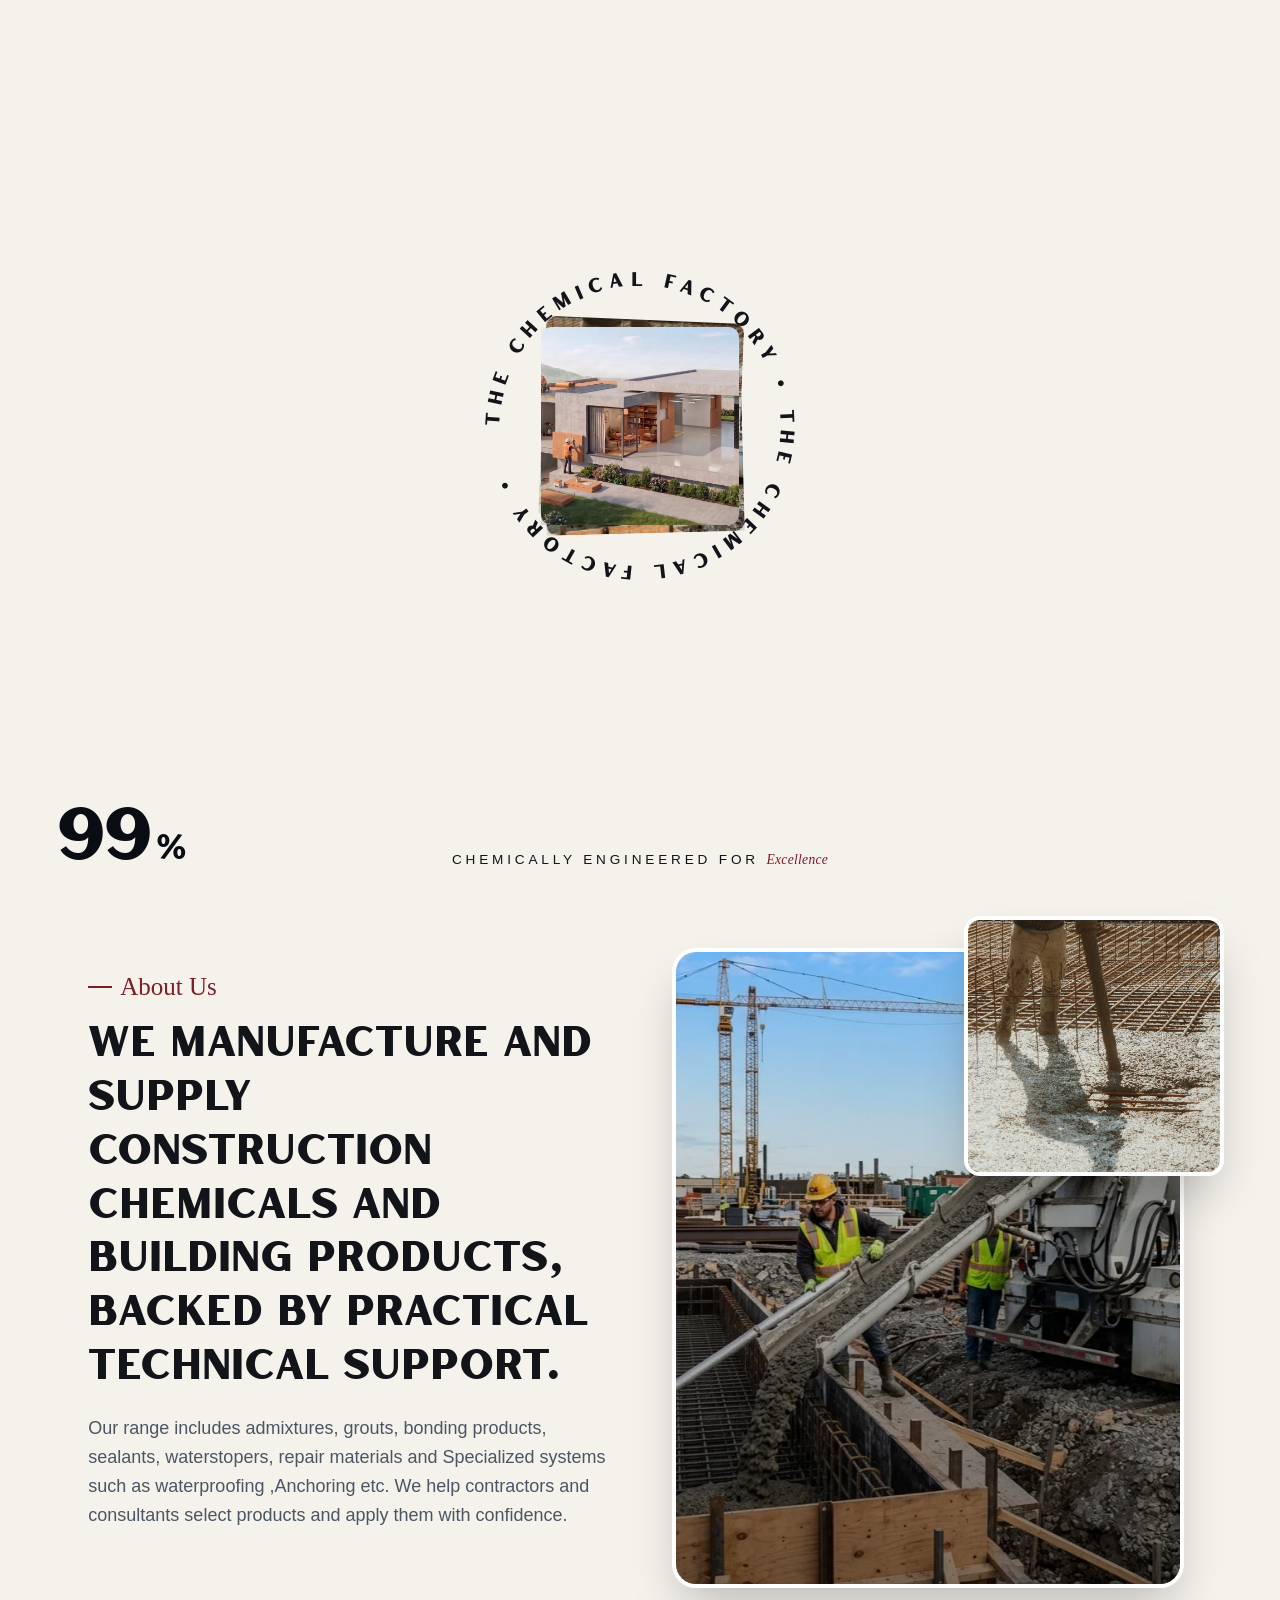
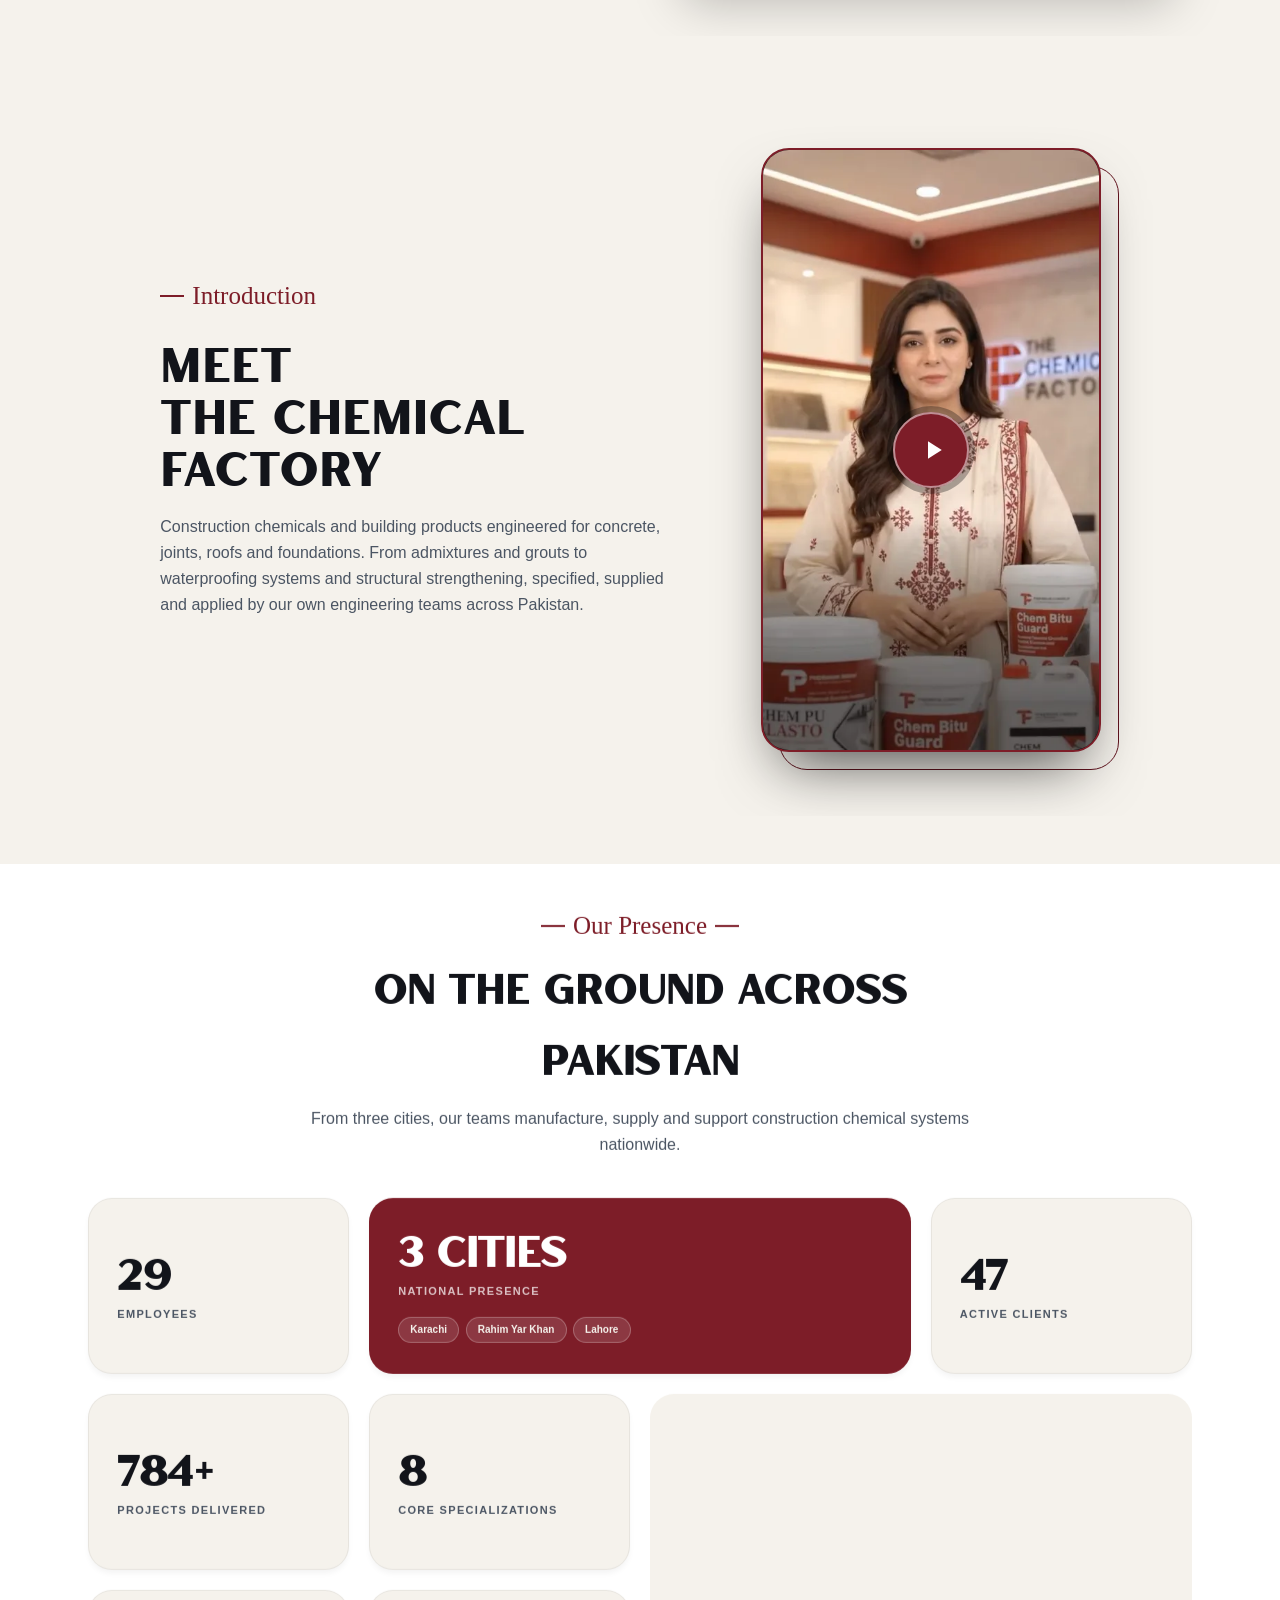
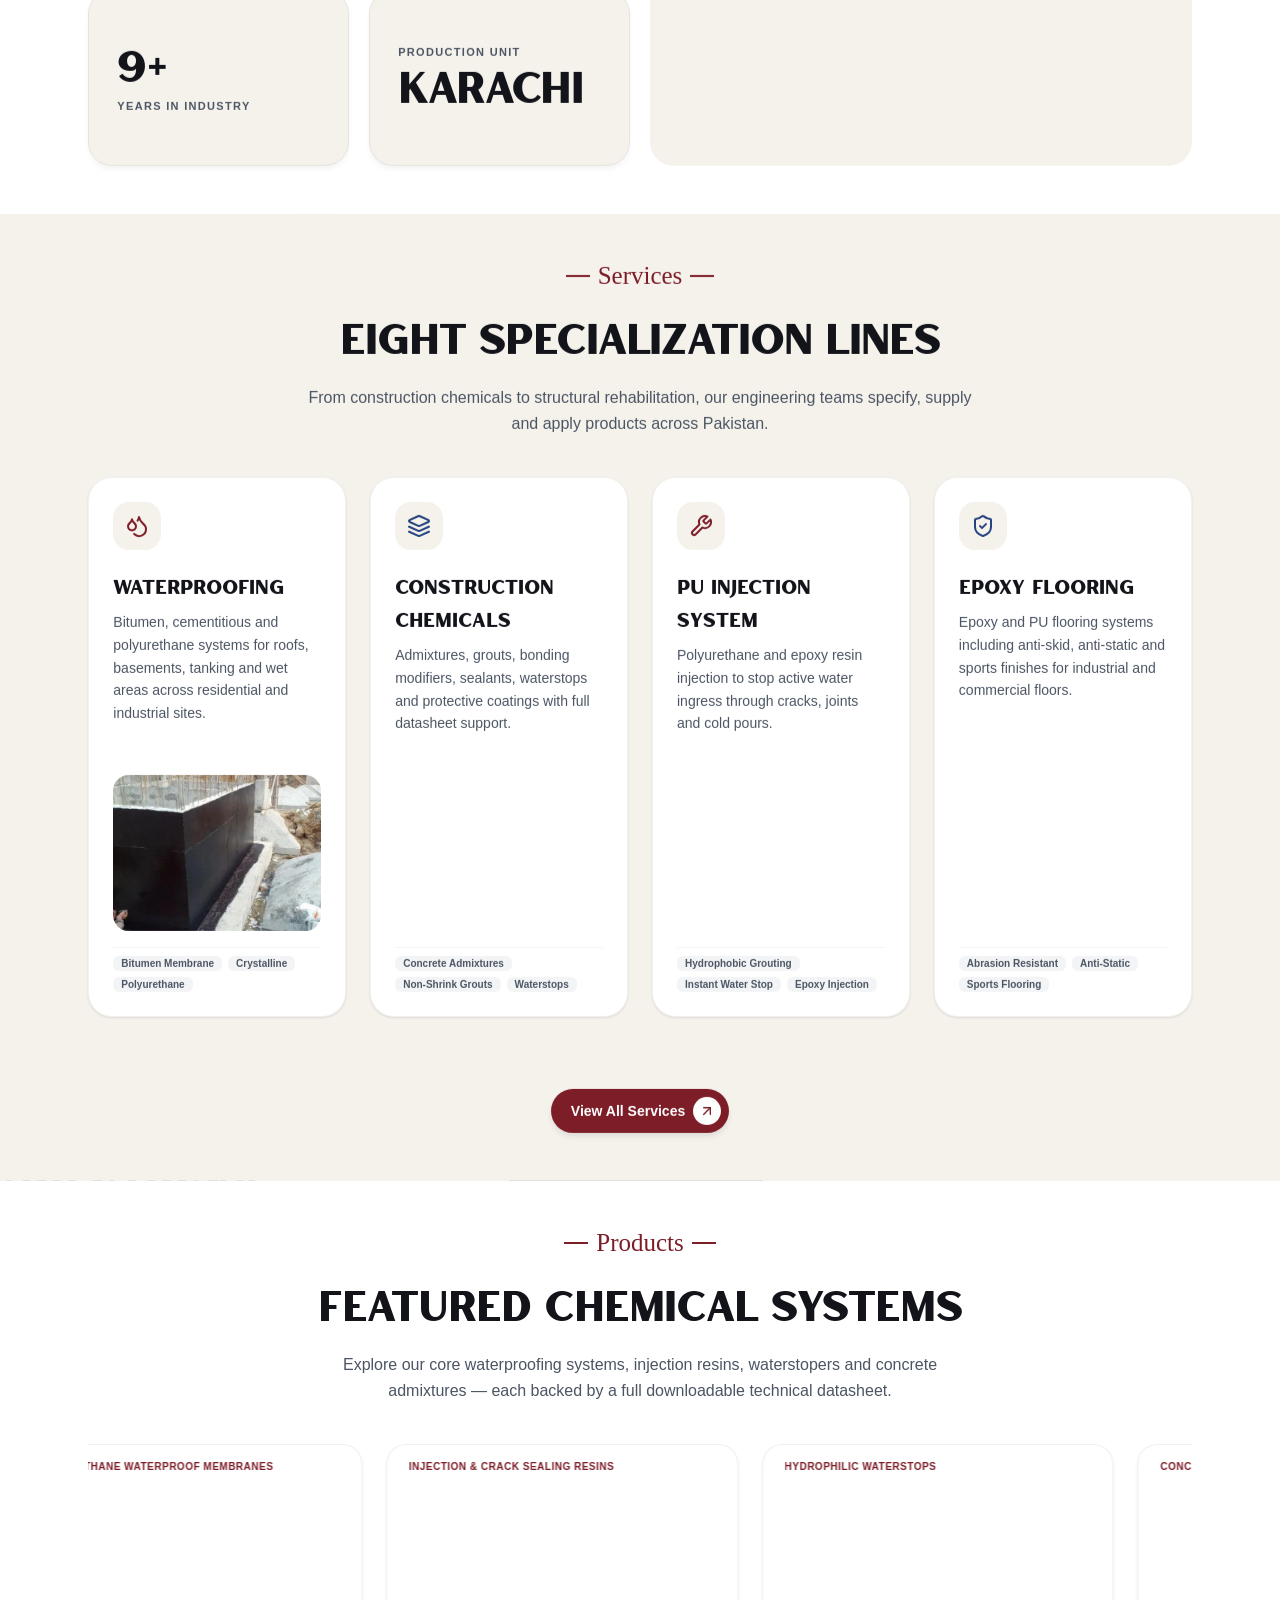
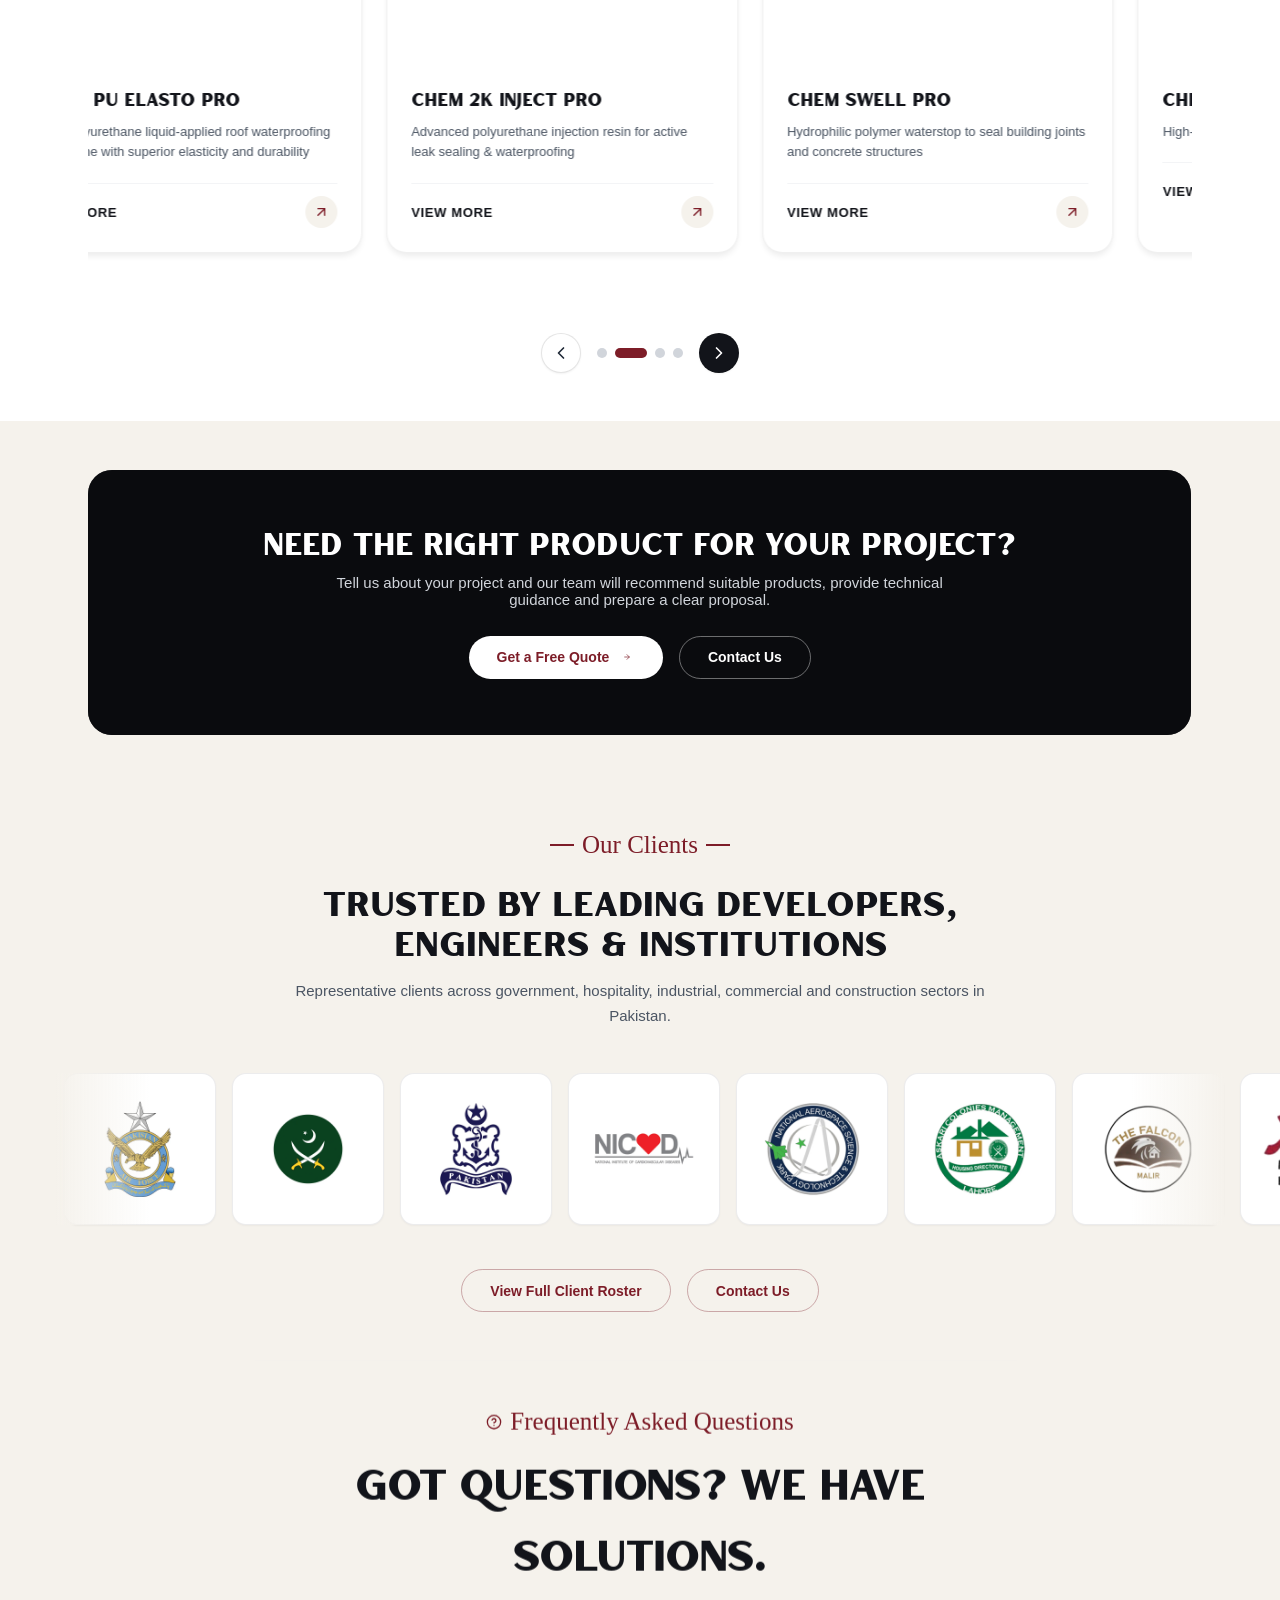
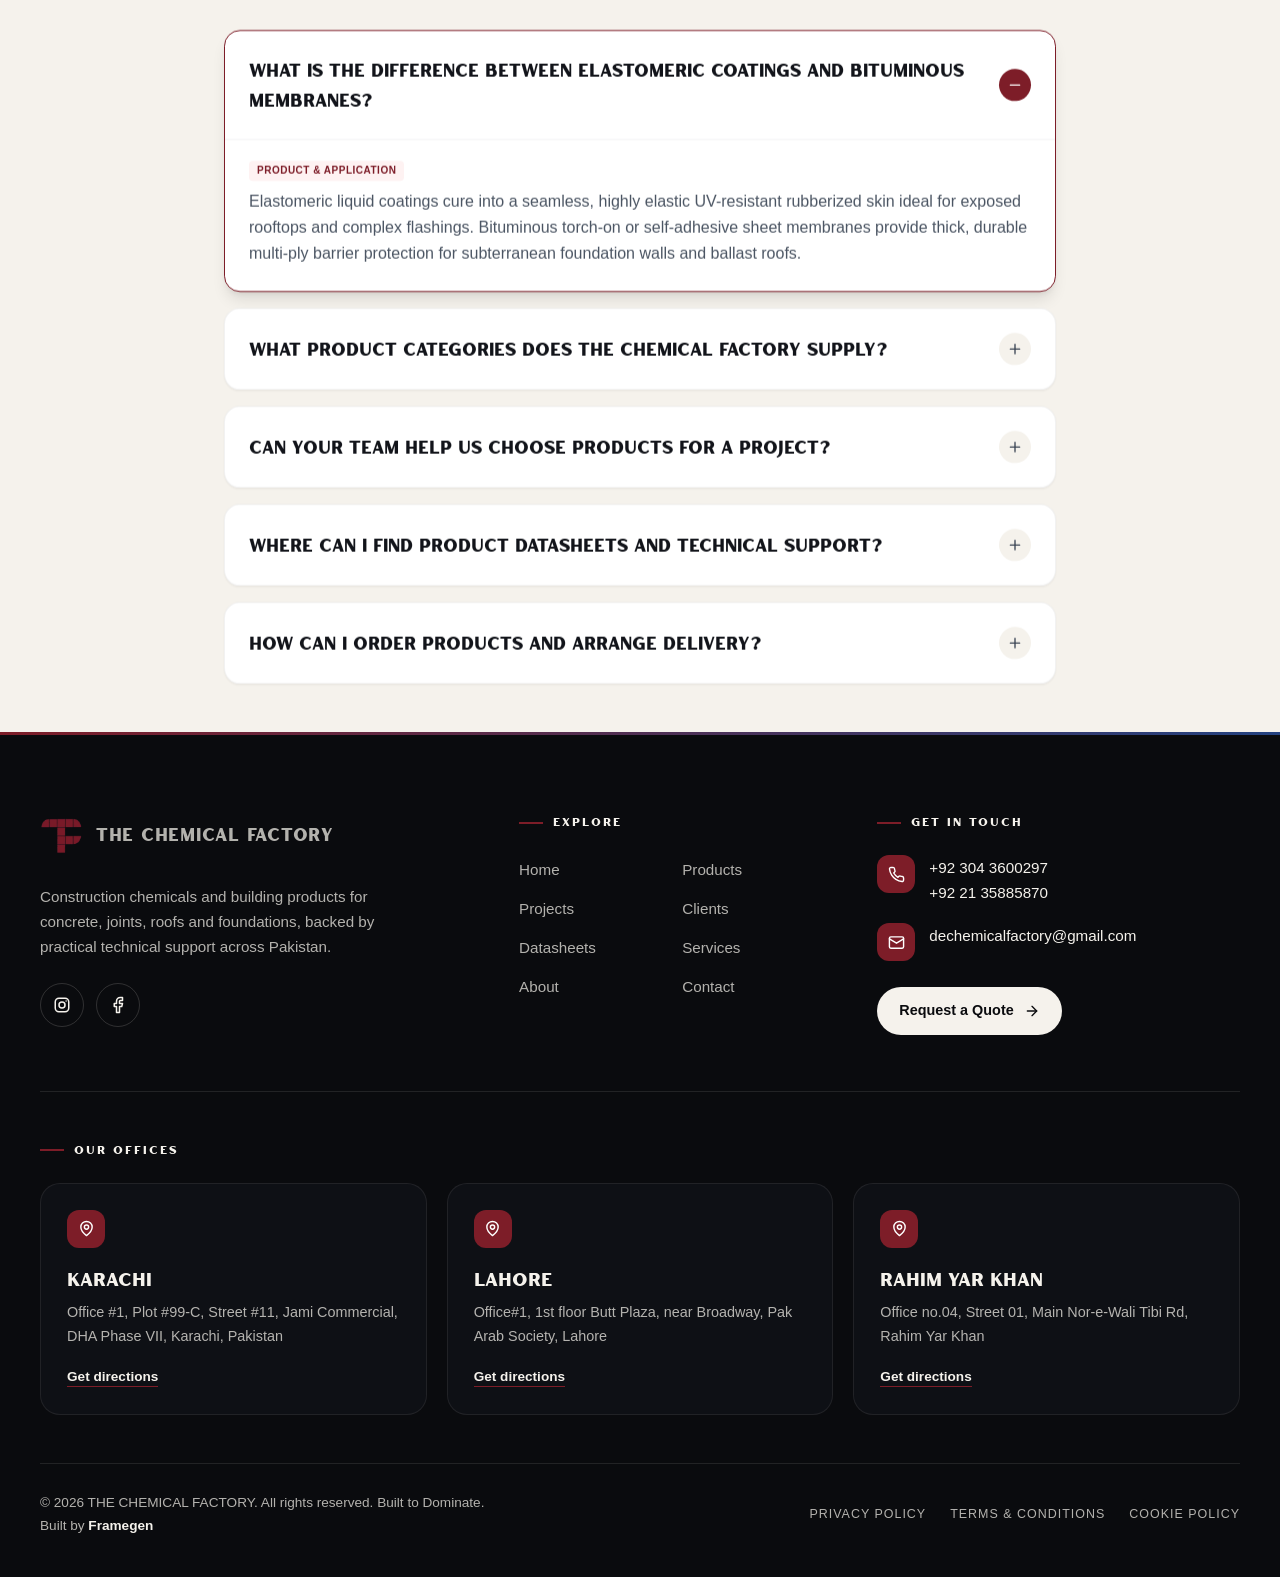
<file: index.html>
<!doctype html>
<html lang="en" class="scroll-smooth">
  <head>
    <meta charset="UTF-8" />
    <meta name="viewport" content="width=device-width, initial-scale=1.0" />
    <meta http-equiv="Content-Security-Policy" content="default-src 'self'; script-src 'self'; style-src 'self' 'unsafe-inline' https://fonts.googleapis.com; font-src 'self' https://fonts.gstatic.com; img-src 'self' data:; connect-src 'self'; frame-src https://www.google.com https://www.youtube-nocookie.com; object-src 'none'; base-uri 'self'; form-action 'self'" />
    <meta name="referrer" content="strict-origin-when-cross-origin" />
    <title>THE CHEMICAL FACTORY | Construction Chemicals &amp; Building Products</title>
      <!-- SEO (Phase 3.4) -->
      <meta name="description" content="The Chemical Factory manufactures and supplies construction chemicals and building products in Pakistan, with technical support for contractors and consultants. 9+ years of experience and 800+ projects delivered." />
      <meta name="robots" content="index, follow, max-image-preview:large" />
      <meta property="og:type" content="website" />
      <meta property="og:site_name" content="The Chemical Factory" />
      <meta property="og:title" content="THE CHEMICAL FACTORY | Construction Chemicals &amp; Building Products" />
      <meta property="og:description" content="The Chemical Factory manufactures and supplies construction chemicals and building products in Pakistan, with technical support for contractors and consultants. 9+ years of experience and 800+ projects delivered." />
      <meta property="og:image" content="https://the-chemical-factory.vercel.app/images/hero-banner.webp" />
      <meta property="og:image:alt" content="THE CHEMICAL FACTORY | Construction Chemicals &amp; Building Products" />
      <link rel="canonical" href="https://the-chemical-factory.vercel.app/" />
      <script type="application/ld+json">
      {
        "@context": "https://schema.org",
        "@type": "LocalBusiness",
        "name": "The Chemical Factory",
        "description": "The Chemical Factory manufactures and supplies construction chemicals and building products in Pakistan, with technical support for contractors and consultants.",
        "url": "https://the-chemical-factory.vercel.app/",
        "logo": "https://the-chemical-factory.vercel.app/images/logo.webp",
        "image": "https://the-chemical-factory.vercel.app/images/hero-banner.webp",
        "telephone": "+92 304 3600297",
        "address": {
          "@type": "PostalAddress",
          "addressCountry": "PK"
        },
        "openingHoursSpecification": {
          "@type": "OpeningHoursSpecification",
          "dayOfWeek": ["Monday","Tuesday","Wednesday","Thursday","Friday","Saturday"],
          "opens": "09:00",
          "closes": "18:00"
        },
        "sameAs": [
          "https://www.instagram.com/thechemicalfactory/",
          "https://www.facebook.com/p/The-Chemical-Factory-61568350412428/"
        ],
        "makesOffer": [
          {"@type": "Offer", "itemOffered": {"@type": "Service", "name": "Construction Chemicals"}},
          {"@type": "Offer", "itemOffered": {"@type": "Service", "name": "Waterproofing"}},
          {"@type": "Offer", "itemOffered": {"@type": "Service", "name": "PU Injection Systems"}},
          {"@type": "Offer", "itemOffered": {"@type": "Service", "name": "Heat Insulation"}},
          {"@type": "Offer", "itemOffered": {"@type": "Service", "name": "Epoxy Flooring"}},
          {"@type": "Offer", "itemOffered": {"@type": "Service", "name": "Building Rehabilitation"}},
          {"@type": "Offer", "itemOffered": {"@type": "Service", "name": "CFRP Strengthening"}},
          {"@type": "Offer", "itemOffered": {"@type": "Service", "name": "Steel Anchoring"}}
        ]
      }
      </script>
      <meta property="og:url" content="https://the-chemical-factory.vercel.app/" />
      <meta name="twitter:card" content="summary_large_image" />
      <meta name="twitter:title" content="THE CHEMICAL FACTORY | Construction Chemicals &amp; Building Products" />
      <meta name="twitter:description" content="The Chemical Factory manufactures and supplies construction chemicals and building products in Pakistan, with technical support for contractors and consultants. 9+ years of experience and 800+ projects delivered." />
      <meta name="twitter:image" content="https://the-chemical-factory.vercel.app/images/hero-banner.webp" />
    <link rel="stylesheet" href="css/styles.css">
    <link rel="stylesheet" href="css/icons-anim.css">
    <link rel="stylesheet" href="css/pages.css">
    <link rel="stylesheet" href="css/loader.css">
    <link rel="stylesheet" href="css/presence.css">
    <link rel="icon" type="image/webp" href="images/fav-log.webp" />
    <!-- Fullscreen loader must not flash when JS is off: hide it and let the page show. -->
    <noscript>
      <style>.tcf-loader{display:none !important;}</style>
    </noscript>
  </head>
  <body data-page="home">
    <!-- ============ FULLSCREEN LOADER ============
         Hidden by default; js/loader.js reveals it and drives the count.
         role=status + aria-live so AT announces "Loading"; the node is
         removed from the DOM (and the a11y tree) once the handoff ends. -->
    <div class="tcf-loader" id="tcf-loader" role="status" aria-live="polite" aria-label="Loading" hidden>
      <div class="tcf-loader__inner">
        <!-- 1. Rotating circular text -->
        <div class="tcf-loader__ring" aria-hidden="true">
          <svg class="tcf-loader__ring-svg" viewBox="0 0 200 200">
            <defs>
              <path id="tcfLoaderCircle" d="M100,100 m-78,0 a78,78 0 1,1 156,0 a78,78 0 1,1 -156,0" />
            </defs>
            <text class="tcf-loader__ring-text">
              <textPath href="#tcfLoaderCircle" xlink:href="#tcfLoaderCircle" startOffset="0%">THE CHEMICAL FACTORY &#8226; THE CHEMICAL FACTORY &#8226; </textPath>
            </text>
          </svg>
        </div>

        <!-- 2. Hand-stacked portrait cards -->
        <div class="tcf-loader__stack" aria-hidden="true"></div>
      </div>

      <!-- 3. Counter 0-100% (bottom left) -->
      <div class="tcf-loader__counter" aria-hidden="true">
        <span class="tcf-loader__num" id="tcf-loader-num">0</span><span class="tcf-loader__pct">%</span>
      </div>

      <!-- Tagline under the medallion -->
      <p class="tcf-loader__tagline" aria-hidden="true">
        Chemically Engineered for <em class="tcf-loader__tagline-accent">Excellence</em>
      </p>
    </div>

    <!-- Old brush-wipe preloader root removed: the fullscreen circular
         loader above is the only loading screen on the home page.
         (Other pages still inject their own via js/components.js.) -->
    <div id="nav-root"></div>

    <svg class="svg-defs" width="0" height="0" aria-hidden="true" focusable="false">
      <defs>
        <filter id="glass-noise" x="-10%" y="-10%" width="120%" height="120%" color-interpolation-filters="sRGB">
          <feTurbulence type="fractalNoise" baseFrequency="0.85" numOctaves="2" seed="7" result="grain" />
          <feColorMatrix in="grain" type="matrix" result="grain-x"
            values="1 0 0 0 0
                    0 0 0 0 0.5
                    0 0 0 0 0
                    0 0 0 0 1" />
          <feDisplacementMap in="SourceGraphic" in2="grain-x" scale="4" xChannelSelector="R" yChannelSelector="G" />
        </filter>
      </defs>
    </svg>

    <!-- ============ 1. HERO ============ -->
    <section id="home" class="hero">
      <div id="hero-bg" class="hero__bg">
        <div class="hero__slider">
          <div class="hero__slider-track">
            <div class="hero__slide">
              <picture>
                <source media="(max-width: 768px)" srcset="images/slider-hero-banner-mobile/heat-insulation.webp" />
                <img
                  src="images/slider-hero-banner/heat-insulation.webp"
                  alt="Foil-faced rigid heat insulation boards"
                  class="hero__bg-img" width="2752" height="1536" loading="eager" fetchpriority="high" decoding="async" />
              </picture>
            </div>
            <div class="hero__slide">
              <picture>
                <source media="(max-width: 768px)" srcset="images/slider-hero-banner-mobile/epoxy-flooring.webp" />
                <img
                  src="images/slider-hero-banner/epoxy-flooring.webp"
                  alt="Seamless epoxy terrazzo flooring installation"
                  class="hero__bg-img" width="2752" height="1536" loading="lazy" decoding="async" />
              </picture>
            </div>
            <div class="hero__slide">
              <picture>
                <source media="(max-width: 768px)" srcset="images/slider-hero-banner-mobile/cfrp-strength.webp" />
                <img
                  src="images/slider-hero-banner/cfrp-strength.webp"
                  alt="Carbon fibre fabric being applied for structural strengthening"
                  class="hero__bg-img" width="2752" height="1536" loading="lazy" decoding="async" />
              </picture>
            </div>
            <div class="hero__slide">
              <picture>
                <source media="(max-width: 768px)" srcset="images/slider-hero-banner-mobile/waterproofing.webp" />
                <img
                  src="images/slider-hero-banner/waterproofing.webp"
                  alt="Applying liquid waterproofing membrane to a roof deck"
                  class="hero__bg-img" width="2752" height="1536" loading="lazy" decoding="async" />
              </picture>
            </div>
          </div>
        </div>
        <div class="hero__bg-overlay"></div>
        <div class="hero__bg-fade"></div>
      </div>

      <div class="hero__watermark" data-hero>
        <span class="hero__watermark-text">The Chemical Factory</span>
      </div>

      <div class="hero__content">
        <div class="hero__row">
          <div class="hero__subtext" data-hero>
            <div class="hero__slide-copies">
              <p class="hero__slide-copy">Chemicals for concrete, joints, roofs and foundations.<br />Admixtures, grouts, sealants, insulation, repair and waterproofing.</p>
              <p class="hero__slide-copy">Seamless, heavy-duty epoxy and terrazzo floors engineered for chemical resistance, hygiene and long-term wear.</p>
              <p class="hero__slide-copy">Carbon fiber strengthening and chemical anchoring that restore structural capacity without demolition.</p>
              <p class="hero__slide-copy">Waterproofing systems for roofs, basements and tanks, supported by product guidance and site-specific technical advice.</p>
            </div>
            <div class="hero__slider-dots" role="group" aria-label="Choose hero slide">
              <button type="button" class="hero__slider-dot is-active" aria-label="Slide 1: Heat Insulation" aria-pressed="true"></button>
              <button type="button" class="hero__slider-dot" aria-label="Slide 2: Epoxy Flooring" aria-pressed="false"></button>
              <button type="button" class="hero__slider-dot" aria-label="Slide 3: CFRP Strengthening" aria-pressed="false"></button>
              <button type="button" class="hero__slider-dot" aria-label="Slide 4: Waterproofing" aria-pressed="false"></button>
            </div>
          </div>

          <div class="hero__right">
            <!-- <h1 data-hero>LET'S BUILD A</h1> -->
            <div class="hero__line2" data-hero>
              <button type="button" class="btn-hero-cta js-open-quote">
                <span>Get Started</span>
                <span class="btn-hero-cta__circle">
                  <svg viewBox="0 0 24 24" fill="none" stroke="currentColor" stroke-width="2.5" stroke-linecap="round" stroke-linejoin="round"><line x1="7" y1="17" x2="17" y2="7"/><polyline points="7 7 17 7 17 17"/></svg>
                </span>
              </button>
            </div>
          </div>
        </div>

        <!-- Temporarily hidden home hero service chips.
        <div class="hero__features" data-hero>
          <div class="feature">
            <div class="feature__icon feature__icon--blue">
              <svg viewBox="0 0 24 24" fill="none" stroke="currentColor" stroke-width="2" stroke-linecap="round" stroke-linejoin="round" class="feature__svg feature__svg--blue"><path d="M14 4v10.54a4 4 0 1 1-4 0V4a2 2 0 0 1 4 0Z"/></svg>
            </div>
            <div>
              <div class="feature__label">Heat Insulation</div>
              <div class="feature__value">Thermal &amp; Condensation Control</div>
              <div class="feature__short">Heat Insulation</div>
            </div>
          </div>

          <div class="feature">
            <div class="feature__icon feature__icon--emerald">
              <svg viewBox="0 0 24 24" fill="none" stroke="currentColor" stroke-width="2" stroke-linecap="round" stroke-linejoin="round" class="feature__svg feature__svg--emerald"><rect width="18" height="18" x="3" y="3" rx="2"/><path d="M3 9h18"/><path d="M9 21V9"/></svg>
            </div>
            <div>
              <div class="feature__label">Epoxy Flooring</div>
              <div class="feature__value">Heavy-Duty Industrial Floors</div>
              <div class="feature__short">Epoxy Flooring</div>
            </div>
          </div>

          <div class="feature">
            <div class="feature__icon feature__icon--white">
              <span class="feature__cf">CF</span>
            </div>
            <div>
              <div class="feature__label">Strengthening</div>
              <div class="feature__value">CFRP &amp; Chemical Anchoring</div>
              <div class="feature__short">CFRP &amp; Anchoring</div>
            </div>
          </div>

          <div class="feature">
            <div class="feature__icon feature__icon--burgundy">
              <svg viewBox="0 0 24 24" fill="none" stroke="currentColor" stroke-width="2" stroke-linecap="round" stroke-linejoin="round" class="feature__svg feature__svg--red"><path d="M12 22a7 7 0 0 0 7-7c0-2-1-3.9-3-5.5s-3.5-4-4-6.5c-.5 2.5-2 4.9-4 6.5C6 11.1 5 13 5 15a7 7 0 0 0 7 7z"/></svg>
            </div>
            <div>
              <div class="feature__label">Waterproofing</div>
              <div class="feature__value">100% Water Impermeable Systems</div>
              <div class="feature__short">Waterproofing</div>
            </div>
          </div>
        </div>
        -->
      </div>
    </section>

    <!-- ============ 2. ABOUT ============ -->
    <section id="about" class="section about" data-reveal>
      <div class="container">
        <div class="about__grid">
          <div class="about__left">
            <span class="section-label"><span class="section-label__rule"></span>About Us</span>
            <h2 class="about__heading">
              We manufacture and supply construction chemicals and building products, backed by practical technical support.
            </h2>
            <p class="about__text">
              Our range includes admixtures, grouts, bonding products, sealants, waterstopers, repair materials and Specialized systems such as waterproofing ,Anchoring etc. We help contractors and consultants select products and apply them with confidence.
            </p>
            <!-- <a href="about.html" class="btn-dark">
              <span>Learn More</span>
              <span class="btn-dark__circle">
                <svg viewBox="0 0 24 24" fill="none" stroke="currentColor" stroke-width="2" stroke-linecap="round" stroke-linejoin="round"><line x1="7" y1="17" x2="17" y2="7"/><polyline points="7 7 17 7 17 17"/></svg>
              </span>
            </a> -->
          </div>

          <div class="about__right">
            <div class="about__stack">
              <div class="about__img-main">
                <img
                  src="images/application.webp"
                  alt="Industrial Waterproofing Application" width="1200" height="801" loading="lazy" decoding="async" />
                <div class="about__img-main-overlay"></div>
              </div>

              <div id="about-parallax-card" class="about__img-secondary">
                <img
                  src="images/technician.webp"
                  alt="Roof Sealing Technician" width="1200" height="795" loading="lazy" decoding="async" />
              </div>
            </div>
          </div>
        </div>
      </div>
    </section>

    <!-- ============ INTRO VIDEO (portrait) ============ -->
<section id="intro" class="section ivid" data-reveal>
  <div class="container">
    <div class="ivid__panel">

      <!-- Text side -->
      <div class="ivid__copy">
        <span class="section-label"><span class="section-label__rule"></span>Introduction</span>
        <h2 class="ivid__title">Meet<br>The Chemical Factory</h2>
        <p class="ivid__text">
          Construction chemicals and building products engineered for concrete, joints, roofs and foundations. From admixtures and grouts to waterproofing systems and structural strengthening, specified, supplied and applied by our own engineering teams across Pakistan.
        </p>
      </div>

      <!-- Video side -->
      <div class="ivid__stage" id="ivid-stage">
        <div class="ivid__frame">
          <video id="ivid-video" playsinline preload="none" poster="images/intro-poster.webp" width="720" height="1280" aria-label="Introduction to The Chemical Factory">
            <source src="videos/intro.webm" type="video/webm">
            <source src="videos/intro.mp4" type="video/mp4">
          </video>

          <button type="button" class="ivid__play" id="ivid-play" aria-label="Play introduction video">
            <svg viewBox="0 0 24 24" fill="currentColor" aria-hidden="true"><path d="M8 5v14l11-7z"></path></svg>
          </button>

          <div class="ivid__bar">
            <button type="button" class="ivid__btn" id="ivid-toggle" aria-label="Pause video">
              <svg class="i-play" viewBox="0 0 24 24" fill="currentColor" aria-hidden="true"><path d="M8 5v14l11-7z"></path></svg>
              <svg class="i-pause" viewBox="0 0 24 24" fill="currentColor" aria-hidden="true"><path d="M6 5h4v14H6zM14 5h4v14h-4z"></path></svg>
            </button>
            <div class="ivid__progress" id="ivid-progress" role="slider" tabindex="0" aria-label="Video progress" aria-valuemin="0" aria-valuemax="100" aria-valuenow="0">
              <span class="ivid__fill" id="ivid-fill"></span>
            </div>
            <button type="button" class="ivid__btn" id="ivid-mute" aria-label="Mute video">
              <svg class="i-vol" viewBox="0 0 24 24" fill="none" stroke="currentColor" stroke-width="2" stroke-linecap="round" stroke-linejoin="round" aria-hidden="true"><path d="M11 5 6 9H2v6h4l5 4V5z" fill="currentColor"></path><path d="M15.5 8.5a5 5 0 0 1 0 7"></path><path d="M18.5 5.5a9 9 0 0 1 0 13"></path></svg>
              <svg class="i-muted" viewBox="0 0 24 24" fill="none" stroke="currentColor" stroke-width="2" stroke-linecap="round" stroke-linejoin="round" aria-hidden="true"><path d="M11 5 6 9H2v6h4l5 4V5z" fill="currentColor"></path><path d="m22 9-6 6"></path><path d="m16 9 6 6"></path></svg>
            </button>
          </div>
        </div>

      </div>
    </div>
  </div>
</section>

    <!-- ============ 2b. PRESENCE ============ -->
    <section id="presence" class="section presence" data-reveal>
      <div class="container">
        <div class="services__header">
          <span class="section-label section-label--centered"><span class="section-label__rule"></span>Our Presence<span class="section-label__rule"></span></span>
          <h2 class="services__title">On the Ground Across Pakistan</h2>
          <p class="services__sub">
            From three cities, our teams manufacture, supply and support construction chemical systems nationwide.
          </p>
        </div>

        <div class="presence__layout">
          <div class="presence__card">
            <span class="presence__num" data-count="30">30</span>
            <span class="presence__label">Employees</span>
          </div>

          <div class="presence__card presence__card--highlight">
            <span class="presence__num" data-count="3" data-suffix=" Cities">3 Cities</span>
            <span class="presence__label">National Presence</span>
            <div class="presence__pills">
              <span class="presence__pill">Karachi</span>
              <span class="presence__pill">Rahim Yar Khan</span>
              <span class="presence__pill">Lahore</span>
            </div>
          </div>

          <div class="presence__card">
            <span class="presence__num" data-count="48">48</span>
            <span class="presence__label">Active Clients</span>
          </div>

          <div class="presence__card">
            <span class="presence__num" data-count="800" data-suffix="+">800+</span>
            <span class="presence__label">Projects Delivered</span>
          </div>

          <div class="presence__card">
            <span class="presence__num" data-count="8">8</span>
            <span class="presence__label">Core Specializations</span>
          </div>

          <div class="presence__card">
            <span class="presence__num" data-count="9" data-suffix="+">9+</span>
            <span class="presence__label">Years in Industry</span>
          </div>

          <div class="presence__card presence__card--text">
            <span class="presence__label">Production Unit</span>
            <span class="presence__sub">Karachi</span>
          </div>

          <div class="presence__map-visual">
            <img src="images/Map_of_Pakistan.webp" alt="Map of Pakistan highlighting our presence in Karachi, Rahim Yar Khan and Lahore" width="2752" height="1536" loading="lazy" decoding="async" />
          </div>
        </div>
      </div>
    </section>

    <!-- ============ 3. SELECTED PROJECTS (bento) ============
         Commented out for now. Remove this outer comment wrapper to restore the section.
    <section id="projects" class="section projects" data-reveal>
      <div class="container">
        <div class="projects__header">
          <div>
            <span class="section-label"><span class="section-label__rule"></span>Selected Projects</span>
            <h2 class="projects__title">Selected Projects</h2>
          </div>

          <div class="projects__header-right">
            <p>
              A selection of projects demonstrating our construction chemicals and building products across commercial, industrial and residential work.
            </p>
            <a href="projects.html" class="btn-burgundy">
              <span>Explore All Projects</span>
              <span class="btn-burgundy__circle">
                <svg viewBox="0 0 24 24" fill="none" stroke="currentColor" stroke-width="2" stroke-linecap="round" stroke-linejoin="round"><line x1="7" y1="17" x2="17" y2="7"/><polyline points="7 7 17 7 17 17"/></svg>
              </span>
            </a>
          </div>
        </div>

        <div class="projects__grid" id="projects-grid">
          <div class="project-card" data-category="Basement & Tanking" data-index="0">
            <img src="projects/WhatsApp%20Image%202026-10-05%20at%209.49.48%20PM.webp" alt="Commercial Office Foundation Tanking" width="500" height="475" loading="lazy" decoding="async" />
            <div class="project-card__top">
              <span class="project-card__eye">
                <svg viewBox="0 0 24 24" fill="none" stroke="currentColor" stroke-width="2" stroke-linecap="round" stroke-linejoin="round"><path d="M2 12s3-7 10-7 10 7 10 7-3 7-10 7-10-7-10-7Z"/><circle cx="12" cy="12" r="3"/></svg>
              </span>
            </div>
            <div class="project-card__bottom">
              <span class="project-card__cat">Basement &amp; Tanking</span>
              <h3 class="project-card__title">Commercial Office Foundation Tanking</h3>
              <p class="project-card__loc">Metropolitan Financial District</p>
            </div>
          </div>

          <div class="project-card" data-category="Below-Grade Structures" data-index="1">
            <img src="projects/WhatsApp%20Image%202026-10-05%20at%209.50.26%20PM.webp" alt="Residential Foundation &amp; Lift Pit Waterproofing" width="1080" height="768" loading="lazy" decoding="async" />
            <div class="project-card__top">
              <span class="project-card__eye">
                <svg viewBox="0 0 24 24" fill="none" stroke="currentColor" stroke-width="2" stroke-linecap="round" stroke-linejoin="round"><path d="M2 12s3-7 10-7 10 7 10 7-3 7-10 7-10-7-10-7Z"/><circle cx="12" cy="12" r="3"/></svg>
              </span>
            </div>
            <div class="project-card__bottom">
              <span class="project-card__cat">Below-Grade Structures</span>
              <h3 class="project-card__title">Residential Foundation &amp; Lift Pit Waterproofing</h3>
              <p class="project-card__loc">Green Valley Estates</p>
            </div>
          </div>

          <div class="project-card" data-category="Retaining Walls" data-index="2">
            <img src="projects/WhatsApp%20Image%202026-10-05%20at%209.50.28%20PM.webp" alt="Underground Retaining Wall Waterproofing" width="1280" height="720" loading="lazy" decoding="async" />
            <div class="project-card__top">
              <span class="project-card__eye">
                <svg viewBox="0 0 24 24" fill="none" stroke="currentColor" stroke-width="2" stroke-linecap="round" stroke-linejoin="round"><path d="M2 12s3-7 10-7 10 7 10 7-3 7-10 7-10-7-10-7Z"/><circle cx="12" cy="12" r="3"/></svg>
              </span>
            </div>
            <div class="project-card__bottom">
              <span class="project-card__cat">Retaining Walls</span>
              <h3 class="project-card__title">Underground Retaining Wall Waterproofing</h3>
              <p class="project-card__loc">Coastal Crest Villas</p>
            </div>
          </div>

          <div class="project-card" data-category="Epoxy Flooring" data-index="3">
            <img src="projects/WhatsApp%20Image%202026-10-05%20at%209.49.47%20PM.webp" alt="Apartment Complex Corridor Epoxy Flooring" width="1080" height="772" loading="lazy" decoding="async" />
            <div class="project-card__top">
              <span class="project-card__eye">
                <svg viewBox="0 0 24 24" fill="none" stroke="currentColor" stroke-width="2" stroke-linecap="round" stroke-linejoin="round"><path d="M2 12s3-7 10-7 10 7 10 7-3 7-10 7-10-7-10-7Z"/><circle cx="12" cy="12" r="3"/></svg>
              </span>
            </div>
            <div class="project-card__bottom">
              <span class="project-card__cat">Epoxy Flooring</span>
              <h3 class="project-card__title">Apartment Complex Corridor Epoxy Flooring</h3>
              <p class="project-card__loc">Riverside Towers</p>
            </div>
          </div>

          <div class="project-card" data-category="Industrial" data-index="4">
            <img src="projects/WhatsApp%20Image%202026-10-05%20at%209.50.27%20PM.webp" alt="Industrial Warehouse Polyurea Coating" width="720" height="1280" loading="lazy" decoding="async" />
            <div class="project-card__top">
              <span class="project-card__eye">
                <svg viewBox="0 0 24 24" fill="none" stroke="currentColor" stroke-width="2" stroke-linecap="round" stroke-linejoin="round"><path d="M2 12s3-7 10-7 10 7 10 7-3 7-10 7-10-7-10-7Z"/><circle cx="12" cy="12" r="3"/></svg>
              </span>
            </div>
            <div class="project-card__bottom">
              <span class="project-card__cat">Industrial</span>
              <h3 class="project-card__title">Industrial Warehouse Polyurea Coating</h3>
              <p class="project-card__loc">Logistics Hub North</p>
            </div>
          </div>

          <div class="project-card" data-category="Terrace & Roof" data-index="5">
            <img src="projects/WhatsApp%20Image%202026-10-05%20at%209.50.07%20PM.webp" alt="Storm Damage Flat Roof Restoration" width="2560" height="1440" loading="lazy" decoding="async" />
            <div class="project-card__top">
              <span class="project-card__eye">
                <svg viewBox="0 0 24 24" fill="none" stroke="currentColor" stroke-width="2" stroke-linecap="round" stroke-linejoin="round"><path d="M2 12s3-7 10-7 10 7 10 7-3 7-10 7-10-7-10-7Z"/><circle cx="12" cy="12" r="3"/></svg>
              </span>
            </div>
            <div class="project-card__bottom">
              <span class="project-card__cat">Terrace &amp; Roof</span>
              <h3 class="project-card__title">Storm Damage Flat Roof Restoration</h3>
              <p class="project-card__loc">Harbor Commercial Center</p>
            </div>
          </div>
        </div>
      </div>

      Project Lightbox Modal
      <div id="project-modal" class="lightbox" aria-hidden="true">
        <div class="lightbox__panel">
          <button type="button" class="lightbox__close js-close-project" aria-label="Close project details">
            <svg viewBox="0 0 24 24" fill="none" stroke="currentColor" stroke-width="2" stroke-linecap="round" stroke-linejoin="round"><path d="M18 6 6 18"/><path d="m6 6 12 12"/></svg>
          </button>
          <div class="lightbox__imgwrap">
            <img id="project-modal-img" src="" alt="" decoding="async" />
            <div class="lightbox__img-overlay"></div>
            <div class="lightbox__img-caption">
              <span id="project-modal-cat" class="lightbox__pill"></span>
              <h3 id="project-modal-title" class="lightbox__title"></h3>
            </div>
          </div>
          <div class="lightbox__body">
            <div>
              <span class="lightbox__eyebrow">Location</span>
              <p id="project-modal-location" class="lightbox__value"></p>
            </div>
            <div>
              <span class="lightbox__eyebrow">Project Overview</span>
              <p id="project-modal-desc" class="lightbox__desc"></p>
            </div>
            <div class="lightbox__spec">
              <span class="lightbox__eyebrow lightbox__eyebrow--burgundy">System Specification</span>
              <p id="project-modal-system" class="lightbox__spec-value"></p>
            </div>
            <div class="lightbox__footer">
              <button type="button" class="btn-close-details js-close-project">Close Details</button>
            </div>
          </div>
        </div>
      </div>
    </section>
    -->

    <!-- ============ 4. SERVICES (carousel) ============ -->
    <section id="services" class="section services" data-reveal>
      <div class="container">
        <div class="services__header">
          <span class="section-label section-label--centered"><span class="section-label__rule"></span>Services<span class="section-label__rule"></span></span>
          <h2 class="services__title">Eight Specialization Lines</h2>
          <p class="services__sub">
            From construction chemicals to structural rehabilitation, our engineering teams specify, supply and apply products across Pakistan.
          </p>
        </div>

        <div class="services__grid">
            <div class="service-card" data-index="0">
            <div>
              <div class="service-card__icon">
                <svg viewBox="0 0 24 24" fill="none" stroke="currentColor" stroke-width="2" stroke-linecap="round" stroke-linejoin="round" class="icon-burgundy"><path d="M7 16.3c2.2 0 4-1.83 4-4.05 0-1.16-.57-2.26-1.71-3.19S7.29 6.75 7 5.3c-.29 1.45-1.14 2.84-2.29 3.76S3 11.1 3 12.25c0 2.22 1.8 4.05 4 4.05z"/><path d="M12.56 6.6A10.97 10.97 0 0 0 14 3.02c.5 2.5 2 4.9 4 6.5s3 3.5 3 5.5a6.98 6.98 0 0 1-11.91 4.97"/></svg>
              </div>
              <h3 class="service-card__title">Waterproofing</h3>
              <p class="service-card__desc">Bitumen, cementitious and polyurethane systems for roofs, basements, tanking and wet areas across residential and industrial sites.</p>
            </div>
            <div>
              <div class="service-card__img">
                <img src="projects/WhatsApp%20Image%202026-10-05%20at%209.49.48%20PM.webp" alt="Waterproofing systems" width="500" height="475" loading="lazy" decoding="async" />
              </div>
              <div class="service-card__tags">
                <span class="service-tag">Bitumen Membrane</span>
                <span class="service-tag">Crystalline</span>
                <span class="service-tag">Polyurethane</span>
              </div>
            </div>
          </div>

          <div class="service-card" data-index="1">
            <div>
              <div class="service-card__icon">
                <svg viewBox="0 0 24 24" fill="none" stroke="currentColor" stroke-width="2" stroke-linecap="round" stroke-linejoin="round" class="icon-blue"><path d="m12.83 2.18a2 2 0 0 0-1.66 0L2.6 6.08a1 1 0 0 0 0 1.83l8.58 3.91a2 2 0 0 0 1.66 0l8.58-3.9a1 1 0 0 0 0-1.83Z"/><path d="m22 17.65-9.17 4.16a2 2 0 0 1-1.66 0L2 17.65"/><path d="m22 12.65-9.17 4.16a2 2 0 0 1-1.66 0L2 12.65"/></svg>
              </div>
              <h3 class="service-card__title">Construction Chemicals</h3>
              <p class="service-card__desc">Admixtures, grouts, bonding modifiers, sealants, waterstops and protective coatings with full datasheet support.</p>
            </div>
            <div>
              <div class="service-card__img">
                <img src="images/construction_chemicals.webp" alt="Construction chemicals" width="1080" height="768" loading="lazy" decoding="async" />
              </div>
              <div class="service-card__tags">
                <span class="service-tag">Concrete Admixtures</span>
                <span class="service-tag">Non-Shrink Grouts</span>
                <span class="service-tag">Waterstops</span>
              </div>
            </div>
          </div>

          <div class="service-card" data-index="2">
            <div>
              <div class="service-card__icon">
                <svg viewBox="0 0 24 24" fill="none" stroke="currentColor" stroke-width="2" stroke-linecap="round" stroke-linejoin="round" class="icon-burgundy"><path d="M14.7 6.3a1 1 0 0 0 0 1.4l1.6 1.6a1 1 0 0 0 1.4 0l3.77-3.77a6 6 0 0 1-7.94 7.94l-6.91 6.91a2.12 2.12 0 0 1-3-3l6.91-6.91a6 6 0 0 1 7.94-7.94l-3.76 3.76z"/></svg>
              </div>
              <h3 class="service-card__title">PU Injection System</h3>
              <p class="service-card__desc">Polyurethane and epoxy resin injection to stop active water ingress through cracks, joints and cold pours.</p>
            </div>
            <div>
              <div class="service-card__img">
                <img src="images/PU%20Injection%20System.webp" alt="PU injection system" width="892" height="714" loading="lazy" decoding="async" />
              </div>
              <div class="service-card__tags">
                <span class="service-tag">Hydrophobic Grouting</span>
                <span class="service-tag">Instant Water Stop</span>
                <span class="service-tag">Epoxy Injection</span>
              </div>
            </div>
          </div>

          <div class="service-card" data-index="3">
            <div>
              <div class="service-card__icon">
                <svg viewBox="0 0 24 24" fill="none" stroke="currentColor" stroke-width="2" stroke-linecap="round" stroke-linejoin="round" class="icon-blue"><path d="M20 13c0 5-3.5 7.5-7.66 8.95a1 1 0 0 1-.67-.01C7.5 20.5 4 18 4 13V6a1 1 0 0 1 1-1c2 0 4.5-1.2 6.24-2.72a1.17 1.17 0 0 1 1.52 0C14.51 3.81 17 5 19 5a1 1 0 0 1 1 1z"/><path d="m9 12 2 2 4-4"/></svg>
              </div>
              <h3 class="service-card__title">Epoxy Flooring</h3>
              <p class="service-card__desc">Epoxy and PU flooring systems including anti-skid, anti-static and sports finishes for industrial and commercial floors.</p>
            </div>
            <div>
              <div class="service-card__img">
                <img src="projects/WhatsApp%20Image%202026-10-05%20at%209.50.27%20PM.webp" alt="Epoxy flooring system" width="720" height="1280" loading="lazy" decoding="async" />
              </div>
              <div class="service-card__tags">
                <span class="service-tag">Abrasion Resistant</span>
                <span class="service-tag">Anti-Static</span>
                <span class="service-tag">Sports Flooring</span>
              </div>
            </div>
          </div>
        </div>

        <div class="services__cta">
          <a href="services.html" class="btn-burgundy">
            <span>View All Services</span>
            <span class="btn-burgundy__circle">
              <svg viewBox="0 0 24 24" fill="none" stroke="currentColor" stroke-width="2" stroke-linecap="round" stroke-linejoin="round"><line x1="7" y1="17" x2="17" y2="7"/><polyline points="7 7 17 7 17 17"/></svg>
            </span>
          </a>
        </div>
      </div>
    </section>

    <!-- ============ 4b. FEATURED PRODUCTS (slider) ============ -->
    <section id="products" class="section products-slider" data-reveal>
      <div class="container">
        <div class="services__header">
          <span class="section-label section-label--centered"><span class="section-label__rule"></span>Products<span class="section-label__rule"></span></span>
          <h2 class="services__title">Featured Chemical Systems</h2>
          <p class="services__sub">
            Explore our core waterproofing systems, injection resins, waterstopers and concrete admixtures
            &mdash; each backed by a full downloadable technical datasheet.
          </p>
        </div>

        <div class="products-slider__grid">
          <div class="products-slider__track">
            <div class="product-card" data-index="0">
              <a class="product-card__img" href="product-detail.html?id=chem-pu-elasto-pro" aria-label="View CHEM PU ELASTO PRO">
                <img src="products/Chem-PU-Elasto-pro.webp" alt="CHEM PU ELASTO PRO" loading="lazy" width="1600" height="1000" decoding="async" />
                <span class="product-card__cat">Polyurethane Waterproof Membranes</span>
              </a>
              <div class="product-card__body">
                <h3 class="product-card__name">CHEM PU ELASTO PRO</h3>
                <p class="product-card__spec">Pure polyurethane liquid-applied roof waterproofing membrane with superior elasticity and durability</p>
                <div class="product-card__foot">
                  <a href="product-detail.html?id=chem-pu-elasto-pro" class="product-card__more"><span class="product-card__more-text">View More</span><span class="product-card__more-arrow">
                    <svg viewBox="0 0 24 24" fill="none" stroke="currentColor" stroke-width="2" stroke-linecap="round" stroke-linejoin="round"><line x1="7" y1="17" x2="17" y2="7"/><polyline points="7 7 17 7 17 17"/></svg>
                  </span></a>
                </div>
              </div>
            </div>

            <div class="product-card" data-index="1">
              <a class="product-card__img" href="product-detail.html?id=chem-2k-inject-pro" aria-label="View CHEM 2K INJECT PRO">
                <img src="products/Chem-2k-Inject-Pro.webp" alt="CHEM 2K INJECT PRO" loading="lazy" width="1600" height="1000" decoding="async" />
                <span class="product-card__cat">Injection &amp; Crack Sealing Resins</span>
              </a>
              <div class="product-card__body">
                <h3 class="product-card__name">CHEM 2K INJECT PRO</h3>
                <p class="product-card__spec">Advanced polyurethane injection resin for active leak sealing &amp; waterproofing</p>
                <div class="product-card__foot">
                  <a href="product-detail.html?id=chem-2k-inject-pro" class="product-card__more"><span class="product-card__more-text">View More</span><span class="product-card__more-arrow">
                    <svg viewBox="0 0 24 24" fill="none" stroke="currentColor" stroke-width="2" stroke-linecap="round" stroke-linejoin="round"><line x1="7" y1="17" x2="17" y2="7"/><polyline points="7 7 17 7 17 17"/></svg>
                  </span></a>
                </div>
              </div>
            </div>

            <div class="product-card" data-index="2">
              <a class="product-card__img" href="product-detail.html?id=chem-swell-pro" aria-label="View CHEM SWELL PRO">
                <img src="products/Chem-Swell-Pro.webp" alt="CHEM SWELL PRO" loading="lazy" width="1224" height="864" decoding="async" />
                <span class="product-card__cat">Hydrophilic Waterstops</span>
              </a>
              <div class="product-card__body">
                <h3 class="product-card__name">CHEM SWELL PRO</h3>
                <p class="product-card__spec">Hydrophilic polymer waterstop to seal building joints and concrete structures</p>
                <div class="product-card__foot">
                  <a href="product-detail.html?id=chem-swell-pro" class="product-card__more"><span class="product-card__more-text">View More</span><span class="product-card__more-arrow">
                    <svg viewBox="0 0 24 24" fill="none" stroke="currentColor" stroke-width="2" stroke-linecap="round" stroke-linejoin="round"><line x1="7" y1="17" x2="17" y2="7"/><polyline points="7 7 17 7 17 17"/></svg>
                  </span></a>
                </div>
              </div>
            </div>

            <div class="product-card" data-index="3">
              <a class="product-card__img" href="product-detail.html?id=chemadd-sp-pro" aria-label="View CHEMADD SP PRO">
                <img src="products/ChemAdd-SP-Pro.webp" alt="CHEMADD SP PRO" loading="lazy" width="1600" height="1000" decoding="async" />
                <span class="product-card__cat">Concrete Admixtures</span>
              </a>
              <div class="product-card__body">
                <h3 class="product-card__name">CHEMADD SP PRO</h3>
                <p class="product-card__spec">High-range water-reducing superplasticizer (HRWR)</p>
                <div class="product-card__foot">
                  <a href="product-detail.html?id=chemadd-sp-pro" class="product-card__more"><span class="product-card__more-text">View More</span><span class="product-card__more-arrow">
                    <svg viewBox="0 0 24 24" fill="none" stroke="currentColor" stroke-width="2" stroke-linecap="round" stroke-linejoin="round"><line x1="7" y1="17" x2="17" y2="7"/><polyline points="7 7 17 7 17 17"/></svg>
                  </span></a>
                </div>
              </div>
            </div>
          </div>
        </div>

        <div class="services__nav">
          <button type="button" id="products-prev" class="services__arrow" aria-label="Previous products">
            <svg viewBox="0 0 24 24" fill="none" stroke="currentColor" stroke-width="2" stroke-linecap="round" stroke-linejoin="round"><path d="m15 18-6-6 6-6"/></svg>
          </button>
          <div class="services__dots">
            <button type="button" class="products-slider__dot is-active" data-index="0" aria-label="Go to product slide 1"></button>
            <button type="button" class="products-slider__dot" data-index="1" aria-label="Go to product slide 2"></button>
            <button type="button" class="products-slider__dot" data-index="2" aria-label="Go to product slide 3"></button>
            <button type="button" class="products-slider__dot" data-index="3" aria-label="Go to product slide 4"></button>
          </div>
          <button type="button" id="products-next" class="services__arrow services__arrow--dark" aria-label="Next products">
            <svg viewBox="0 0 24 24" fill="none" stroke="currentColor" stroke-width="2" stroke-linecap="round" stroke-linejoin="round"><path d="m9 18 6-6-6-6"/></svg>
          </button>
        </div>
      </div>
    </section>

    <!-- ============ 4c. CTA BAND ============ -->
    <section class="page-section">
      <div class="container">
        <div class="cta-band" data-reveal>
          <div class="cta-band__bg"></div>
          <div class="cta-band__box">
            <h2 class="cta-band__title">Need the Right Product for Your Project?</h2>
            <p class="cta-band__sub">
              Tell us about your project and our team will recommend suitable products, provide technical guidance and prepare a clear proposal.
            </p>
            <div class="cta-band__actions">
              <button type="button" class="btn-white js-open-quote"><span>Get a Free Quote</span><span data-icon="arrow-right"></span></button>
              <a href="contact.html" class="btn-outline">Contact Us</a>
            </div>
          </div>
        </div>
      </div>
    </section>

    <!-- ============ 5. WHY CHOOSE US [BENEFITS] ============
    <section class="why" data-reveal>
      <div class="container">
        <div class="why__box">
          <div class="why__glow"></div>

          <div class="why__grid">
            <div class="why__left">
              <span class="section-label section-label--dark"><span class="section-label__rule"></span>Benefits</span>
              <h2 class="why__heading">Let's create a <em class="heading-accent">seal</em> that really holds up!</h2>

              <div class="why__worker">
                <img
                  src="images/technician.webp"
                  alt="Chemical Engineer" width="1200" height="795" loading="lazy" decoding="async" />
                <p>
                  We aim to be your top choice by prioritizing chemical purity, engineering honesty, and total leak prevention.
                </p>
              </div>

              <button type="button" class="btn-white-cta js-open-quote">
                <span>Let's Talk to Us</span>
                <span class="btn-white-cta__circle">
                  <svg viewBox="0 0 24 24" fill="none" stroke="currentColor" stroke-width="2" stroke-linecap="round" stroke-linejoin="round"><line x1="7" y1="17" x2="17" y2="7"/><polyline points="7 7 17 7 17 17"/></svg>
                </span>
              </button>
            </div>

            <div class="why__features">
              <div class="why__feature">
                <div class="why__feature-icon">
                  <svg viewBox="0 0 24 24" fill="none" stroke="currentColor" stroke-width="2" stroke-linecap="round" stroke-linejoin="round" class="why__svg why__svg--red"><path d="M20 13c0 5-3.5 7.5-7.66 8.95a1 1 0 0 1-.67-.01C7.5 20.5 4 18 4 13V6a1 1 0 0 1 1-1c2 0 4.5-1.2 6.24-2.72a1.17 1.17 0 0 1 1.52 0C14.51 3.81 17 5 19 5a1 1 0 0 1 1 1z"/><path d="m9 12 2 2 4-4"/></svg>
                </div>
                <h3 class="why__feature-title">Premium Materials</h3>
                <p class="why__feature-text">
                  We select high-purity polymer resins, polyurethane sealants, and crystalline additives from certified global chemical suppliers.
                </p>
              </div>

              <div class="why__feature">
                <div class="why__feature-icon">
                  <svg viewBox="0 0 24 24" fill="none" stroke="currentColor" stroke-width="2" stroke-linecap="round" stroke-linejoin="round" class="why__svg why__svg--blue"><line x1="12" x2="12" y1="2" y2="22"/><path d="M17 5H9.5a3.5 3.5 0 0 0 0 7h5a3.5 3.5 0 0 1 0 7H6"/></svg>
                </div>
                <h3 class="why__feature-title">Honest Pricing</h3>
                <p class="why__feature-text">
                  Receive clear, itemized upfront estimates with zero hidden fees or surprise upcharges on material consumption.
                </p>
              </div>

              <div class="why__feature">
                <div class="why__feature-icon">
                  <svg viewBox="0 0 24 24" fill="none" stroke="currentColor" stroke-width="2" stroke-linecap="round" stroke-linejoin="round" class="why__svg why__svg--amber"><polygon points="13 2 3 14 12 14 11 22 21 10 12 10 13 2"/></svg>
                </div>
                <h3 class="why__feature-title">Fast Turnaround</h3>
                <p class="why__feature-text">
                  Rapid-curing spray systems and organized chemical crews ensure fast application with minimal site disruption.
                </p>
              </div>

              <div class="why__feature">
                <div class="why__feature-icon">
                  <svg viewBox="0 0 24 24" fill="none" stroke="currentColor" stroke-width="2" stroke-linecap="round" stroke-linejoin="round" class="why__svg why__svg--emerald"><circle cx="11" cy="11" r="8"/><path d="m21 21-4.3-4.3"/></svg>
                </div>
                <h3 class="why__feature-title">Free Site Inspection</h3>
                <p class="why__feature-text">
                  Thorough moisture mapping and leak diagnosis performed by certified waterproofing engineers before quote submission.
                </p>
              </div>
            </div>
          </div>
        </div>
      </div>
    </section>
    ============ 5. WHY CHOOSE US [BENEFITS] END ============ -->

    <!-- ============ 6. CLIENTS ============ -->
    <section class="section clients-strip-section" data-reveal>
      <div class="container">
        <div class="clients-strip__head">
          <span class="section-label section-label--centered"><span class="section-label__rule"></span>Our Clients<span class="section-label__rule"></span></span>
          <h2 class="clients-strip__title">Trusted by Leading Developers, Engineers &amp; Institutions</h2>
          <p class="clients-strip__sub">
            Representative clients across government, hospitality, industrial, commercial and construction sectors in Pakistan.
          </p>
        </div>
      </div>

      <!--
        LOGO STRIP
        Logo files live in clients/ (1000x1000 webp). To use a text chip instead of a
        logo: <li class="clients-strip__logo">Company Name</li>
      -->
      <div class="clients-strip">
        <div class="clients-strip__track">
          <ul class="clients-strip__row">
            <li class="clients-strip__logo clients-strip__logo--img"><img src="clients/Air-Force-logo.jpg.webp" alt="Pakistan Air Force" width="1000" height="1000" loading="eager" fetchpriority="low" decoding="sync" /></li>
            <li class="clients-strip__logo clients-strip__logo--img"><img src="clients/Pak-Army-logo.jpg.webp" alt="Pakistan Army" width="1000" height="1000" loading="eager" fetchpriority="low" decoding="sync" /></li>
            <li class="clients-strip__logo clients-strip__logo--img"><img src="clients/PakNavy-Shifa-logo.jpg.webp" alt="Pakistan Navy" width="1000" height="1000" loading="eager" fetchpriority="low" decoding="sync" /></li>
            <li class="clients-strip__logo clients-strip__logo--img"><img src="clients/NICD-Logo.jpg.webp" alt="NICVD (Jinnah)" width="1000" height="1000" loading="eager" fetchpriority="low" decoding="sync" /></li>
            <li class="clients-strip__logo clients-strip__logo--img"><img src="clients/National-Aerospace-logo.jpg.webp" alt="National Aerospace Science &amp; Technology Park" width="1000" height="1000" loading="eager" fetchpriority="low" decoding="sync" /></li>
            <li class="clients-strip__logo clients-strip__logo--img"><img src="clients/Askari-Colony-logo.jpg.webp" alt="Askari Colonies Lahore" width="1000" height="1000" loading="eager" fetchpriority="low" decoding="sync" /></li>
            <li class="clients-strip__logo clients-strip__logo--img"><img src="clients/The-Falcon.jpg.webp" alt="The Falcon Malir" width="1000" height="1000" loading="eager" fetchpriority="low" decoding="sync" /></li>
            <li class="clients-strip__logo clients-strip__logo--img"><img src="clients/Marrioyy-Karachi-Logo.jpg.webp" alt="Marriott Karachi" width="1000" height="1000" loading="eager" fetchpriority="low" decoding="sync" /></li>
            <li class="clients-strip__logo clients-strip__logo--img"><img src="clients/Kings-Group-logo.jpg.webp" alt="Kings Group" width="1000" height="1000" loading="eager" fetchpriority="low" decoding="sync" /></li>
            <li class="clients-strip__logo clients-strip__logo--img"><img src="clients/Zameen-Builders-Logo.jpg.webp" alt="Zameen Builders" width="1000" height="1000" loading="eager" fetchpriority="low" decoding="sync" /></li>
            <li class="clients-strip__logo clients-strip__logo--img"><img src="clients/Luna-Cafe-Logo.jpg.webp" alt="Luna's Cafe Lahore" width="1000" height="1000" loading="eager" fetchpriority="low" decoding="sync" /></li>
            <li class="clients-strip__logo clients-strip__logo--img"><img src="clients/Suzuki-Logo.jpg.webp" alt="Pak Suzuki Motors" width="1000" height="1000" loading="eager" fetchpriority="low" decoding="sync" /></li>
            <li class="clients-strip__logo clients-strip__logo--img"><img src="clients/Mondelez-Logo.jpg.webp" alt="Mondelez Pakistan" width="1000" height="1000" loading="eager" fetchpriority="low" decoding="sync" /></li>
            <li class="clients-strip__logo clients-strip__logo--img"><img src="clients/Cadbury-Logo.jpg.webp" alt="Cadbury" width="1000" height="1000" loading="eager" fetchpriority="low" decoding="sync" /></li>
            <li class="clients-strip__logo clients-strip__logo--img"><img src="clients/PakNavy-Shifa-logo.jpg.webp" alt="PNS Shifa" width="1000" height="1000" loading="eager" fetchpriority="low" decoding="sync" /></li>
            <li class="clients-strip__logo clients-strip__logo--img"><img src="clients/Times-Group-Logo.jpg.webp" alt="Times Group" width="1000" height="1000" loading="eager" fetchpriority="low" decoding="sync" /></li>
            <li class="clients-strip__logo clients-strip__logo--img"><img src="clients/Raspberry-Logo.jpg.webp" alt="Raspberry Pakistan" width="1000" height="1000" loading="eager" fetchpriority="low" decoding="sync" /></li>
            <li class="clients-strip__logo clients-strip__logo--img"><img src="clients/ZKB-Logo.jpg.webp" alt="ZKB Engineers &amp; Constructors" width="1000" height="1000" loading="eager" fetchpriority="low" decoding="sync" /></li>
            <li class="clients-strip__logo clients-strip__logo--img"><img src="clients/IZHAR-GROUP-LOGO.jpg.webp" alt="Izhar Group of Companies" width="1000" height="1000" loading="eager" fetchpriority="low" decoding="sync" /></li>
            <li class="clients-strip__logo clients-strip__logo--img"><img src="clients/GRC-logo.jpg.webp" alt="Ghulam Rasool &amp; Company (GRC)" width="1000" height="1000" loading="eager" fetchpriority="low" decoding="sync" /></li>
            <li class="clients-strip__logo clients-strip__logo--img"><img src="clients/Das-Numberi-Logo.jpg.webp" alt="DAS Numberi" width="1000" height="1000" loading="eager" fetchpriority="low" decoding="sync" /></li>
            <li class="clients-strip__logo clients-strip__logo--img"><img src="clients/NESPAK-logo.jpg.webp" alt="NESPAK" width="1000" height="1000" loading="eager" fetchpriority="low" decoding="sync" /></li>
            <li class="clients-strip__logo clients-strip__logo--img"><img src="clients/Total-Parco-Logo.jpg.webp" alt="Total PARCO" width="1000" height="1000" loading="eager" fetchpriority="low" decoding="sync" /></li>
            <li class="clients-strip__logo clients-strip__logo--img"><img src="clients/centric_tower.webp" alt="Centric Tower" width="1000" height="1000" loading="eager" fetchpriority="low" decoding="sync" /></li>
            <li class="clients-strip__logo clients-strip__logo--img"><img src="clients/brisk_engineering.webp" alt="Brisk Engineering" width="1000" height="1000" loading="eager" fetchpriority="low" decoding="sync" /></li>
          </ul>
          <ul class="clients-strip__row" aria-hidden="true">
            <li class="clients-strip__logo clients-strip__logo--img"><img src="clients/Air-Force-logo.jpg.webp" alt="" width="1000" height="1000" loading="eager" fetchpriority="low" decoding="sync" /></li>
            <li class="clients-strip__logo clients-strip__logo--img"><img src="clients/Pak-Army-logo.jpg.webp" alt="" width="1000" height="1000" loading="eager" fetchpriority="low" decoding="sync" /></li>
            <li class="clients-strip__logo clients-strip__logo--img"><img src="clients/PakNavy-Shifa-logo.jpg.webp" alt="" width="1000" height="1000" loading="eager" fetchpriority="low" decoding="sync" /></li>
            <li class="clients-strip__logo clients-strip__logo--img"><img src="clients/NICD-Logo.jpg.webp" alt="" width="1000" height="1000" loading="eager" fetchpriority="low" decoding="sync" /></li>
            <li class="clients-strip__logo clients-strip__logo--img"><img src="clients/National-Aerospace-logo.jpg.webp" alt="" width="1000" height="1000" loading="eager" fetchpriority="low" decoding="sync" /></li>
            <li class="clients-strip__logo clients-strip__logo--img"><img src="clients/Askari-Colony-logo.jpg.webp" alt="" width="1000" height="1000" loading="eager" fetchpriority="low" decoding="sync" /></li>
            <li class="clients-strip__logo clients-strip__logo--img"><img src="clients/The-Falcon.jpg.webp" alt="" width="1000" height="1000" loading="eager" fetchpriority="low" decoding="sync" /></li>
            <li class="clients-strip__logo clients-strip__logo--img"><img src="clients/Marrioyy-Karachi-Logo.jpg.webp" alt="" width="1000" height="1000" loading="eager" fetchpriority="low" decoding="sync" /></li>
            <li class="clients-strip__logo clients-strip__logo--img"><img src="clients/Kings-Group-logo.jpg.webp" alt="" width="1000" height="1000" loading="eager" fetchpriority="low" decoding="sync" /></li>
            <li class="clients-strip__logo clients-strip__logo--img"><img src="clients/Zameen-Builders-Logo.jpg.webp" alt="" width="1000" height="1000" loading="eager" fetchpriority="low" decoding="sync" /></li>
            <li class="clients-strip__logo clients-strip__logo--img"><img src="clients/Luna-Cafe-Logo.jpg.webp" alt="" width="1000" height="1000" loading="eager" fetchpriority="low" decoding="sync" /></li>
            <li class="clients-strip__logo clients-strip__logo--img"><img src="clients/Suzuki-Logo.jpg.webp" alt="" width="1000" height="1000" loading="eager" fetchpriority="low" decoding="sync" /></li>
            <li class="clients-strip__logo clients-strip__logo--img"><img src="clients/Mondelez-Logo.jpg.webp" alt="" width="1000" height="1000" loading="eager" fetchpriority="low" decoding="sync" /></li>
            <li class="clients-strip__logo clients-strip__logo--img"><img src="clients/Cadbury-Logo.jpg.webp" alt="" width="1000" height="1000" loading="eager" fetchpriority="low" decoding="sync" /></li>
            <li class="clients-strip__logo clients-strip__logo--img"><img src="clients/PakNavy-Shifa-logo.jpg.webp" alt="" width="1000" height="1000" loading="eager" fetchpriority="low" decoding="sync" /></li>
            <li class="clients-strip__logo clients-strip__logo--img"><img src="clients/Times-Group-Logo.jpg.webp" alt="" width="1000" height="1000" loading="eager" fetchpriority="low" decoding="sync" /></li>
            <li class="clients-strip__logo clients-strip__logo--img"><img src="clients/Raspberry-Logo.jpg.webp" alt="" width="1000" height="1000" loading="eager" fetchpriority="low" decoding="sync" /></li>
            <li class="clients-strip__logo clients-strip__logo--img"><img src="clients/ZKB-Logo.jpg.webp" alt="" width="1000" height="1000" loading="eager" fetchpriority="low" decoding="sync" /></li>
            <li class="clients-strip__logo clients-strip__logo--img"><img src="clients/IZHAR-GROUP-LOGO.jpg.webp" alt="" width="1000" height="1000" loading="eager" fetchpriority="low" decoding="sync" /></li>
            <li class="clients-strip__logo clients-strip__logo--img"><img src="clients/GRC-logo.jpg.webp" alt="" width="1000" height="1000" loading="eager" fetchpriority="low" decoding="sync" /></li>
            <li class="clients-strip__logo clients-strip__logo--img"><img src="clients/Das-Numberi-Logo.jpg.webp" alt="" width="1000" height="1000" loading="eager" fetchpriority="low" decoding="sync" /></li>
            <li class="clients-strip__logo clients-strip__logo--img"><img src="clients/NESPAK-logo.jpg.webp" alt="" width="1000" height="1000" loading="eager" fetchpriority="low" decoding="sync" /></li>
            <li class="clients-strip__logo clients-strip__logo--img"><img src="clients/Total-Parco-Logo.jpg.webp" alt="" width="1000" height="1000" loading="eager" fetchpriority="low" decoding="sync" /></li>
            <li class="clients-strip__logo clients-strip__logo--img"><img src="clients/centric_tower.webp" alt="" width="1000" height="1000" loading="eager" fetchpriority="low" decoding="sync" /></li>
            <li class="clients-strip__logo clients-strip__logo--img"><img src="clients/brisk_engineering.webp" alt="" width="1000" height="1000" loading="eager" fetchpriority="low" decoding="sync" /></li>
          </ul>
        </div>
      </div>

      <div class="container">
        <div class="clients-strip__cta">
          <a href="clients.html" class="btn-outline">View Full Client Roster</a>
          <a href="contact.html" class="btn-outline">Contact Us</a>
        </div>
      </div>
    </section>

    <!-- ============ 7. FAQ ============ -->
    <section id="faqs" class="section faq" data-reveal>
      <div class="container container--narrow">
        <div class="faq__header">
          <span class="section-label section-label--centered">
            <svg viewBox="0 0 24 24" fill="none" stroke="currentColor" stroke-width="2" stroke-linecap="round" stroke-linejoin="round" class="faq__header-icon"><circle cx="12" cy="12" r="10"/><path d="M9.09 9a3 3 0 0 1 5.83 1c0 2-3 3-3 3"/><path d="M12 17h.01"/></svg>
            Frequently Asked Questions
          </span>
          <h2 class="faq__title">Got Questions? We Have Solutions.</h2>
        </div>

        <div class="faq__list" id="faq-list">
          <div class="faq-item is-open">
            <button type="button" class="faq-item__q">
              <span>What is the difference between elastomeric coatings and bituminous membranes?</span>
              <span class="faq-item__icon">
                <svg viewBox="0 0 24 24" fill="none" stroke="currentColor" stroke-width="2" stroke-linecap="round" stroke-linejoin="round" class="icon-minus"><path d="M5 12h14"/></svg>
                <svg viewBox="0 0 24 24" fill="none" stroke="currentColor" stroke-width="2" stroke-linecap="round" stroke-linejoin="round" class="icon-plus"><path d="M5 12h14"/><path d="M12 5v14"/></svg>
              </span>
            </button>
            <div class="faq-item__a">
              <span class="faq-cat">Product &amp; Application</span>
              <p>Elastomeric liquid coatings cure into a seamless, highly elastic UV-resistant rubberized skin ideal for exposed rooftops and complex flashings. Bituminous torch-on or self-adhesive sheet membranes provide thick, durable multi-ply barrier protection for subterranean foundation walls and ballast roofs.</p>
            </div>
          </div>

          <div class="faq-item">
            <button type="button" class="faq-item__q">
              <span>What product categories does THE CHEMICAL FACTORY supply?</span>
              <span class="faq-item__icon">
                <svg viewBox="0 0 24 24" fill="none" stroke="currentColor" stroke-width="2" stroke-linecap="round" stroke-linejoin="round" class="icon-minus"><path d="M5 12h14"/></svg>
                <svg viewBox="0 0 24 24" fill="none" stroke="currentColor" stroke-width="2" stroke-linecap="round" stroke-linejoin="round" class="icon-plus"><path d="M5 12h14"/><path d="M12 5v14"/></svg>
              </span>
            </button>
            <div class="faq-item__a">
              <span class="faq-cat">Product Range</span>
              <p>Our catalog covers nine categories: injection and crack-sealing resins, cementitious waterproof coatings, polyurethane membranes, damp-proofing and bituminous coatings, sealants and joint sealers, hydrophilic waterstops, concrete admixtures, grouts, and bonding and polymer-modification products. Waterproofing is one part of the range, and every product has a downloadable technical datasheet.</p>
            </div>
          </div>

          <div class="faq-item">
            <button type="button" class="faq-item__q">
              <span>Can your team help us choose products for a project?</span>
              <span class="faq-item__icon">
                <svg viewBox="0 0 24 24" fill="none" stroke="currentColor" stroke-width="2" stroke-linecap="round" stroke-linejoin="round" class="icon-minus"><path d="M5 12h14"/></svg>
                <svg viewBox="0 0 24 24" fill="none" stroke="currentColor" stroke-width="2" stroke-linecap="round" stroke-linejoin="round" class="icon-plus"><path d="M5 12h14"/><path d="M12 5v14"/></svg>
              </span>
            </button>
            <div class="faq-item__a">
              <span class="faq-cat">Product Selection</span>
              <p>Yes. Share the application, substrate and project requirements with our team, and we can help identify suitable products from our construction chemicals and building products range.</p>
            </div>
          </div>

          <div class="faq-item">
            <button type="button" class="faq-item__q">
              <span>Where can I find product datasheets and technical support?</span>
              <span class="faq-item__icon">
                <svg viewBox="0 0 24 24" fill="none" stroke="currentColor" stroke-width="2" stroke-linecap="round" stroke-linejoin="round" class="icon-minus"><path d="M5 12h14"/></svg>
                <svg viewBox="0 0 24 24" fill="none" stroke="currentColor" stroke-width="2" stroke-linecap="round" stroke-linejoin="round" class="icon-plus"><path d="M5 12h14"/><path d="M12 5v14"/></svg>
              </span>
            </button>
            <div class="faq-item__a">
              <span class="faq-cat">Datasheets &amp; Support</span>
              <p>Download available product datasheets from our Datasheets page. For help with specifications, application guidance or product selection, contact our technical team.</p>
            </div>
          </div>

          <div class="faq-item">
            <button type="button" class="faq-item__q">
              <span>How can I order products and arrange delivery?</span>
              <span class="faq-item__icon">
                <svg viewBox="0 0 24 24" fill="none" stroke="currentColor" stroke-width="2" stroke-linecap="round" stroke-linejoin="round" class="icon-minus"><path d="M5 12h14"/></svg>
                <svg viewBox="0 0 24 24" fill="none" stroke="currentColor" stroke-width="2" stroke-linecap="round" stroke-linejoin="round" class="icon-plus"><path d="M5 12h14"/><path d="M12 5v14"/></svg>
              </span>
            </button>
            <div class="faq-item__a">
              <span class="faq-cat">Ordering &amp; Delivery</span>
              <p>Contact our team with the products, quantities and delivery location you need. We can confirm availability, pricing and delivery arrangements for your order.</p>
            </div>
          </div>
        </div>
      </div>
    </section>

    <div id="footer-root"></div>
    <div id="modal-root"></div>

    <script src="js/vendor/gsap.min.js"></script>
    <script src="js/vendor/ScrollTrigger.min.js"></script>
    <script src="js/motion.js"></script>
    <script src="js/loader.js"></script>
    <script src="js/icons.js"></script>
    <script src="js/components.js"></script>
    <script src="js/forms.js"></script>
    <script src="js/main.js"></script>
    <script src="js/animations.js"></script>
    <script src="js/presence.js" defer></script>
    <script src="js/intro-video.js" defer></script>
  </body>
</html>
</file>
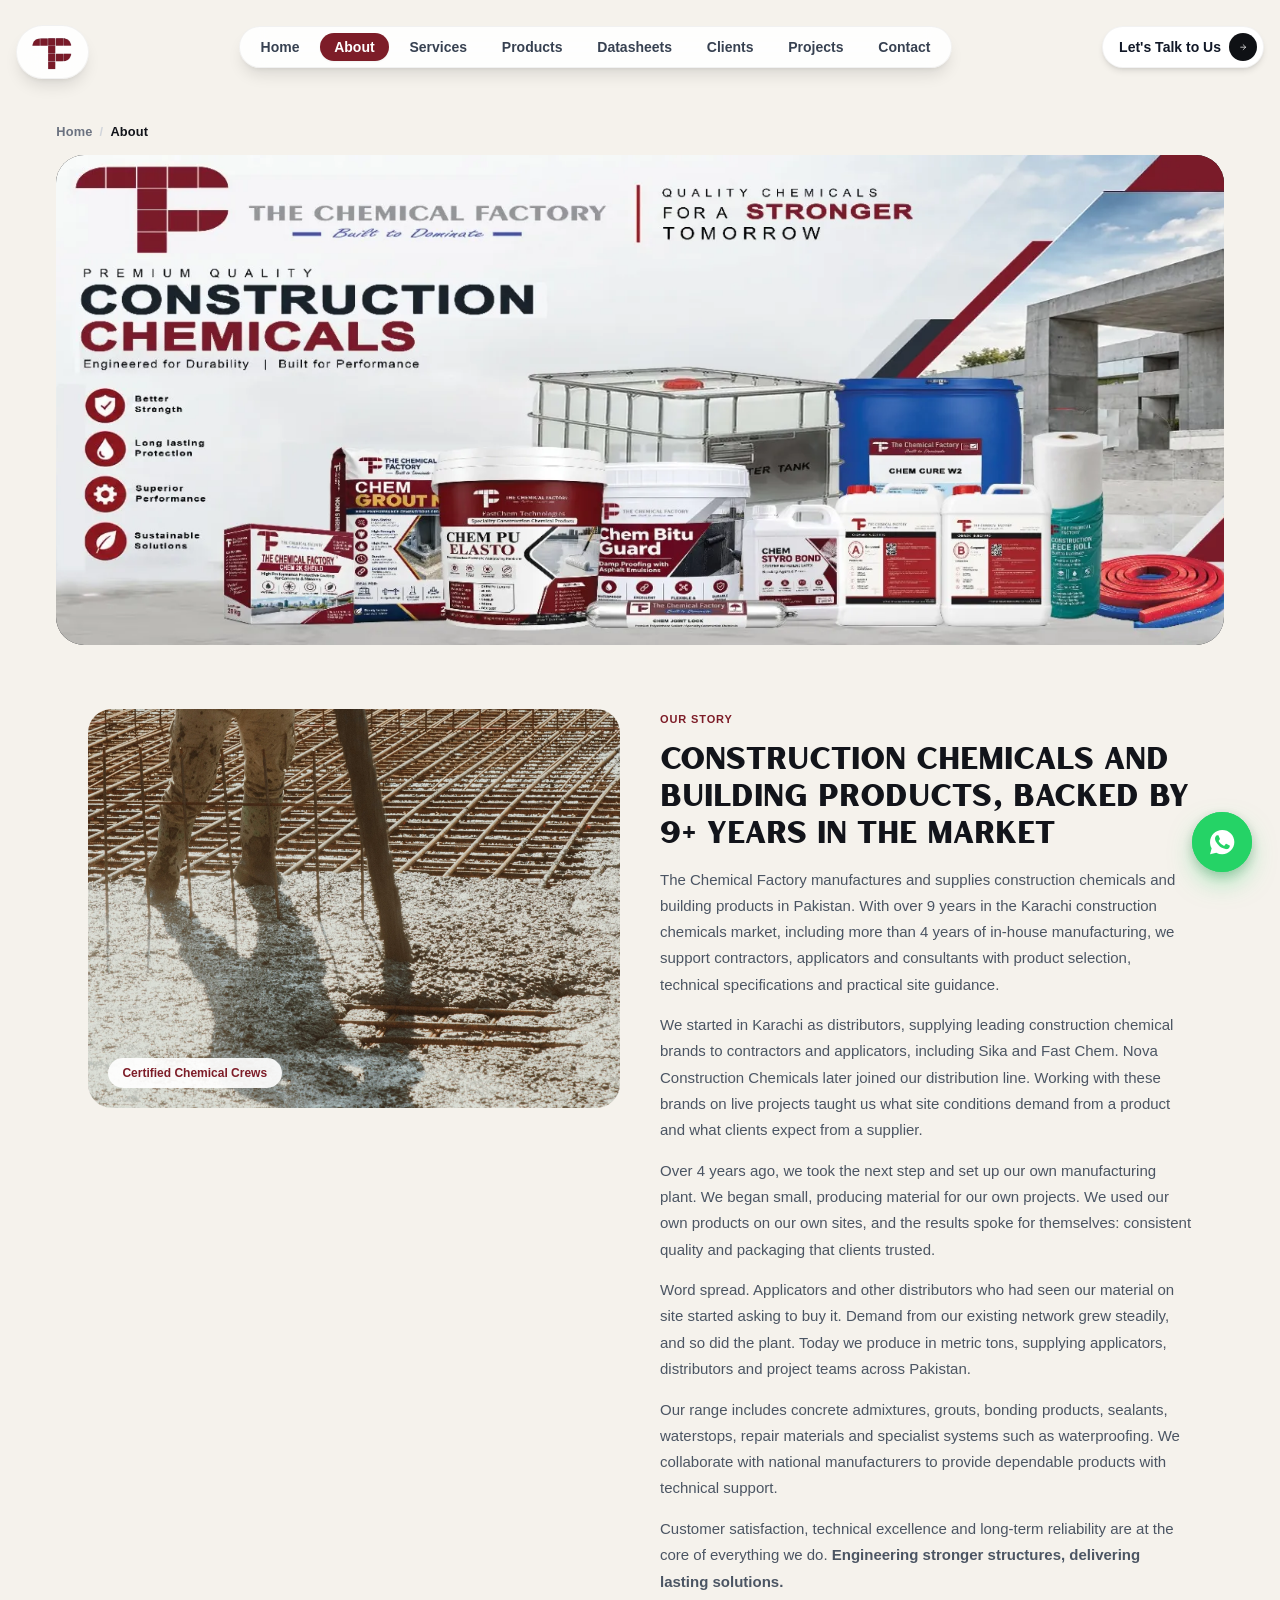
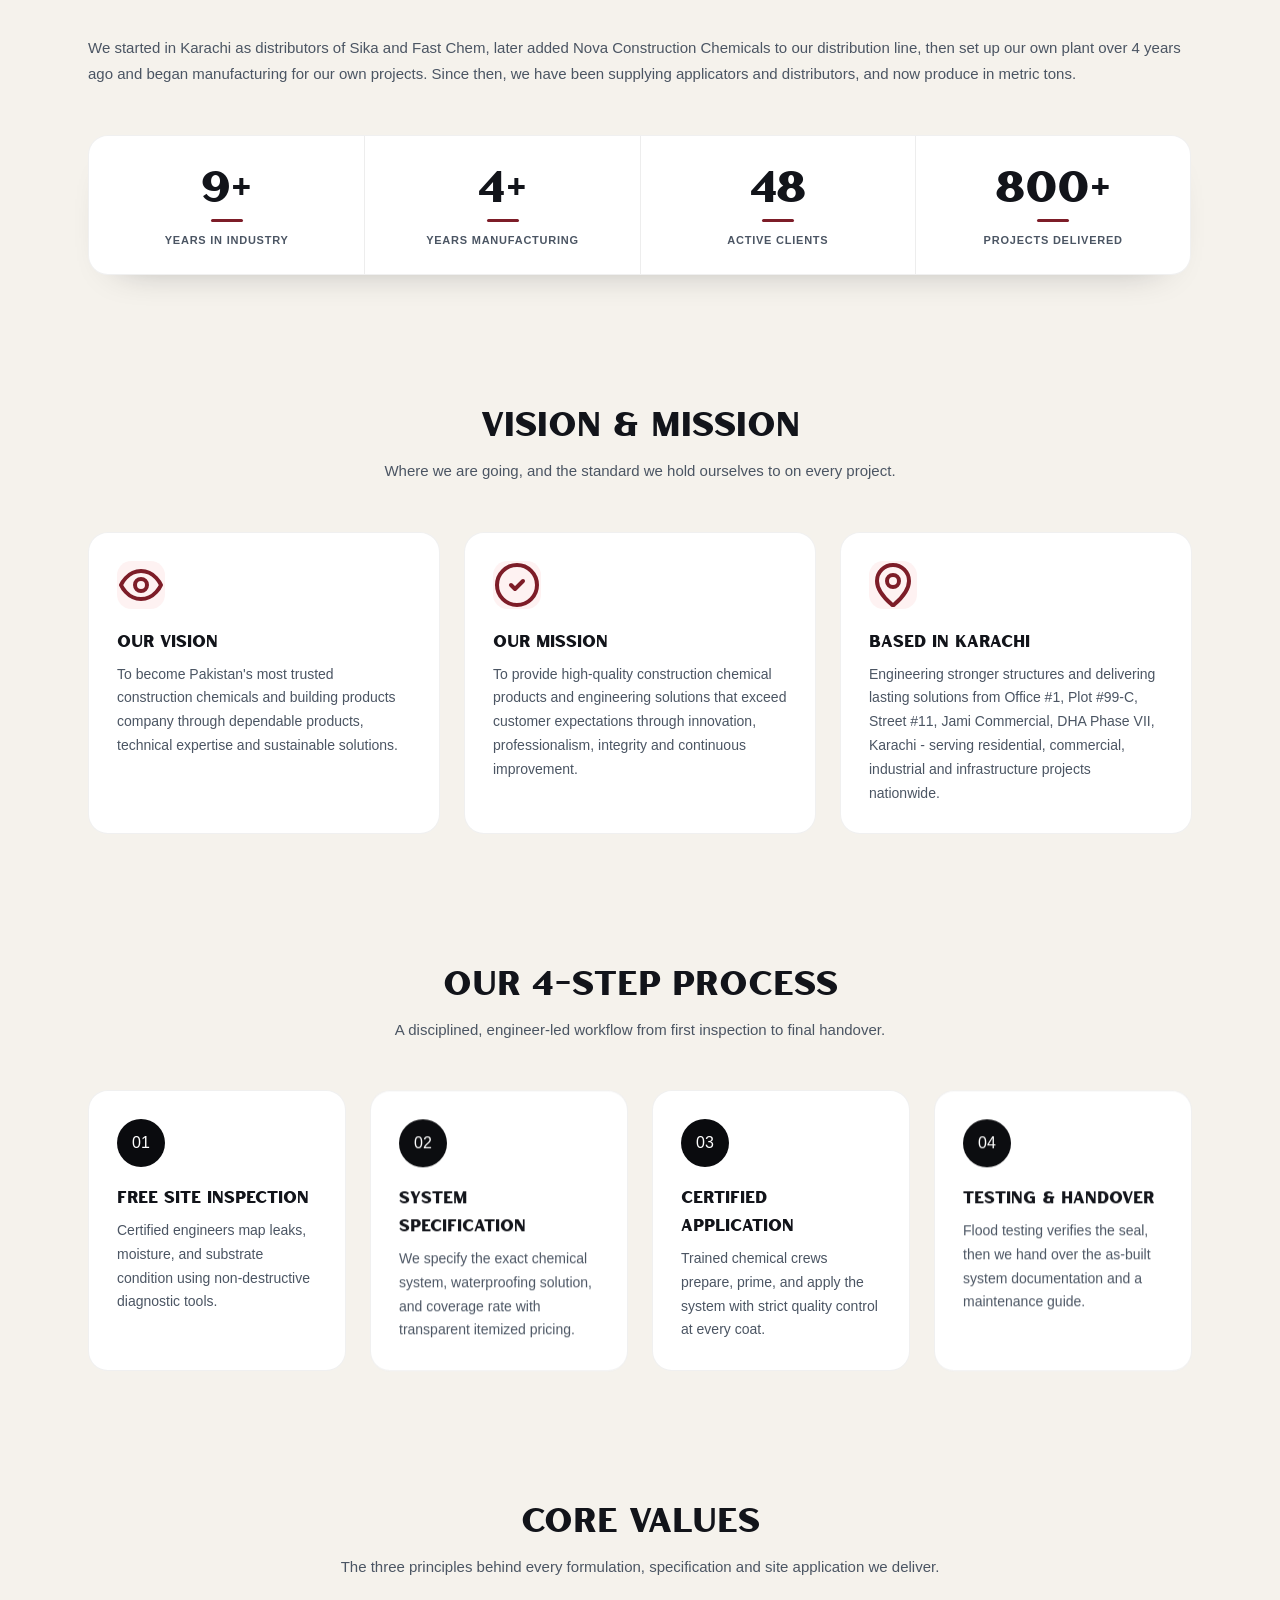
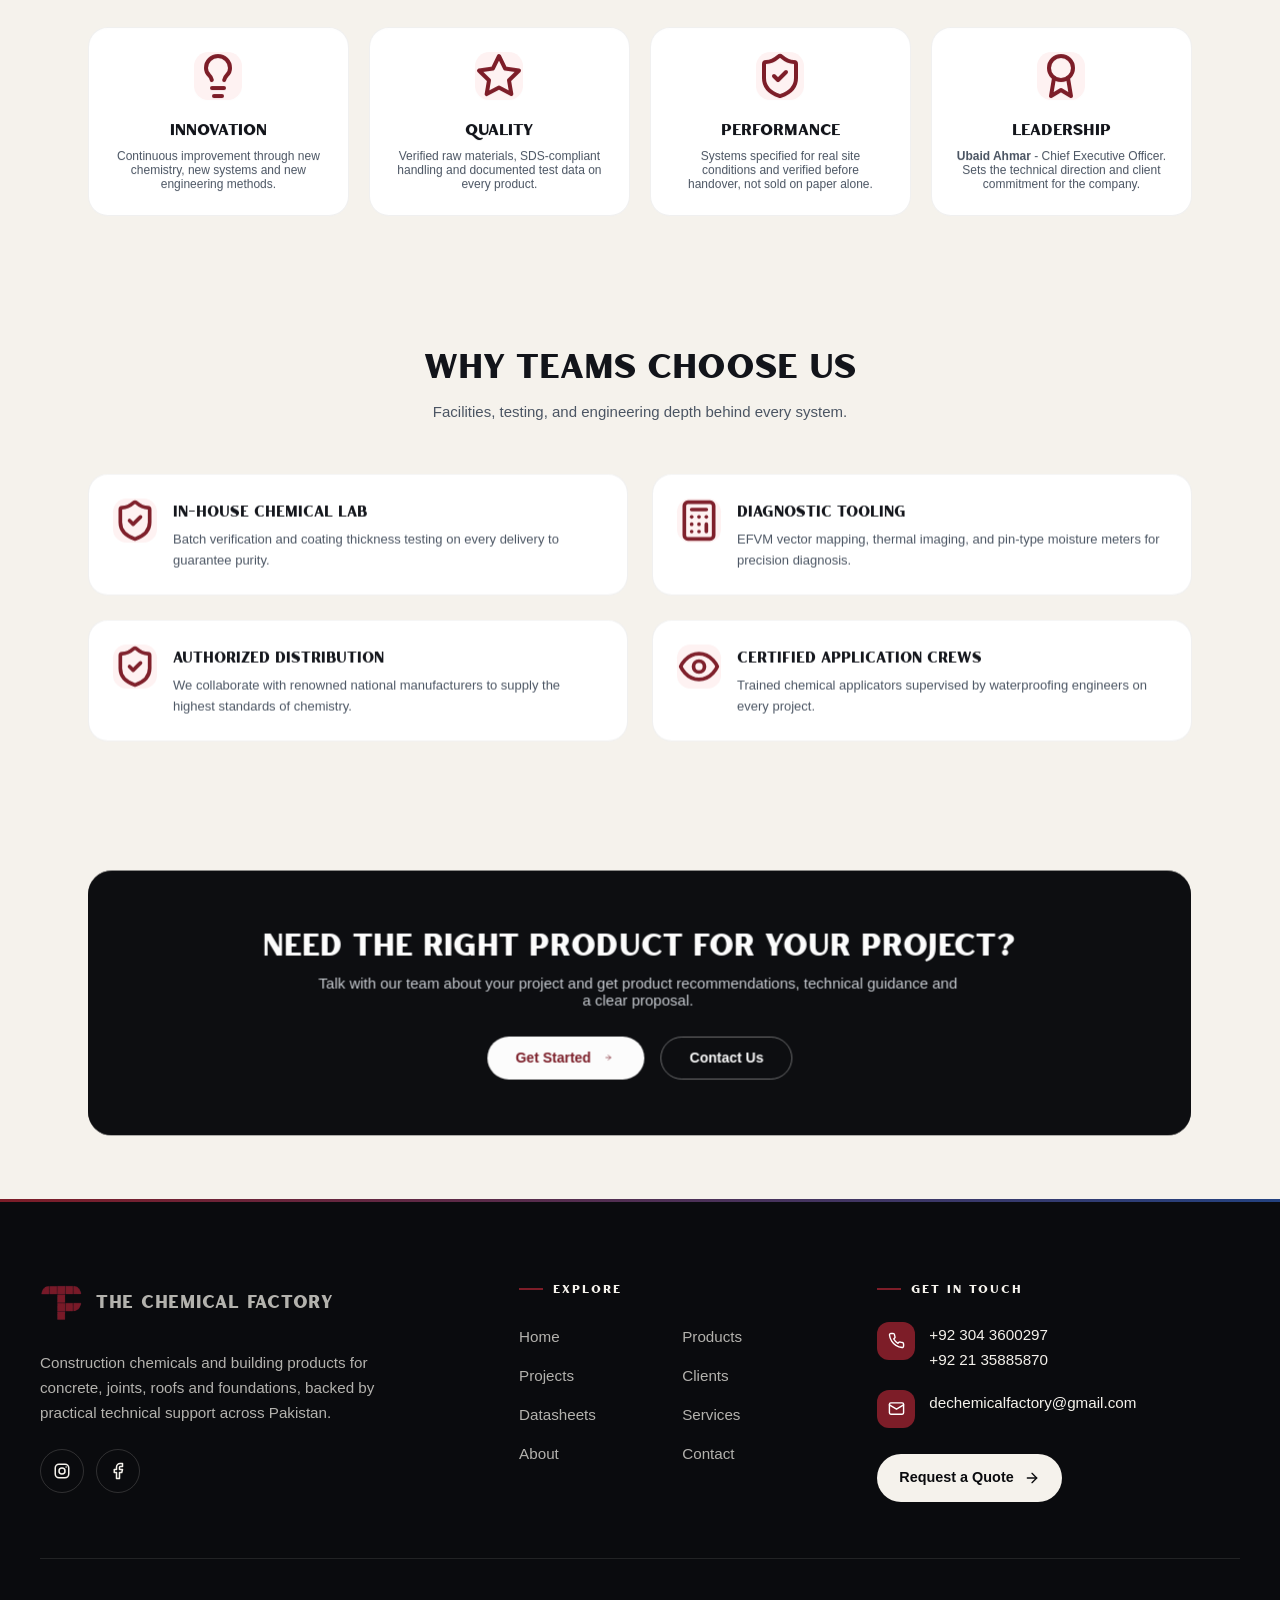
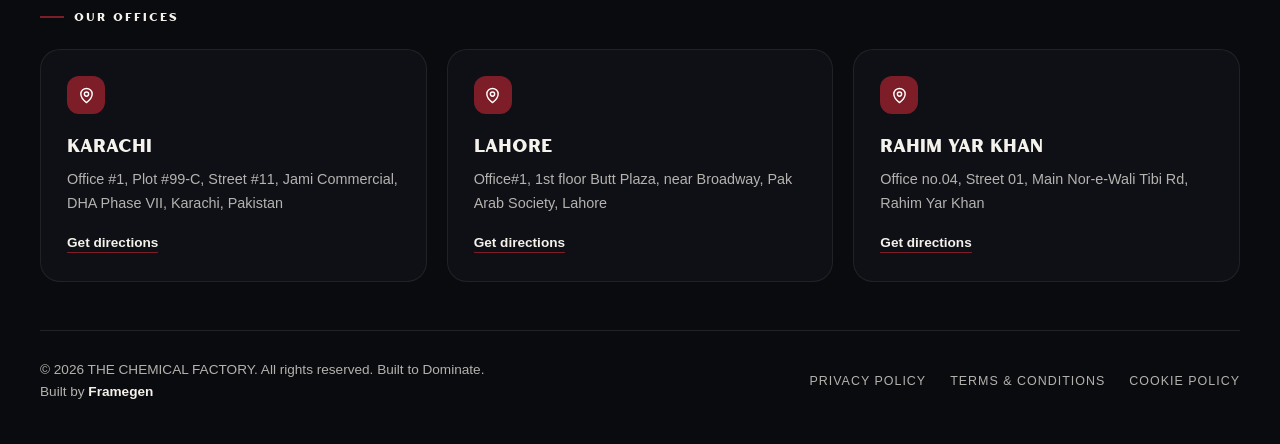
<file: about.html>
<!doctype html>
<html lang="en" class="scroll-smooth">
  <head>
    <meta charset="UTF-8" />
    <meta name="viewport" content="width=device-width, initial-scale=1.0" />
    <meta http-equiv="Content-Security-Policy" content="default-src 'self'; script-src 'self'; style-src 'self' 'unsafe-inline' https://fonts.googleapis.com; font-src 'self' https://fonts.gstatic.com; img-src 'self' data:; connect-src 'self'; frame-src https://www.google.com https://www.youtube-nocookie.com; object-src 'none'; base-uri 'self'; form-action 'self'" />
    <meta name="referrer" content="strict-origin-when-cross-origin" />
    <title>About Us | Construction Chemicals &amp; Building Products | THE CHEMICAL FACTORY</title>
      <!-- SEO (Phase 3.4) -->
      <meta name="description" content="Serving Karachi's construction chemicals market for 9+ years and manufacturing in-house for 4+. The Chemical Factory supplies construction chemicals and building products across Pakistan with technical support." />
      <meta name="robots" content="index, follow, max-image-preview:large" />
      <meta property="og:type" content="website" />
      <meta property="og:site_name" content="The Chemical Factory" />
      <meta property="og:title" content="About Us | Construction Chemicals &amp; Building Products | THE CHEMICAL FACTORY" />
      <meta property="og:description" content="Serving Karachi's construction chemicals market for 9+ years and manufacturing in-house for 4+. The Chemical Factory supplies construction chemicals and building products across Pakistan with technical support." />
      <meta property="og:image" content="https://the-chemical-factory.vercel.app/images/technician.webp" />
      <meta property="og:image:alt" content="About Us | Construction Chemicals &amp; Building Products | THE CHEMICAL FACTORY" />
      <link rel="canonical" href="https://the-chemical-factory.vercel.app/about" />
      <meta property="og:url" content="https://the-chemical-factory.vercel.app/about" />
      <meta name="twitter:card" content="summary_large_image" />
      <meta name="twitter:title" content="About Us | Construction Chemicals &amp; Building Products | THE CHEMICAL FACTORY" />
      <meta name="twitter:description" content="Serving Karachi's construction chemicals market for 9+ years and manufacturing in-house for 4+. The Chemical Factory supplies construction chemicals and building products across Pakistan with technical support." />
      <meta name="twitter:image" content="https://the-chemical-factory.vercel.app/images/technician.webp" />
    <link rel="stylesheet" href="css/styles.css">
    <link rel="stylesheet" href="css/icons-anim.css">
    <link rel="stylesheet" href="css/pages.css">
    <link rel="icon" type="image/webp" href="images/fav-log.webp" />
  </head>
  <body data-page="about">
    <div id="preloader-root"></div>
    <div id="nav-root"></div>

    <nav class="page-crumbs" aria-label="Breadcrumb">
      <ol class="page-crumbs__list">
        <li class="page-crumbs__item"><a href="index.html">Home</a></li>
        <li class="page-crumbs__sep" aria-hidden="true">/</li>
        <li class="page-crumbs__item" aria-current="page">About</li>
      </ol>
    </nav>

    <section class="page-hero">
      <picture class="page-hero__banner-media">
        <source media="(max-width: 768px)" srcset="images/mobile_banner.webp" />
        <img class="page-hero__banner" src="images/banner.webp" alt="" width="1983" height="793" loading="eager" fetchpriority="high" decoding="async" />
      </picture>
      <h1 class="page-hero__title"></h1>
      <p class="page-hero__sub"></p>
    </section>

    <!-- Our story -->
    <section class="page-section">
      <div class="container">
        <div class="story">
          <div class="story__media" data-reveal>
            <img src="images/technician.webp" alt="Chemical Engineer supervising a membrane application" width="1200" height="795" loading="lazy" decoding="async" />
            <span class="story__media-badge">Certified Chemical Crews</span>
          </div>
          <div data-reveal>
            <span class="story__eyebrow">Our Story</span>
            <h2 class="story__title">Construction Chemicals and Building Products, Backed by 9+ Years in the Market</h2>
            <p class="story__text">
              The Chemical Factory manufactures and supplies construction chemicals and building products in Pakistan. With over 9 years in the Karachi construction chemicals market, including more than 4 years of in-house manufacturing, we support contractors, applicators and consultants with product selection, technical specifications and practical site guidance.
            </p>
            <p class="story__text">
              We started in Karachi as distributors, supplying leading construction chemical brands to contractors and applicators, including Sika and Fast Chem. Nova Construction Chemicals later joined our distribution line. Working with these brands on live projects taught us what site conditions demand from a product and what clients expect from a supplier.
            </p>
            <p class="story__text">
              Over 4 years ago, we took the next step and set up our own manufacturing plant. We began small, producing material for our own projects. We used our own products on our own sites, and the results spoke for themselves: consistent quality and packaging that clients trusted.
            </p>
            <p class="story__text">
              Word spread. Applicators and other distributors who had seen our material on site started asking to buy it. Demand from our existing network grew steadily, and so did the plant. Today we produce in metric tons, supplying applicators, distributors and project teams across Pakistan.
            </p>
            <p class="story__text">
              Our range includes concrete admixtures, grouts, bonding products, sealants, waterstops, repair materials
              and specialist systems such as waterproofing. We collaborate with national manufacturers
              to provide dependable products with technical support.
            </p>
            <p class="story__text">
              Customer satisfaction, technical excellence and long-term reliability are at the core of everything we do.
              <strong>Engineering stronger structures, delivering lasting solutions.</strong>
            </p>
          </div>
        </div>

        <p class="story__text story__journey" data-reveal>
          We started in Karachi as distributors of Sika and Fast Chem, later added Nova Construction Chemicals to our distribution line, then set up our own plant over 4 years ago and began manufacturing for our own projects. Since then, we have been supplying applicators and distributors, and now produce in metric tons.
        </p>

        <div class="stats-bar" data-reveal>
          <div class="stat-tile">
            <div class="stat-tile__value">9+</div>
            <div class="stat-tile__label">Years in Industry</div>
          </div>
          <div class="stat-tile">
            <div class="stat-tile__value">4+</div>
            <div class="stat-tile__label">Years Manufacturing</div>
          </div>
          <div class="stat-tile">
            <div class="stat-tile__value">48</div>
            <div class="stat-tile__label">Active Clients</div>
          </div>
          <div class="stat-tile">
            <div class="stat-tile__value">800+</div>
            <div class="stat-tile__label">Projects Delivered</div>
          </div>
        </div>
      </div>
    </section>

    <!-- Mission -->
    <section class="page-section page-section--muted">
      <div class="container">
        <div class="section-head">
          <h2 class="section-head__title">Vision &amp; Mission</h2>
          <p class="section-head__sub">Where we are going, and the standard we hold ourselves to on every project.</p>
        </div>

        <div class="mission-cards">
          <div class="mission-card" data-reveal>
            <div class="mission-card__icon">
              <svg viewBox="0 0 24 24" fill="none" stroke="currentColor" stroke-width="2" stroke-linecap="round" stroke-linejoin="round"><path d="M2 12s3-7 10-7 10 7 10 7-3 7-10 7-10-7-10-7Z"/><circle cx="12" cy="12" r="3"/></svg>
            </div>
            <h3 class="mission-card__title">Our Vision</h3>
            <p class="mission-card__text">
              To become Pakistan's most trusted construction chemicals and building products company through dependable products, technical expertise and sustainable solutions.
            </p>
          </div>
          <div class="mission-card" data-reveal>
            <div class="mission-card__icon">
              <svg viewBox="0 0 24 24" fill="none" stroke="currentColor" stroke-width="2" stroke-linecap="round" stroke-linejoin="round"><circle cx="12" cy="12" r="10"/><path d="m9 12 2 2 4-4"/></svg>
            </div>
            <h3 class="mission-card__title">Our Mission</h3>
            <p class="mission-card__text">
              To provide high-quality construction chemical products and engineering solutions that exceed customer expectations through innovation, professionalism, integrity and continuous improvement.
            </p>
          </div>
          <div class="mission-card" data-reveal>
            <div class="mission-card__icon">
              <svg viewBox="0 0 24 24" fill="none" stroke="currentColor" stroke-width="2" stroke-linecap="round" stroke-linejoin="round"><path d="M20 10c0 4.993-5.539 10.193-7.399 11.799a1 1 0 0 1-1.202 0C9.539 20.193 4 14.993 4 10a8 8 0 0 1 16 0"/><circle cx="12" cy="10" r="3"/></svg>
            </div>
            <h3 class="mission-card__title">Based in Karachi</h3>
            <p class="mission-card__text">
              Engineering stronger structures and delivering lasting solutions from Office #1, Plot #99-C, Street #11, Jami Commercial, DHA Phase VII, Karachi - serving residential, commercial, industrial and infrastructure projects nationwide.
            </p>
          </div>
        </div>
      </div>
    </section>

    <!-- How we work -->
    <section class="page-section">
      <div class="container">
        <div class="section-head">
          <h2 class="section-head__title">Our 4-Step Process</h2>
          <p class="section-head__sub">A disciplined, engineer-led workflow from first inspection to final handover.</p>
        </div>

        <div class="process-steps">
          <div class="process-step" data-reveal>
            <div class="process-step__num">01</div>
            <h3 class="process-step__title">Free Site Inspection</h3>
            <p class="process-step__text">Certified engineers map leaks, moisture, and substrate condition using non-destructive diagnostic tools.</p>
          </div>
          <div class="process-step" data-reveal>
            <div class="process-step__num">02</div>
            <h3 class="process-step__title">System Specification</h3>
            <p class="process-step__text">We specify the exact chemical system, waterproofing solution, and coverage rate with transparent itemized pricing.</p>
          </div>
          <div class="process-step" data-reveal>
            <div class="process-step__num">03</div>
            <h3 class="process-step__title">Certified Application</h3>
            <p class="process-step__text">Trained chemical crews prepare, prime, and apply the system with strict quality control at every coat.</p>
          </div>
          <div class="process-step" data-reveal>
            <div class="process-step__num">04</div>
            <h3 class="process-step__title">Testing &amp; Handover</h3>
            <p class="process-step__text">Flood testing verifies the seal, then we hand over the as-built system documentation and a maintenance guide.</p>
          </div>
        </div>
      </div>
    </section>

    <!-- Core values -->
    <section class="page-section page-section--muted">
      <div class="container">
        <div class="section-head">
          <h2 class="section-head__title">Core Values</h2>
          <p class="section-head__sub">The three principles behind every formulation, specification and site application we deliver.</p>
        </div>

        <div class="cert-grid">
          <div class="cert-card" data-reveal>
            <div class="cert-card__icon">
              <svg viewBox="0 0 24 24" fill="none" stroke="currentColor" stroke-width="2" stroke-linecap="round" stroke-linejoin="round"><path d="M9 18h6"/><path d="M10 22h4"/><path d="M15.09 14c.18-.98.65-1.74 1.41-2.5A4.65 4.65 0 0 0 18 8 6 6 0 0 0 6 8c0 1 .23 2.23 1.5 3.5A4.61 4.61 0 0 1 8.91 14"/></svg>
            </div>
            <h3 class="cert-card__title">Innovation</h3>
            <p class="cert-card__text">Continuous improvement through new chemistry, new systems and new engineering methods.</p>
          </div>
          <div class="cert-card" data-reveal>
            <div class="cert-card__icon">
              <svg viewBox="0 0 24 24" fill="none" stroke="currentColor" stroke-width="2" stroke-linecap="round" stroke-linejoin="round"><path d="m12 2 3.09 6.26L22 9.27l-5 4.87 1.18 6.88L12 17.77l-6.18 3.25L7 14.14 2 9.27l6.91-1.01z"/></svg>
            </div>
            <h3 class="cert-card__title">Quality</h3>
            <p class="cert-card__text">Verified raw materials, SDS-compliant handling and documented test data on every product.</p>
          </div>
          <div class="cert-card" data-reveal>
            <div class="cert-card__icon">
              <svg viewBox="0 0 24 24" fill="none" stroke="currentColor" stroke-width="2" stroke-linecap="round" stroke-linejoin="round"><path d="M20 13c0 5-3.5 7.5-7.66 8.95a1 1 0 0 1-.67-.01C7.5 20.5 4 18 4 13V6a1 1 0 0 1 1-1c2 0 4.5-1.2 6.24-2.72a1.17 1.17 0 0 1 1.52 0C14.51 3.81 17 5 19 5a1 1 0 0 1 1 1z"/><path d="m9 12 2 2 4-4"/></svg>
            </div>
            <h3 class="cert-card__title">Performance</h3>
            <p class="cert-card__text">Systems specified for real site conditions and verified before handover, not sold on paper alone.</p>
          </div>
          <div class="cert-card" data-reveal>
            <div class="cert-card__icon">
              <svg viewBox="0 0 24 24" fill="none" stroke="currentColor" stroke-width="2" stroke-linecap="round" stroke-linejoin="round"><circle cx="12" cy="8" r="6"/><path d="M15.477 12.89 17 22l-5-3-5 3 1.523-9.11"/></svg>
            </div>
            <h3 class="cert-card__title">Leadership</h3>
            <p class="cert-card__text">
              <strong>Ubaid Ahmar</strong> - Chief Executive Officer. Sets the technical direction and client commitment for the company.
            </p>
          </div>
        </div>
      </div>
    </section>

    <!-- Why teams choose us -->
    <section class="page-section">
      <div class="container">
        <div class="section-head">
          <h2 class="section-head__title">Why Teams Choose Us</h2>
          <p class="section-head__sub">Facilities, testing, and engineering depth behind every system.</p>
        </div>

        <div class="facility-cards">
          <div class="facility-card" data-reveal>
            <div class="facility-card__icon">
              <svg viewBox="0 0 24 24" fill="none" stroke="currentColor" stroke-width="2" stroke-linecap="round" stroke-linejoin="round"><path d="M20 13c0 5-3.5 7.5-7.66 8.95a1 1 0 0 1-.67-.01C7.5 20.5 4 18 4 13V6a1 1 0 0 1 1-1c2 0 4.5-1.2 6.24-2.72a1.17 1.17 0 0 1 1.52 0C14.51 3.81 17 5 19 5a1 1 0 0 1 1 1z"/><path d="m9 12 2 2 4-4"/></svg>
            </div>
            <div>
              <h3 class="facility-card__title">In-House Chemical Lab</h3>
              <p class="facility-card__text">Batch verification and coating thickness testing on every delivery to guarantee purity.</p>
            </div>
          </div>
          <div class="facility-card" data-reveal>
            <div class="facility-card__icon">
              <svg viewBox="0 0 24 24" fill="none" stroke="currentColor" stroke-width="2" stroke-linecap="round" stroke-linejoin="round"><rect width="16" height="20" x="4" y="2" rx="2"/><line x1="8" x2="16" y1="6" y2="6"/><line x1="16" x2="16" y1="14" y2="18"/><path d="M16 10h.01"/><path d="M12 10h.01"/><path d="M8 10h.01"/><path d="M12 14h.01"/><path d="M8 14h.01"/><path d="M12 18h.01"/><path d="M8 18h.01"/></svg>
            </div>
            <div>
              <h3 class="facility-card__title">Diagnostic Tooling</h3>
              <p class="facility-card__text">EFVM vector mapping, thermal imaging, and pin-type moisture meters for precision diagnosis.</p>
            </div>
          </div>
          <div class="facility-card" data-reveal>
            <div class="facility-card__icon">
              <svg viewBox="0 0 24 24" fill="none" stroke="currentColor" stroke-width="2" stroke-linecap="round" stroke-linejoin="round"><path d="M20 13c0 5-3.5 7.5-7.66 8.95a1 1 0 0 1-.67-.01C7.5 20.5 4 18 4 13V6a1 1 0 0 1 1-1c2 0 4.5-1.2 6.24-2.72a1.17 1.17 0 0 1 1.52 0C14.51 3.81 17 5 19 5a1 1 0 0 1 1 1z"/><path d="m9 12 2 2 4-4"/></svg>
            </div>
            <div>
              <h3 class="facility-card__title">Authorized Distribution</h3>
              <p class="facility-card__text">We collaborate with renowned national manufacturers to supply the highest standards of chemistry.</p>
            </div>
          </div>
          <div class="facility-card" data-reveal>
            <div class="facility-card__icon">
              <svg viewBox="0 0 24 24" fill="none" stroke="currentColor" stroke-width="2" stroke-linecap="round" stroke-linejoin="round"><path d="M2 12s3-7 10-7 10 7 10 7-3 7-10 7-10-7-10-7Z"/><circle cx="12" cy="12" r="3"/></svg>
            </div>
            <div>
              <h3 class="facility-card__title">Certified Application Crews</h3>
              <p class="facility-card__text">Trained chemical applicators supervised by waterproofing engineers on every project.</p>
            </div>
          </div>
        </div>
      </div>
    </section>

    <!-- CTA -->
    <section class="page-section page-section--muted">
      <div class="container">
        <div class="cta-band" data-reveal>
          <div class="cta-band__bg"></div>
          <div class="cta-band__box">
            <h2 class="cta-band__title">Need the Right Product for Your Project?</h2>
            <p class="cta-band__sub">
              Talk with our team about your project and get product recommendations, technical guidance and a clear proposal.
            </p>
            <div class="cta-band__actions">
              <button type="button" class="btn-white js-open-quote"><span>Get Started</span><span data-icon="arrow-right"></span></button>
              <a href="contact.html" class="btn-outline">Contact Us</a>
            </div>
          </div>
        </div>
      </div>
    </section>

    <div id="footer-root"></div>
    <div id="modal-root"></div>

    <script src="js/vendor/gsap.min.js"></script>
    <script src="js/vendor/ScrollTrigger.min.js"></script>
    <script src="js/motion.js"></script>
    <script src="js/icons.js"></script>
    <script src="js/components.js"></script>
    <script src="js/forms.js"></script>
    <script src="js/main.js"></script>
    <script src="js/animations.js"></script>
  </body>
</html>
</file>
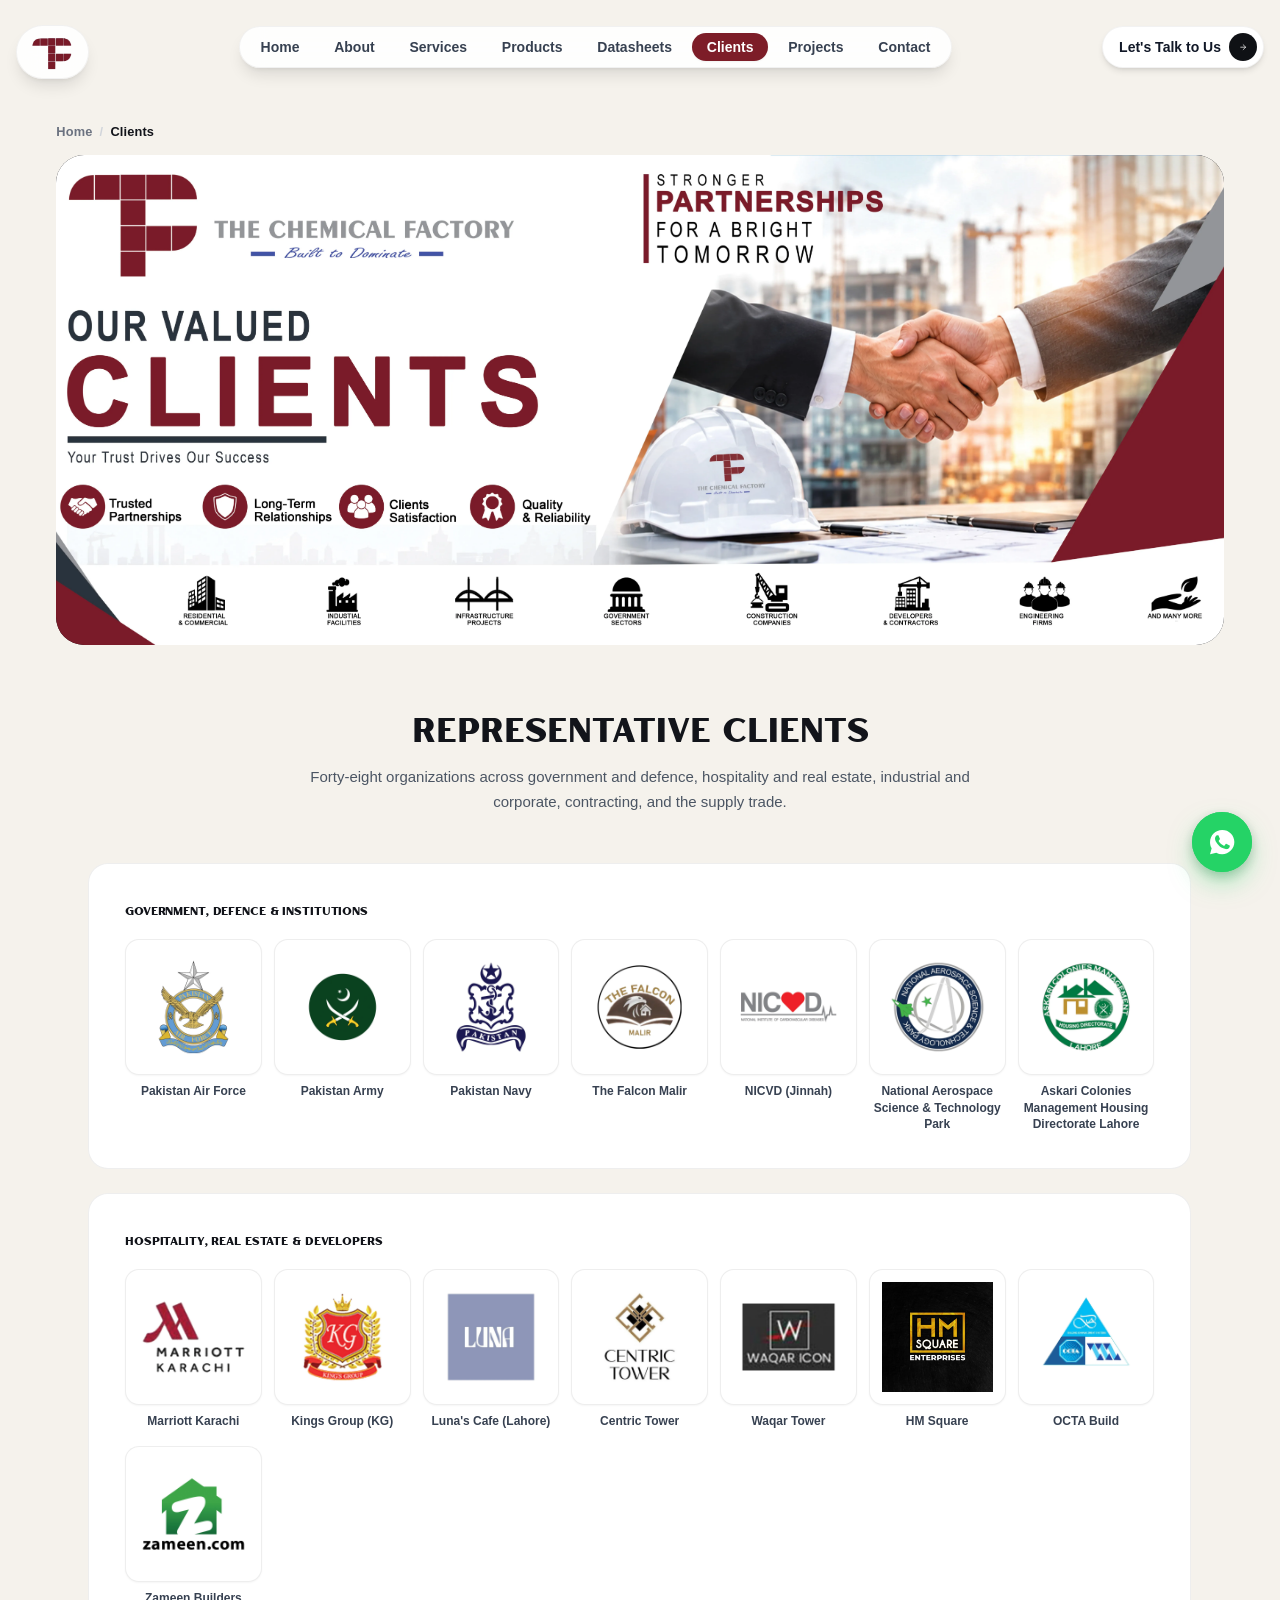
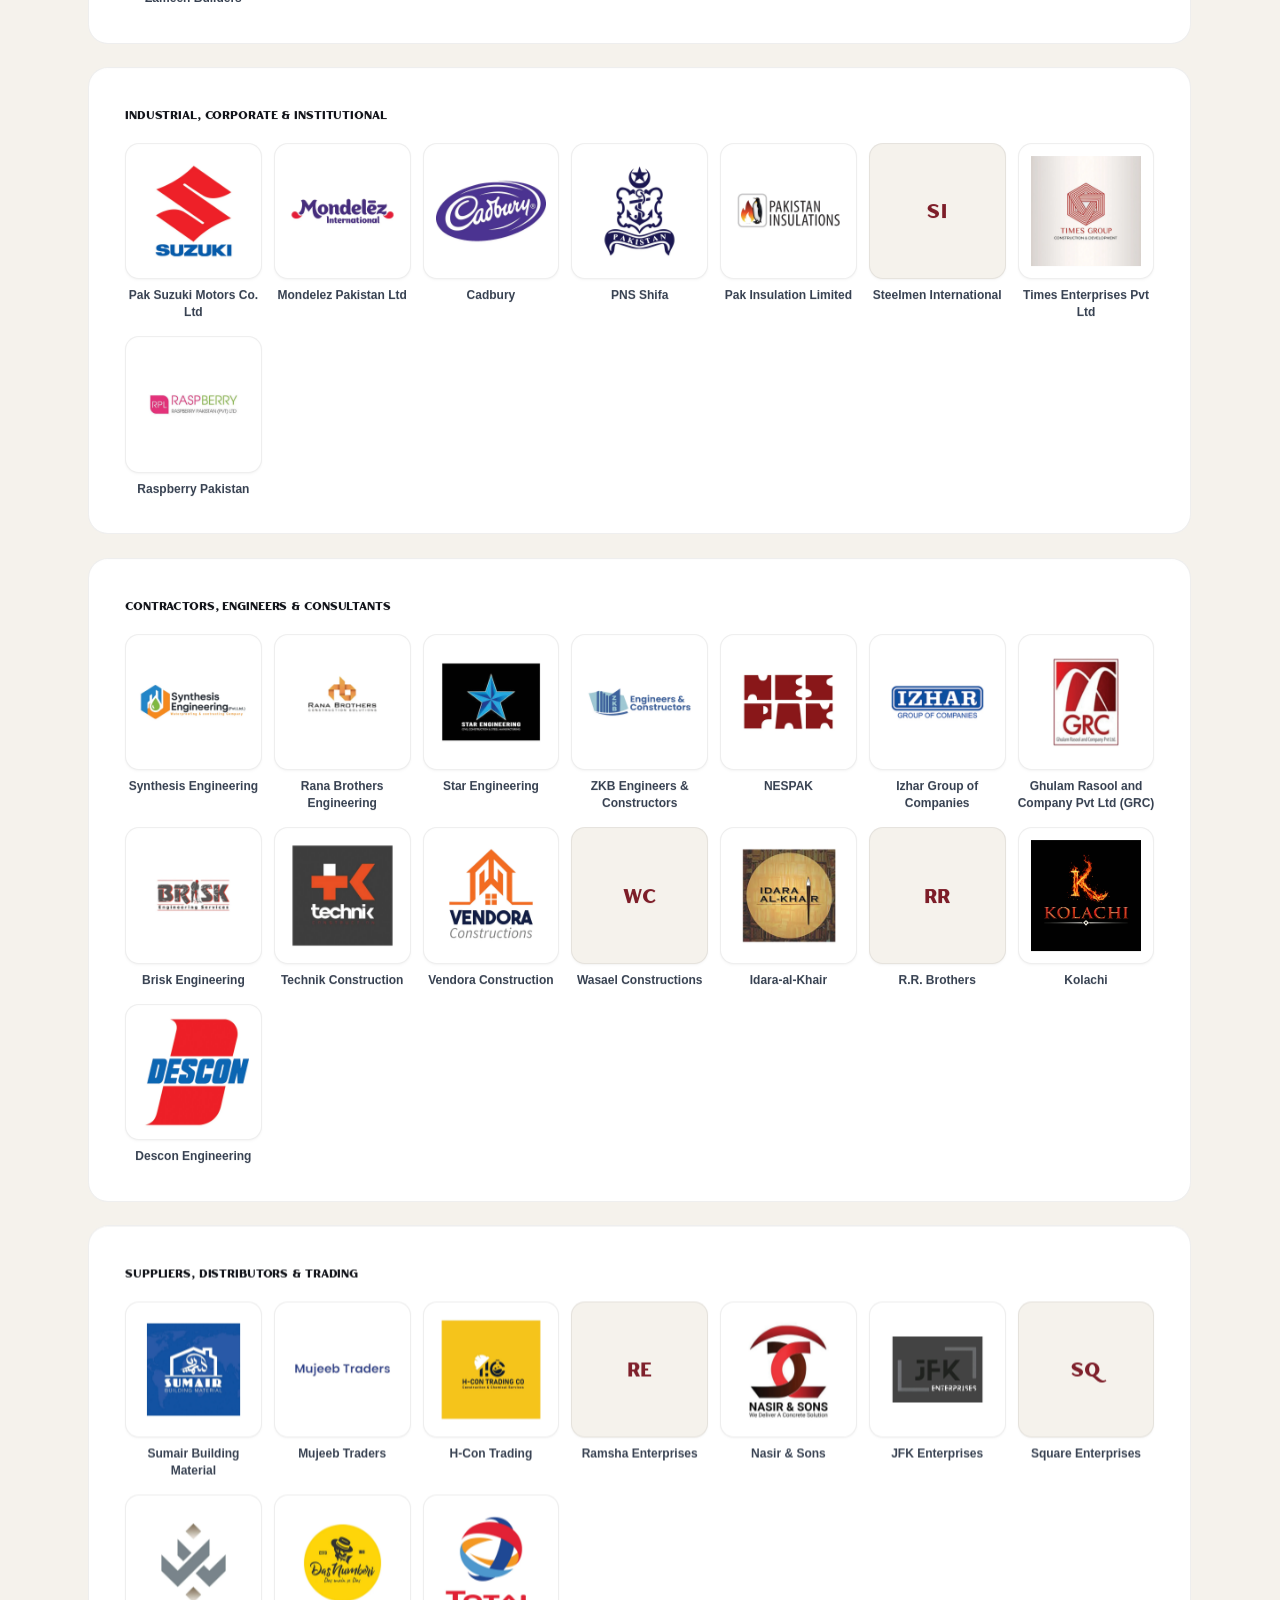
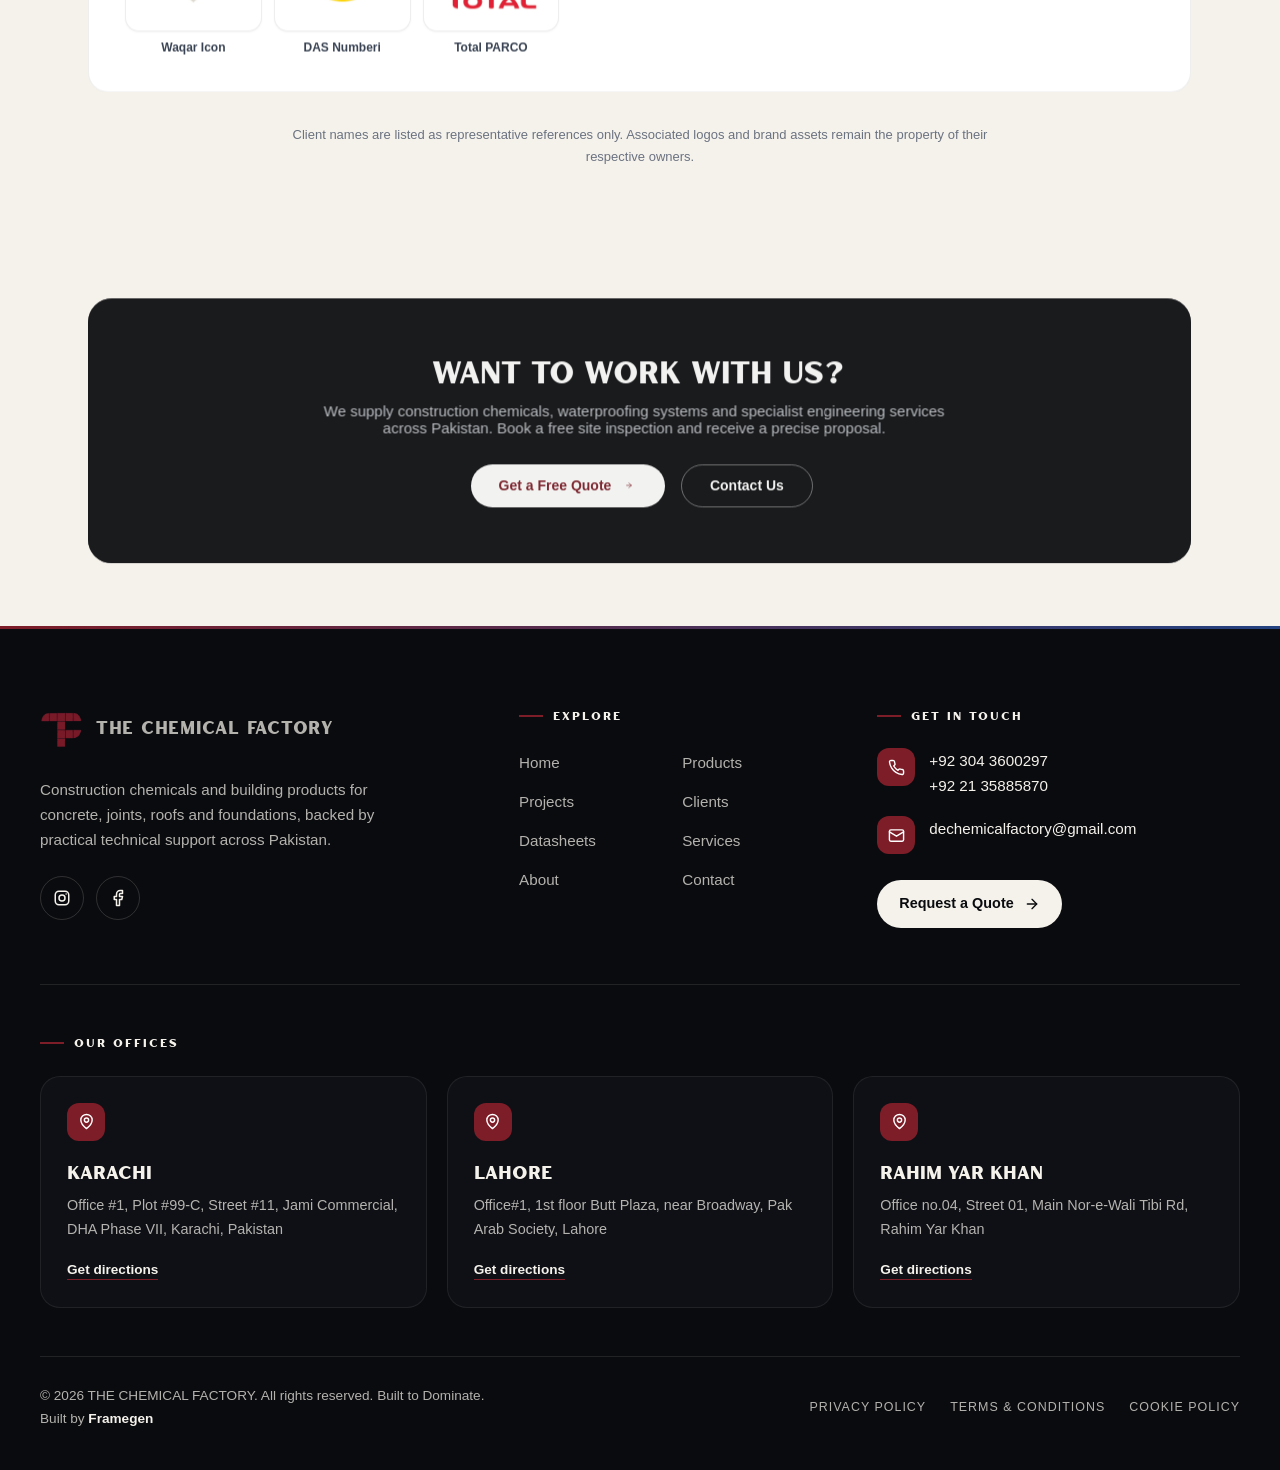
<file: clients.html>
<!doctype html>
<html lang="en" class="scroll-smooth">
  <head>
    <meta charset="UTF-8" />
    <meta name="viewport" content="width=device-width, initial-scale=1.0" />
    <meta http-equiv="Content-Security-Policy" content="default-src 'self'; script-src 'self'; style-src 'self' 'unsafe-inline' https://fonts.googleapis.com; font-src 'self' https://fonts.gstatic.com; img-src 'self' data:; connect-src 'self'; frame-src https://www.google.com https://www.youtube-nocookie.com; object-src 'none'; base-uri 'self'; form-action 'self'" />
    <meta name="referrer" content="strict-origin-when-cross-origin" />
    <title>Clients | Construction Chemicals &amp; Building Products | THE CHEMICAL FACTORY</title>
      <!-- SEO (Phase 3.4) -->
      <meta name="description" content="The Chemical Factory supplies construction chemicals and building products to 48 organizations across Pakistan, including developers, consultants, government and defence bodies." />
      <meta name="robots" content="index, follow, max-image-preview:large" />
      <meta property="og:type" content="website" />
      <meta property="og:site_name" content="The Chemical Factory" />
      <meta property="og:title" content="Clients | Construction Chemicals &amp; Building Products | THE CHEMICAL FACTORY" />
      <meta property="og:description" content="The Chemical Factory supplies construction chemicals and building products to 48 organizations across Pakistan, including developers, consultants, government and defence bodies." />
      <meta property="og:image" content="https://the-chemical-factory.vercel.app/images/construction.webp" />
      <meta property="og:image:alt" content="Clients | Construction Chemicals &amp; Building Products | THE CHEMICAL FACTORY" />
      <link rel="canonical" href="https://the-chemical-factory.vercel.app/clients" />
      <meta property="og:url" content="https://the-chemical-factory.vercel.app/clients" />
      <meta name="twitter:card" content="summary_large_image" />
      <meta name="twitter:title" content="Clients | Construction Chemicals &amp; Building Products | THE CHEMICAL FACTORY" />
      <meta name="twitter:description" content="The Chemical Factory supplies construction chemicals and building products to 48 organizations across Pakistan, including developers, consultants, government and defence bodies." />
      <meta name="twitter:image" content="https://the-chemical-factory.vercel.app/images/construction.webp" />
    <link rel="stylesheet" href="css/styles.css">
    <link rel="stylesheet" href="css/icons-anim.css">
    <link rel="stylesheet" href="css/pages.css">
    <link rel="icon" type="image/webp" href="images/fav-log.webp" />
  </head>
  <body data-page="clients">
    <div id="preloader-root"></div>
    <div id="nav-root"></div>

    <nav class="page-crumbs" aria-label="Breadcrumb">
      <ol class="page-crumbs__list">
        <li class="page-crumbs__item"><a href="index.html">Home</a></li>
        <li class="page-crumbs__sep" aria-hidden="true">/</li>
        <li class="page-crumbs__item" aria-current="page">Clients</li>
      </ol>
    </nav>

    <section class="page-hero">
      <picture class="page-hero__banner-media">
        <source media="(max-width: 768px)" srcset="images/Clients-Banner-mobile-Size.jpg.webp" />
        <img class="page-hero__banner" src="images/Clients-Banner.webp" alt="" width="6667" height="2663" loading="eager" fetchpriority="high" decoding="async" />
      </picture>
      <h1 class="page-hero__title"></h1>
      <p class="page-hero__sub"></p>
    </section>

    <section class="page-section">
      <div class="container">
        <div class="section-head">
          <h2 class="section-head__title">Representative Clients</h2>
          <p class="section-head__sub">
            Forty-eight organizations across government and defence, hospitality and real estate,
            industrial and corporate, contracting, and the supply trade.
          </p>
        </div>

        <div class="clients-groups">
          <div class="clients-group" data-reveal>
            <h3 class="clients-group__title">
              Government, Defence &amp; Institutions
            </h3>
            <ul class="clients-group__tiles">
              <li class="client-tile"><span class="client-tile__frame"><img src="clients/Air-Force-logo.jpg.webp" alt="" width="1000" height="1000" loading="lazy" decoding="async" /></span><span class="client-tile__name">Pakistan Air Force</span></li>
              <li class="client-tile"><span class="client-tile__frame"><img src="clients/Pak-Army-logo.jpg.webp" alt="" width="1000" height="1000" loading="lazy" decoding="async" /></span><span class="client-tile__name">Pakistan Army</span></li>
              <li class="client-tile"><span class="client-tile__frame"><img src="clients/PakNavy-Shifa-logo.jpg.webp" alt="" width="1000" height="1000" loading="lazy" decoding="async" /></span><span class="client-tile__name">Pakistan Navy</span></li>
              <li class="client-tile"><span class="client-tile__frame"><img src="clients/The-Falcon.jpg.webp" alt="" width="1000" height="1000" loading="lazy" decoding="async" /></span><span class="client-tile__name">The Falcon Malir</span></li>
              <li class="client-tile"><span class="client-tile__frame"><img src="clients/NICD-Logo.jpg.webp" alt="" width="1000" height="1000" loading="lazy" decoding="async" /></span><span class="client-tile__name">NICVD (Jinnah)</span></li>
              <li class="client-tile"><span class="client-tile__frame"><img src="clients/National-Aerospace-logo.jpg.webp" alt="" width="1000" height="1000" loading="lazy" decoding="async" /></span><span class="client-tile__name">National Aerospace Science &amp; Technology Park</span></li>
              <li class="client-tile"><span class="client-tile__frame"><img src="clients/Askari-Colony-logo.jpg.webp" alt="" width="1000" height="1000" loading="lazy" decoding="async" /></span><span class="client-tile__name">Askari Colonies Management Housing Directorate Lahore</span></li>
            </ul>
          </div>

          <div class="clients-group" data-reveal>
            <h3 class="clients-group__title">
              Hospitality, Real Estate &amp; Developers
            </h3>
            <ul class="clients-group__tiles">
              <li class="client-tile"><span class="client-tile__frame"><img src="clients/Marrioyy-Karachi-Logo.jpg.webp" alt="" width="1000" height="1000" loading="lazy" decoding="async" /></span><span class="client-tile__name">Marriott Karachi</span></li>
              <li class="client-tile"><span class="client-tile__frame"><img src="clients/Kings-Group-logo.jpg.webp" alt="" width="1000" height="1000" loading="lazy" decoding="async" /></span><span class="client-tile__name">Kings Group (KG)</span></li>
              <li class="client-tile"><span class="client-tile__frame"><img src="clients/Luna-Cafe-Logo.jpg.webp" alt="" width="1000" height="1000" loading="lazy" decoding="async" /></span><span class="client-tile__name">Luna's Cafe (Lahore)</span></li>
              <li class="client-tile"><span class="client-tile__frame"><img src="clients/centric_tower.webp" alt="" width="1000" height="1000" loading="lazy" decoding="async" /></span><span class="client-tile__name">Centric Tower</span></li>
              <li class="client-tile"><span class="client-tile__frame"><img src="clients/Waqar-Tower.jpg.webp" alt="" width="1000" height="1000" loading="lazy" decoding="async" /></span><span class="client-tile__name">Waqar Tower</span></li>
              <li class="client-tile"><span class="client-tile__frame"><img src="clients/HM_Square.webp" alt="" width="1000" height="1000" loading="lazy" decoding="async" /></span><span class="client-tile__name">HM Square</span></li>
              <li class="client-tile"><span class="client-tile__frame"><img src="clients/Octa_build.webp" alt="" width="1000" height="1000" loading="lazy" decoding="async" /></span><span class="client-tile__name">OCTA Build</span></li>
              <li class="client-tile"><span class="client-tile__frame"><img src="clients/Zameen-Builders-Logo.jpg.webp" alt="" width="1000" height="1000" loading="lazy" decoding="async" /></span><span class="client-tile__name">Zameen Builders</span></li>
            </ul>
          </div>

          <div class="clients-group" data-reveal>
            <h3 class="clients-group__title">
              Industrial, Corporate &amp; Institutional
            </h3>
            <ul class="clients-group__tiles">
              <li class="client-tile"><span class="client-tile__frame"><img src="clients/Suzuki-Logo.jpg.webp" alt="" width="1000" height="1000" loading="lazy" decoding="async" /></span><span class="client-tile__name">Pak Suzuki Motors Co. Ltd</span></li>
              <li class="client-tile"><span class="client-tile__frame"><img src="clients/Mondelez-Logo.jpg.webp" alt="" width="1000" height="1000" loading="lazy" decoding="async" /></span><span class="client-tile__name">Mondelez Pakistan Ltd</span></li>
              <li class="client-tile"><span class="client-tile__frame"><img src="clients/Cadbury-Logo.jpg.webp" alt="" width="1000" height="1000" loading="lazy" decoding="async" /></span><span class="client-tile__name">Cadbury</span></li>
              <li class="client-tile"><span class="client-tile__frame"><img src="clients/PakNavy-Shifa-logo.jpg.webp" alt="" width="1000" height="1000" loading="lazy" decoding="async" /></span><span class="client-tile__name">PNS Shifa</span></li>
              <li class="client-tile"><span class="client-tile__frame"><img src="clients/Pakistan-Insulation.jpg.webp" alt="" width="1000" height="1000" loading="lazy" decoding="async" /></span><span class="client-tile__name">Pak Insulation Limited</span></li>
              <li class="client-tile client-tile--text"><span class="client-tile__frame"><span class="client-tile__initials">SI</span></span><span class="client-tile__name">Steelmen International</span></li>
              <li class="client-tile"><span class="client-tile__frame"><img src="clients/Times-Group-Logo.jpg.webp" alt="" width="1000" height="1000" loading="lazy" decoding="async" /></span><span class="client-tile__name">Times Enterprises Pvt Ltd</span></li>
              <li class="client-tile"><span class="client-tile__frame"><img src="clients/Raspberry-Logo.jpg.webp" alt="" width="1000" height="1000" loading="lazy" decoding="async" /></span><span class="client-tile__name">Raspberry Pakistan</span></li>
            </ul>
          </div>

          <div class="clients-group" data-reveal>
            <h3 class="clients-group__title">
              Contractors, Engineers &amp; Consultants
            </h3>
            <ul class="clients-group__tiles">
              <li class="client-tile"><span class="client-tile__frame"><img src="clients/Synthesis-Engineering.jpg.webp" alt="" width="1000" height="1000" loading="lazy" decoding="async" /></span><span class="client-tile__name">Synthesis Engineering</span></li>
              <li class="client-tile"><span class="client-tile__frame"><img src="clients/Rana-Brothers.jpg.webp" alt="" width="1000" height="1000" loading="lazy" decoding="async" /></span><span class="client-tile__name">Rana Brothers Engineering</span></li>
              <li class="client-tile"><span class="client-tile__frame"><img src="clients/Star-Engineer.jpg.webp" alt="" width="1000" height="1000" loading="lazy" decoding="async" /></span><span class="client-tile__name">Star Engineering</span></li>
              <li class="client-tile"><span class="client-tile__frame"><img src="clients/ZKB-Logo.jpg.webp" alt="" width="1000" height="1000" loading="lazy" decoding="async" /></span><span class="client-tile__name">ZKB Engineers &amp; Constructors</span></li>
              <li class="client-tile"><span class="client-tile__frame"><img src="clients/NESPAK-logo.jpg.webp" alt="" width="1000" height="1000" loading="lazy" decoding="async" /></span><span class="client-tile__name">NESPAK</span></li>
              <li class="client-tile"><span class="client-tile__frame"><img src="clients/IZHAR-GROUP-LOGO.jpg.webp" alt="" width="1000" height="1000" loading="lazy" decoding="async" /></span><span class="client-tile__name">Izhar Group of Companies</span></li>
              <li class="client-tile"><span class="client-tile__frame"><img src="clients/GRC-logo.jpg.webp" alt="" width="1000" height="1000" loading="lazy" decoding="async" /></span><span class="client-tile__name">Ghulam Rasool and Company Pvt Ltd (GRC)</span></li>
              <li class="client-tile"><span class="client-tile__frame"><img src="clients/brisk_engineering.webp" alt="" width="1000" height="1000" loading="lazy" decoding="async" /></span><span class="client-tile__name">Brisk Engineering</span></li>
              <li class="client-tile"><span class="client-tile__frame"><img src="clients/Technik-Construction.jpg.webp" alt="" width="1000" height="1000" loading="lazy" decoding="async" /></span><span class="client-tile__name">Technik Construction</span></li>
              <li class="client-tile"><span class="client-tile__frame"><img src="clients/Vendora-Construction.jpg.webp" alt="" width="1000" height="1000" loading="lazy" decoding="async" /></span><span class="client-tile__name">Vendora Construction</span></li>
              <li class="client-tile client-tile--text"><span class="client-tile__frame"><span class="client-tile__initials">WC</span></span><span class="client-tile__name">Wasael Constructions</span></li>
              <li class="client-tile"><span class="client-tile__frame"><img src="clients/IADRA-aL-KHAIR.jpg.webp" alt="" width="1000" height="1000" loading="lazy" decoding="async" /></span><span class="client-tile__name">Idara-al-Khair</span></li>
              <li class="client-tile client-tile--text"><span class="client-tile__frame"><span class="client-tile__initials">RR</span></span><span class="client-tile__name">R.R. Brothers</span></li>
              <li class="client-tile"><span class="client-tile__frame"><img src="clients/KOLACHI.webp" alt="" width="1000" height="1000" loading="lazy" decoding="async" /></span><span class="client-tile__name">Kolachi</span></li>
              <li class="client-tile"><span class="client-tile__frame"><img src="clients/Descon.jpg.webp" alt="" width="1000" height="1000" loading="lazy" decoding="async" /></span><span class="client-tile__name">Descon Engineering</span></li>
            </ul>
          </div>

          <div class="clients-group" data-reveal>
            <h3 class="clients-group__title">
              Suppliers, Distributors &amp; Trading
            </h3>
            <ul class="clients-group__tiles">
              <li class="client-tile"><span class="client-tile__frame"><img src="clients/Sumair-Builder.jpg.webp" alt="" width="1000" height="1000" loading="lazy" decoding="async" /></span><span class="client-tile__name">Sumair Building Material</span></li>
              <li class="client-tile"><span class="client-tile__frame"><img src="clients/Mujeed-Traders.jpg.webp" alt="" width="1000" height="1000" loading="lazy" decoding="async" /></span><span class="client-tile__name">Mujeeb Traders</span></li>
              <li class="client-tile"><span class="client-tile__frame"><img src="clients/H-Con.jpg.webp" alt="" width="1000" height="1000" loading="lazy" decoding="async" /></span><span class="client-tile__name">H-Con Trading</span></li>
              <li class="client-tile client-tile--text"><span class="client-tile__frame"><span class="client-tile__initials">RE</span></span><span class="client-tile__name">Ramsha Enterprises</span></li>
              <li class="client-tile"><span class="client-tile__frame"><img src="clients/Nasir-and-Sons.jpg.webp" alt="" width="1000" height="1000" loading="lazy" decoding="async" /></span><span class="client-tile__name">Nasir &amp; Sons</span></li>
              <li class="client-tile"><span class="client-tile__frame"><img src="clients/JFK.jpg.webp" alt="" width="1000" height="1000" loading="lazy" decoding="async" /></span><span class="client-tile__name">JFK Enterprises</span></li>
              <li class="client-tile client-tile--text"><span class="client-tile__frame"><span class="client-tile__initials">SQ</span></span><span class="client-tile__name">Square Enterprises</span></li>
              <li class="client-tile"><span class="client-tile__frame"><img src="clients/Waqar-Icon.jpg.webp" alt="" width="1000" height="1000" loading="lazy" decoding="async" /></span><span class="client-tile__name">Waqar Icon</span></li>
              <li class="client-tile"><span class="client-tile__frame"><img src="clients/Das-Numberi-Logo.jpg.webp" alt="" width="1000" height="1000" loading="lazy" decoding="async" /></span><span class="client-tile__name">DAS Numberi</span></li>
              <li class="client-tile"><span class="client-tile__frame"><img src="clients/Total-Parco-Logo.jpg.webp" alt="" width="1000" height="1000" loading="lazy" decoding="async" /></span><span class="client-tile__name">Total PARCO</span></li>
            </ul>
          </div>
        </div>

        <p class="clients-note">
          Client names are listed as representative references only. Associated logos and brand assets
          remain the property of their respective owners.
        </p>
      </div>
    </section>

    <section class="page-section page-section--muted">
      <div class="container">
        <div class="cta-band" data-reveal>
          <div class="cta-band__bg"></div>
          <div class="cta-band__box">
            <h2 class="cta-band__title">Want to Work With Us?</h2>
            <p class="cta-band__sub">
              We supply construction chemicals, waterproofing systems and specialist engineering
              services across Pakistan. Book a free site inspection and receive a precise proposal.
            </p>
            <div class="cta-band__actions">
              <button type="button" class="btn-white js-open-quote"><span>Get a Free Quote</span><span data-icon="arrow-right"></span></button>
              <a href="contact.html" class="btn-outline">Contact Us</a>
            </div>
          </div>
        </div>
      </div>
    </section>

    <div id="footer-root"></div>
    <div id="modal-root"></div>

    <script src="js/vendor/gsap.min.js"></script>
    <script src="js/vendor/ScrollTrigger.min.js"></script>
    <script src="js/motion.js"></script>
    <script src="js/icons.js"></script>
    <script src="js/components.js"></script>
    <script src="js/forms.js"></script>
    <script src="js/main.js"></script>
    <script src="js/animations.js"></script>
  </body>
</html>
</file>
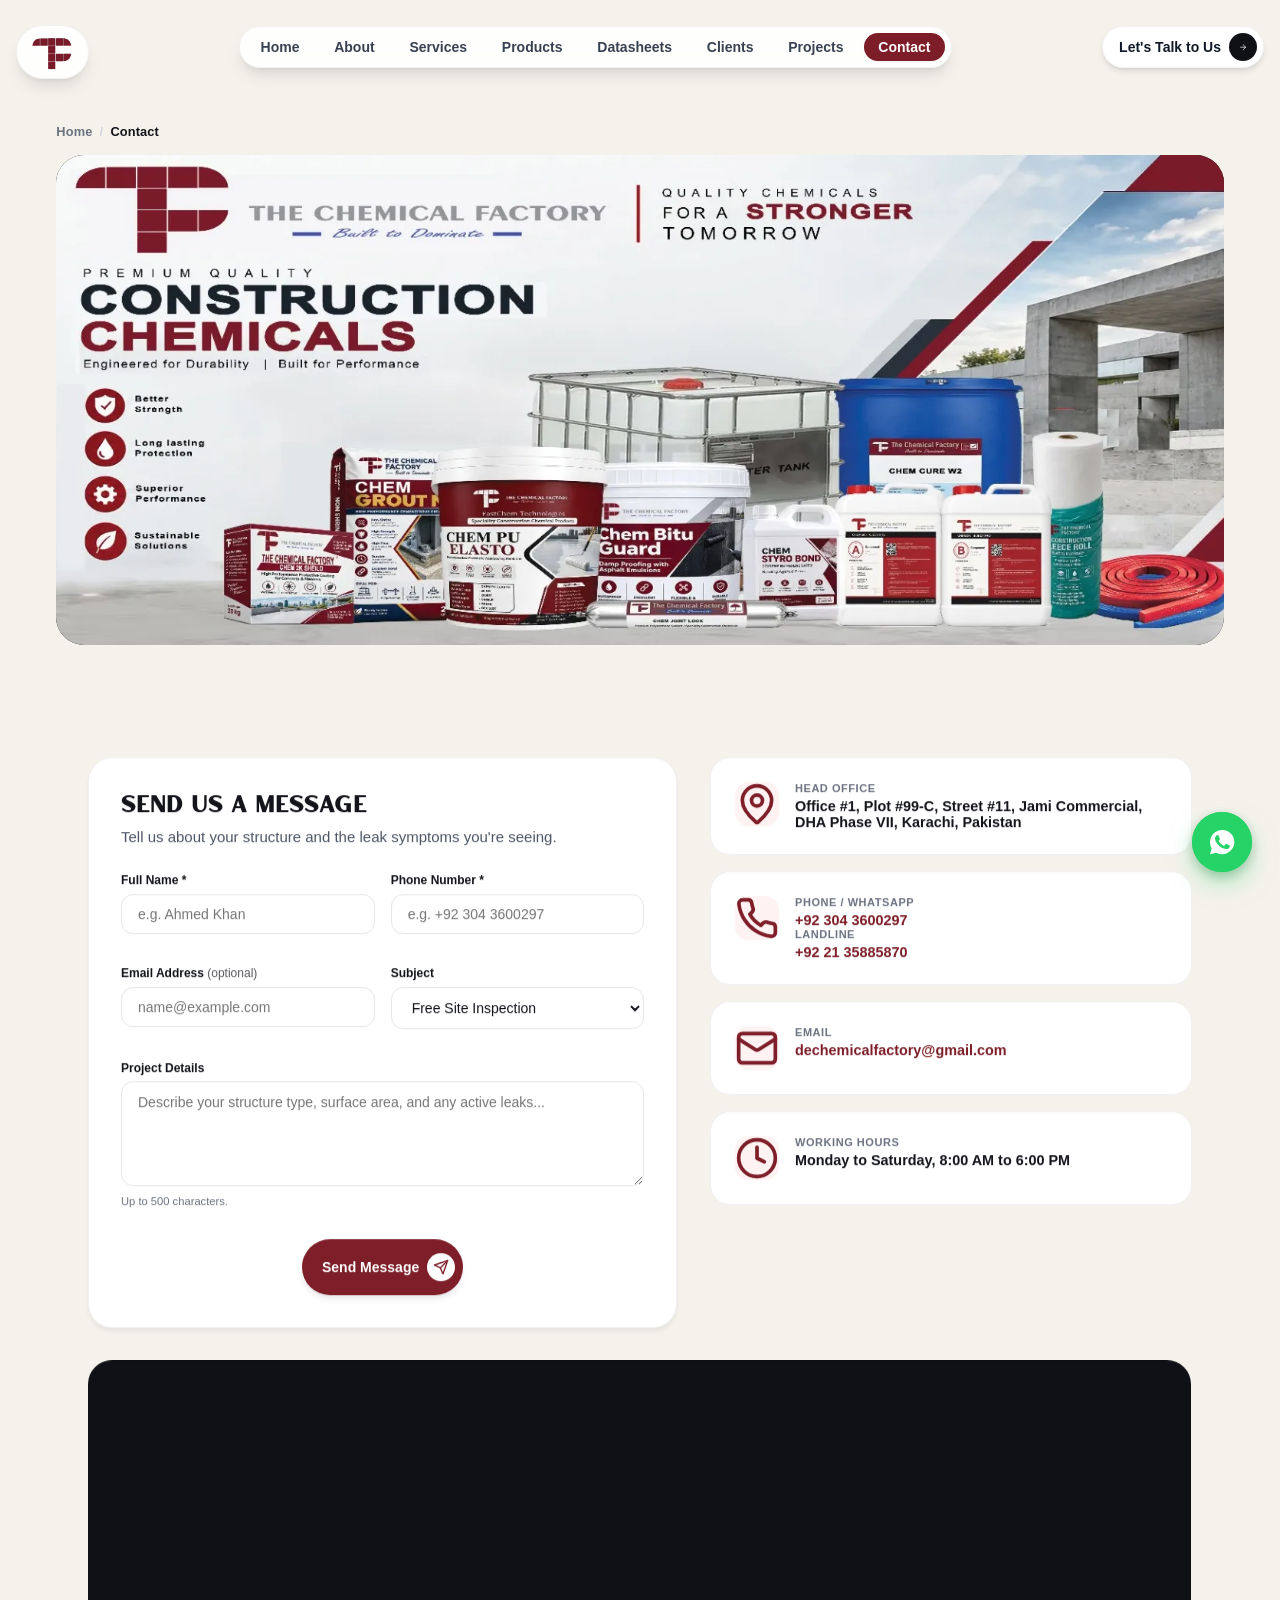
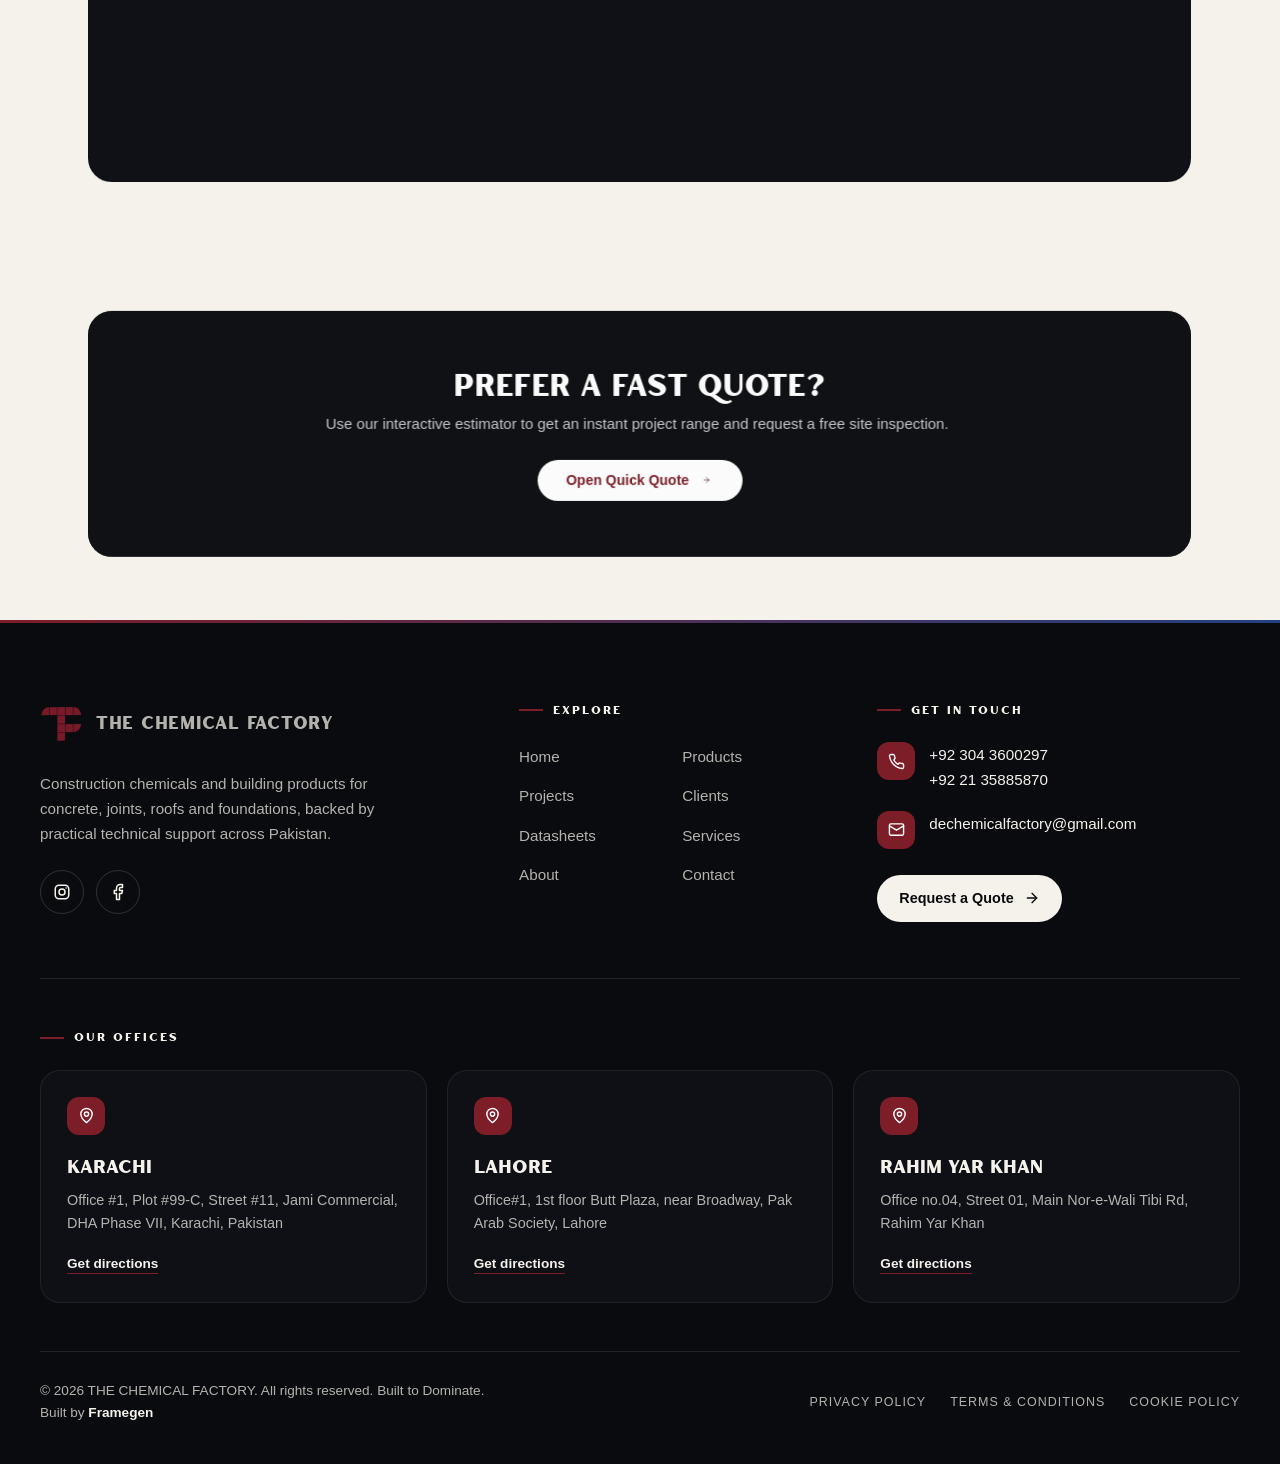
<file: contact.html>
<!doctype html>
<html lang="en" class="scroll-smooth">
  <head>
    <meta charset="UTF-8" />
    <meta name="viewport" content="width=device-width, initial-scale=1.0" />
    <meta http-equiv="Content-Security-Policy" content="default-src 'self'; script-src 'self'; style-src 'self' 'unsafe-inline' https://fonts.googleapis.com; font-src 'self' https://fonts.gstatic.com; img-src 'self' data:; connect-src 'self'; frame-src https://www.google.com https://www.youtube-nocookie.com; object-src 'none'; base-uri 'self'; form-action 'self'" />
    <meta name="referrer" content="strict-origin-when-cross-origin" />
    <title>Contact | Construction Chemicals &amp; Building Products | THE CHEMICAL FACTORY</title>
      <!-- SEO (Phase 3.4) -->
      <meta name="description" content="Contact The Chemical Factory in Karachi for construction chemicals, building products, technical advice, datasheets, quotations and site support. Call +92 304 3600297 or email dechemicalfactory@gmail.com." />
      <meta name="robots" content="index, follow, max-image-preview:large" />
      <meta property="og:type" content="website" />
      <meta property="og:site_name" content="The Chemical Factory" />
      <meta property="og:title" content="Contact | Construction Chemicals &amp; Building Products | THE CHEMICAL FACTORY" />
      <meta property="og:description" content="Contact The Chemical Factory in Karachi for construction chemicals, building products, technical advice, datasheets, quotations and site support. Call +92 304 3600297 or email dechemicalfactory@gmail.com." />
      <meta property="og:image" content="https://the-chemical-factory.vercel.app/images/roof-structure.webp" />
      <meta property="og:image:alt" content="Contact | Construction Chemicals &amp; Building Products | THE CHEMICAL FACTORY" />
      <link rel="canonical" href="https://the-chemical-factory.vercel.app/contact" />
      <meta property="og:url" content="https://the-chemical-factory.vercel.app/contact" />
      <meta name="twitter:card" content="summary_large_image" />
      <meta name="twitter:title" content="Contact | Construction Chemicals &amp; Building Products | THE CHEMICAL FACTORY" />
      <meta name="twitter:description" content="Contact The Chemical Factory in Karachi for construction chemicals, building products, technical advice, datasheets, quotations and site support. Call +92 304 3600297 or email dechemicalfactory@gmail.com." />
      <meta name="twitter:image" content="https://the-chemical-factory.vercel.app/images/roof-structure.webp" />
    <link rel="stylesheet" href="css/styles.css">
    <link rel="stylesheet" href="css/icons-anim.css">
    <link rel="stylesheet" href="css/pages.css">
    <link rel="icon" type="image/webp" href="images/fav-log.webp" />
  </head>
  <body data-page="contact">
    <div id="preloader-root"></div>
    <div id="nav-root"></div>

    <nav class="page-crumbs" aria-label="Breadcrumb">
      <ol class="page-crumbs__list">
        <li class="page-crumbs__item"><a href="index.html">Home</a></li>
        <li class="page-crumbs__sep" aria-hidden="true">/</li>
        <li class="page-crumbs__item" aria-current="page">Contact</li>
      </ol>
    </nav>

    <section class="page-hero">
      <picture class="page-hero__banner-media">
        <source media="(max-width: 768px)" srcset="images/mobile_banner.webp" />
        <img class="page-hero__banner" src="images/banner.webp" alt="" width="1983" height="793" loading="eager" fetchpriority="high" decoding="async" />
      </picture>
      <h1 class="page-hero__title"></h1>
      <p class="page-hero__sub"></p>
    </section>

    <section class="page-section">
      <div class="container">
        <div class="contact-grid">
          <div class="contact-form-wrap" data-reveal>
            <div class="section-head" style="text-align:left; margin:0 0 1.5rem; max-width:none;">
              <h2 class="section-head__title" style="font-size:1.5rem;">Send Us a Message</h2>
              <p class="section-head__sub" style="margin-top:0.4rem;">Tell us about your structure and the leak symptoms you're seeing.</p>
            </div>

<form id="contact-form" class="form-grid-2" novalidate method="post" action="/api/contact">
              <!-- Honeypot: hidden from people, tempting to bots. Real submissions
                   that fill this are dropped silently by js/forms.js. -->
              <div class="hp-field" aria-hidden="true">
                <label for="contact-website">Company website</label>
                <input type="text" id="contact-website" name="company-website" tabindex="-1" autocomplete="off" value="" />
              </div>

              <div class="form-field">
                <label for="contact-name">Full Name <span aria-hidden="true">*</span></label>
                <input type="text" id="contact-name" name="name" autocomplete="name" maxlength="100"
                       placeholder="e.g. Ahmed Khan" required data-validate="name"
                       aria-describedby="contact-name-error" aria-required="true" />
                <p class="form-error" id="contact-name-error" aria-live="polite"></p>
              </div>
              <div class="form-field">
                <label for="contact-phone">Phone Number <span aria-hidden="true">*</span></label>
                <input type="tel" id="contact-phone" name="phone" autocomplete="tel" maxlength="20"
                       placeholder="e.g. +92 304 3600297" required data-validate="phone"
                       aria-describedby="contact-phone-error" aria-required="true" />
                <p class="form-error" id="contact-phone-error" aria-live="polite"></p>
              </div>
              <div class="form-field">
                <label for="contact-email">Email Address <span class="form-field__opt">(optional)</span></label>
                <input type="email" id="contact-email" name="email" autocomplete="email" maxlength="254"
                       placeholder="name@example.com" data-validate="email"
                       aria-describedby="contact-email-error" />
                <p class="form-error" id="contact-email-error" aria-live="polite"></p>
              </div>
              <div class="form-field">
                <label for="contact-subject">Subject</label>
                <select id="contact-subject" name="subject">
                  <option>Free Site Inspection</option>
                  <option>Project Quote</option>
                  <option>Technical Datasheet Request</option>
                  <option>Emergency Leak Repair</option>
                  <option>Partnership / Supply</option>
                  <option>Other</option>
                </select>
              </div>
              <div class="form-field" style="grid-column:1/-1;">
                <label for="contact-message">Project Details</label>
                <textarea id="contact-message" name="message" rows="5" maxlength="500"
                          placeholder="Describe your structure type, surface area, and any active leaks..."
                          data-validate="message" aria-describedby="contact-message-error contact-message-hint"></textarea>
                <p class="form-hint" id="contact-message-hint">Up to 500 characters.</p>
                <p class="form-error" id="contact-message-error" aria-live="polite"></p>
              </div>
              <div class="form-field form-field--submit" style="grid-column:1/-1; margin-bottom:0;">
                <button type="submit" class="btn-burgundy">
                  <span>Send Message</span>
                  <span class="btn-burgundy__circle">
                    <svg viewBox="0 0 24 24" fill="none" stroke="currentColor" stroke-width="2" stroke-linecap="round" stroke-linejoin="round"><path d="m22 2-7 20-4-9-9-4Z"/><path d="M22 2 11 13"/></svg>
                  </span>
                </button>
              </div>
            </form>
          </div>

          <div data-reveal>
            <div class="info-cards">
              <div class="info-card">
                <div class="info-card__icon">
                  <svg viewBox="0 0 24 24" fill="none" stroke="currentColor" stroke-width="2" stroke-linecap="round" stroke-linejoin="round"><path d="M20 10c0 4.993-5.539 10.193-7.399 11.799a1 1 0 0 1-1.202 0C9.539 20.193 4 14.993 4 10a8 8 0 0 1 16 0"/><circle cx="12" cy="10" r="3"/></svg>
                </div>
                <div>
                  <div class="info-card__label">Head Office</div>
                  <div class="info-card__value">Office #1, Plot #99-C, Street #11, Jami Commercial, DHA Phase VII, Karachi, Pakistan</div>
                </div>
              </div>
              <div class="info-card">
                <div class="info-card__icon">
                  <svg viewBox="0 0 24 24" fill="none" stroke="currentColor" stroke-width="2" stroke-linecap="round" stroke-linejoin="round"><path d="M22 16.92v3a2 2 0 0 1-2.18 2 19.79 19.79 0 0 1-8.63-3.07 19.5 19.5 0 0 1-6-6 19.79 19.79 0 0 1-3.07-8.67A2 2 0 0 1 4.11 2h3a2 2 0 0 1 2 1.72 12.84 12.84 0 0 0 .7 2.81 2 2 0 0 1-.45 2.11L8.09 9.91a16 16 0 0 0 6 6l1.27-1.27a2 2 0 0 1 2.11-.45 12.84 12.84 0 0 0 2.81.7A2 2 0 0 1 22 16.92z"/></svg>
                </div>
                <div>
                  <div class="info-card__label">Phone / WhatsApp</div>
                  <div class="info-card__value"><a href="tel:+923043600297">+92 304 3600297</a></div>
                  <div class="info-card__label">Landline</div>
                  <div class="info-card__value"><a href="tel:+922135885870">+92 21 35885870</a></div>
                </div>
              </div>
              <div class="info-card">
                <div class="info-card__icon">
                  <svg viewBox="0 0 24 24" fill="none" stroke="currentColor" stroke-width="2" stroke-linecap="round" stroke-linejoin="round"><rect width="20" height="16" x="2" y="4" rx="2"/><path d="m22 7-8.97 5.7a1.94 1.94 0 0 1-2.06 0L2 7"/></svg>
                </div>
                <div>
                  <div class="info-card__label">Email</div>
                  <div class="info-card__value"><a href="mailto:dechemicalfactory@gmail.com">dechemicalfactory@gmail.com</a></div>
                </div>
              </div>
              <div class="info-card">
                <div class="info-card__icon">
                  <svg viewBox="0 0 24 24" fill="none" stroke="currentColor" stroke-width="2" stroke-linecap="round" stroke-linejoin="round"><circle cx="12" cy="12" r="10"/><polyline points="12 6 12 12 16 14"/></svg>
                </div>
                <div>
                  <div class="info-card__label">Working Hours</div>
                  <div class="info-card__value">Monday to Saturday, 8:00 AM to 6:00 PM</div>
                </div>
              </div>
            </div>
          </div>
        </div>

        <div class="map-wrap" data-reveal>
          <div class="map-wrap__frame">
<!-- sandbox: no allow-forms, no allow-top-navigation, no allow-modals.
                 Maps needs scripts + same-origin for its own tiles/storage, popups for
                 "Open in Google Maps". Do not add allow-top-navigation. -->
            <iframe
              src="https://www.google.com/maps/embed?pb=!1m18!1m12!1m3!1d3621.000705163662!2d67.0707023!3d24.8296495!2m3!1f0!2f0!3f0!3m2!1i1024!2i768!4f13.1!3m3!1m2!1s0x3eb33d0077c4d9a9%3A0x1d5560888be08541!2sThe%20Chemical%20Factory!5e0!3m2!1sen!2s!4v1786824204398!5m2!1sen!2s"
              title="The Chemical Factory location on Google Maps"
              sandbox="allow-scripts allow-same-origin allow-popups"
              allowfullscreen=""
              loading="lazy"
              referrerpolicy="strict-origin-when-cross-origin"></iframe>
          </div>
        </div>
      </div>
    </section>

    <section class="page-section page-section--muted">
      <div class="container">
        <div class="cta-band" data-reveal>
          <div class="cta-band__bg"></div>
          <div class="cta-band__box">
            <h2 class="cta-band__title">Prefer a Fast Quote?</h2>
            <p class="cta-band__sub">
              Use our interactive estimator to get an instant project range and request a free site inspection.
            </p>
            <div class="cta-band__actions">
              <button type="button" class="btn-white js-open-quote"><span>Open Quick Quote</span><span data-icon="arrow-right"></span></button>
            </div>
          </div>
        </div>
      </div>
    </section>

    <div id="footer-root"></div>
    <div id="modal-root"></div>

    <script src="js/vendor/gsap.min.js"></script>
    <script src="js/vendor/ScrollTrigger.min.js"></script>
    <script src="js/motion.js"></script>
    <script src="js/icons.js"></script>
    <script src="js/components.js"></script>
    <script src="js/forms.js"></script>
    <script src="js/main.js"></script>
    <script src="js/animations.js"></script>
  </body>
</html>
</file>
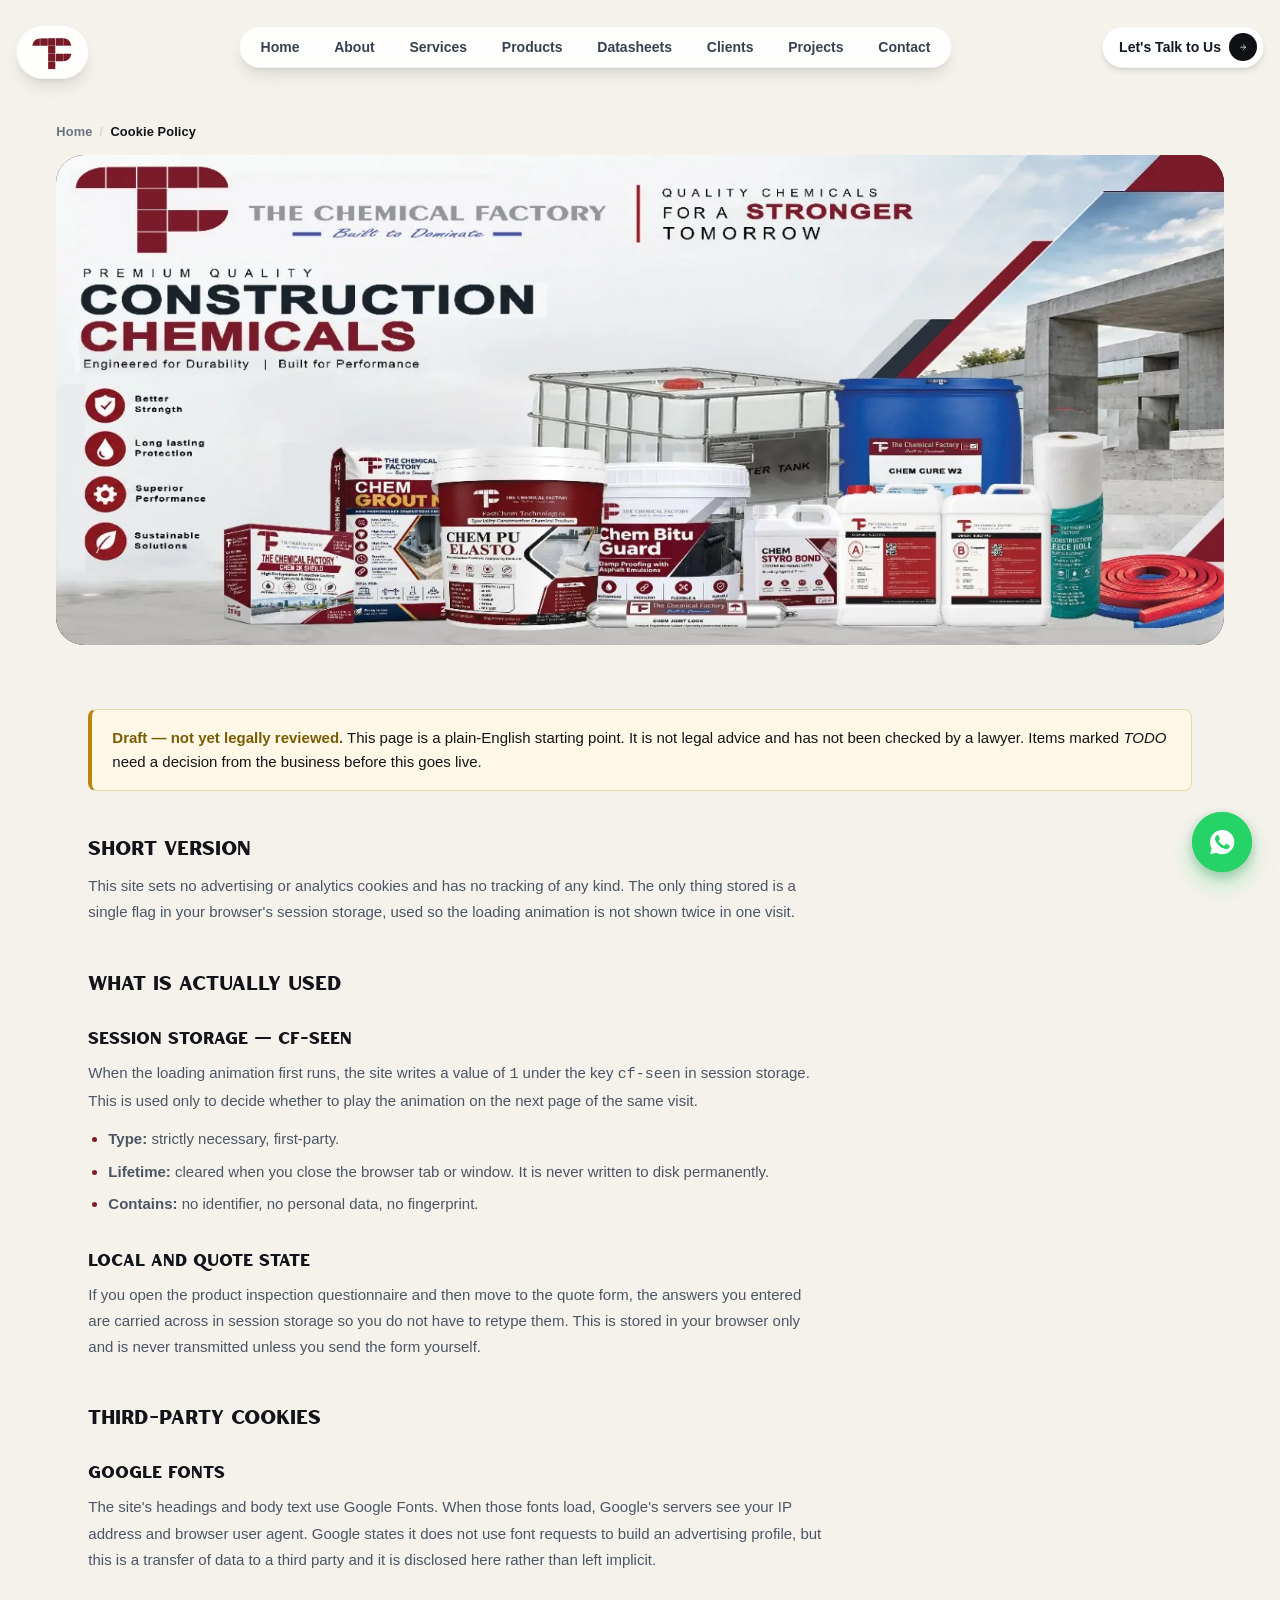
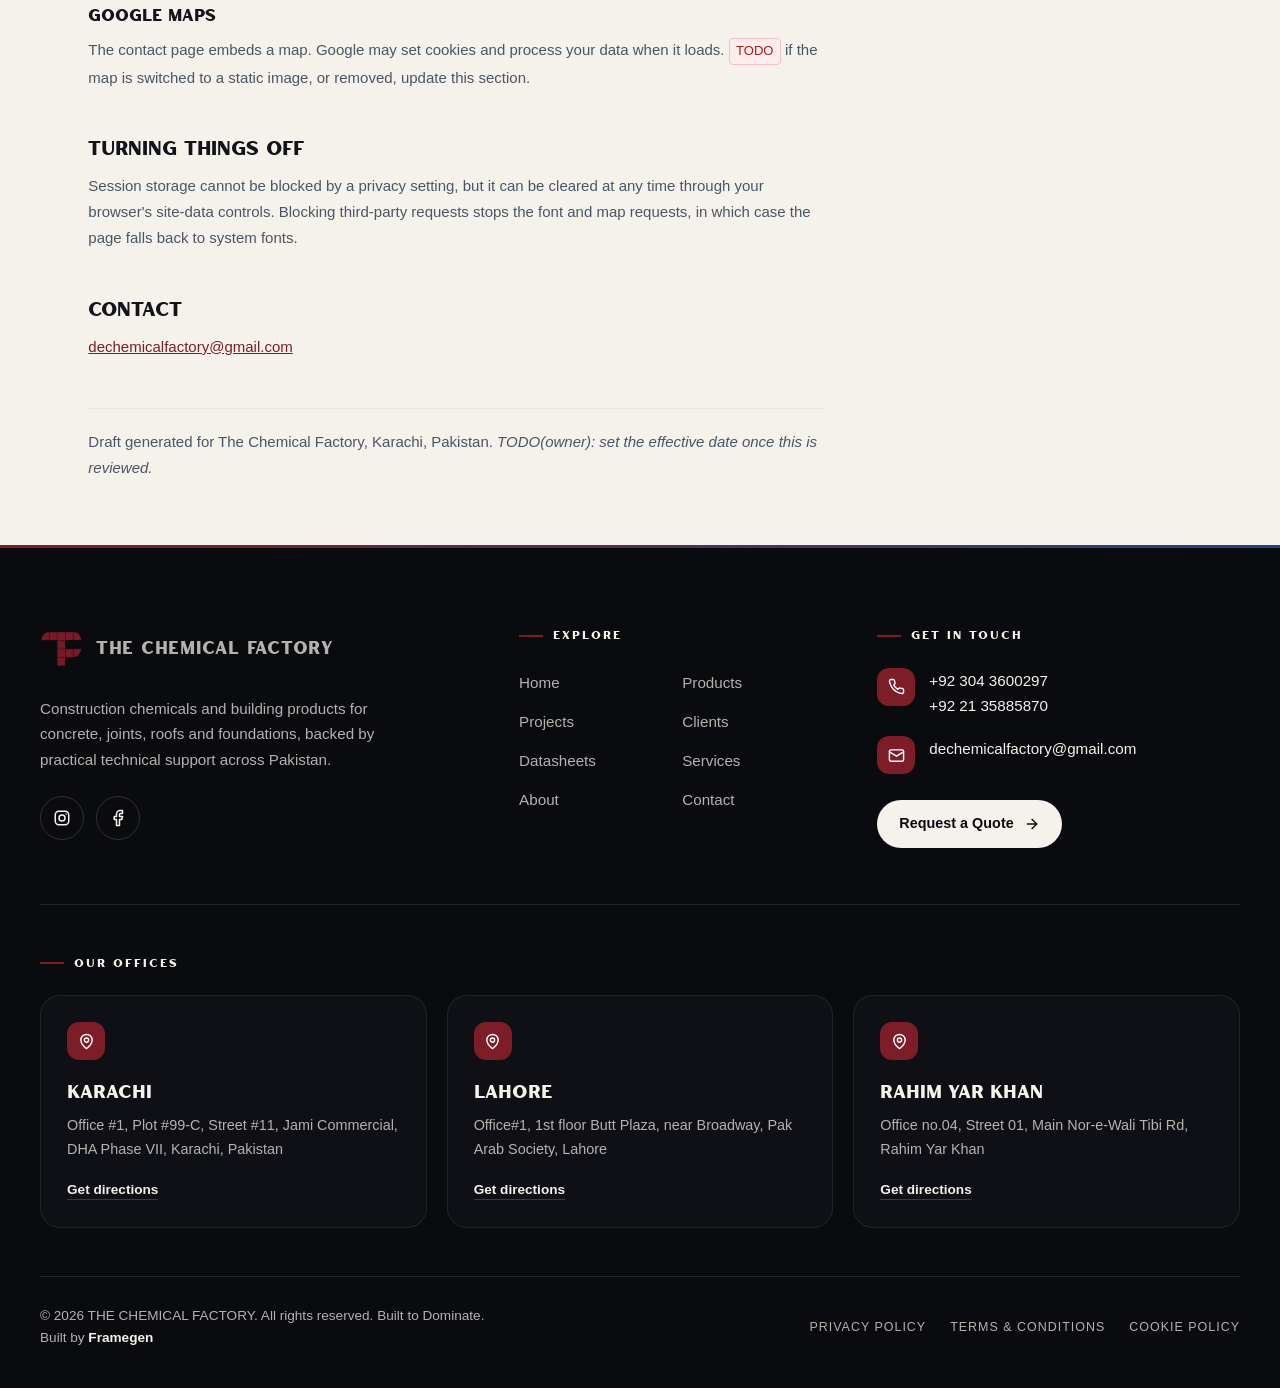
<file: cookie.html>
<!doctype html>
<html lang="en" class="scroll-smooth">
  <head>
    <meta charset="UTF-8" />
    <meta name="viewport" content="width=device-width, initial-scale=1.0" />
    <meta http-equiv="Content-Security-Policy" content="default-src 'self'; script-src 'self'; style-src 'self' 'unsafe-inline' https://fonts.googleapis.com; font-src 'self' https://fonts.gstatic.com; img-src 'self' data:; connect-src 'self'; frame-src https://www.google.com https://www.youtube-nocookie.com; object-src 'none'; base-uri 'self'; form-action 'self'" />
    <meta name="referrer" content="strict-origin-when-cross-origin" />
    <title>Cookie Policy â€” THE CHEMICAL FACTORY</title>
    <meta name="description" content="Which cookies and local storage this website uses, and why. Draft pending legal review." />
    <meta name="robots" content="noindex, follow" />
    <meta property="og:type" content="website" />
    <meta property="og:site_name" content="The Chemical Factory" />
    <meta property="og:title" content="Cookie Policy â€” THE CHEMICAL FACTORY" />
    <meta property="og:description" content="Which cookies and local storage this website uses, and why. Draft pending legal review." />
    <meta property="og:image" content="https://the-chemical-factory.vercel.app/images/logo.webp" />
    <link rel="canonical" href="https://the-chemical-factory.vercel.app/cookie" />
    <meta property="og:url" content="https://the-chemical-factory.vercel.app/cookie" />
    <meta name="twitter:card" content="summary_large_image" />
    <meta name="twitter:title" content="Cookie Policy â€” THE CHEMICAL FACTORY" />
    <meta name="twitter:description" content="Which cookies and local storage this website uses, and why. Draft pending legal review." />
    <meta name="twitter:image" content="https://the-chemical-factory.vercel.app/images/logo.webp" />
    <link rel="stylesheet" href="css/styles.css">
    <link rel="stylesheet" href="css/icons-anim.css">
    <link rel="stylesheet" href="css/pages.css">
    <link rel="icon" type="image/webp" href="images/fav-log.webp" />
    <style>/* Policy pages (privacy / terms / cookie) - Phase 3.5 */
.policy-draft {
  background: #fff8e6;
  border: 1px solid #e8d9a8;
  border-left: 4px solid #b8860b;
  border-radius: 0.5rem;
  padding: 1rem 1.25rem;
  margin: 0 0 2.5rem;
  font-size: 0.9375rem;
  line-height: 1.6;
}
.policy-draft strong { color: #7a5c00; }
.policy-body { max-width: 46rem; }
.policy-body h2 {
  margin: 2.75rem 0 0.75rem;
  font-size: 1.25rem;
  line-height: 1.3;
}
.policy-body h3 { margin: 1.75rem 0 0.5rem; font-size: 1.0625rem; }
.policy-body p,
.policy-body li { font-size: 0.9375rem; line-height: 1.75; color: var(--gray-600); }
.policy-body ul { padding-left: 1.25rem; margin: 0.75rem 0; }
.policy-body li { margin-bottom: 0.4rem; }
.policy-body li::marker { color: var(--burgundy); }
.policy-body a { color: var(--burgundy); text-decoration: underline; }
.policy-body a:hover { color: var(--burgundy-dark); }
.policy-todo {
  display: inline-block;
  background: #fdecec;
  border: 1px solid #f2c2c2;
  border-radius: 0.25rem;
  padding: 0.05rem 0.4rem;
  font-size: 0.8125rem;
  font-style: normal;
  color: #a32020;
}
.policy-updated {
  margin-top: 3rem;
  padding-top: 1.25rem;
  border-top: 1px solid var(--gray-200);
  font-size: 0.8125rem;
  color: var(--gray-500);
}</style>
  </head>
  <body data-page="policy">
    <div id="preloader-root"></div>
    <div id="nav-root"></div>

    <main id="main">
      <nav class="page-crumbs" aria-label="Breadcrumb">
      <ol class="page-crumbs__list">
        <li class="page-crumbs__item"><a href="index.html">Home</a></li>
        <li class="page-crumbs__sep" aria-hidden="true">/</li>
        <li class="page-crumbs__item" aria-current="page">Cookie Policy</li>
      </ol>
    </nav>

    <section class="page-hero">
        <picture class="page-hero__banner-media">
          <source media="(max-width: 768px)" srcset="images/mobile_banner.webp" />
          <img class="page-hero__banner" src="images/banner.webp" alt="" width="1983" height="793" loading="eager" fetchpriority="high" decoding="async" />
        </picture>
      </section>

      <section class="page-section">
        <div class="container">
          <div class="policy-draft" role="note">
        <strong>Draft &mdash; not yet legally reviewed.</strong>
        This page is a plain-English starting point. It is not legal advice and
        has not been checked by a lawyer. Items marked
        <em>TODO</em> need a decision from the business before this goes live.
      </div>
          <div class="policy-body">
            <h2>Short version</h2>
            <p>
              This site sets no advertising or analytics cookies and has no
              tracking of any kind. The only thing stored is a single flag in
              your browser's session storage, used so the loading animation is
              not shown twice in one visit.
            </p>

            <h2>What is actually used</h2>
            <h3>Session storage &mdash; cf-seen</h3>
            <p>
              When the loading animation first runs, the site writes a value of
              <code>1</code> under the key <code>cf-seen</code> in session
              storage. This is used only to decide whether to play the
              animation on the next page of the same visit.
            </p>
            <ul>
              <li><strong>Type:</strong> strictly necessary, first-party.</li>
              <li>
                <strong>Lifetime:</strong> cleared when you close the browser
                tab or window. It is never written to disk permanently.
              </li>
              <li>
                <strong>Contains:</strong> no identifier, no personal data, no
                fingerprint.
              </li>
            </ul>

            <h3>Local and quote state</h3>
            <p>
              If you open the product inspection questionnaire and then move to
              the quote form, the answers you entered are carried across in
              session storage so you do not have to retype them. This is stored
              in your browser only and is never transmitted unless you send the
              form yourself.
            </p>

            <h2>Third-party cookies</h2>
            <h3>Google Fonts</h3>
            <p>
              The site's headings and body text use Google Fonts. When those
              fonts load, Google's servers see your IP address and browser
              user agent. Google states it does not use font requests to build
              an advertising profile, but this is a transfer of data to a third
              party and it is disclosed here rather than left implicit.
            </p>
            <h3>Google Maps</h3>
            <p>
              The contact page embeds a map. Google may set cookies and process
              your data when it loads.
              <em class="policy-todo">TODO</em> if the map is switched to a static image, or removed,
              update this section.
            </p>

            <h2>Turning things off</h2>
            <p>
              Session storage cannot be blocked by a privacy setting, but it can
              be cleared at any time through your browser's site-data controls.
              Blocking third-party requests stops the font and map requests,
              in which case the page falls back to system fonts.
            </p>

            <h2>Contact</h2>
            <p>
              <a href="mailto:dechemicalfactory@gmail.com">dechemicalfactory@gmail.com</a>
            </p>
            <p class="policy-updated">
              Draft generated for The Chemical Factory, Karachi, Pakistan.
              <em>TODO(owner): set the effective date once this is reviewed.</em>
            </p>
          </div>
        </div>
      </section>
    </main>

    <div id="footer-root"></div>
    <div id="modal-root"></div>

    <script src="js/vendor/gsap.min.js"></script>
    <script src="js/vendor/ScrollTrigger.min.js"></script>
    <script src="js/motion.js"></script>
    <script src="js/icons.js"></script>
    <script src="js/components.js"></script>
    <script src="js/forms.js"></script>
    <script src="js/main.js"></script>
    <script src="js/animations.js"></script>
  </body>
</html>
</file>
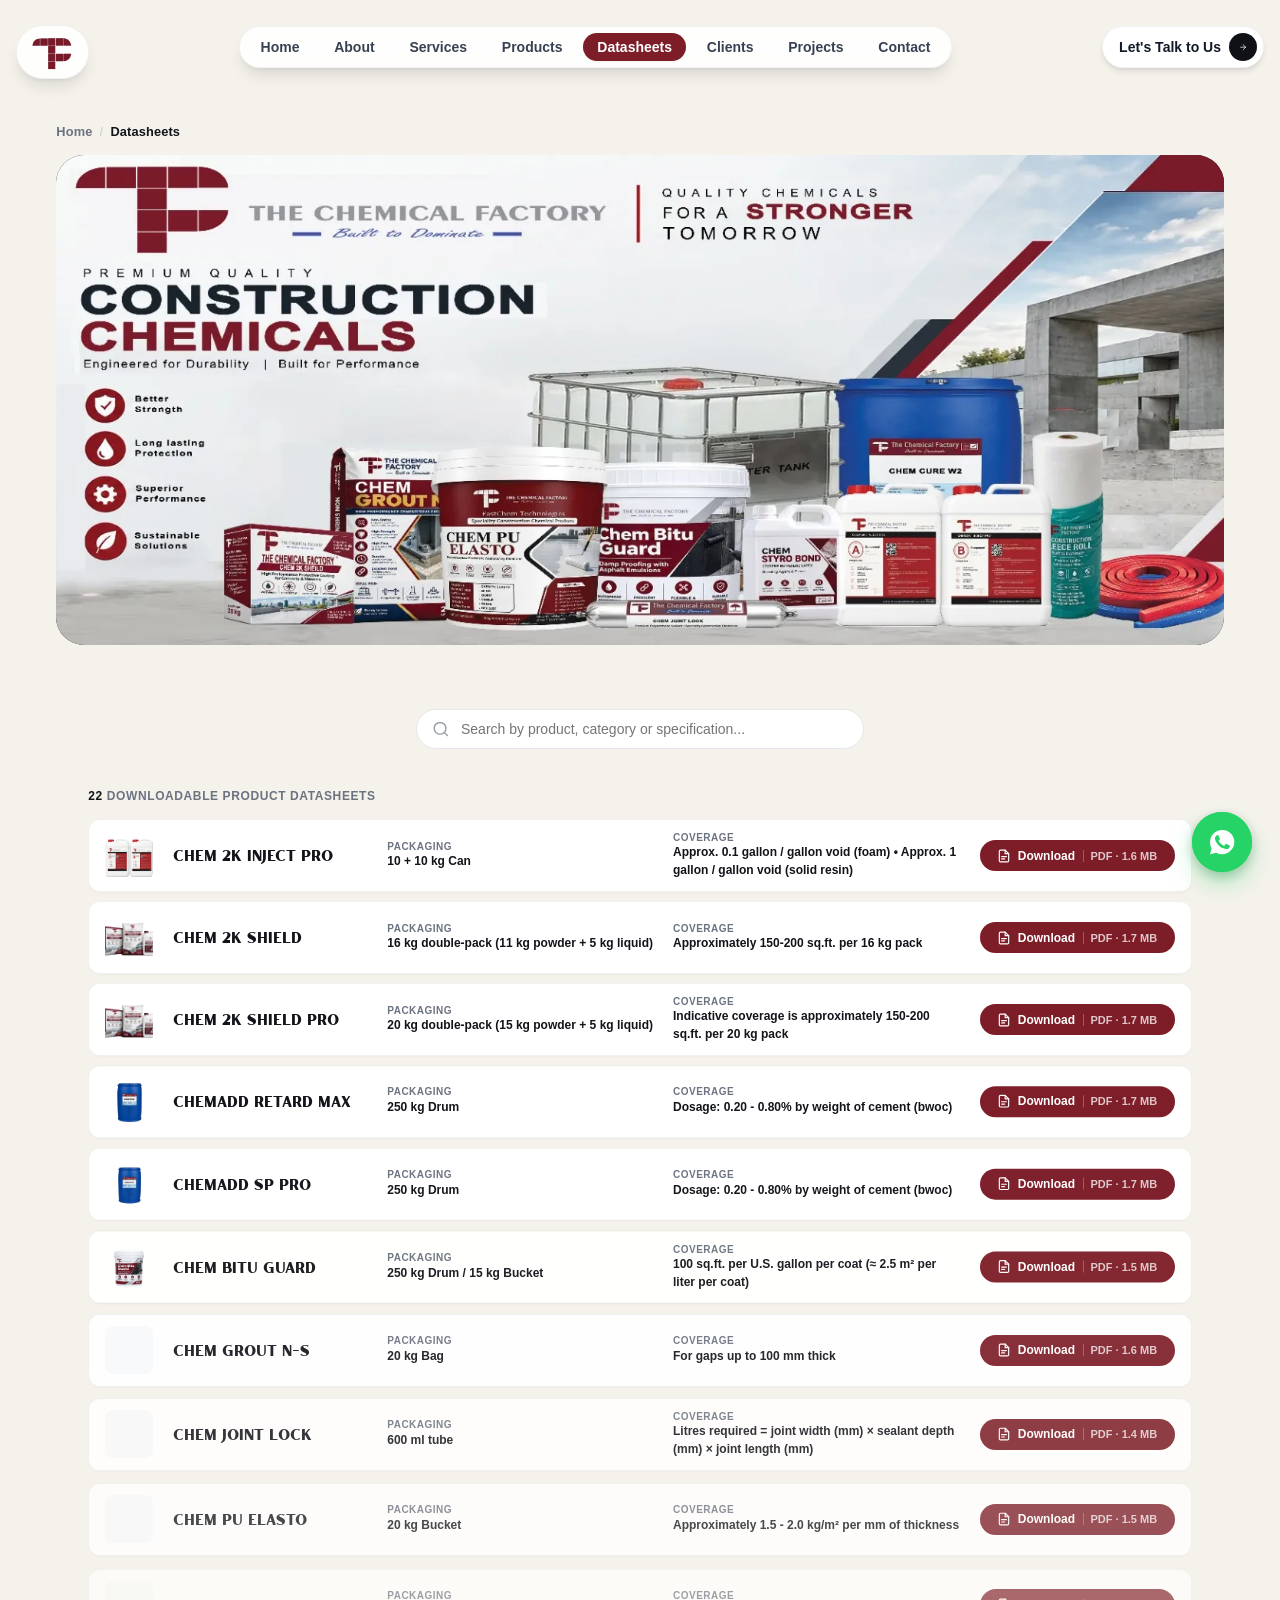
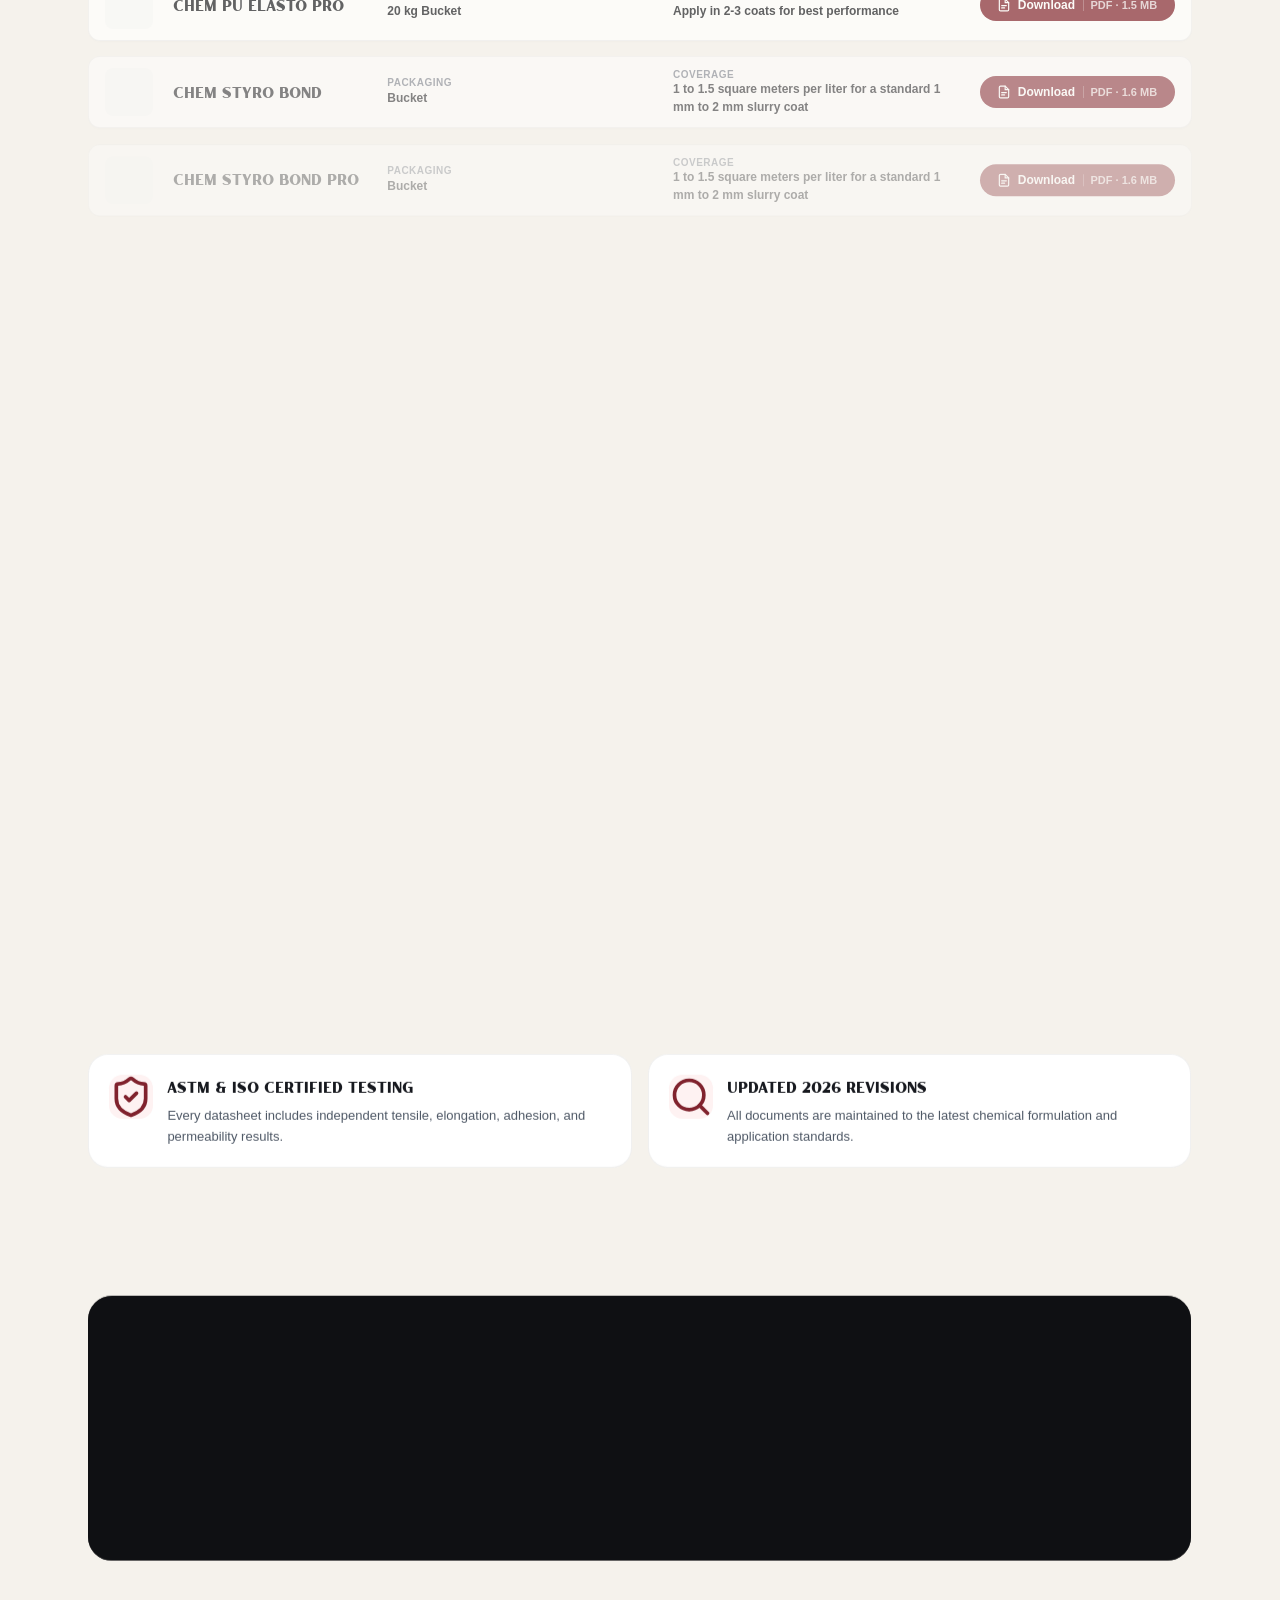
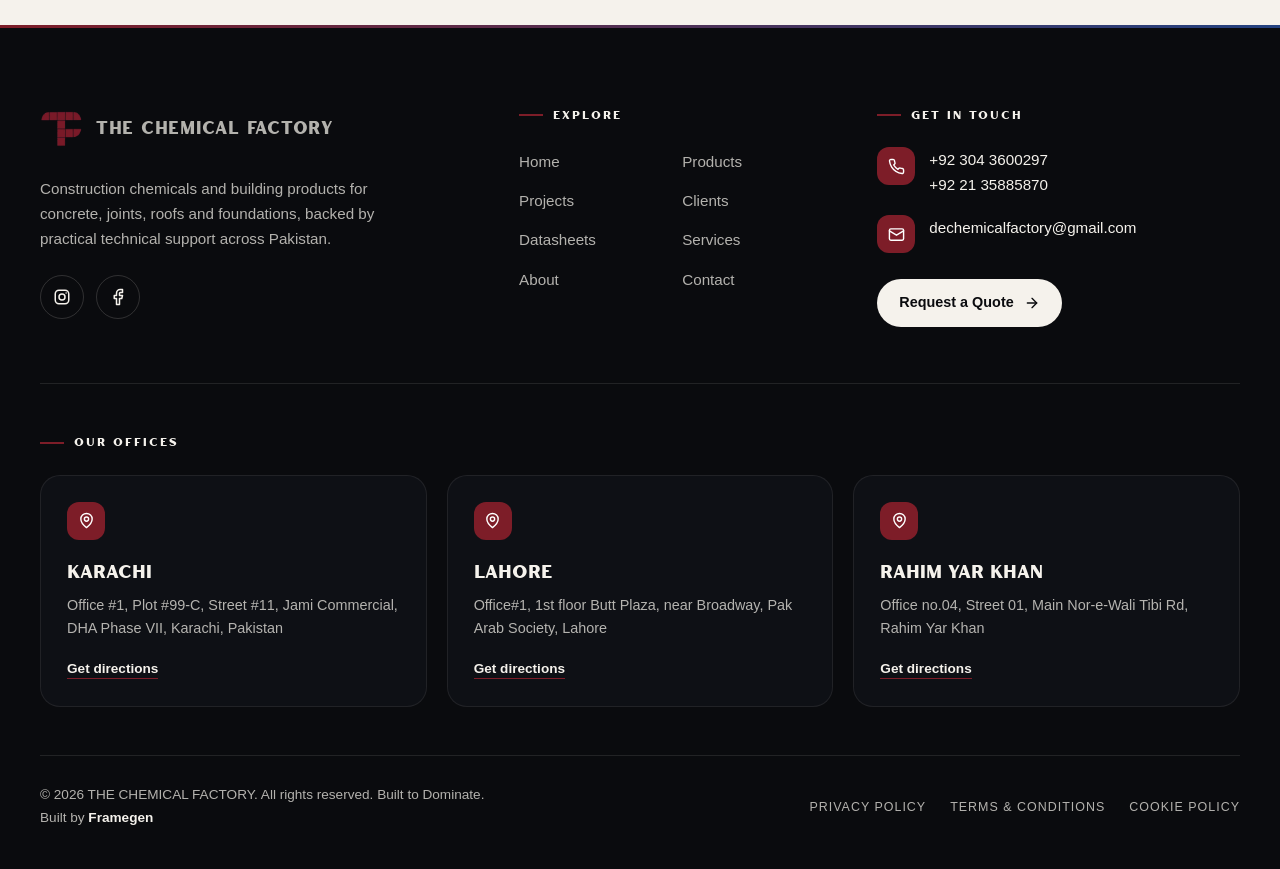
<file: datasheets.html>
<!doctype html>
<html lang="en" class="scroll-smooth">
  <head>
    <meta charset="UTF-8" />
    <meta name="viewport" content="width=device-width, initial-scale=1.0" />
    <meta http-equiv="Content-Security-Policy" content="default-src 'self'; script-src 'self'; style-src 'self' 'unsafe-inline' https://fonts.googleapis.com; font-src 'self' https://fonts.gstatic.com; img-src 'self' data:; connect-src 'self'; frame-src https://www.google.com https://www.youtube-nocookie.com; object-src 'none'; base-uri 'self'; form-action 'self'" />
    <meta name="referrer" content="strict-origin-when-cross-origin" />
    <title>Technical Datasheets | Construction Chemicals &amp; Building Products | THE CHEMICAL FACTORY</title>
      <!-- SEO (Phase 3.4) -->
      <meta name="description" content="Download technical datasheets for The Chemical Factory's construction chemicals and building products, including property data, consumption figures and application guidelines." />
      <meta name="robots" content="index, follow, max-image-preview:large" />
      <meta property="og:type" content="website" />
      <meta property="og:site_name" content="The Chemical Factory" />
      <meta property="og:title" content="Technical Datasheets | Construction Chemicals &amp; Building Products | THE CHEMICAL FACTORY" />
      <meta property="og:description" content="Download technical datasheets for The Chemical Factory's construction chemicals and building products, including property data, consumption figures and application guidelines." />
      <meta property="og:image" content="https://the-chemical-factory.vercel.app/images/banner.webp" />
      <meta property="og:image:alt" content="Technical Datasheets | Construction Chemicals &amp; Building Products | THE CHEMICAL FACTORY" />
      <link rel="canonical" href="https://the-chemical-factory.vercel.app/datasheets" />
      <meta property="og:url" content="https://the-chemical-factory.vercel.app/datasheets" />
      <meta name="twitter:card" content="summary_large_image" />
      <meta name="twitter:title" content="Technical Datasheets | Construction Chemicals &amp; Building Products | THE CHEMICAL FACTORY" />
      <meta name="twitter:description" content="Download technical datasheets for The Chemical Factory's construction chemicals and building products, including property data, consumption figures and application guidelines." />
      <meta name="twitter:image" content="https://the-chemical-factory.vercel.app/images/banner.webp" />
    <link rel="stylesheet" href="css/styles.css">
    <link rel="stylesheet" href="css/icons-anim.css">
    <link rel="stylesheet" href="css/pages.css">
    <link rel="icon" type="image/webp" href="images/fav-log.webp" />
  </head>
  <body data-page="datasheets">
    <div id="preloader-root"></div>
    <div id="nav-root"></div>

    <nav class="page-crumbs" aria-label="Breadcrumb">
      <ol class="page-crumbs__list">
        <li class="page-crumbs__item"><a href="index.html">Home</a></li>
        <li class="page-crumbs__sep" aria-hidden="true">/</li>
        <li class="page-crumbs__item" aria-current="page">Datasheets</li>
      </ol>
    </nav>

    <section class="page-hero">
      <picture class="page-hero__banner-media">
        <source media="(max-width: 768px)" srcset="images/mobile_banner.webp" />
        <img class="page-hero__banner" src="images/banner.webp" alt="" width="1983" height="793" loading="eager" fetchpriority="high" decoding="async" />
      </picture>
      <h1 class="page-hero__title"></h1>
      <p class="page-hero__sub"></p>
    </section>

    <section class="page-section">
      <div class="container">
        <div class="search-bar" role="search">
          <svg viewBox="0 0 24 24" fill="none" stroke="currentColor" stroke-width="2" stroke-linecap="round" stroke-linejoin="round" class="search-bar__icon" aria-hidden="true"><circle cx="11" cy="11" r="8"/><path d="m21 21-4.3-4.3"/></svg>
          <label class="sr-only" for="datasheet-search">Search datasheets</label>
          <input type="search" id="datasheet-search" name="q" maxlength="100" autocomplete="off" placeholder="Search by product, category or specification..." />
        </div>

        <div class="results-text" id="datasheet-count" style="margin-bottom: 1rem;"></div>

        <div class="ds-grid" id="datasheet-cards"></div>

        <div id="datasheet-no-results" class="empty hidden">
          <div class="empty-icon">&#128269;</div>
          <h3>No datasheets match your search</h3>
          <p>Try a different product name, category or specification keyword.</p>
          <a href="datasheets.html" class="btn-reset" style="display: inline-block; text-decoration: none;">Clear Search</a>
        </div>

        <div class="quote-features" data-reveal style="margin-top: 2.5rem;">
          <div class="quote-feature">
            <div class="quote-feature__icon">
              <svg viewBox="0 0 24 24" fill="none" stroke="currentColor" stroke-width="2" stroke-linecap="round" stroke-linejoin="round"><path d="M20 13c0 5-3.5 7.5-7.66 8.95a1 1 0 0 1-.67-.01C7.5 20.5 4 18 4 13V6a1 1 0 0 1 1-1c2 0 4.5-1.2 6.24-2.72a1.17 1.17 0 0 1 1.52 0C14.51 3.81 17 5 19 5a1 1 0 0 1 1 1z"/><path d="m9 12 2 2 4-4"/></svg>
            </div>
            <div>
              <h3 class="quote-feature__title">ASTM &amp; ISO Certified Testing</h3>
              <p class="quote-feature__text">Every datasheet includes independent tensile, elongation, adhesion, and permeability results.</p>
            </div>
          </div>
          <div class="quote-feature">
            <div class="quote-feature__icon">
              <svg viewBox="0 0 24 24" fill="none" stroke="currentColor" stroke-width="2" stroke-linecap="round" stroke-linejoin="round"><circle cx="11" cy="11" r="8"/><path d="m21 21-4.3-4.3"/></svg>
            </div>
            <div>
              <h3 class="quote-feature__title">Updated 2026 Revisions</h3>
              <p class="quote-feature__text">All documents are maintained to the latest chemical formulation and application standards.</p>
            </div>
          </div>
        </div>
      </div>
    </section>

    <section class="page-section page-section--muted">
      <div class="container">
        <div class="cta-band" data-reveal>
          <div class="cta-band__bg"></div>
          <div class="cta-band__box">
            <h2 class="cta-band__title">Can't Find a Document?</h2>
            <p class="cta-band__sub">
              Request a specific technical datasheet, safety data sheet, or full system specification pack from our engineers.
            </p>
            <div class="cta-band__actions">
              <button type="button" class="btn-white js-open-quote"><span>Request Documents</span><span data-icon="arrow-right"></span></button>
              <a href="contact.html" class="btn-outline">Contact Us</a>
            </div>
          </div>
        </div>
      </div>
    </section>

    <div id="footer-root"></div>
    <div id="modal-root"></div>

    <script src="js/vendor/gsap.min.js"></script>
    <script src="js/vendor/ScrollTrigger.min.js"></script>
    <script src="js/motion.js"></script>
    <script src="js/icons.js"></script>
    <script src="js/components.js"></script>
    <script src="js/products-data.js"></script>
    <script src="js/products.js"></script>
    <script src="js/forms.js"></script>
    <script src="js/main.js"></script>
    <script src="js/animations.js"></script>
  </body>
</html>
</file>
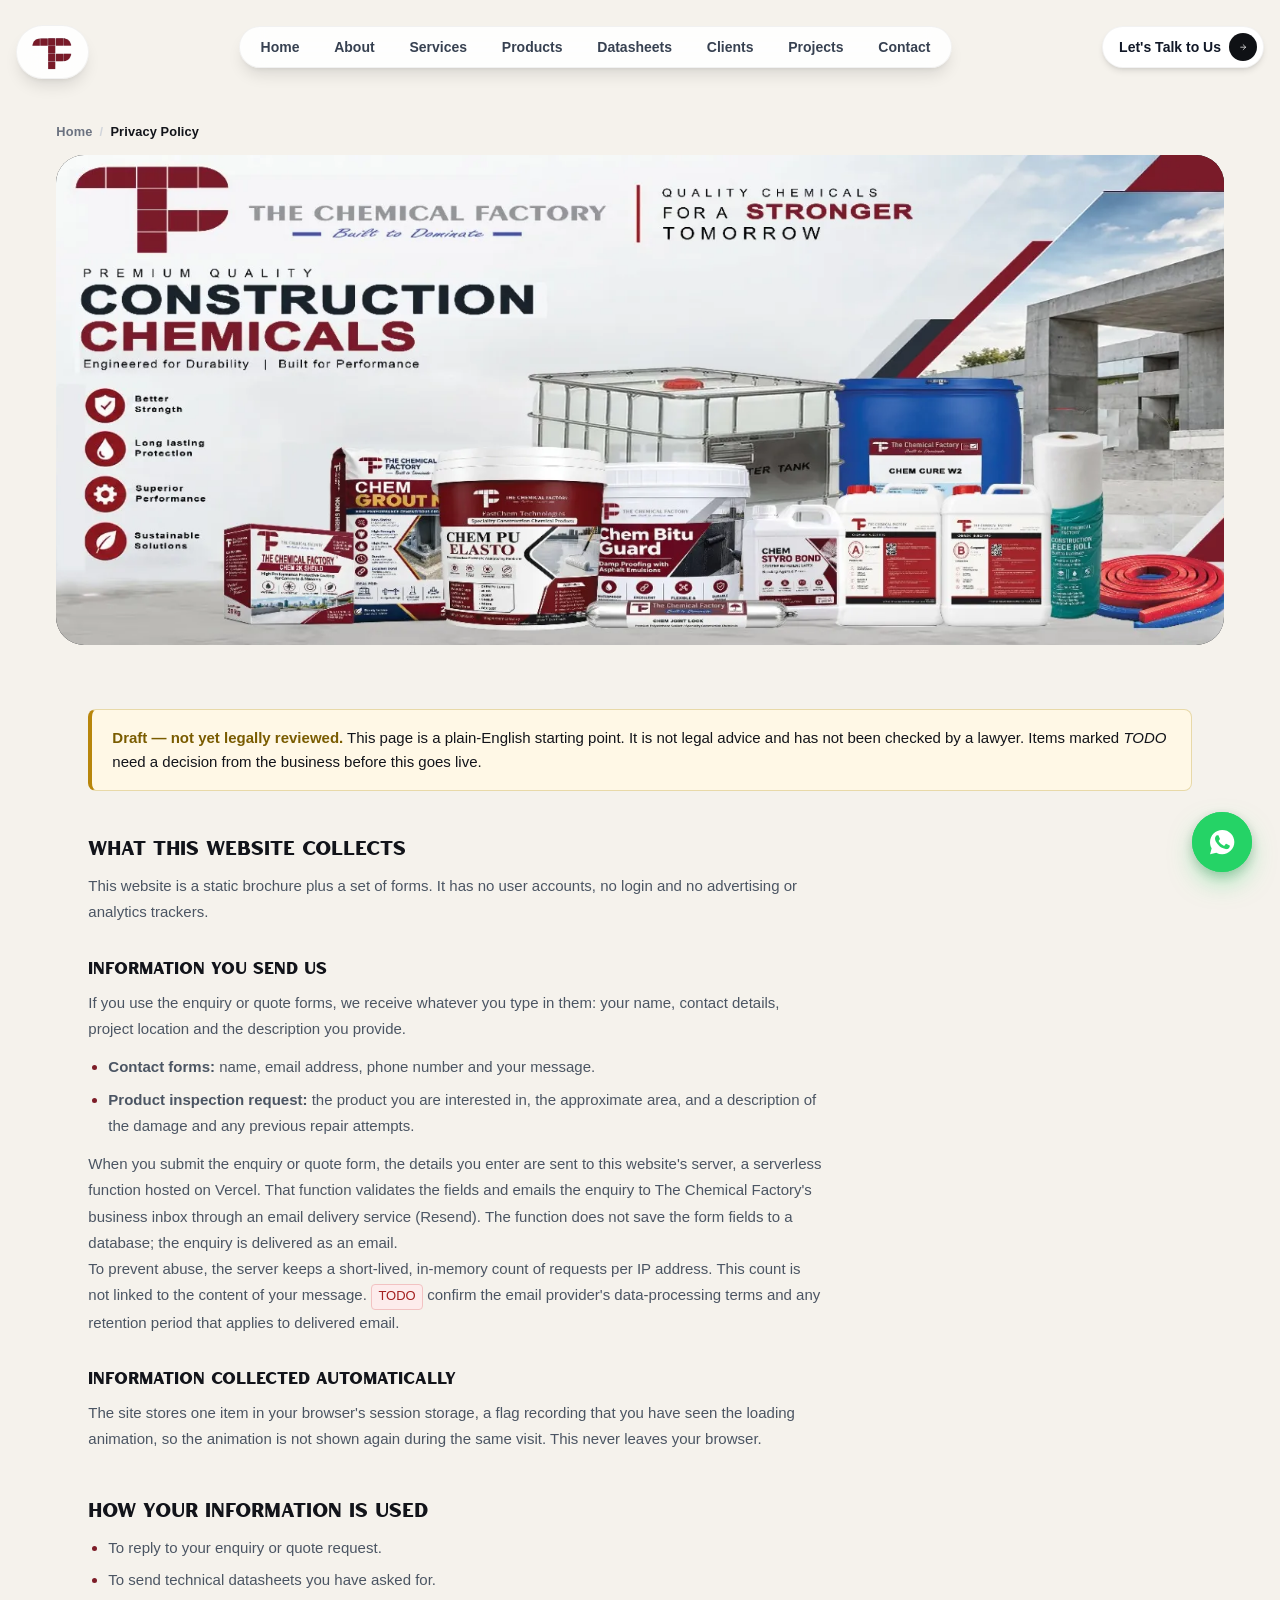
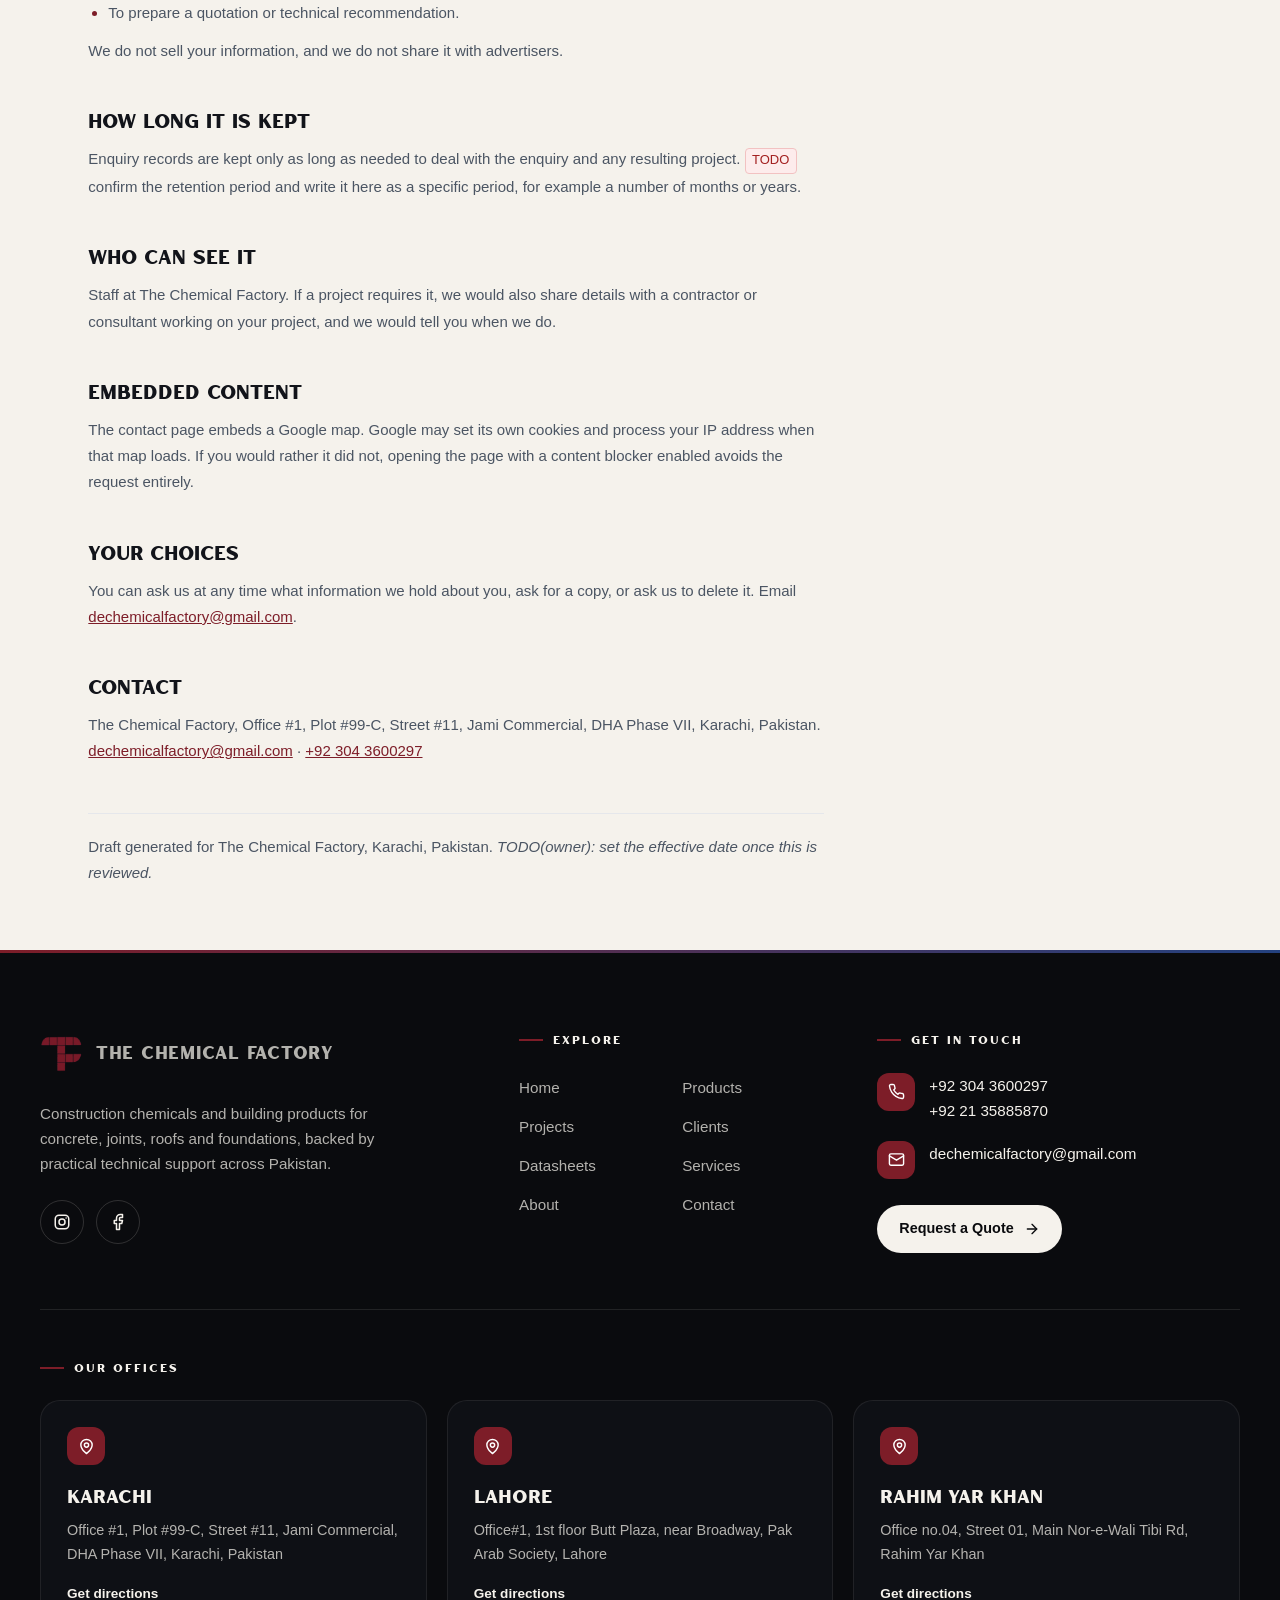
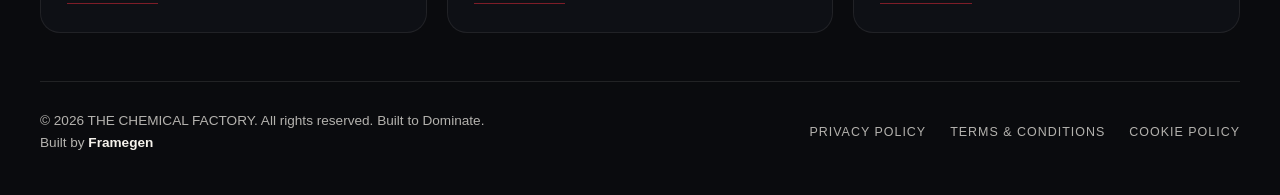
<file: privacy.html>
<!doctype html>
<html lang="en" class="scroll-smooth">
  <head>
    <meta charset="UTF-8" />
    <meta name="viewport" content="width=device-width, initial-scale=1.0" />
    <meta http-equiv="Content-Security-Policy" content="default-src 'self'; script-src 'self'; style-src 'self' 'unsafe-inline' https://fonts.googleapis.com; font-src 'self' https://fonts.gstatic.com; img-src 'self' data:; connect-src 'self'; frame-src https://www.google.com https://www.youtube-nocookie.com; object-src 'none'; base-uri 'self'; form-action 'self'" />
    <meta name="referrer" content="strict-origin-when-cross-origin" />
    <title>Privacy Policy â€” THE CHEMICAL FACTORY</title>
    <meta name="description" content="How The Chemical Factory collects, uses and protects the information you submit through this website. Draft pending legal review." />
    <meta name="robots" content="noindex, follow" />
    <meta property="og:type" content="website" />
    <meta property="og:site_name" content="The Chemical Factory" />
    <meta property="og:title" content="Privacy Policy â€” THE CHEMICAL FACTORY" />
    <meta property="og:description" content="How The Chemical Factory collects, uses and protects the information you submit through this website. Draft pending legal review." />
    <meta property="og:image" content="https://the-chemical-factory.vercel.app/images/logo.webp" />
    <link rel="canonical" href="https://the-chemical-factory.vercel.app/privacy" />
    <meta property="og:url" content="https://the-chemical-factory.vercel.app/privacy" />
    <meta name="twitter:card" content="summary_large_image" />
    <meta name="twitter:title" content="Privacy Policy â€” THE CHEMICAL FACTORY" />
    <meta name="twitter:description" content="How The Chemical Factory collects, uses and protects the information you submit through this website. Draft pending legal review." />
    <meta name="twitter:image" content="https://the-chemical-factory.vercel.app/images/logo.webp" />
    <link rel="stylesheet" href="css/styles.css">
    <link rel="stylesheet" href="css/icons-anim.css">
    <link rel="stylesheet" href="css/pages.css">
    <link rel="icon" type="image/webp" href="images/fav-log.webp" />
    <style>/* Policy pages (privacy / terms / cookie) - Phase 3.5 */
.policy-draft {
  background: #fff8e6;
  border: 1px solid #e8d9a8;
  border-left: 4px solid #b8860b;
  border-radius: 0.5rem;
  padding: 1rem 1.25rem;
  margin: 0 0 2.5rem;
  font-size: 0.9375rem;
  line-height: 1.6;
}
.policy-draft strong { color: #7a5c00; }
.policy-body { max-width: 46rem; }
.policy-body h2 {
  margin: 2.75rem 0 0.75rem;
  font-size: 1.25rem;
  line-height: 1.3;
}
.policy-body h3 { margin: 1.75rem 0 0.5rem; font-size: 1.0625rem; }
.policy-body p,
.policy-body li { font-size: 0.9375rem; line-height: 1.75; color: var(--gray-600); }
.policy-body ul { padding-left: 1.25rem; margin: 0.75rem 0; }
.policy-body li { margin-bottom: 0.4rem; }
.policy-body li::marker { color: var(--burgundy); }
.policy-body a { color: var(--burgundy); text-decoration: underline; }
.policy-body a:hover { color: var(--burgundy-dark); }
.policy-todo {
  display: inline-block;
  background: #fdecec;
  border: 1px solid #f2c2c2;
  border-radius: 0.25rem;
  padding: 0.05rem 0.4rem;
  font-size: 0.8125rem;
  font-style: normal;
  color: #a32020;
}
.policy-updated {
  margin-top: 3rem;
  padding-top: 1.25rem;
  border-top: 1px solid var(--gray-200);
  font-size: 0.8125rem;
  color: var(--gray-500);
}</style>
  </head>
  <body data-page="policy">
    <div id="preloader-root"></div>
    <div id="nav-root"></div>

    <main id="main">
      <nav class="page-crumbs" aria-label="Breadcrumb">
      <ol class="page-crumbs__list">
        <li class="page-crumbs__item"><a href="index.html">Home</a></li>
        <li class="page-crumbs__sep" aria-hidden="true">/</li>
        <li class="page-crumbs__item" aria-current="page">Privacy Policy</li>
      </ol>
    </nav>

    <section class="page-hero">
        <picture class="page-hero__banner-media">
          <source media="(max-width: 768px)" srcset="images/mobile_banner.webp" />
          <img class="page-hero__banner" src="images/banner.webp" alt="" width="1983" height="793" loading="eager" fetchpriority="high" decoding="async" />
        </picture>
      </section>

      <section class="page-section">
        <div class="container">
          <div class="policy-draft" role="note">
        <strong>Draft &mdash; not yet legally reviewed.</strong>
        This page is a plain-English starting point. It is not legal advice and
        has not been checked by a lawyer. Items marked
        <em>TODO</em> need a decision from the business before this goes live.
      </div>
          <div class="policy-body">
            <h2>What this website collects</h2>
            <p>
              This website is a static brochure plus a set of forms. It has no
              user accounts, no login and no advertising or analytics trackers.
            </p>
            <h3>Information you send us</h3>
            <p>
              If you use the enquiry or quote forms, we receive whatever you
              type in them: your name, contact details, project location and
              the description you provide.
            </p>
            <ul>
              <li>
                <strong>Contact forms:</strong> name, email address, phone
                number and your message.
              </li>
              <li>
                <strong>Product inspection request:</strong> the product you
                are interested in, the approximate area, and a description of
                the damage and any previous repair attempts.
              </li>
            </ul>
            <p>
              When you submit the enquiry or quote form, the details you enter
              are sent to this website's server, a serverless function hosted
              on Vercel. That function validates the fields and emails the
              enquiry to The Chemical Factory's business inbox through an email
              delivery service (Resend). The function does not save the form
              fields to a database; the enquiry is delivered as an email.
            </p>
            <p>
              To prevent abuse, the server keeps a short-lived, in-memory count
              of requests per IP address. This count is not linked to the
              content of your message.
              <em class="policy-todo">TODO</em> confirm the email provider's
              data-processing terms and any retention period that applies to
              delivered email.
            </p>

            <h3>Information collected automatically</h3>
            <p>
              The site stores one item in your browser's session storage, a
              flag recording that you have seen the loading animation, so the
              animation is not shown again during the same visit. This never
              leaves your browser.
            </p>

            <h2>How your information is used</h2>
            <ul>
              <li>To reply to your enquiry or quote request.</li>
              <li>To send technical datasheets you have asked for.</li>
              <li>To prepare a quotation or technical recommendation.</li>
            </ul>
            <p>
              We do not sell your information, and we do not share it with
              advertisers.
            </p>

            <h2>How long it is kept</h2>
            <p>
              Enquiry records are kept only as long as needed to deal with the
              enquiry and any resulting project.
              <em class="policy-todo">TODO</em> confirm the retention period and write it here as a
              specific period, for example a number of months or years.
            </p>

            <h2>Who can see it</h2>
            <p>
              Staff at The Chemical Factory. If a project requires it, we would
              also share details with a contractor or consultant working on
              your project, and we would tell you when we do.
            </p>

            <h2>Embedded content</h2>
            <p>
              The contact page embeds a Google map. Google may set its own
              cookies and process your IP address when that map loads. If you
              would rather it did not, opening the page with a content blocker
              enabled avoids the request entirely.
            </p>

            <h2>Your choices</h2>
            <p>
              You can ask us at any time what information we hold about you, ask
              for a copy, or ask us to delete it. Email
              <a href="mailto:dechemicalfactory@gmail.com">dechemicalfactory@gmail.com</a>.
            </p>

            <h2>Contact</h2>
            <p>
              The Chemical Factory, Office #1, Plot #99-C, Street #11, Jami
              Commercial, DHA Phase VII, Karachi, Pakistan.
              <a href="mailto:dechemicalfactory@gmail.com">dechemicalfactory@gmail.com</a>
              &middot; <a href="tel:+923043600297">+92 304 3600297</a>
            </p>
            <p class="policy-updated">
              Draft generated for The Chemical Factory, Karachi, Pakistan.
              <em>TODO(owner): set the effective date once this is reviewed.</em>
            </p>
          </div>
        </div>
      </section>
    </main>

    <div id="footer-root"></div>
    <div id="modal-root"></div>

    <script src="js/vendor/gsap.min.js"></script>
    <script src="js/vendor/ScrollTrigger.min.js"></script>
    <script src="js/motion.js"></script>
    <script src="js/icons.js"></script>
    <script src="js/components.js"></script>
    <script src="js/forms.js"></script>
    <script src="js/main.js"></script>
    <script src="js/animations.js"></script>
  </body>
</html>
</file>
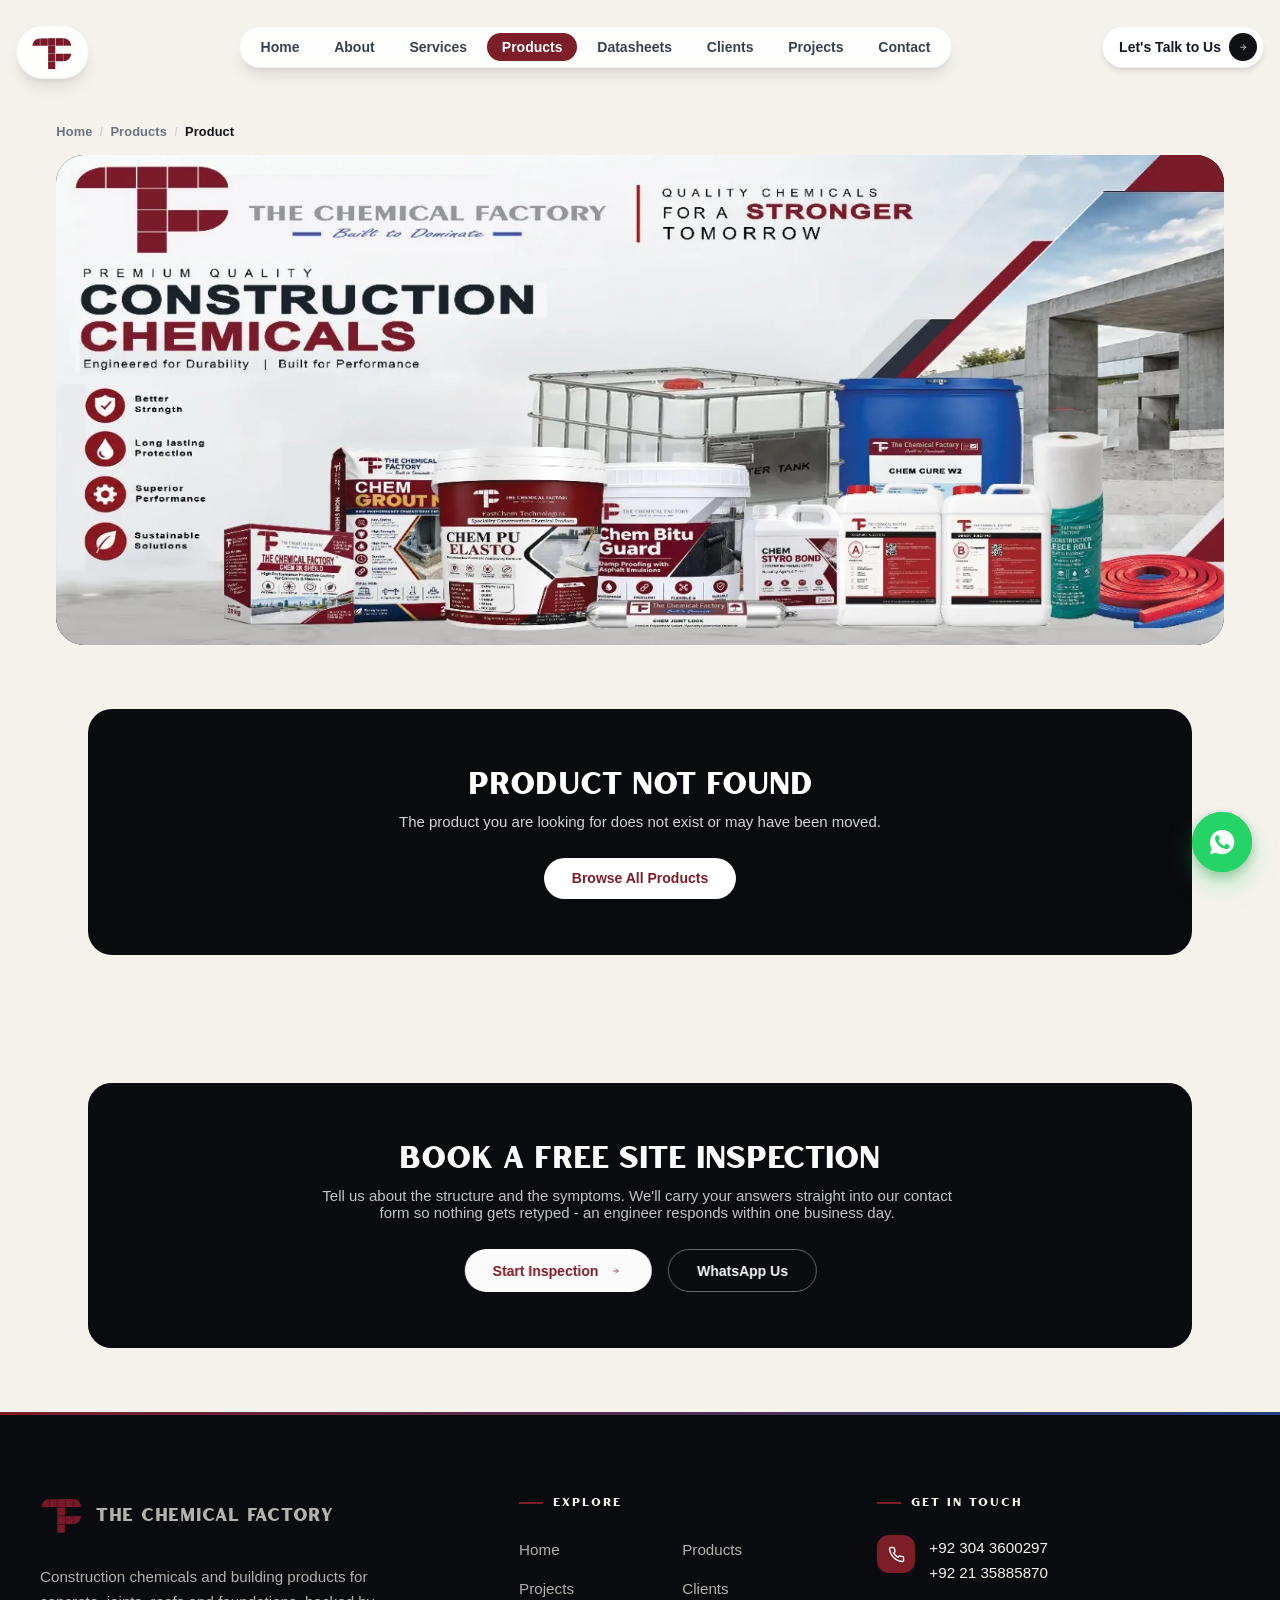
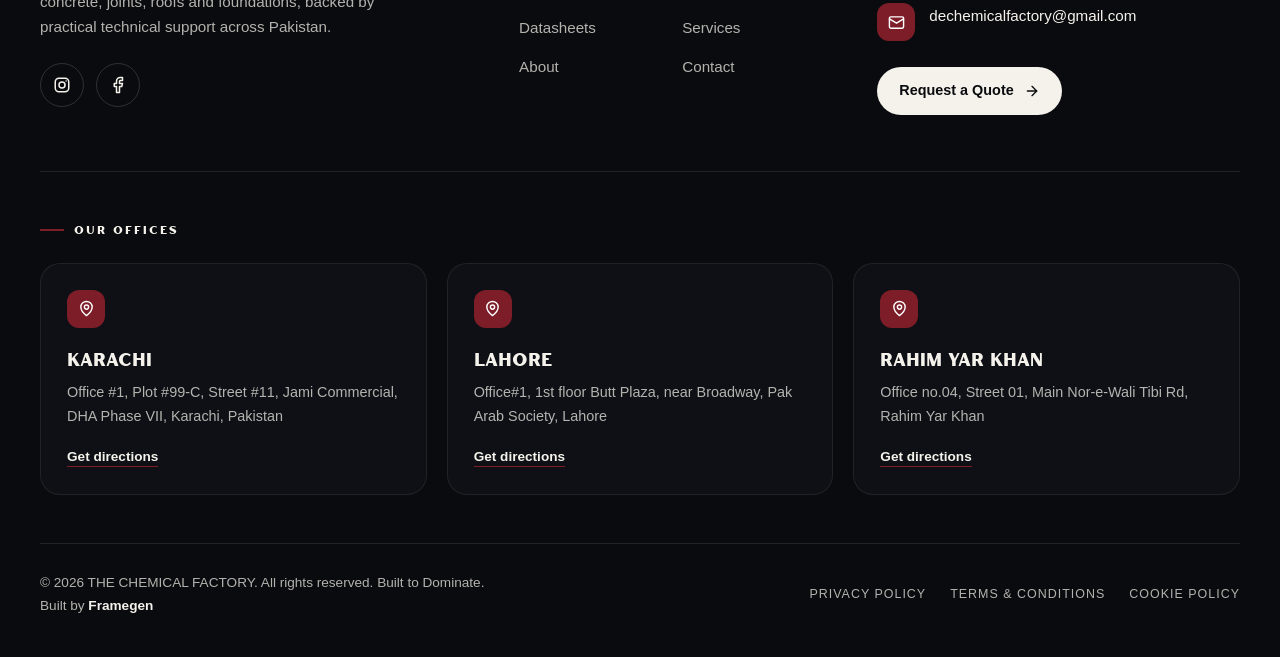
<file: product-detail.html>
<!doctype html>
<html lang="en" class="scroll-smooth">
  <head>
    <meta charset="UTF-8" />
    <meta name="viewport" content="width=device-width, initial-scale=1.0" />
    <meta http-equiv="Content-Security-Policy" content="default-src 'self'; script-src 'self'; style-src 'self' 'unsafe-inline' https://fonts.googleapis.com; font-src 'self' https://fonts.gstatic.com; img-src 'self' data:; connect-src 'self'; frame-src https://www.google.com https://www.youtube-nocookie.com; object-src 'none'; base-uri 'self'; form-action 'self'" />
    <meta name="referrer" content="strict-origin-when-cross-origin" />
    <title>Product Detail | Construction Chemicals &amp; Building Products | THE CHEMICAL FACTORY</title>
      <!-- SEO (Phase 3.4) -->
      <meta name="description" content="Technical specifications, packaging, coverage rates and application guidelines for The Chemical Factory's construction chemicals and building products." />
      <meta name="robots" content="index, follow, max-image-preview:large" />
      <meta property="og:type" content="product" />
      <meta property="og:site_name" content="The Chemical Factory" />
      <meta property="og:title" content="Product Detail | Construction Chemicals &amp; Building Products | THE CHEMICAL FACTORY" />
      <meta property="og:description" content="Technical specifications, packaging, coverage rates and application guidelines for The Chemical Factory's construction chemicals and building products." />
      <meta property="og:image" content="https://the-chemical-factory.vercel.app/images/banner.webp" />
      <meta property="og:image:alt" content="Product Detail | Construction Chemicals &amp; Building Products | THE CHEMICAL FACTORY" />
      <link rel="canonical" href="https://the-chemical-factory.vercel.app/products" />
      <meta property="og:url" content="https://the-chemical-factory.vercel.app/products" />
      <meta name="twitter:card" content="summary_large_image" />
      <meta name="twitter:title" content="Product Detail | Construction Chemicals &amp; Building Products | THE CHEMICAL FACTORY" />
      <meta name="twitter:description" content="Technical specifications, packaging, coverage rates and application guidelines for The Chemical Factory's construction chemicals and building products." />
      <meta name="twitter:image" content="https://the-chemical-factory.vercel.app/images/banner.webp" />
    <link rel="stylesheet" href="css/styles.css">
    <link rel="stylesheet" href="css/icons-anim.css">
    <link rel="stylesheet" href="css/pages.css">
    <link rel="icon" type="image/webp" href="images/fav-log.webp" />
  </head>
  <body data-page="products">
    <div id="preloader-root"></div>
    <div id="nav-root"></div>

    <nav class="page-crumbs" aria-label="Breadcrumb">
      <ol class="page-crumbs__list">
        <li class="page-crumbs__item"><a href="index.html">Home</a></li>
        <li class="page-crumbs__sep" aria-hidden="true">/</li>
        <li class="page-crumbs__item"><a href="products.html">Products</a></li>
        <li class="page-crumbs__sep" aria-hidden="true">/</li>
        <li class="page-crumbs__item" aria-current="page"><span id="crumb-product">Product</span></li>
      </ol>
    </nav>

    <section class="page-hero">
      <picture class="page-hero__banner-media">
        <source media="(max-width: 768px)" srcset="images/mobile_banner.webp" />
        <img class="page-hero__banner" src="images/banner.webp" alt="" width="1983" height="793" loading="eager" fetchpriority="high" decoding="async" />
      </picture>
    </section>

    <div id="detail-missing" class="page-section hidden">
      <div class="container">
        <div class="cta-band">
          <div class="cta-band__box">
            <h2 class="cta-band__title">Product Not Found</h2>
            <p class="cta-band__sub">The product you are looking for does not exist or may have been moved.</p>
            <div class="cta-band__actions">
              <a href="products.html" class="btn-white"><span>Browse All Products</span></a>
            </div>
          </div>
        </div>
      </div>
    </div>

    <div id="detail-main">
      <section class="page-section">
        <div class="container">
          <div class="detail-grid">
            <div class="detail-media">
              <div class="detail-imgbox">
                <img id="detail-img" src="products/Chem-2k-Inject-Pro.webp" alt="Product image" width="1600" height="1000" loading="lazy" decoding="async" />
              </div>
              <div class="detail-chips" id="detail-chips"></div>
            </div>
            <div>
              <div class="detail-panel">
                <div class="detail-cat" id="detail-cat"></div>
                <h1 class="detail-title" id="detail-name"></h1>
                <p class="detail-sub" id="detail-subtitle"></p>
                <p class="detail-desc" id="detail-desc"></p>
              </div>
              <div id="detail-facts" class="detail-extra detail-extra--top"></div>
              <div class="detail-actions">
                <a id="detail-wa" class="btn-wa" href="https://wa.me/923043600297" target="_blank" rel="noopener noreferrer">
                  <svg viewBox="0 0 32 32" fill="currentColor" aria-hidden="true"><path d="M16.004 3.2c-7.06 0-12.8 5.74-12.8 12.8 0 2.26.59 4.46 1.71 6.4L3.2 28.8l6.55-1.71a12.74 12.74 0 0 0 6.25 1.63c7.06 0 12.8-5.74 12.8-12.8 0-3.42-1.33-6.63-3.75-9.05a12.72 12.72 0 0 0-9.05-3.67zm7.48 18.28c-.31.88-1.83 1.71-2.52 1.77-.68.07-1.35.31-4.53-1.01-3.83-1.59-6.25-5.72-6.44-5.98-.19-.26-1.54-2.04-1.54-3.89s.98-2.76 1.32-3.14c.34-.38.75-.48 1-.48.25 0 .5.01.72.01.23.01.54-.09.85.65.31.76 1.06 2.62 1.15 2.81.1.19.16.42.03.68-.13.26-.19.42-.39.65-.19.23-.41.51-.58.68-.19.19-.39.4-.17.78.23.38 1.01 1.66 2.16 2.69 1.49 1.33 2.74 1.74 3.13 1.94.39.19.61.16.84-.1.23-.26.97-1.13 1.22-1.52.26-.39.52-.32.87-.19.36.13 2.26 1.07 2.65 1.26.39.19.64.29.74.45.09.16.09.94-.23 1.81z"/></svg>
                  <span>Inquire on WhatsApp</span>
                </a>
                <a href="contact.html" class="btn-outline" style="border-color: rgba(18, 20, 26, 0.2); color: var(--ink);">Request a Site Visit</a>
              </div>
            </div>
          </div>
        </div>
      </section>

      <section class="page-section page-section--muted">
        <div class="container">
          <div class="detail-lists">
            <div class="detail-panel">
              <h3 class="detail-panel__title">Key Performance Characteristics</h3>
              <ul class="detail-list" id="detail-features"></ul>
            </div>
            <div class="detail-panel">
              <h3 class="detail-panel__title">Recommended Areas &amp; Substrates</h3>
              <ul class="detail-list" id="detail-apps"></ul>
            </div>
          </div>
        </div>
      </section>

      <section class="page-section">
        <div class="container">
          <div class="section-head">
            <h2 class="section-head__title">Technical Data Sheet</h2>
            <p class="section-head__sub">Certified property matrix for specifiers, engineers, and site teams.</p>
          </div>
          <div class="data-table-wrap">
            <table class="data-table">
              <thead>
                <tr><th>Property</th><th>Typical Value</th></tr>
              </thead>
              <tbody id="detail-specs"></tbody>
            </table>
          </div>
        </div>
      </section>

      <section class="page-section page-section--muted">
        <div class="container">
          <div class="detail-lists">
            <div class="detail-panel" id="detail-consumption"></div>
            <div class="detail-panel">
              <h3 class="detail-panel__title">Standards &amp; Testing</h3>
              <ul class="detail-list" id="detail-standards"></ul>
            </div>
          </div>
          <div class="detail-extra">
            <h3 class="detail-panel__title" style="margin-top: 2rem;">Important Information</h3>
            <div class="info-cards" id="detail-important"></div>
          </div>
        </div>
      </section>

      <section class="page-section">
        <div class="container">
          <div class="section-head">
            <h2 class="section-head__title">Application Guidelines</h2>
            <p class="section-head__sub">Step-by-step site procedure for correct mixing, placement and curing.</p>
          </div>
          <div class="guidelines" id="detail-guidelines"></div>
        </div>
      </section>

      <section class="page-section page-section--muted">
        <div class="container">
          <div id="detail-datasheet-cta"></div>
        </div>
      </section>

      <section class="page-section">
        <div class="container">
          <div class="section-head">
            <h2 class="section-head__title">Related Products</h2>
            <p class="section-head__sub">More systems from the same category.</p>
          </div>
          <div class="products__grid" id="related-grid"></div>
        </div>
      </section>

      <section class="page-section page-section--muted">
        <div class="container">
          <div class="detail-disclaimer">
            <h3 class="detail-disclaimer__title">Disclaimer</h3>
            <p class="detail-disclaimer__text" id="detail-disclaimer"></p>
          </div>
        </div>
      </section>
    </div>

    <section class="page-section">
      <div class="container">
        <div class="cta-band">
          <div class="cta-band__bg"></div>
          <div class="cta-band__box">
<h2 class="cta-band__title">Book a Free <span id="detail-cta-product">Site Inspection</span></h2>
            <p class="cta-band__sub">Tell us about the structure and the symptoms. We'll carry your answers straight into
              our contact form so nothing gets retyped - an engineer responds within one business day.</p>
            <div class="cta-band__actions">
              <button type="button" class="btn-white js-open-quote js-open-inspection">
                <span>Start Inspection</span><span data-icon="arrow-right"></span>
              </button>
              <a href="https://wa.me/923043600297" class="btn-outline" target="_blank" rel="noopener noreferrer">WhatsApp Us</a>
            </div>
          </div>
        </div>
      </div>
    </section>

    <div id="footer-root"></div>
    <div id="modal-root"></div>

    <script src="js/vendor/gsap.min.js"></script>
    <script src="js/vendor/ScrollTrigger.min.js"></script>
    <script src="js/motion.js"></script>
    <script src="js/icons.js"></script>
    <script src="js/components.js"></script>
    <script src="js/products-data.js"></script>
    <script src="js/products.js"></script>
    <script src="js/forms.js"></script>
    <script src="js/main.js"></script>
    <script src="js/animations.js"></script>
  </body>
</html>
</file>
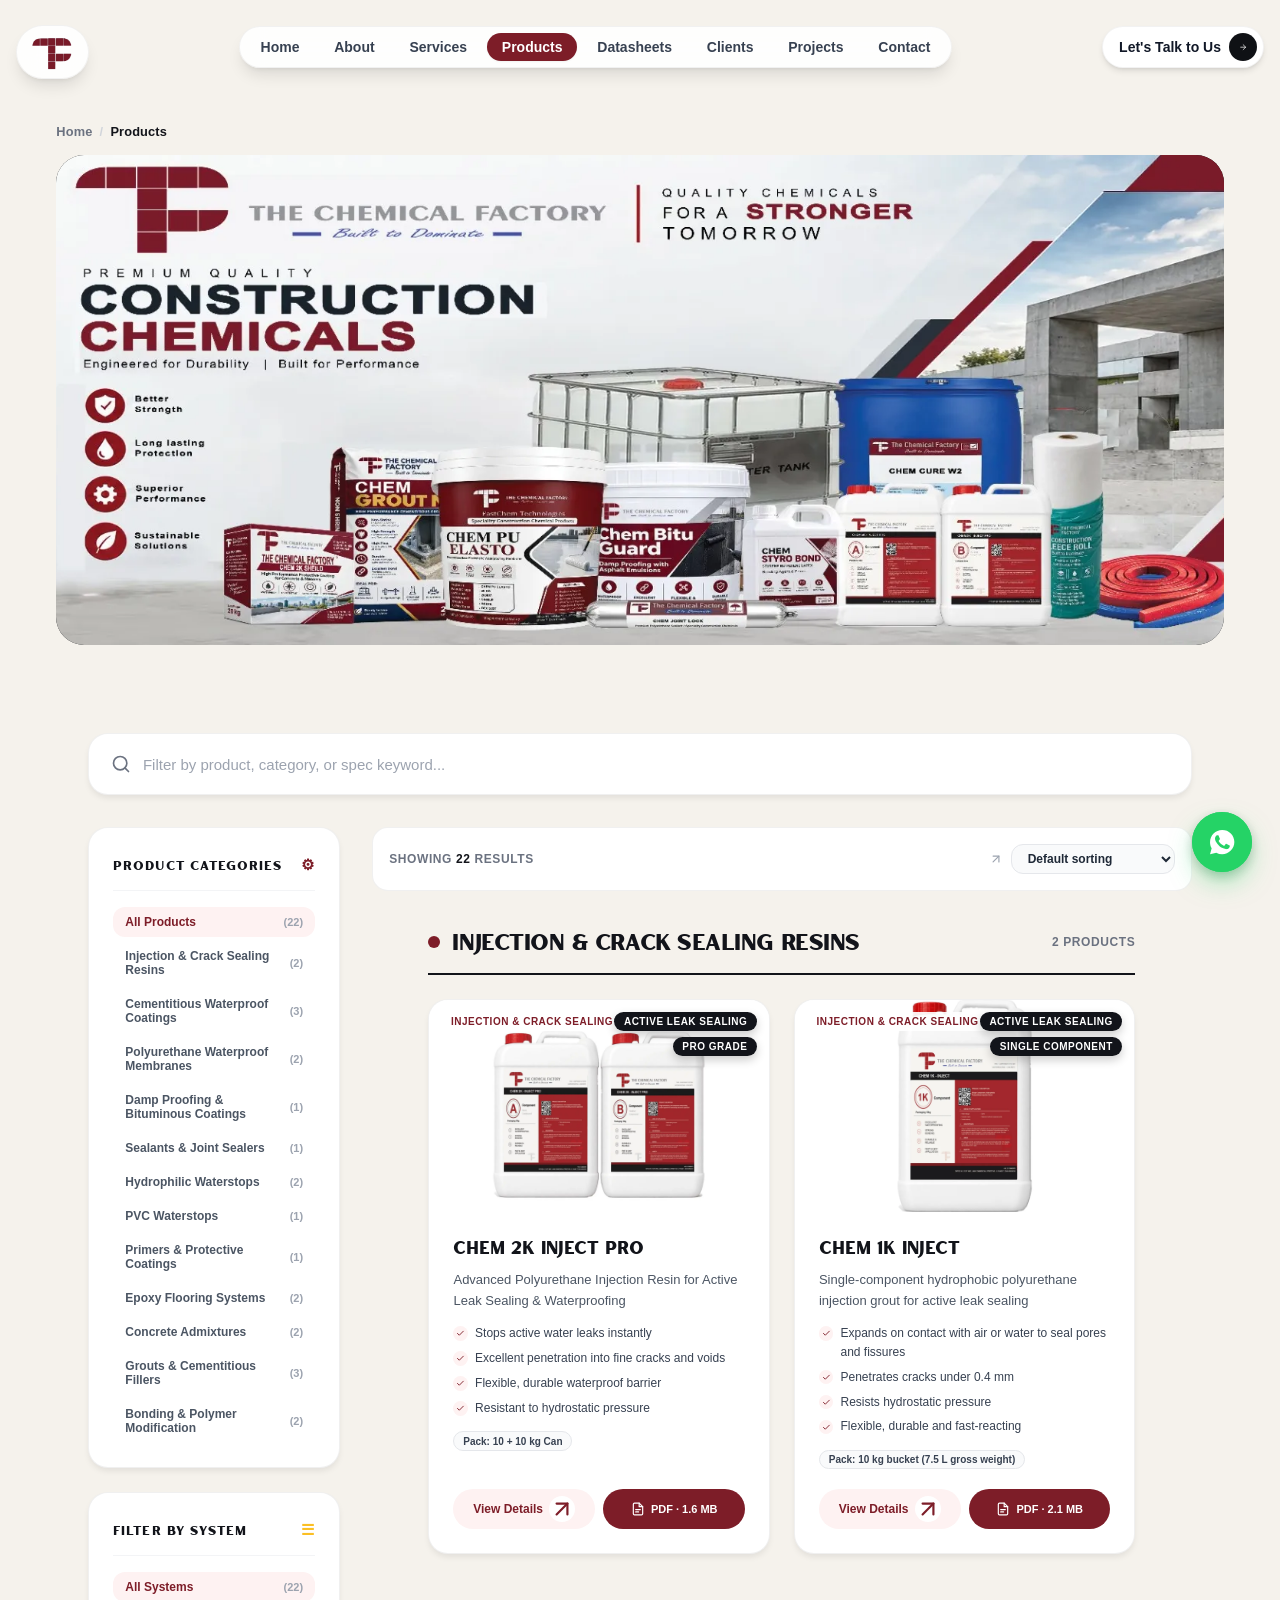
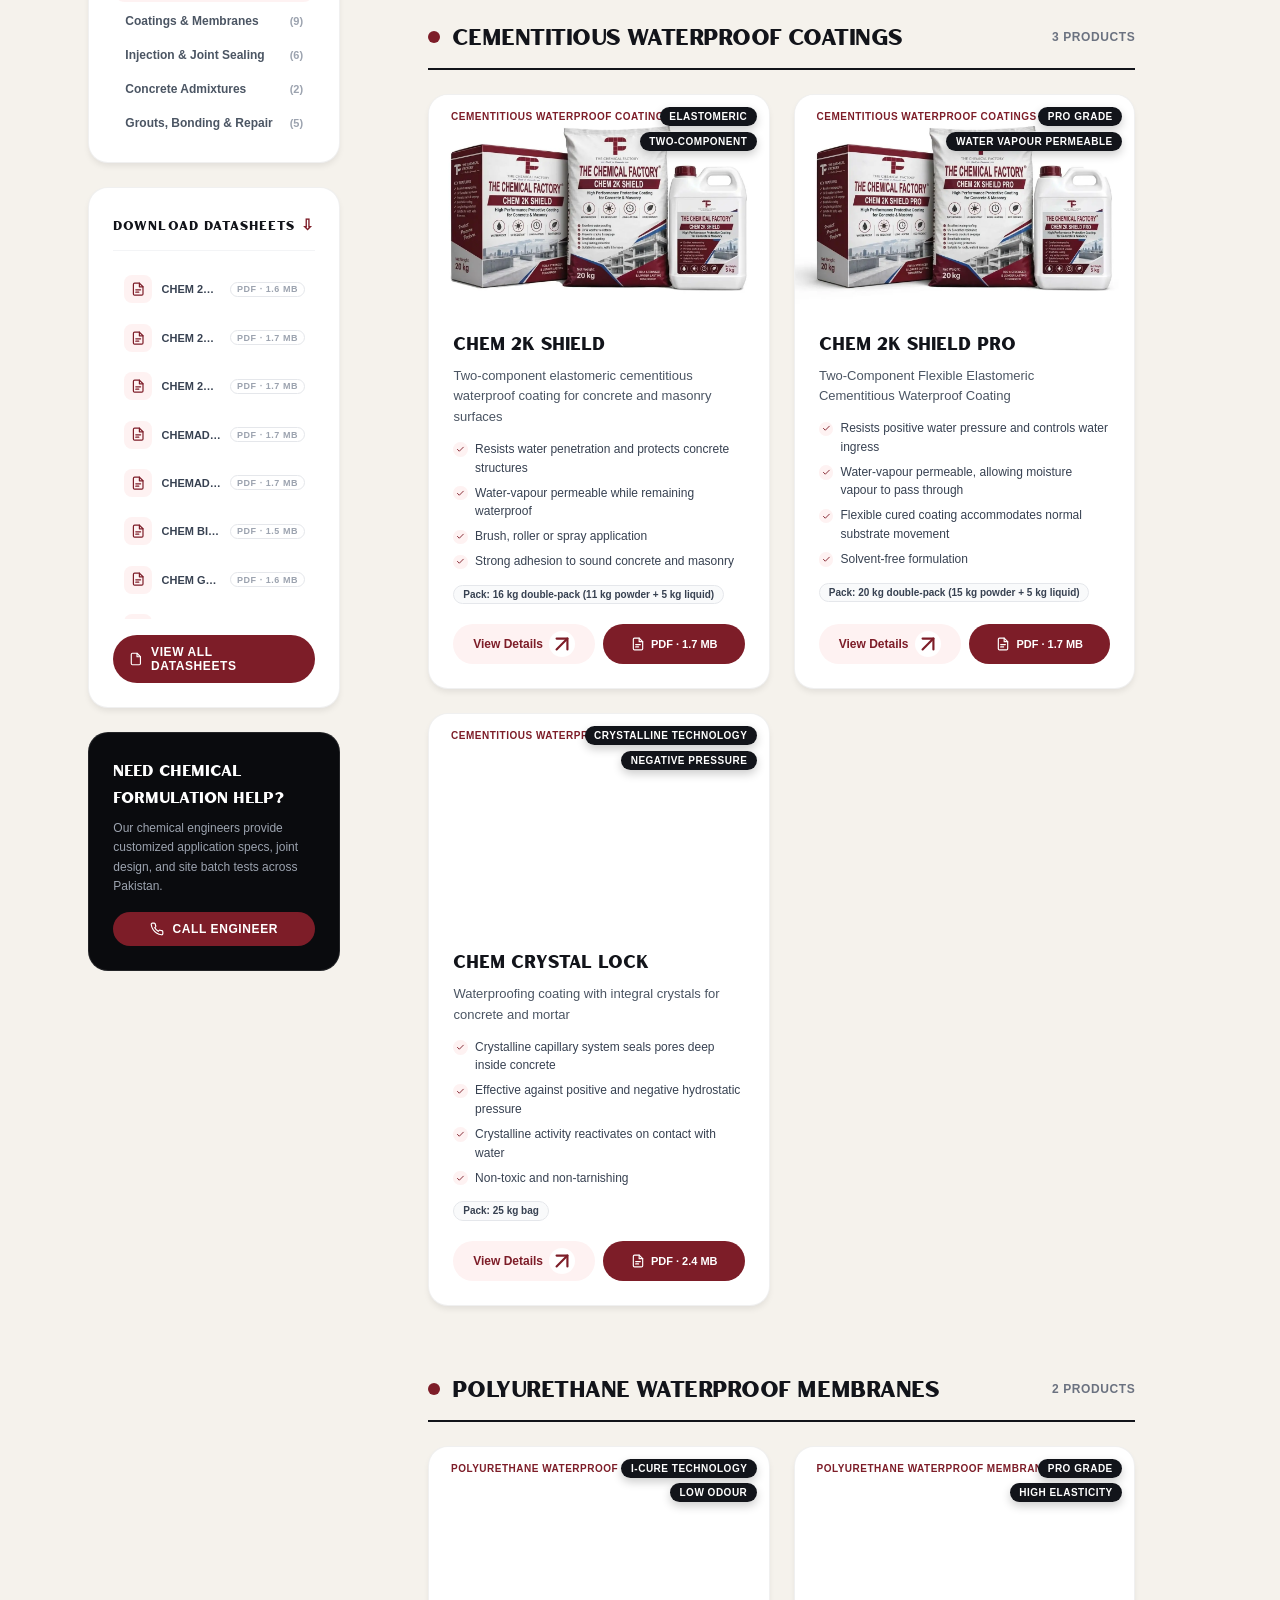
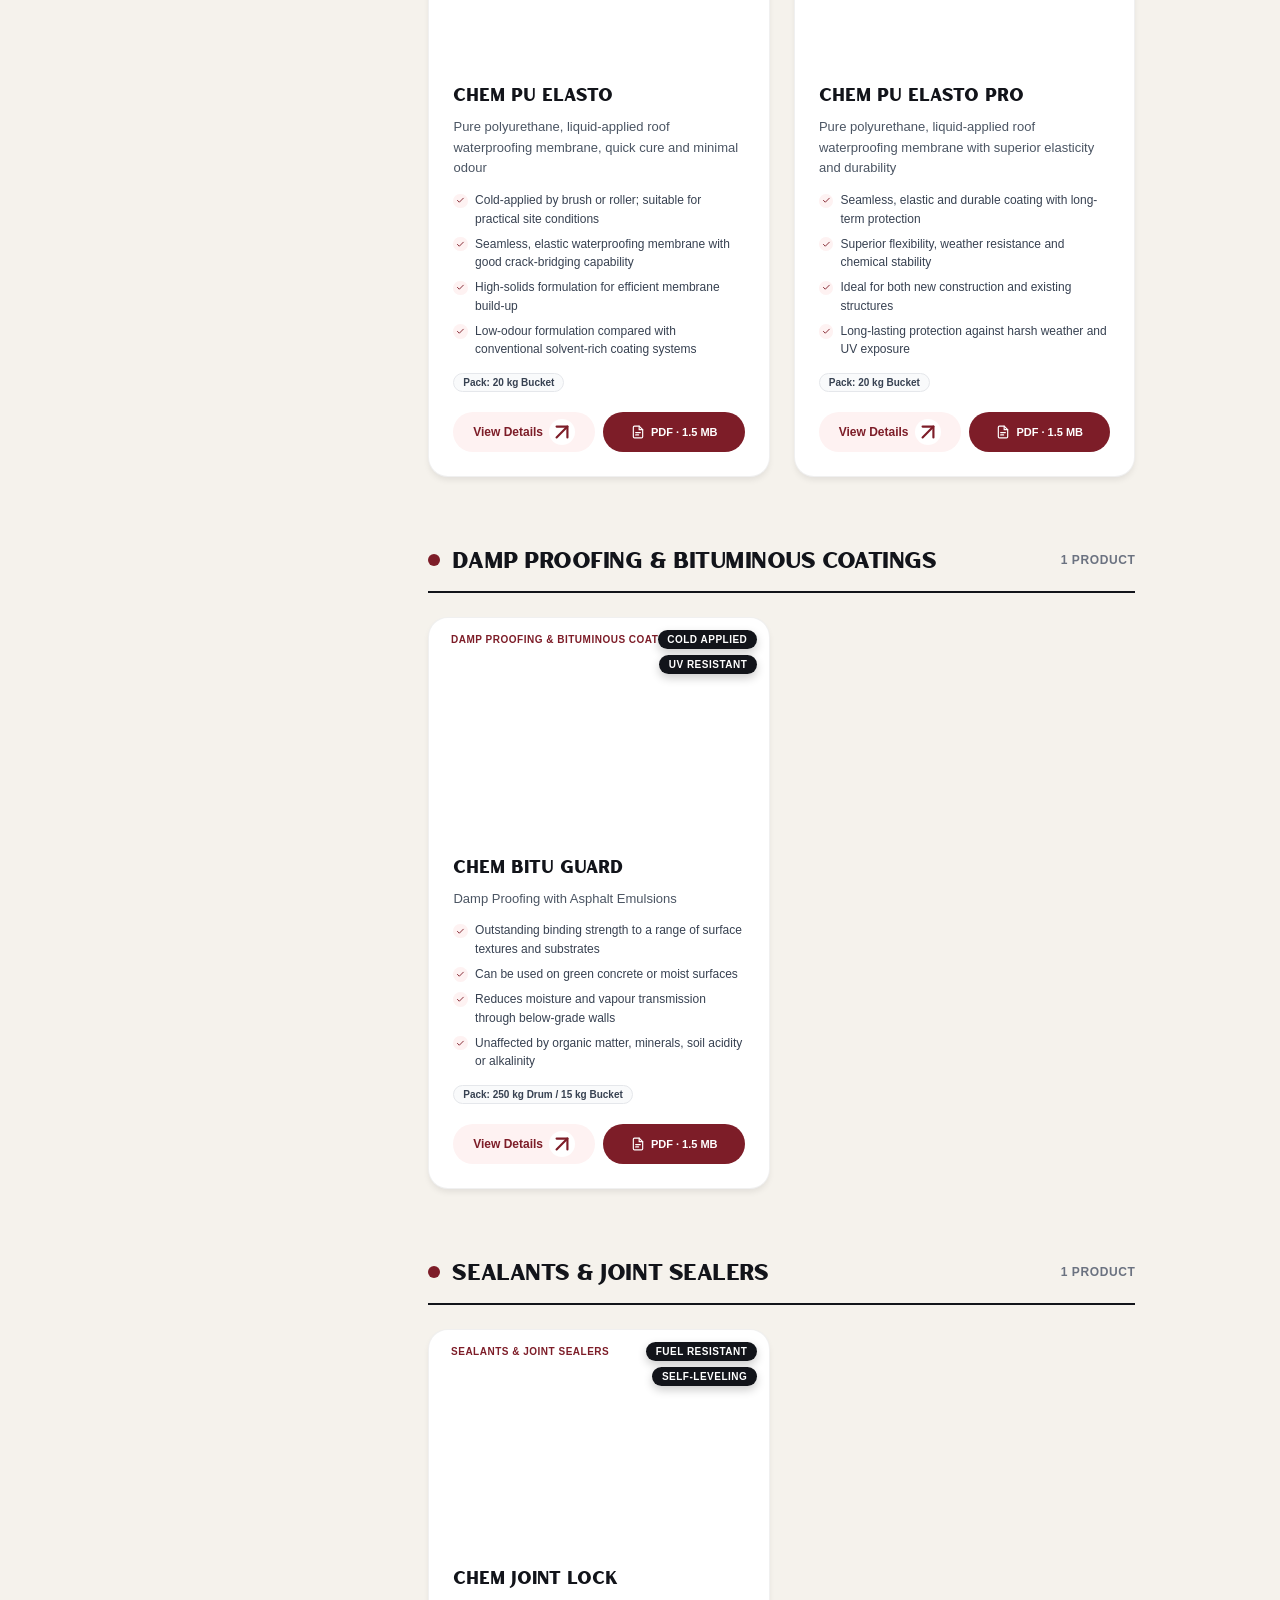
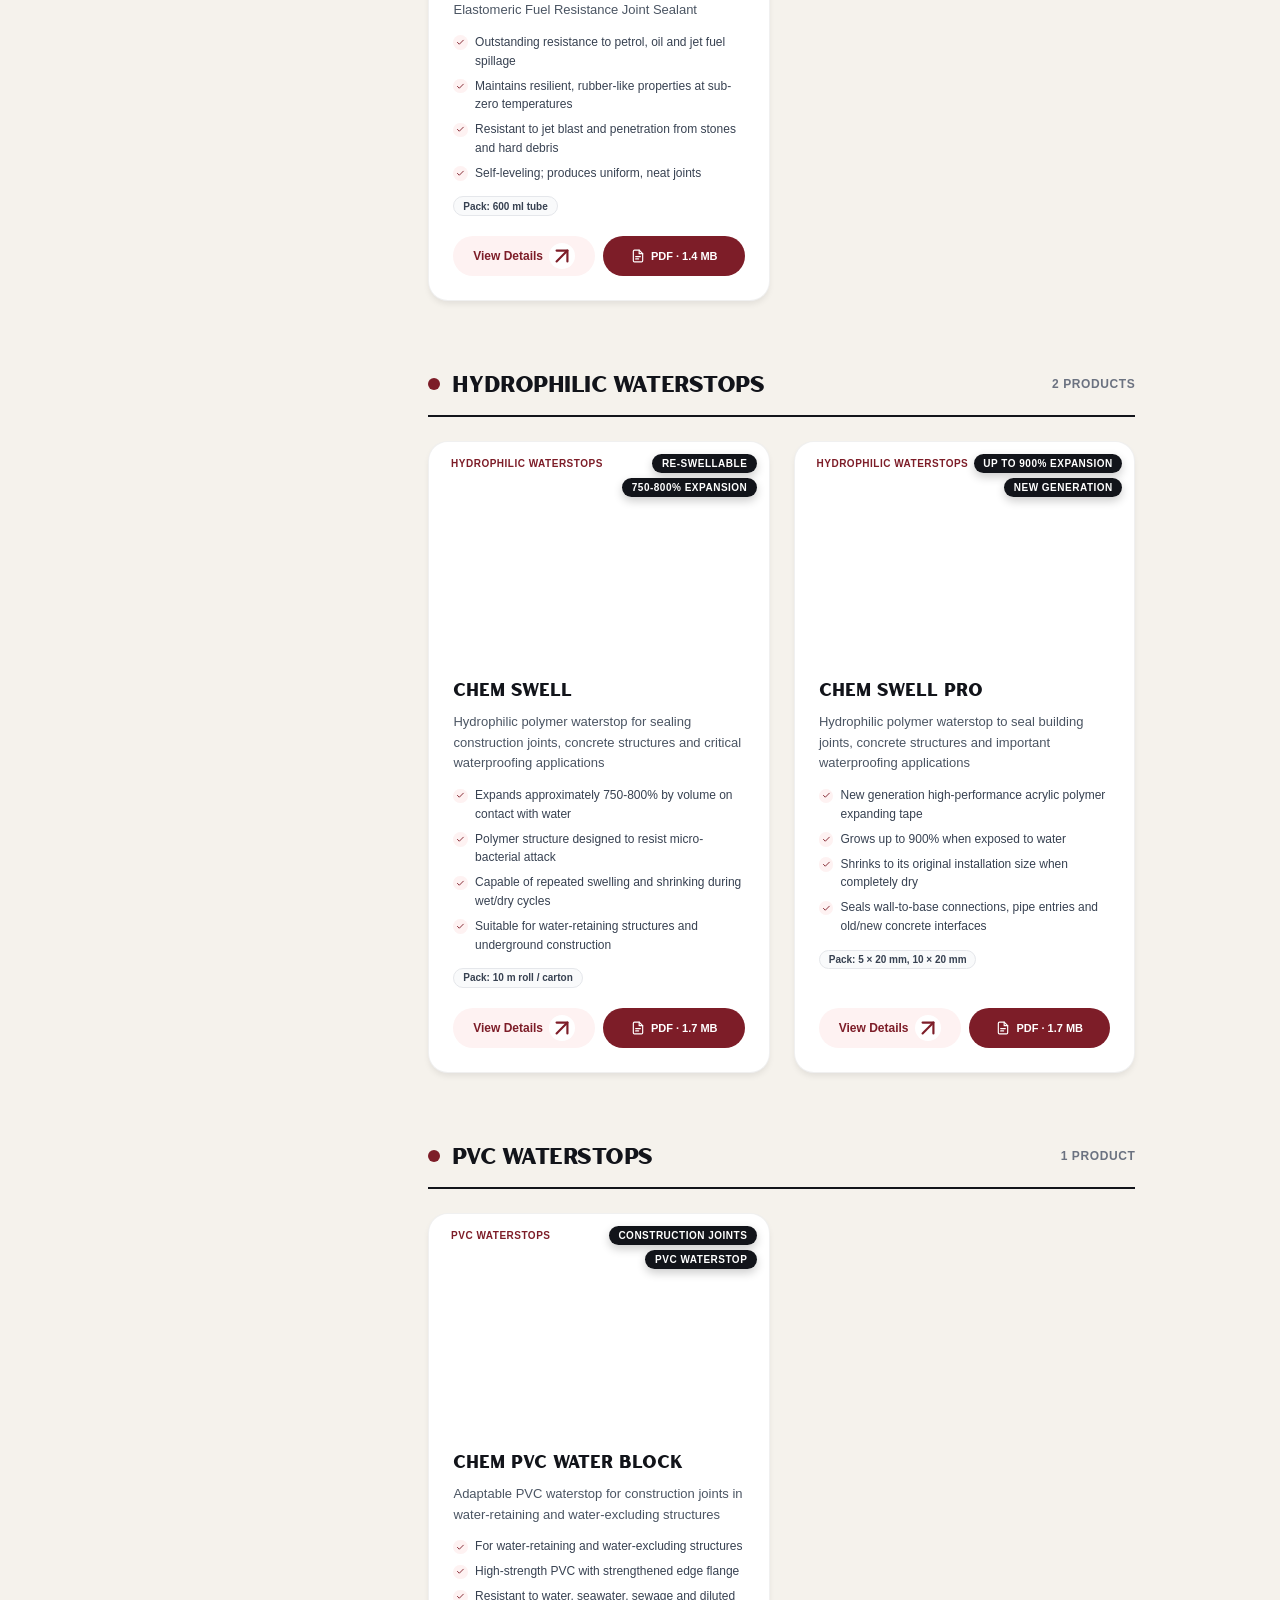
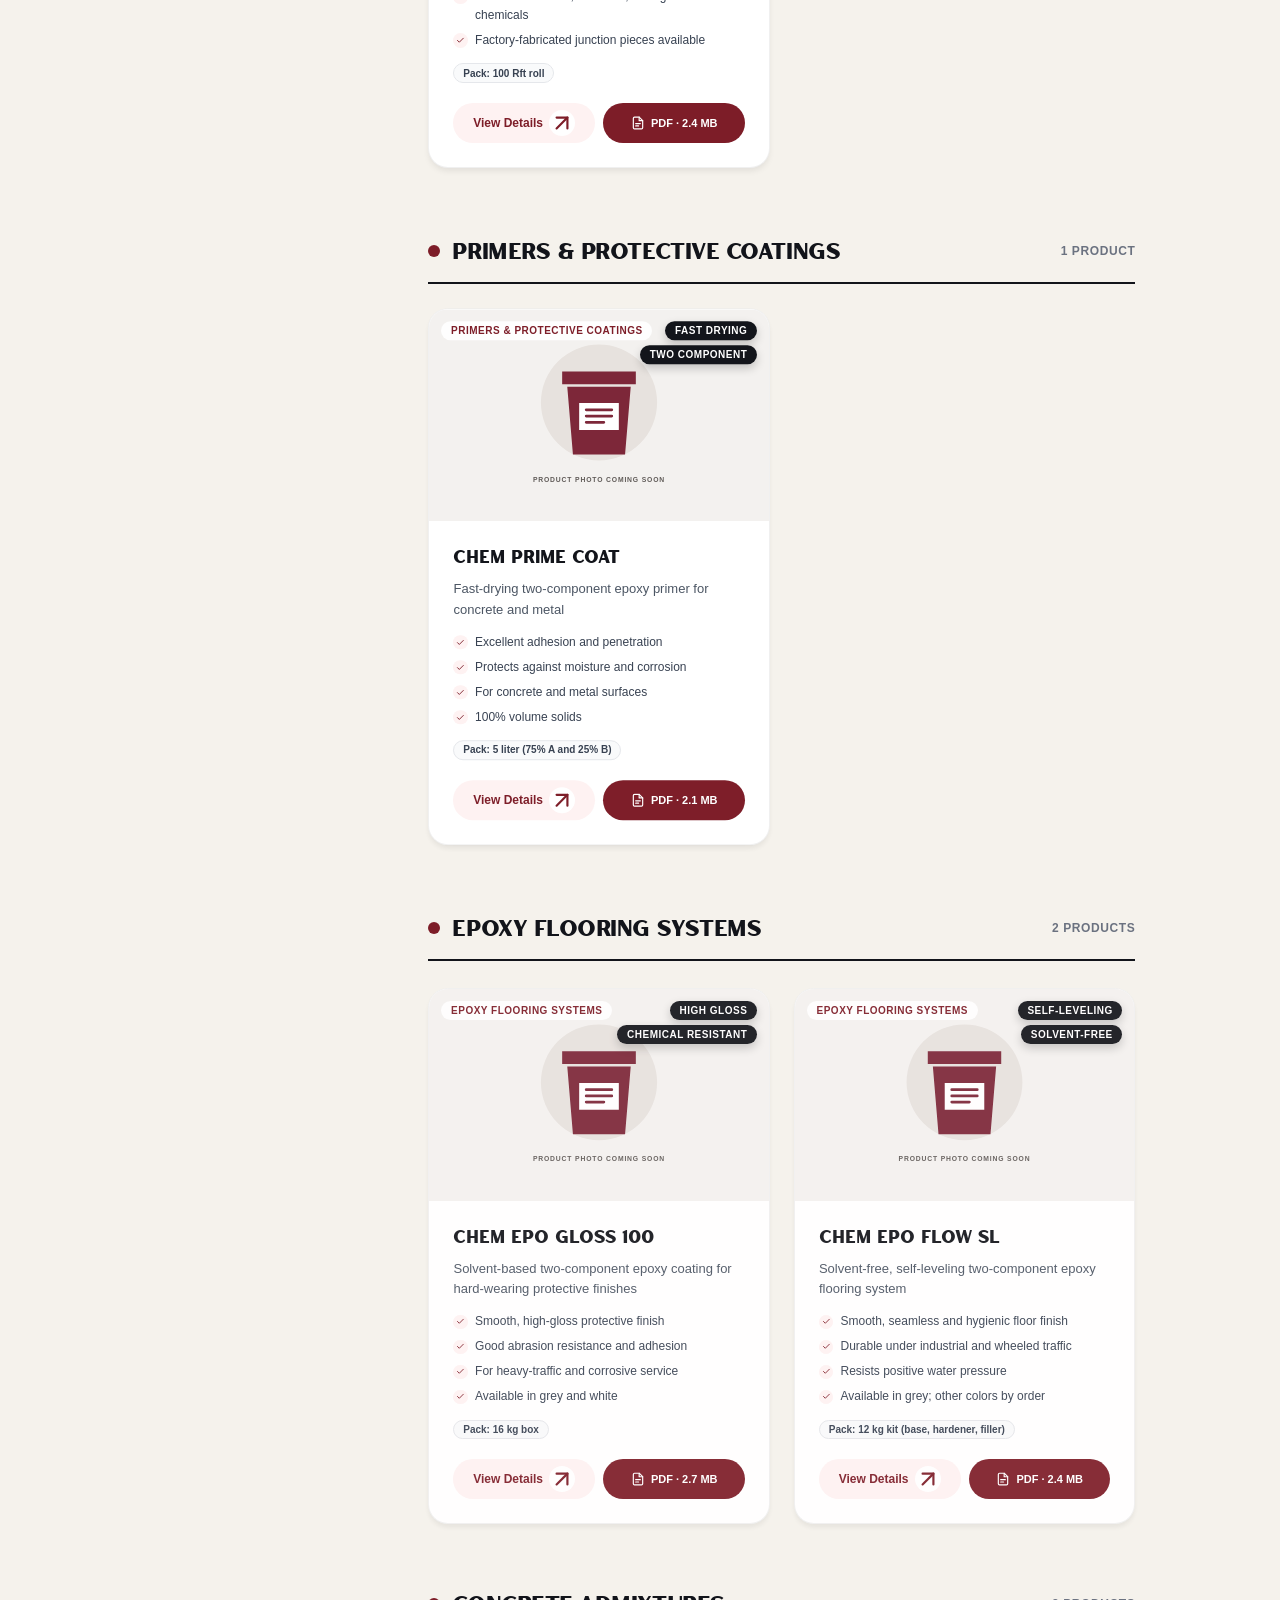
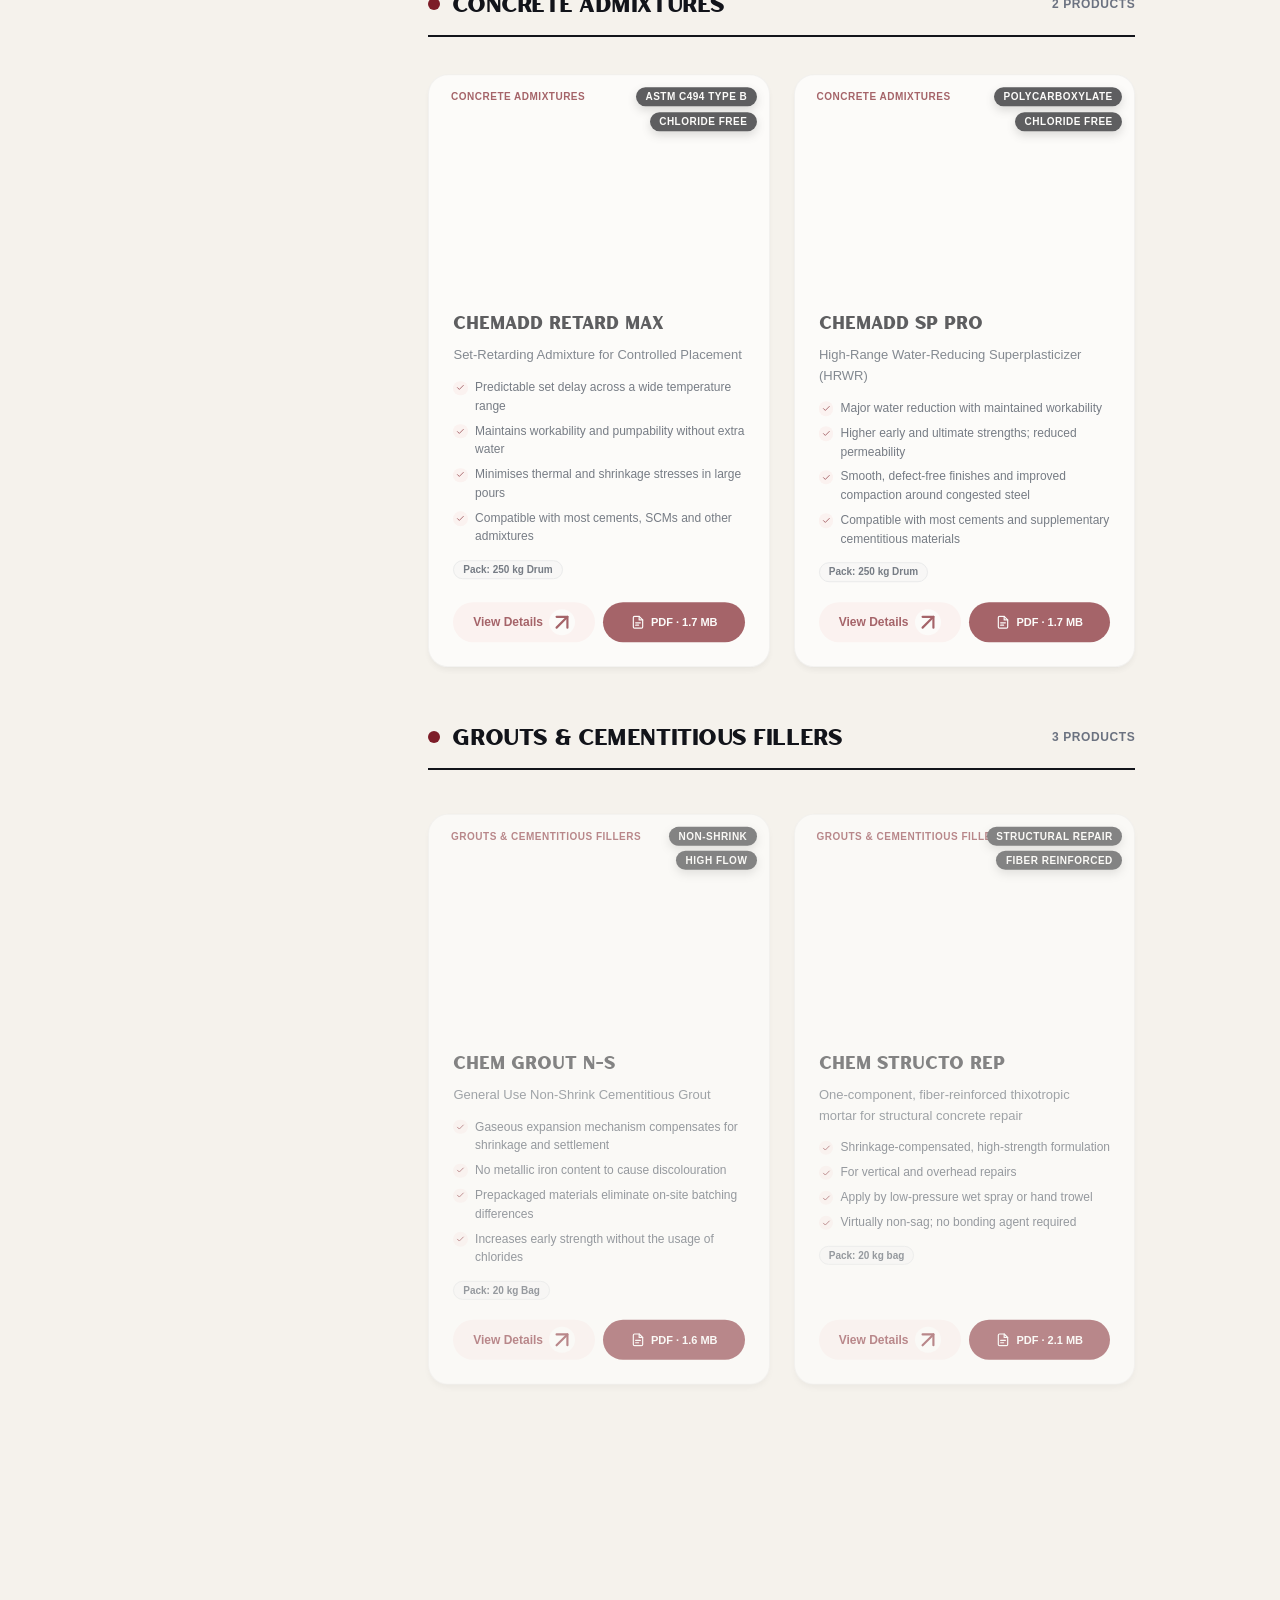
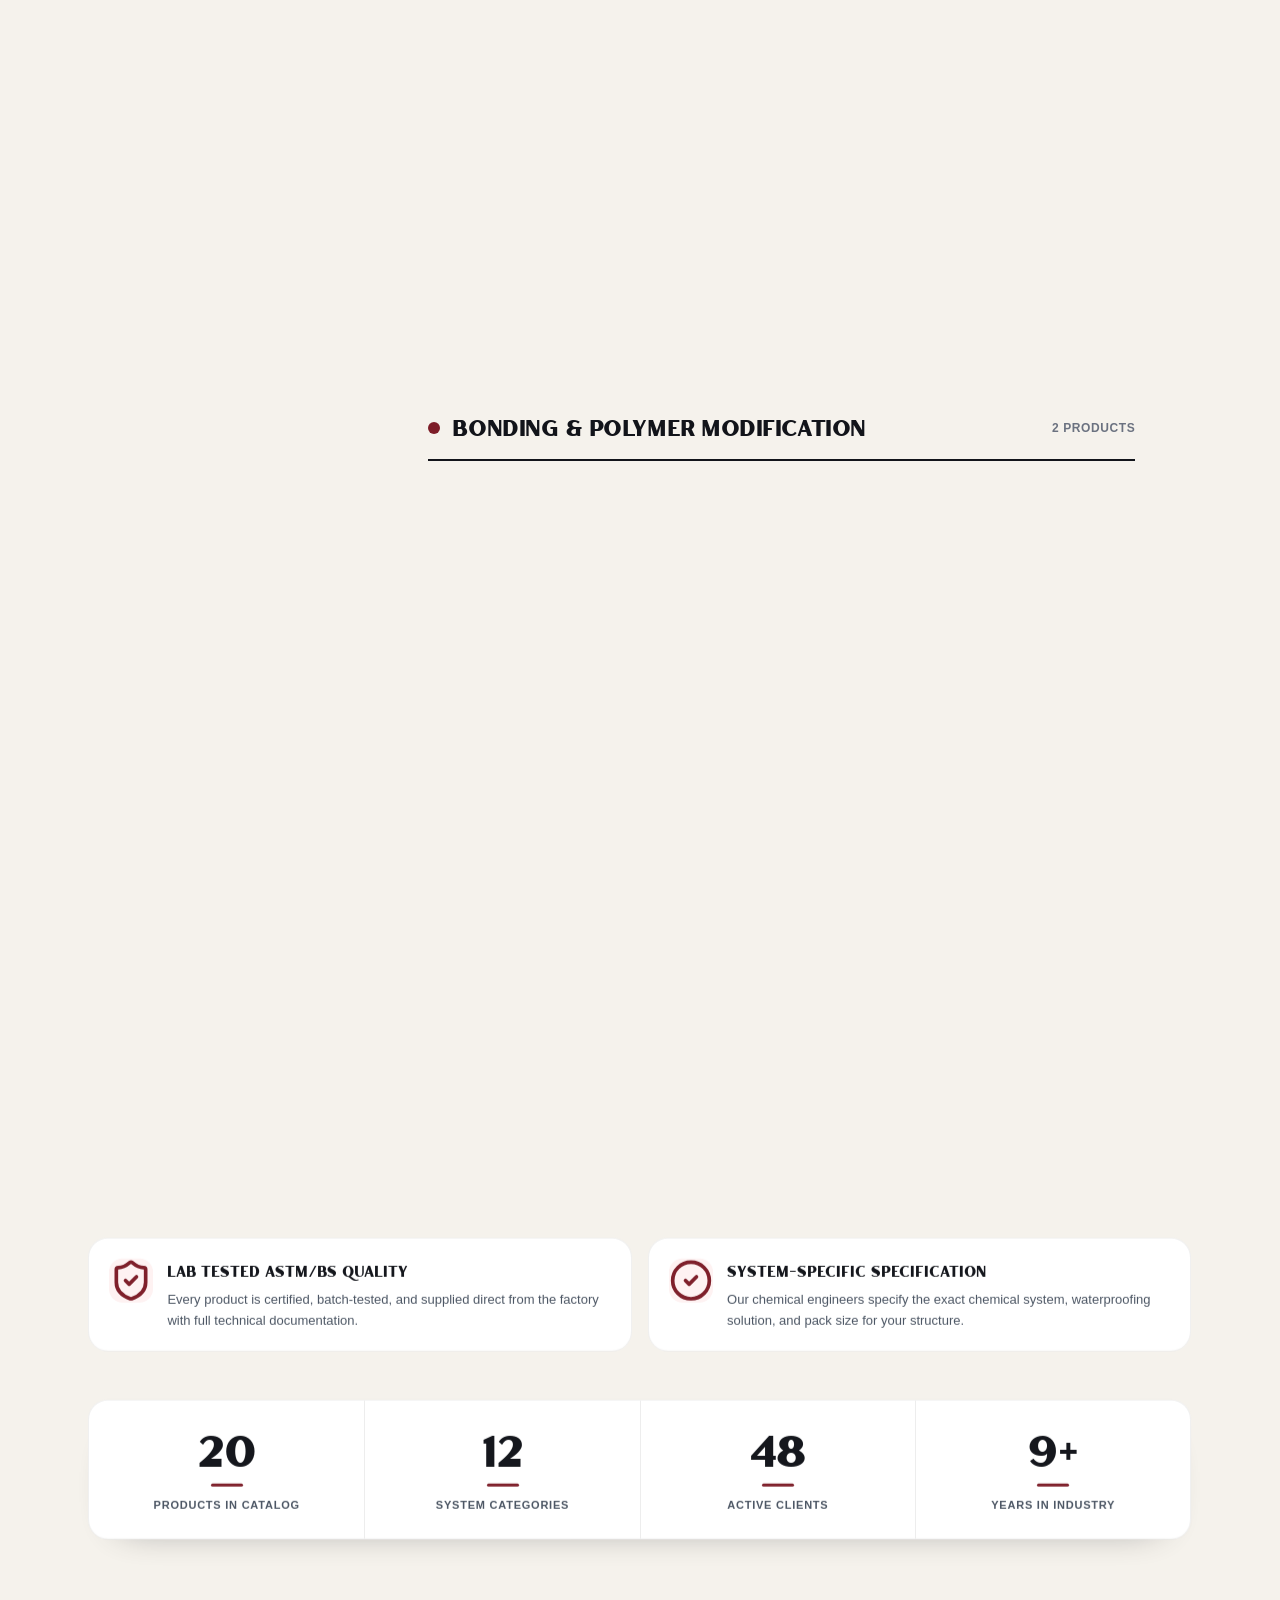
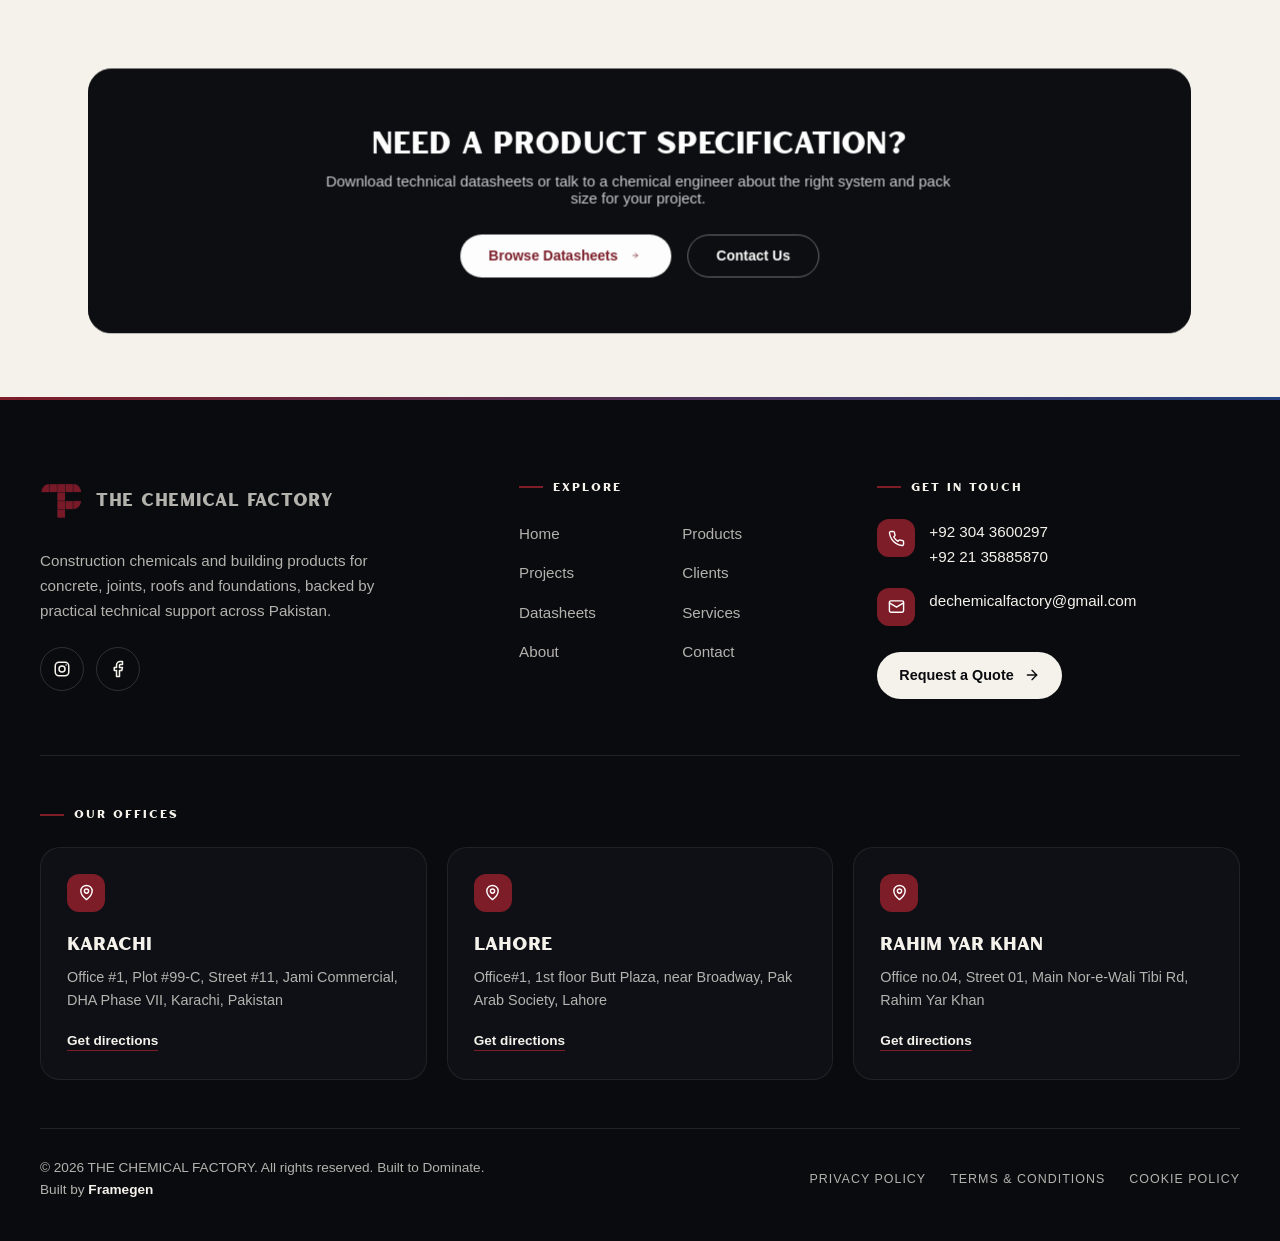
<file: products.html>
<!doctype html>
<html lang="en" class="scroll-smooth">
  <head>
    <meta charset="UTF-8" />
    <meta name="viewport" content="width=device-width, initial-scale=1.0" />
    <meta http-equiv="Content-Security-Policy" content="default-src 'self'; script-src 'self'; style-src 'self' 'unsafe-inline' https://fonts.googleapis.com; font-src 'self' https://fonts.gstatic.com; img-src 'self' data:; connect-src 'self'; frame-src https://www.google.com https://www.youtube-nocookie.com; object-src 'none'; base-uri 'self'; form-action 'self'" />
    <meta name="referrer" content="strict-origin-when-cross-origin" />
    <title>Products | Construction Chemicals &amp; Building Products | THE CHEMICAL FACTORY</title>
      <!-- SEO (Phase 3.4) -->
      <meta name="description" content="Explore 22 construction chemicals and building products across 12 categories, including injection grouts, structural repair mortars, waterstops and epoxy flooring. Download technical datasheets." />
      <meta name="robots" content="index, follow, max-image-preview:large" />
      <meta property="og:type" content="website" />
      <meta property="og:site_name" content="The Chemical Factory" />
      <meta property="og:title" content="Products | Construction Chemicals &amp; Building Products | THE CHEMICAL FACTORY" />
      <meta property="og:description" content="Explore 22 construction chemicals and building products across 12 categories, including injection grouts, structural repair mortars, waterstops and epoxy flooring. Download technical datasheets." />
      <meta property="og:image" content="https://the-chemical-factory.vercel.app/images/banner.webp" />
      <meta property="og:image:alt" content="Products | Construction Chemicals &amp; Building Products | THE CHEMICAL FACTORY" />
      <link rel="canonical" href="https://the-chemical-factory.vercel.app/products" />
      <meta property="og:url" content="https://the-chemical-factory.vercel.app/products" />
      <meta name="twitter:card" content="summary_large_image" />
      <meta name="twitter:title" content="Products | Construction Chemicals &amp; Building Products | THE CHEMICAL FACTORY" />
      <meta name="twitter:description" content="Explore 22 construction chemicals and building products across 12 categories, including injection grouts, structural repair mortars, waterstops and epoxy flooring. Download technical datasheets." />
      <meta name="twitter:image" content="https://the-chemical-factory.vercel.app/images/banner.webp" />
    <link rel="stylesheet" href="css/styles.css">
    <link rel="stylesheet" href="css/icons-anim.css">
    <link rel="stylesheet" href="css/pages.css">
    <link rel="icon" type="image/webp" href="images/fav-log.webp" />
  </head>
  <body data-page="products">
    <div id="preloader-root"></div>
    <div id="nav-root"></div>

    <nav class="page-crumbs" aria-label="Breadcrumb">
      <ol class="page-crumbs__list">
        <li class="page-crumbs__item"><a href="index.html">Home</a></li>
        <li class="page-crumbs__sep" aria-hidden="true">/</li>
        <li class="page-crumbs__item" aria-current="page">Products</li>
      </ol>
    </nav>

    <section class="page-hero">
      <picture class="page-hero__banner-media">
        <source media="(max-width: 768px)" srcset="images/mobile_banner.webp" />
        <img class="page-hero__banner" src="images/banner.webp" alt="" width="1983" height="793" loading="eager" fetchpriority="high" decoding="async" />
      </picture>
      <h1 class="page-hero__title"></h1>
      <p class="page-hero__sub"></p>
      <label class="page-hero__search"></label>
    </section>

    <section class="page-section">
      <div class="container">
        <div class="catalog-search">
          <form class="catalog-search__bar" id="product-search-form" role="search">
            <svg width="20" height="20" viewBox="0 0 24 24" fill="none" stroke="currentColor" stroke-width="2" stroke-linecap="round" stroke-linejoin="round" aria-hidden="true"><circle cx="11" cy="11" r="8"></circle><line x1="21" y1="21" x2="16.65" y2="16.65"></line></svg>
            <label class="sr-only" for="product-search-input">Filter products</label>
            <input type="search" id="product-search-input" name="q" maxlength="100"
                   autocomplete="off" placeholder="Filter by product, category, or spec keyword..." />
          </form>
        </div>

        <div class="catalog">
          <aside id="sidebar" class="sidebar">
            <div class="card">
              <h3><span>Product Categories</span><span class="icon">&#9881;</span></h3>
              <div id="sidebarCategories" class="cat-tree"></div>
            </div>
            <div class="card">
              <h3><span>Filter by System</span><span class="icon icon-amber">&#9776;</span></h3>
              <div id="sidebarSystems" class="cat-tree"></div>
            </div>
            <div class="card">
              <h3><span>Download Datasheets</span><span class="icon">&#8681;</span></h3>
              <div id="sidebarDatasheets" class="pdf-list"></div>
              <a href="datasheets.html" class="btn-support" style="margin-top: 1rem;">
                <svg width="14" height="14" viewBox="0 0 24 24" fill="none" stroke="currentColor" stroke-width="2" stroke-linecap="round" stroke-linejoin="round"><path d="M14 2H6a2 2 0 0 0-2 2v16a2 2 0 0 0 2 2h12a2 2 0 0 0 2-2V8z"/><polyline points="14 2 14 8 20 8"/></svg>
                <span>View All Datasheets</span>
              </a>
            </div>
            <div class="support">
              <h4>Need Chemical Formulation Help?</h4>
              <p>Our chemical engineers provide customized application specs, joint design, and site batch tests across Pakistan.</p>
              <a class="btn-support" href="https://wa.me/923043600297" target="_blank" rel="noopener noreferrer">
                <svg width="14" height="14" viewBox="0 0 24 24" fill="none" stroke="currentColor" stroke-width="2" stroke-linecap="round" stroke-linejoin="round"><path d="M22 16.92v3a2 2 0 0 1-2.18 2 19.79 19.79 0 0 1-8.63-3.07 19.5 19.5 0 0 1-6-6 19.79 19.79 0 0 1-3.07-8.67A2 2 0 0 1 4.11 2h3a2 2 0 0 1 2 1.72c.127.96.361 1.903.7 2.81a2 2 0 0 1-.45 2.11L8.09 9.91a16 16 0 0 0 6 6l1.27-1.27a2 2 0 0 1 2.11-.45c.907.339 1.85.573 2.81.7A2 2 0 0 1 22 16.92z"></path></svg>
                <span>Call Engineer</span>
              </a>
            </div>
          </aside>

          <main class="content">
            <div class="toolbar">
              <div id="resultsText" class="results-text"></div>
              <div class="toolbar-right">
                <button id="btnMobileFilters" class="btn-filter-mobile">&#9881; Filters</button>
                <div class="sort-wrap">
                  <svg viewBox="0 0 24 24" fill="none" stroke="currentColor" stroke-width="2" stroke-linecap="round" stroke-linejoin="round" aria-hidden="true"><line x1="7" y1="17" x2="17" y2="7"></line><polyline points="7 7 17 7 17 17"></polyline></svg>
                  <label class="sr-only" for="sortSelect">Sort products</label>
                  <select id="sortSelect" name="sort" class="sort-select">
                    <option value="default">Default sorting</option>
                    <option value="name">Sort by name: A to Z</option>
                    <option value="name-desc">Sort by name: Z to A</option>
                  </select>
                </div>
              </div>
            </div>

            <div id="mobileFilters" class="mobile-filters hidden">
              <div class="mobile-filters-head">
                <h4>Filter Products</h4>
                <button id="btnCloseMobileFilters" class="close-btn" type="button">&times;</button>
              </div>
              <label for="mobileSystemSelect">System:</label>
              <select id="mobileSystemSelect" name="system"></select>
              <label for="mobileCategorySelect" style="margin-top: 1rem;">Category:</label>
              <select id="mobileCategorySelect" name="category"></select>
            </div>

            <div id="productResults" class="grouped"></div>
            <div id="noResults" class="empty hidden">
              <div class="empty-icon">&#128269;</div>
              <h3>No chemical products match your filter</h3>
              <p>Try adjusting your search keywords or resetting your category and system filters.</p>
              <button id="btnReset" class="btn-reset" type="button">Reset All Filters</button>
            </div>
          </main>
        </div>
      </div>
    </section>

    <section class="page-section page-section--muted">
      <div class="container">
        <div class="quote-features" data-reveal>
          <div class="quote-feature">
            <div class="quote-feature__icon">
              <svg viewBox="0 0 24 24" fill="none" stroke="currentColor" stroke-width="2" stroke-linecap="round" stroke-linejoin="round"><path d="M20 13c0 5-3.5 7.5-7.66 8.95a1 1 0 0 1-.67-.01C7.5 20.5 4 18 4 13V6a1 1 0 0 1 1-1c2 0 4.5-1.2 6.24-2.72a1.17 1.17 0 0 1 1.52 0C14.51 3.81 17 5 19 5a1 1 0 0 1 1 1z"/><path d="m9 12 2 2 4-4"/></svg>
            </div>
            <div>
              <h3 class="quote-feature__title">Lab Tested ASTM/BS Quality</h3>
              <p class="quote-feature__text">Every product is certified, batch-tested, and supplied direct from the factory with full technical documentation.</p>
            </div>
          </div>
          <div class="quote-feature">
            <div class="quote-feature__icon">
              <svg viewBox="0 0 24 24" fill="none" stroke="currentColor" stroke-width="2" stroke-linecap="round" stroke-linejoin="round"><circle cx="12" cy="12" r="10"/><path d="m9 12 2 2 4-4"/></svg>
            </div>
            <div>
              <h3 class="quote-feature__title">System-Specific Specification</h3>
              <p class="quote-feature__text">Our chemical engineers specify the exact chemical system, waterproofing solution, and pack size for your structure.</p>
            </div>
          </div>
        </div>

        <div class="stats-bar" data-reveal>
          <div class="stat-tile">
            <div class="stat-tile__value">20</div>
            <div class="stat-tile__label">Products in Catalog</div>
          </div>
          <div class="stat-tile">
            <div class="stat-tile__value">12</div>
            <div class="stat-tile__label">System Categories</div>
          </div>
          <div class="stat-tile">
            <div class="stat-tile__value">48</div>
            <div class="stat-tile__label">Active Clients</div>
          </div>
          <div class="stat-tile">
            <div class="stat-tile__value">9+</div>
            <div class="stat-tile__label">Years in Industry</div>
          </div>
        </div>
      </div>
    </section>

    <section class="page-section">
      <div class="container">
        <div class="cta-band" data-reveal>
          <div class="cta-band__bg"></div>
          <div class="cta-band__box">
            <h2 class="cta-band__title">Need a Product Specification?</h2>
<p class="cta-band__sub">
                Download technical datasheets or talk to a chemical engineer about the right system and pack size for your project.
              </p>
              <div class="cta-band__actions">
                <a href="datasheets.html" class="btn-white"><span>Browse Datasheets</span><span data-icon="arrow-right"></span></a>
                <a href="contact.html" class="btn-outline">Contact Us</a>
              </div>
          </div>
        </div>
      </div>
    </section>

    <div id="footer-root"></div>
    <div id="modal-root"></div>

    <script src="js/vendor/gsap.min.js"></script>
    <script src="js/vendor/ScrollTrigger.min.js"></script>
    <script src="js/motion.js"></script>
    <script src="js/icons.js"></script>
    <script src="js/components.js"></script>
    <script src="js/products-data.js"></script>
    <script src="js/products.js"></script>
    <script src="js/forms.js"></script>
    <script src="js/main.js"></script>
    <script src="js/animations.js"></script>
  </body>
</html>
</file>
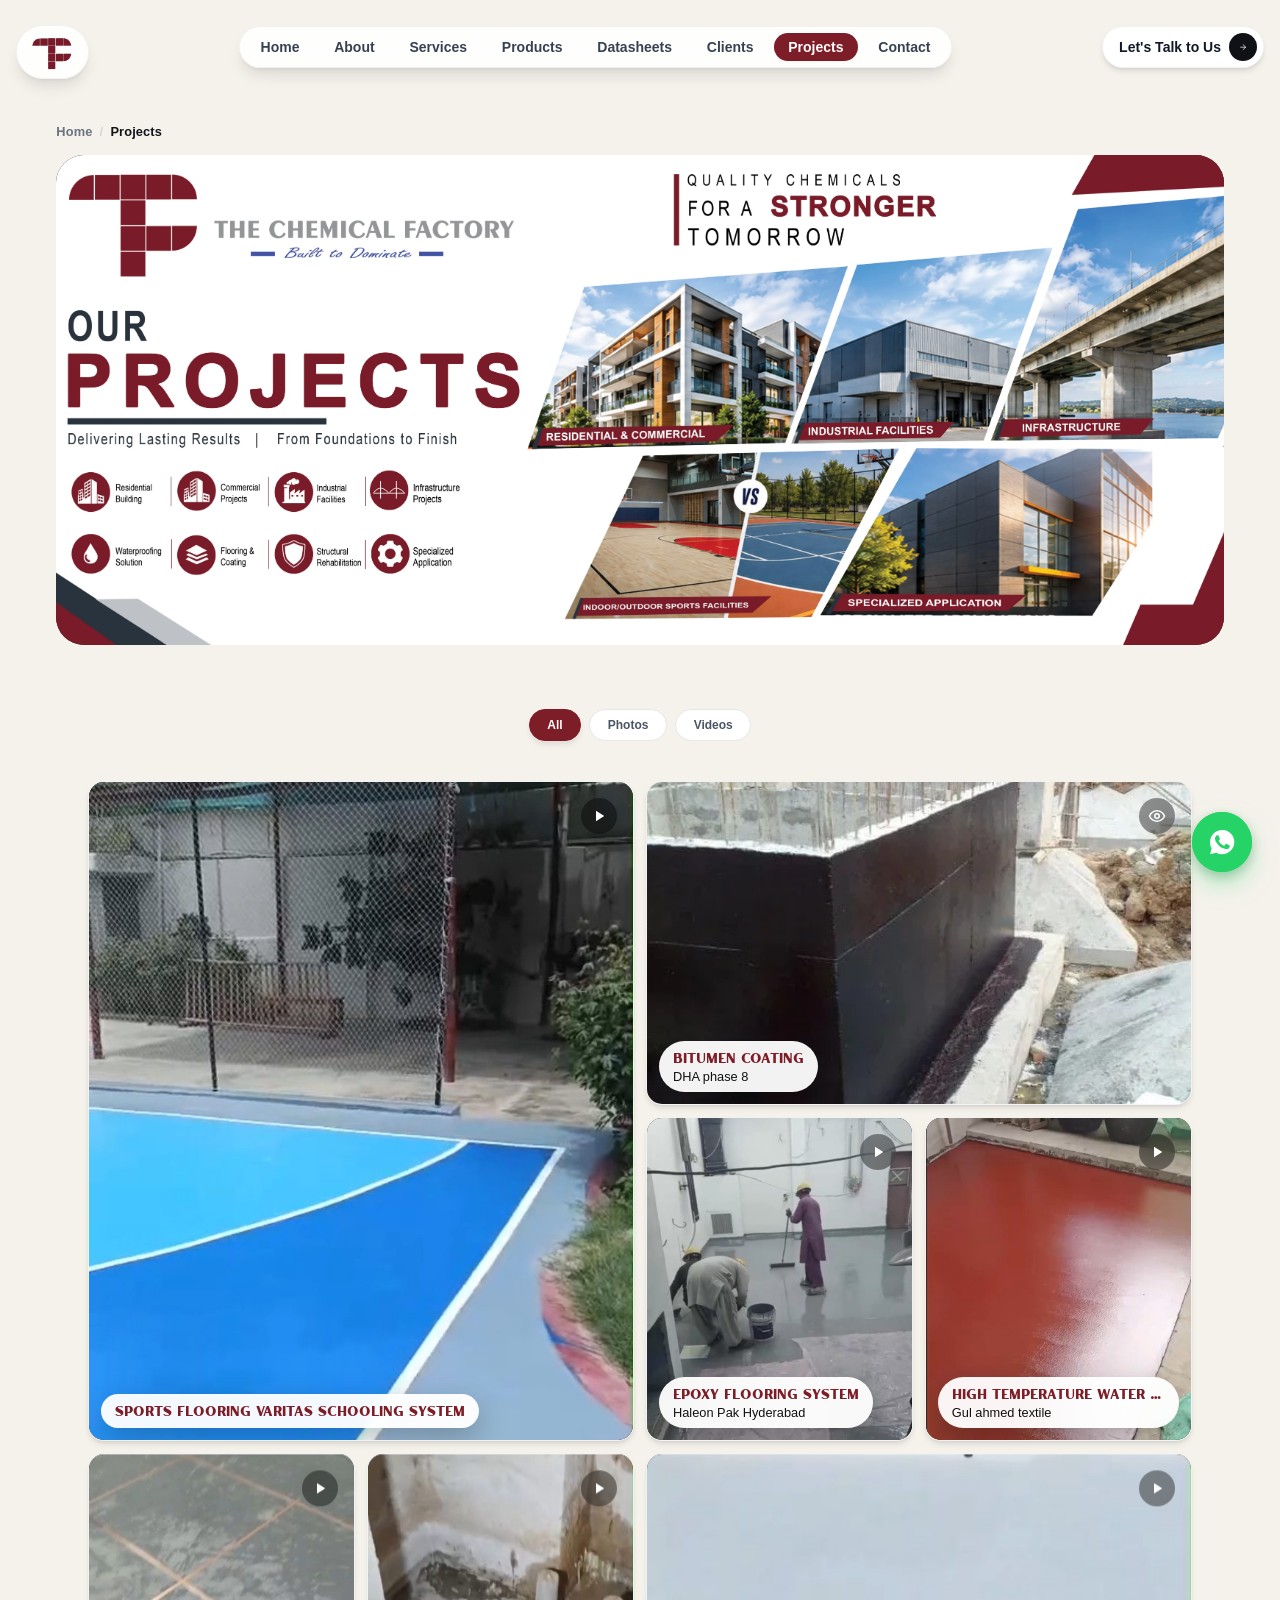
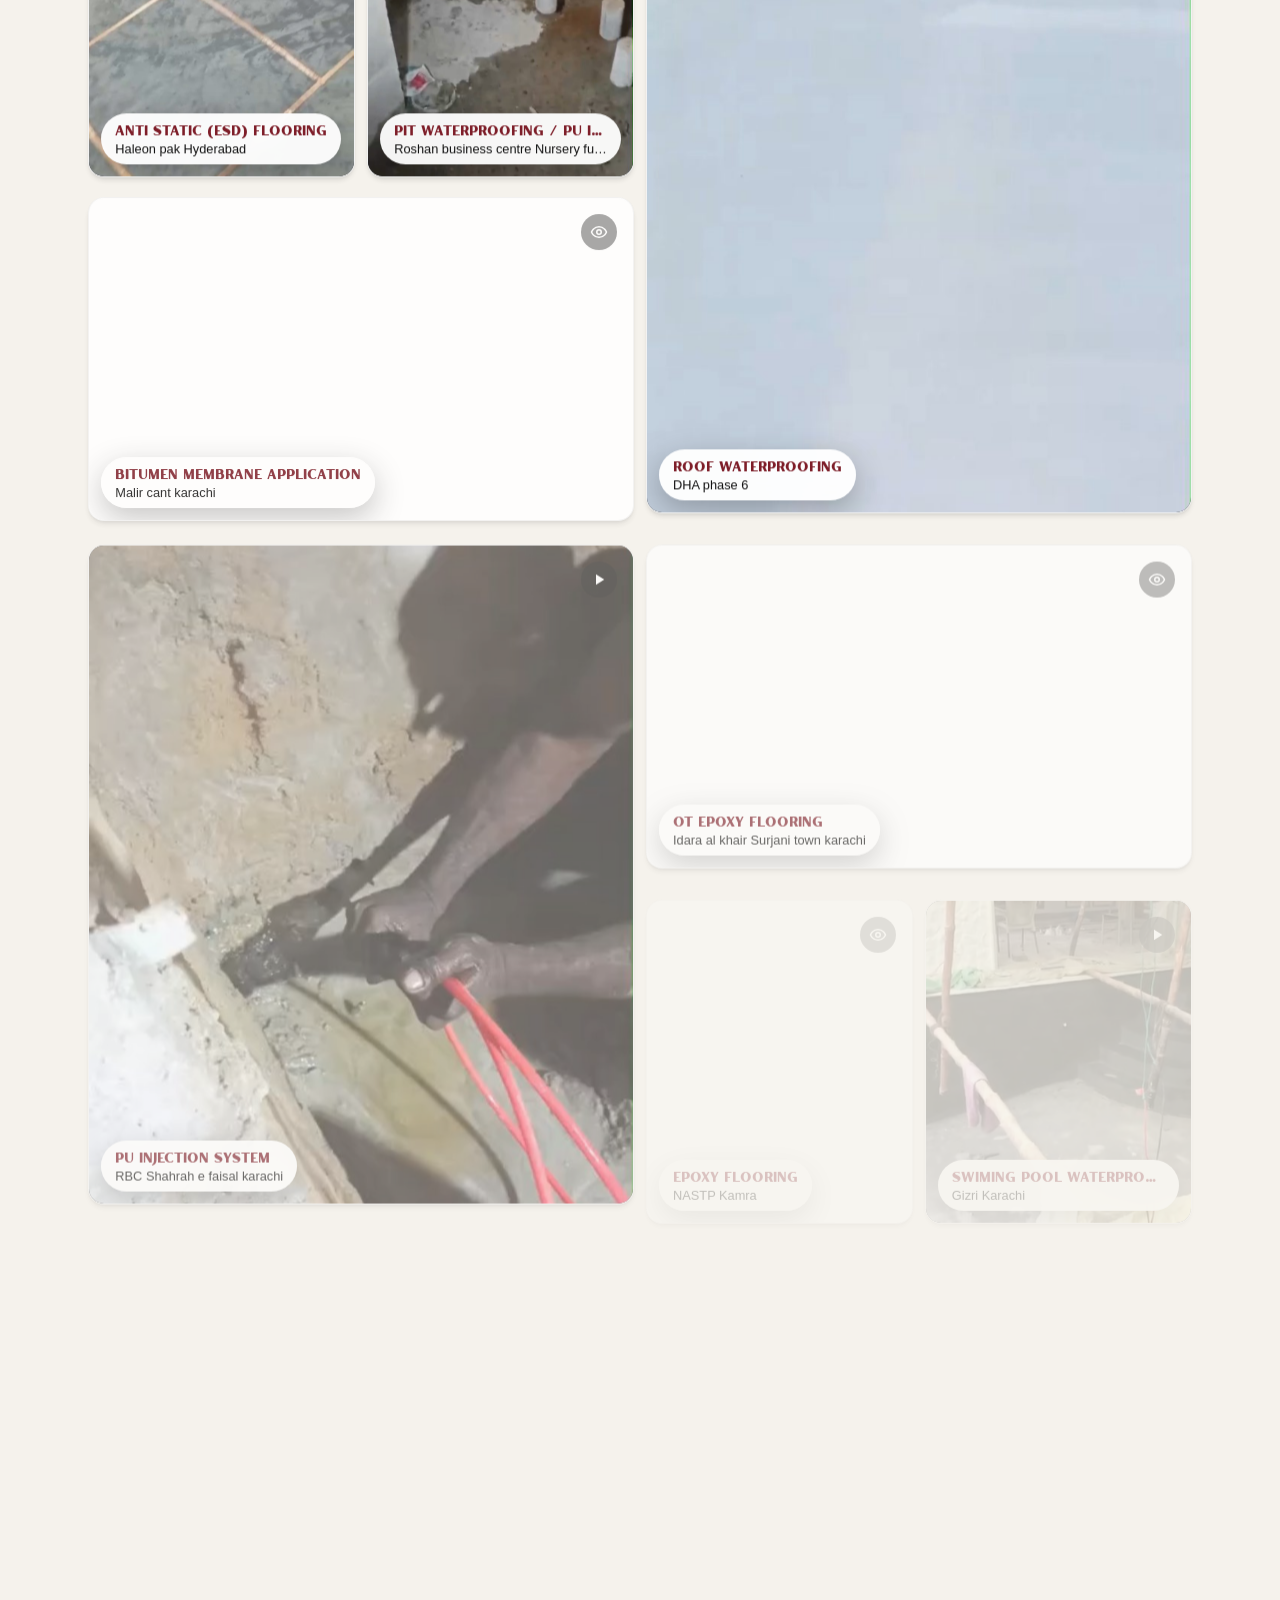
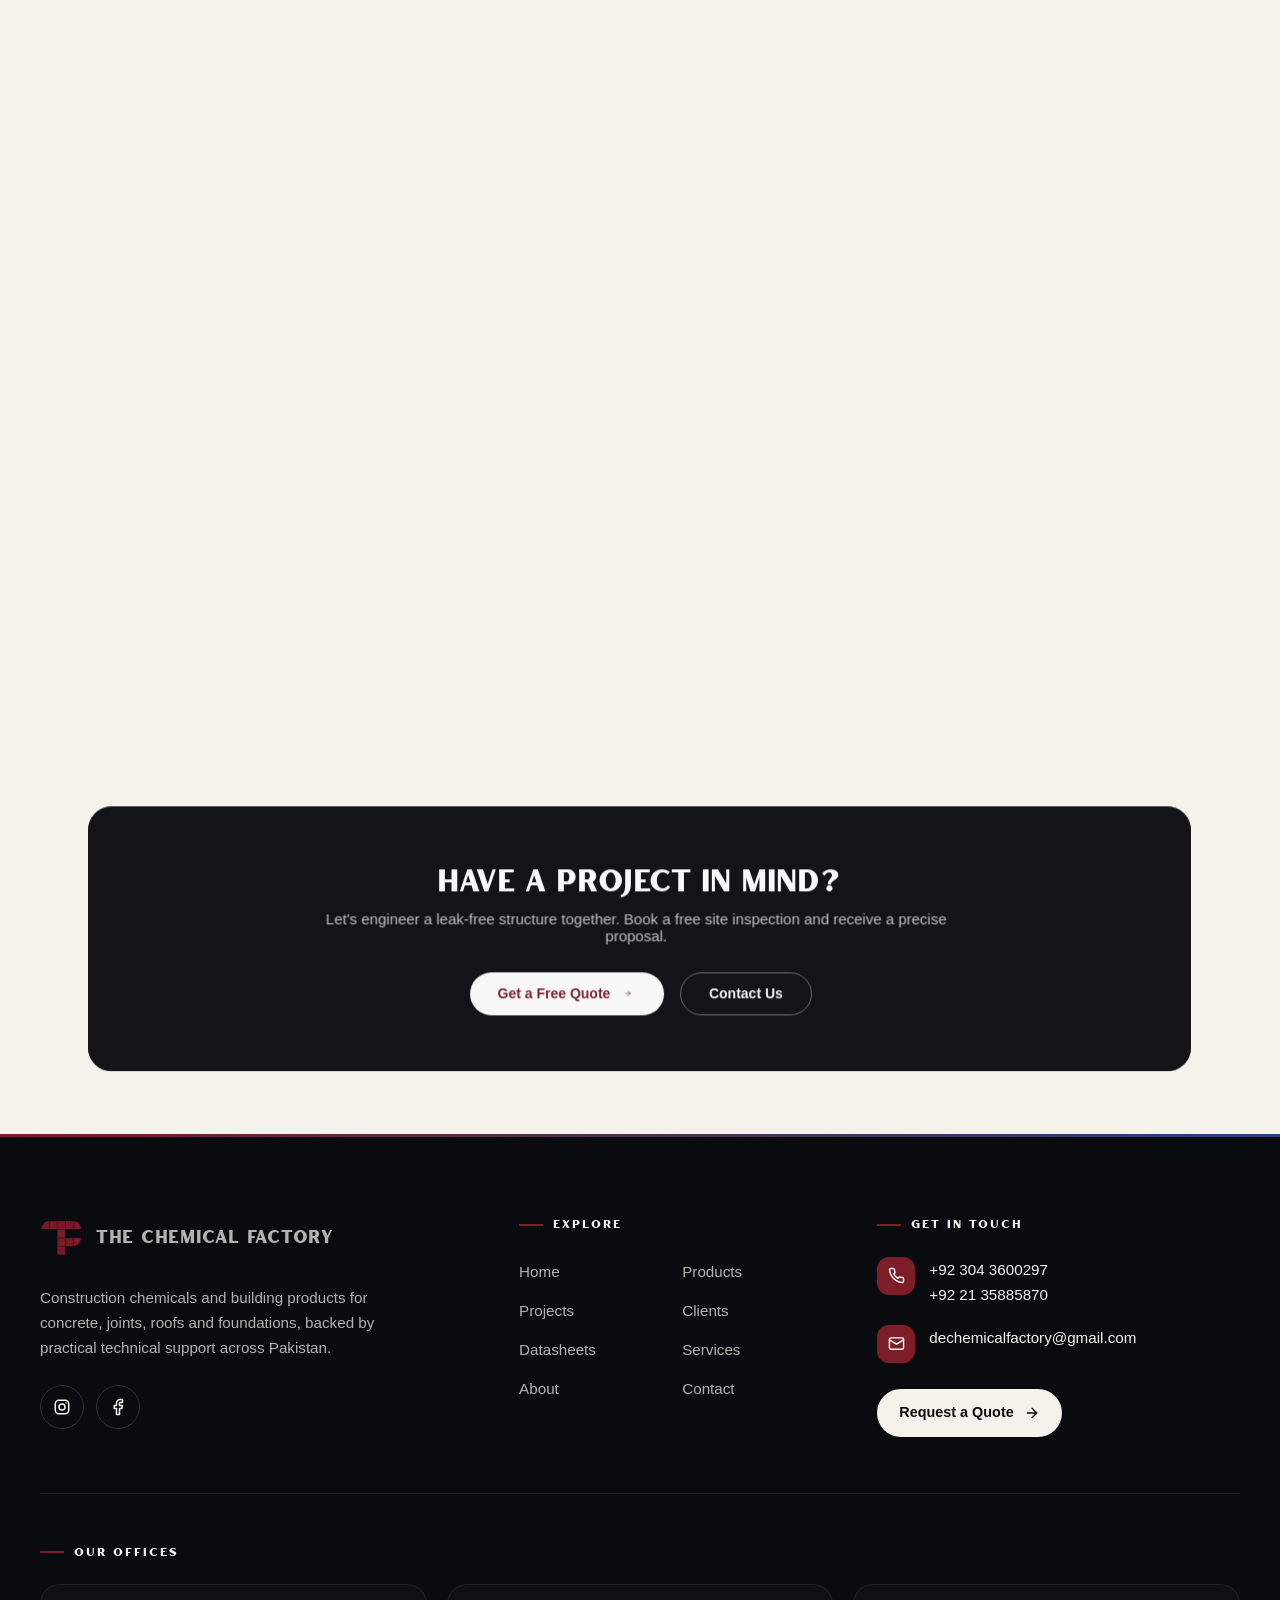
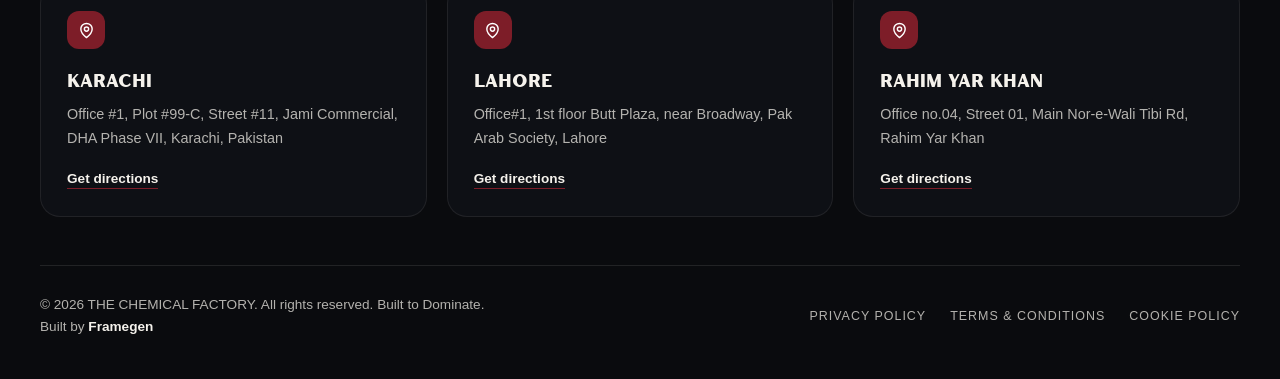
<file: projects.html>
<!doctype html>
<html lang="en" class="scroll-smooth">
  <head>
    <meta charset="UTF-8" />
    <meta name="viewport" content="width=device-width, initial-scale=1.0" />
    <meta http-equiv="Content-Security-Policy" content="default-src 'self'; script-src 'self'; style-src 'self' 'unsafe-inline' https://fonts.googleapis.com; font-src 'self' https://fonts.gstatic.com; img-src 'self' data:; connect-src 'self'; frame-src https://www.google.com https://www.youtube-nocookie.com; object-src 'none'; base-uri 'self'; form-action 'self'" />
    <meta name="referrer" content="strict-origin-when-cross-origin" />
    <title>Projects - THE CHEMICAL FACTORY</title>
      <!-- SEO (Phase 3.4) -->
      <meta name="description" content="Completed waterproofing and structural repair projects across Pakistan, including commercial, industrial and residential work." />
      <meta name="robots" content="index, follow, max-image-preview:large" />
      <meta property="og:type" content="website" />
      <meta property="og:site_name" content="The Chemical Factory" />
      <meta property="og:title" content="Projects - THE CHEMICAL FACTORY" />
      <meta property="og:description" content="Completed waterproofing and structural repair projects across Pakistan, including commercial, industrial and residential work." />
      <meta property="og:image" content="https://the-chemical-factory.vercel.app/images/construction.webp" />
      <meta property="og:image:alt" content="Projects - THE CHEMICAL FACTORY" />
      <link rel="canonical" href="https://the-chemical-factory.vercel.app/projects" />
      <meta property="og:url" content="https://the-chemical-factory.vercel.app/projects" />
      <meta name="twitter:card" content="summary_large_image" />
      <meta name="twitter:title" content="Projects - THE CHEMICAL FACTORY" />
      <meta name="twitter:description" content="Completed waterproofing and structural repair projects across Pakistan, including commercial, industrial and residential work." />
      <meta name="twitter:image" content="https://the-chemical-factory.vercel.app/images/construction.webp" />
    <link rel="stylesheet" href="css/styles.css">
    <link rel="stylesheet" href="css/icons-anim.css">
    <link rel="stylesheet" href="css/pages.css">
    <link rel="icon" type="image/webp" href="images/fav-log.webp" />
  </head>
  <body data-page="projects">
    <div id="preloader-root"></div>
    <div id="nav-root"></div>

    <nav class="page-crumbs" aria-label="Breadcrumb">
      <ol class="page-crumbs__list">
        <li class="page-crumbs__item"><a href="index.html">Home</a></li>
        <li class="page-crumbs__sep" aria-hidden="true">/</li>
        <li class="page-crumbs__item" aria-current="page">Projects</li>
      </ol>
    </nav>

    <section class="page-hero">
      <picture class="page-hero__banner-media">
        <source media="(max-width: 768px)" srcset="images/Project-mobile-Size.jpg.webp" />
        <img class="page-hero__banner" src="images/Project-Banner.webp" alt="" width="6667" height="2663" loading="eager" fetchpriority="high" decoding="async" />
      </picture>
      <h1 class="page-hero__title"></h1>
      <p class="page-hero__sub"></p>
    </section>

    <section class="page-section">
      <div class="container">
        <div class="filter-bar" id="project-filter-bar">
          <button type="button" class="filter-btn is-active" data-category="All">All</button>
          <button type="button" class="filter-btn" data-category="Photos">Photos</button>
          <button type="button" class="filter-btn" data-category="Videos">Videos</button>
        </div>

        <div class="bento" id="projects-grid" data-page-grid="projects">

          <div class="project-card m6 b5" data-category="Photos" data-type="image" data-src="projects/WhatsApp%20Image%202026-10-05%20at%209.49.48%20PM.webp" data-alt="Bitumen coating DHA phase 8" data-title="Bitumen coating" data-location="DHA phase 8">
            <img src="projects/WhatsApp%20Image%202026-10-05%20at%209.49.48%20PM.webp" alt="Bitumen coating DHA phase 8" width="500" height="475" loading="lazy" decoding="async" />
            <div class="project-card__top project-card__top--single">
              <span class="project-card__eye">
                <svg viewBox="0 0 24 24" fill="none" stroke="currentColor" stroke-width="2" stroke-linecap="round" stroke-linejoin="round"><path d="M2 12s3-7 10-7 10 7 10 7-3 7-10 7-10-7-10-7Z"/><circle cx="12" cy="12" r="3"/></svg>
              </span>
            </div>
            <div class="project-card__bottom">
              <h3 class="project-card__title">Bitumen coating</h3>
              <p class="project-card__loc">DHA phase 8</p>
            </div>
          </div>

          <div class="project-card project-card--video project-card--port m6 b4" data-category="Videos" data-type="video" data-src="projects/WhatsApp%20Video%202026-10-05%20at%209.50.07%20PM_converted.mp4" data-title="Roof waterproofing" data-location="DHA phase 6">
            <video src="projects/WhatsApp%20Video%202026-10-05%20at%209.50.07%20PM_converted.mp4" width="478" height="850" preload="none" poster="projects/posters/WhatsApp%20Video%202026-10-05%20at%209.50.07%20PM_converted.jpg" muted playsinline aria-label="Roof waterproofing DHA phase 6"></video>
            <div class="project-card__top project-card__top--single">
              <span class="project-card__eye">
                <svg viewBox="0 0 24 24" fill="currentColor"><path d="M8 5v14l11-7z"/></svg>
              </span>
            </div>
            <div class="project-card__bottom">
              <h3 class="project-card__title">Roof waterproofing</h3>
              <p class="project-card__loc">DHA phase 6</p>
            </div>
          </div>

          <div class="project-card project-card--video project-card--port m6 b4" data-category="Videos" data-type="video" data-src="projects/WhatsApp%20Video%202026-10-05%20at%209.50.08%20PM_converted.mp4" data-title="Sports flooring Varitas schooling system" data-location="">
            <video src="projects/WhatsApp%20Video%202026-10-05%20at%209.50.08%20PM_converted.mp4" width="478" height="850" preload="none" poster="projects/posters/WhatsApp%20Video%202026-10-05%20at%209.50.08%20PM_converted.jpg" muted playsinline aria-label="Sports flooring Varitas schooling system"></video>
            <div class="project-card__top project-card__top--single">
              <span class="project-card__eye">
                <svg viewBox="0 0 24 24" fill="currentColor"><path d="M8 5v14l11-7z"/></svg>
              </span>
            </div>
            <div class="project-card__bottom">
              <h3 class="project-card__title">Sports flooring Varitas schooling system</h3>
            </div>
          </div>

          <div class="project-card project-card--video project-card--port m6 b4" data-category="Videos" data-type="video" data-src="projects/WhatsApp%20Video%202026-10-05%20at%209.50.22%20PM_converted.mp4" data-title="High temperature water resistant coating system" data-location="Gul ahmed textile">
            <video src="projects/WhatsApp%20Video%202026-10-05%20at%209.50.22%20PM_converted.mp4" width="720" height="1280" preload="none" poster="projects/posters/WhatsApp%20Video%202026-10-05%20at%209.50.22%20PM_converted.jpg" muted playsinline aria-label="High temperature water resistant coating system Gul ahmed textile"></video>
            <div class="project-card__top project-card__top--single">
              <span class="project-card__eye">
                <svg viewBox="0 0 24 24" fill="currentColor"><path d="M8 5v14l11-7z"/></svg>
              </span>
            </div>
            <div class="project-card__bottom">
              <h3 class="project-card__title">High temperature water resistant coating system</h3>
              <p class="project-card__loc">Gul ahmed textile</p>
            </div>
          </div>

          <div class="project-card m6 b6" data-category="Photos" data-type="image" data-src="projects/WhatsApp%20Image%202026-10-05%20at%209.50.07%20PM.webp" data-alt="Bitumen Membrane application Malir cant karachi" data-title="Bitumen Membrane application" data-location="Malir cant karachi">
            <img src="projects/WhatsApp%20Image%202026-10-05%20at%209.50.07%20PM.webp" alt="Bitumen Membrane application Malir cant karachi" width="2560" height="1440" loading="lazy" decoding="async" />
            <div class="project-card__top project-card__top--single">
              <span class="project-card__eye">
                <svg viewBox="0 0 24 24" fill="none" stroke="currentColor" stroke-width="2" stroke-linecap="round" stroke-linejoin="round"><path d="M2 12s3-7 10-7 10 7 10 7-3 7-10 7-10-7-10-7Z"/><circle cx="12" cy="12" r="3"/></svg>
              </span>
            </div>
            <div class="project-card__bottom">
              <h3 class="project-card__title">Bitumen Membrane application</h3>
              <p class="project-card__loc">Malir cant karachi</p>
            </div>
          </div>

          <div class="project-card project-card--video project-card--port m6 b4" data-category="Videos" data-type="video" data-src="projects/WhatsApp%20Video%202026-10-05%20at%209.50.23%20PM_converted.mp4" data-title="Anti static (ESD) flooring" data-location="Haleon pak Hyderabad">
            <video src="projects/WhatsApp%20Video%202026-10-05%20at%209.50.23%20PM_converted.mp4" width="480" height="864" preload="none" poster="projects/posters/WhatsApp%20Video%202026-10-05%20at%209.50.23%20PM_converted.jpg" muted playsinline aria-label="Anti static (ESD) flooring Haleon pak Hyderabad"></video>
            <div class="project-card__top project-card__top--single">
              <span class="project-card__eye">
                <svg viewBox="0 0 24 24" fill="currentColor"><path d="M8 5v14l11-7z"/></svg>
              </span>
            </div>
            <div class="project-card__bottom">
              <h3 class="project-card__title">Anti static (ESD) flooring</h3>
              <p class="project-card__loc">Haleon pak Hyderabad</p>
            </div>
          </div>

          <div class="project-card project-card--video project-card--port m6 b4" data-category="Videos" data-type="video" data-src="projects/WhatsApp%20Video%202026-10-05%20at%209.50.24%20PM_converted.mp4" data-title="Epoxy Flooring system" data-location="Haleon Pak Hyderabad">
            <video src="projects/WhatsApp%20Video%202026-10-05%20at%209.50.24%20PM_converted.mp4" width="480" height="864" preload="none" poster="projects/posters/WhatsApp%20Video%202026-10-05%20at%209.50.24%20PM_converted.jpg" muted playsinline aria-label="Epoxy Flooring system Haleon Pak Hyderabad"></video>
            <div class="project-card__top project-card__top--single">
              <span class="project-card__eye">
                <svg viewBox="0 0 24 24" fill="currentColor"><path d="M8 5v14l11-7z"/></svg>
              </span>
            </div>
            <div class="project-card__bottom">
              <h3 class="project-card__title">Epoxy Flooring system</h3>
              <p class="project-card__loc">Haleon Pak Hyderabad</p>
            </div>
          </div>

          <div class="project-card project-card--video project-card--port m6 b4" data-category="Videos" data-type="video" data-src="projects/WhatsApp%20Video%202026-10-05%20at%209.50.25%20PM%20(1)_converted.mp4" data-title="Pit waterproofing / PU injection system" data-location="Roshan business centre Nursery furniture market Shahrah e faisal">
            <video src="projects/WhatsApp%20Video%202026-10-05%20at%209.50.25%20PM%20(1)_converted.mp4" width="478" height="850" preload="none" poster="projects/posters/WhatsApp%20Video%202026-10-05%20at%209.50.25%20PM%20(1)_converted.jpg" muted playsinline aria-label="Pit waterproofing PU injection system Roshan business centre"></video>
            <div class="project-card__top project-card__top--single">
              <span class="project-card__eye">
                <svg viewBox="0 0 24 24" fill="currentColor"><path d="M8 5v14l11-7z"/></svg>
              </span>
            </div>
            <div class="project-card__bottom">
              <h3 class="project-card__title">Pit waterproofing / PU injection system</h3>
              <p class="project-card__loc">Roshan business centre Nursery furniture market Shahrah e faisal</p>
            </div>
          </div>

          <div class="project-card m6 b7" data-category="Photos" data-type="image" data-src="projects/WhatsApp%20Image%202026-10-05%20at%209.50.09%20PM.webp" data-alt="OT epoxy flooring Idara al khair Surjani town karachi" data-title="OT epoxy flooring" data-location="Idara al khair Surjani town karachi">
            <img src="projects/WhatsApp%20Image%202026-10-05%20at%209.50.09%20PM.webp" alt="OT epoxy flooring Idara al khair Surjani town karachi" width="1600" height="1200" loading="lazy" decoding="async" />
            <div class="project-card__top project-card__top--single">
              <span class="project-card__eye">
                <svg viewBox="0 0 24 24" fill="none" stroke="currentColor" stroke-width="2" stroke-linecap="round" stroke-linejoin="round"><path d="M2 12s3-7 10-7 10 7 10 7-3 7-10 7-10-7-10-7Z"/><circle cx="12" cy="12" r="3"/></svg>
              </span>
            </div>
            <div class="project-card__bottom">
              <h3 class="project-card__title">OT epoxy flooring</h3>
              <p class="project-card__loc">Idara al khair Surjani town karachi</p>
            </div>
          </div>

          <div class="project-card project-card--video m6 b5" data-category="Videos" data-type="video" data-src="projects/WhatsApp%20Video%202026-10-05%20at%209.50.22%20PM%20(1)_converted.mp4" data-title="Basement waterproofing" data-location="10 numberi hotel Tariq road">
            <video src="projects/WhatsApp%20Video%202026-10-05%20at%209.50.22%20PM%20(1)_converted.mp4" width="848" height="478" preload="none" poster="projects/posters/WhatsApp%20Video%202026-10-05%20at%209.50.22%20PM%20(1)_converted.jpg" muted playsinline aria-label="Basement waterproofing 10 numberi hotel Tariq road"></video>
            <div class="project-card__top project-card__top--single">
              <span class="project-card__eye">
                <svg viewBox="0 0 24 24" fill="currentColor"><path d="M8 5v14l11-7z"/></svg>
              </span>
            </div>
            <div class="project-card__bottom">
              <h3 class="project-card__title">Basement waterproofing</h3>
              <p class="project-card__loc">10 numberi hotel Tariq road</p>
            </div>
          </div>

          <div class="project-card project-card--video project-card--port m6 b4" data-category="Videos" data-type="video" data-src="projects/WhatsApp%20Video%202026-10-05%20at%209.50.25%20PM_converted.mp4" data-title="PU injection system" data-location="RBC Shahrah e faisal karachi">
            <video src="projects/WhatsApp%20Video%202026-10-05%20at%209.50.25%20PM_converted.mp4" width="478" height="850" preload="none" poster="projects/posters/WhatsApp%20Video%202026-10-05%20at%209.50.25%20PM_converted.jpg" muted playsinline aria-label="PU injection system RBC Shahrah e faisal karachi"></video>
            <div class="project-card__top project-card__top--single">
              <span class="project-card__eye">
                <svg viewBox="0 0 24 24" fill="currentColor"><path d="M8 5v14l11-7z"/></svg>
              </span>
            </div>
            <div class="project-card__bottom">
              <h3 class="project-card__title">PU injection system</h3>
              <p class="project-card__loc">RBC Shahrah e faisal karachi</p>
            </div>
          </div>

          <div class="project-card project-card--port m6 b4" data-category="Photos" data-type="image" data-src="projects/WhatsApp%20Image%202026-10-05%20at%209.50.27%20PM.webp" data-alt="Epoxy flooring NASTP Kamra" data-title="Epoxy flooring" data-location="NASTP Kamra">
            <img src="projects/WhatsApp%20Image%202026-10-05%20at%209.50.27%20PM.webp" alt="Epoxy flooring NASTP Kamra" width="720" height="1280" loading="lazy" decoding="async" />
            <div class="project-card__top project-card__top--single">
              <span class="project-card__eye">
                <svg viewBox="0 0 24 24" fill="none" stroke="currentColor" stroke-width="2" stroke-linecap="round" stroke-linejoin="round"><path d="M2 12s3-7 10-7 10 7 10 7-3 7-10 7-10-7-10-7Z"/><circle cx="12" cy="12" r="3"/></svg>
              </span>
            </div>
            <div class="project-card__bottom">
              <h3 class="project-card__title">Epoxy flooring</h3>
              <p class="project-card__loc">NASTP Kamra</p>
            </div>
          </div>

          <div class="project-card project-card--video project-card--port m6 b4" data-category="Videos" data-type="video" data-src="projects/WhatsApp%20Video%202026-10-05%20at%209.50.27%20PM%20(1)_converted.mp4" data-title="Roof waterproofing" data-location="Creek drive DHA Phase 8 karachi">
            <video src="projects/WhatsApp%20Video%202026-10-05%20at%209.50.27%20PM%20(1)_converted.mp4" width="478" height="850" preload="none" poster="projects/posters/WhatsApp%20Video%202026-10-05%20at%209.50.27%20PM%20(1)_converted.jpg" muted playsinline aria-label="Roof waterproofing Creek drive DHA Phase 8 karachi"></video>
            <div class="project-card__top project-card__top--single">
              <span class="project-card__eye">
                <svg viewBox="0 0 24 24" fill="currentColor"><path d="M8 5v14l11-7z"/></svg>
              </span>
            </div>
            <div class="project-card__bottom">
              <h3 class="project-card__title">Roof waterproofing</h3>
              <p class="project-card__loc">Creek drive DHA Phase 8 karachi</p>
            </div>
          </div>

          <!-- row 7 removed -->

          <div class="project-card project-card--video project-card--port m6 b4" data-category="Videos" data-type="video" data-src="projects/WhatsApp%20Video%202026-10-05%20at%209.50.29%20PM%20(1)_converted.mp4" data-title="Swiming pool waterproofing" data-location="Gizri Karachi">
            <video src="projects/WhatsApp%20Video%202026-10-05%20at%209.50.29%20PM%20(1)_converted.mp4" width="480" height="848" preload="none" poster="projects/posters/WhatsApp%20Video%202026-10-05%20at%209.50.29%20PM%20(1)_converted.jpg" muted playsinline aria-label="Swiming pool waterproofing Gizri Karachi"></video>
            <div class="project-card__top project-card__top--single">
              <span class="project-card__eye">
                <svg viewBox="0 0 24 24" fill="currentColor"><path d="M8 5v14l11-7z"/></svg>
              </span>
            </div>
            <div class="project-card__bottom">
              <h3 class="project-card__title">Swiming pool waterproofing</h3>
              <p class="project-card__loc">Gizri Karachi</p>
            </div>
          </div>

          <div class="project-card project-card--video project-card--port m6 b4" data-category="Videos" data-type="video" data-src="projects/WhatsApp%20Video%202026-10-05%20at%209.50.29%20PM_converted.mp4" data-title="Basement waterproofing" data-location="Phase 8 karachi">
            <video src="projects/WhatsApp%20Video%202026-10-05%20at%209.50.29%20PM_converted.mp4" width="478" height="850" preload="none" poster="projects/posters/WhatsApp%20Video%202026-10-05%20at%209.50.29%20PM_converted.jpg" muted playsinline aria-label="Basement waterproofing Phase 8 karachi"></video>
            <div class="project-card__top project-card__top--single">
              <span class="project-card__eye">
                <svg viewBox="0 0 24 24" fill="currentColor"><path d="M8 5v14l11-7z"/></svg>
              </span>
            </div>
            <div class="project-card__bottom">
              <h3 class="project-card__title">Basement waterproofing</h3>
              <p class="project-card__loc">Phase 8 karachi</p>
            </div>
          </div>

          <div class="project-card project-card--port m6 b4" data-category="Photos" data-type="image" data-src="projects/WhatsApp%20Image%202026-10-05%20at%209.52.45%20PM.webp" data-alt="Roof waterproofing Phase 4 DHA karachi" data-title="Roof waterproofing" data-location="Phase 4 DHA karachi">
            <img src="projects/WhatsApp%20Image%202026-10-05%20at%209.52.45%20PM.webp" alt="Roof waterproofing Phase 4 DHA karachi" width="1200" height="1600" loading="lazy" decoding="async" />
            <div class="project-card__top project-card__top--single">
              <span class="project-card__eye">
                <svg viewBox="0 0 24 24" fill="none" stroke="currentColor" stroke-width="2" stroke-linecap="round" stroke-linejoin="round"><path d="M2 12s3-7 10-7 10 7 10 7-3 7-10 7-10-7-10-7Z"/><circle cx="12" cy="12" r="3"/></svg>
              </span>
            </div>
            <div class="project-card__bottom">
              <h3 class="project-card__title">Roof waterproofing</h3>
              <p class="project-card__loc">Phase 4 DHA karachi</p>
            </div>
          </div>

          <div class="project-card project-card--video project-card--port m6 b4" data-category="Videos" data-type="video" data-src="projects/WhatsApp%20Video%202026-10-05%20at%209.52.45%20PM_converted.mp4" data-title="Tank waterproofing" data-location="Idara Alkhair Surjani town karachi">
            <video src="projects/WhatsApp%20Video%202026-10-05%20at%209.52.45%20PM_converted.mp4" width="480" height="864" preload="none" poster="projects/posters/WhatsApp%20Video%202026-10-05%20at%209.52.45%20PM_converted.jpg" muted playsinline aria-label="Tank waterproofing Idara Alkhair Surjani town karachi"></video>
            <div class="project-card__top project-card__top--single">
              <span class="project-card__eye">
                <svg viewBox="0 0 24 24" fill="currentColor"><path d="M8 5v14l11-7z"/></svg>
              </span>
            </div>
            <div class="project-card__bottom">
              <h3 class="project-card__title">Tank waterproofing</h3>
              <p class="project-card__loc">Idara Alkhair Surjani town karachi</p>
            </div>
          </div>

          <div class="project-card m6 b8" data-category="Photos" data-type="image" data-src="projects/WhatsApp%20Image%202026-10-05%20at%209.50.26%20PM.webp" data-alt="Washroom waterproofing Askari 6 karachi" data-title="Washroom waterproofing" data-location="Askari 6 karachi">
            <img src="projects/WhatsApp%20Image%202026-10-05%20at%209.50.26%20PM.webp" alt="Washroom waterproofing Askari 6 karachi" width="1080" height="768" loading="lazy" decoding="async" />
            <div class="project-card__top project-card__top--single">
              <span class="project-card__eye">
                <svg viewBox="0 0 24 24" fill="none" stroke="currentColor" stroke-width="2" stroke-linecap="round" stroke-linejoin="round"><path d="M2 12s3-7 10-7 10 7 10 7-3 7-10 7-10-7-10-7Z"/><circle cx="12" cy="12" r="3"/></svg>
              </span>
            </div>
            <div class="project-card__bottom">
              <h3 class="project-card__title">Washroom waterproofing</h3>
              <p class="project-card__loc">Askari 6 karachi</p>
            </div>
          </div>

          <div class="project-card project-card--video m6 b6" data-category="Videos" data-type="video" data-src="projects/WhatsApp%20Video%202026-10-05%20at%209.50.27%20PM_converted.mp4" data-title="Epoxy flooring and coating" data-location="PNS shifa hospital karachi">
            <video src="projects/WhatsApp%20Video%202026-10-05%20at%209.50.27%20PM_converted.mp4" width="848" height="478" preload="none" poster="projects/posters/WhatsApp%20Video%202026-10-05%20at%209.50.27%20PM_converted.jpg" muted playsinline aria-label="Epoxy flooring and coating PNS shifa hospital karachi"></video>
            <div class="project-card__top project-card__top--single">
              <span class="project-card__eye">
                <svg viewBox="0 0 24 24" fill="currentColor"><path d="M8 5v14l11-7z"/></svg>
              </span>
            </div>
            <div class="project-card__bottom">
              <h3 class="project-card__title">Epoxy flooring and coating</h3>
              <p class="project-card__loc">PNS shifa hospital karachi</p>
            </div>
          </div>

          <!-- tenth row: only Epoxy flooring and coating PNS shifa hospital karachi -->

          <!-- eleventh row removed -->
        </div>
      </div>
    </section>

    <!-- Media Lightbox (photo / video) -->
    <div id="project-modal" class="lightbox lightbox--media" aria-hidden="true">
      <div class="lightbox__panel lightbox__panel--media">
        <button type="button" class="lightbox__close js-close-project" aria-label="Close media viewer">
          <svg viewBox="0 0 24 24" fill="none" stroke="currentColor" stroke-width="2" stroke-linecap="round" stroke-linejoin="round"><path d="M18 6 6 18"/><path d="m6 6 12 12"/></svg>
        </button>
        <div class="lightbox__media">
          <img id="project-modal-img" alt="" hidden decoding="async" />
          <video id="project-modal-video" controls playsinline preload="none" hidden></video>
        </div>
      </div>
    </div>

    <section class="page-section page-section--muted">
      <div class="container">
        <div class="cta-band" data-reveal>
          <div class="cta-band__bg"></div>
          <div class="cta-band__box">
            <h2 class="cta-band__title">Have a Project in Mind?</h2>
            <p class="cta-band__sub">
              Let's engineer a leak-free structure together. Book a free site inspection and receive a precise proposal.
            </p>
            <div class="cta-band__actions">
              <button type="button" class="btn-white js-open-quote"><span>Get a Free Quote</span><span data-icon="arrow-right"></span></button>
              <a href="contact.html" class="btn-outline">Contact Us</a>
            </div>
          </div>
        </div>
      </div>
    </section>

    <div id="footer-root"></div>
    <div id="modal-root"></div>

    <script src="js/vendor/gsap.min.js"></script>
    <script src="js/vendor/ScrollTrigger.min.js"></script>
    <script src="js/motion.js"></script>
    <script src="js/icons.js"></script>
    <script src="js/components.js"></script>
    <script src="js/forms.js"></script>
    <script src="js/main.js"></script>
    <script src="js/animations.js"></script>
  </body>
</html>
</file>
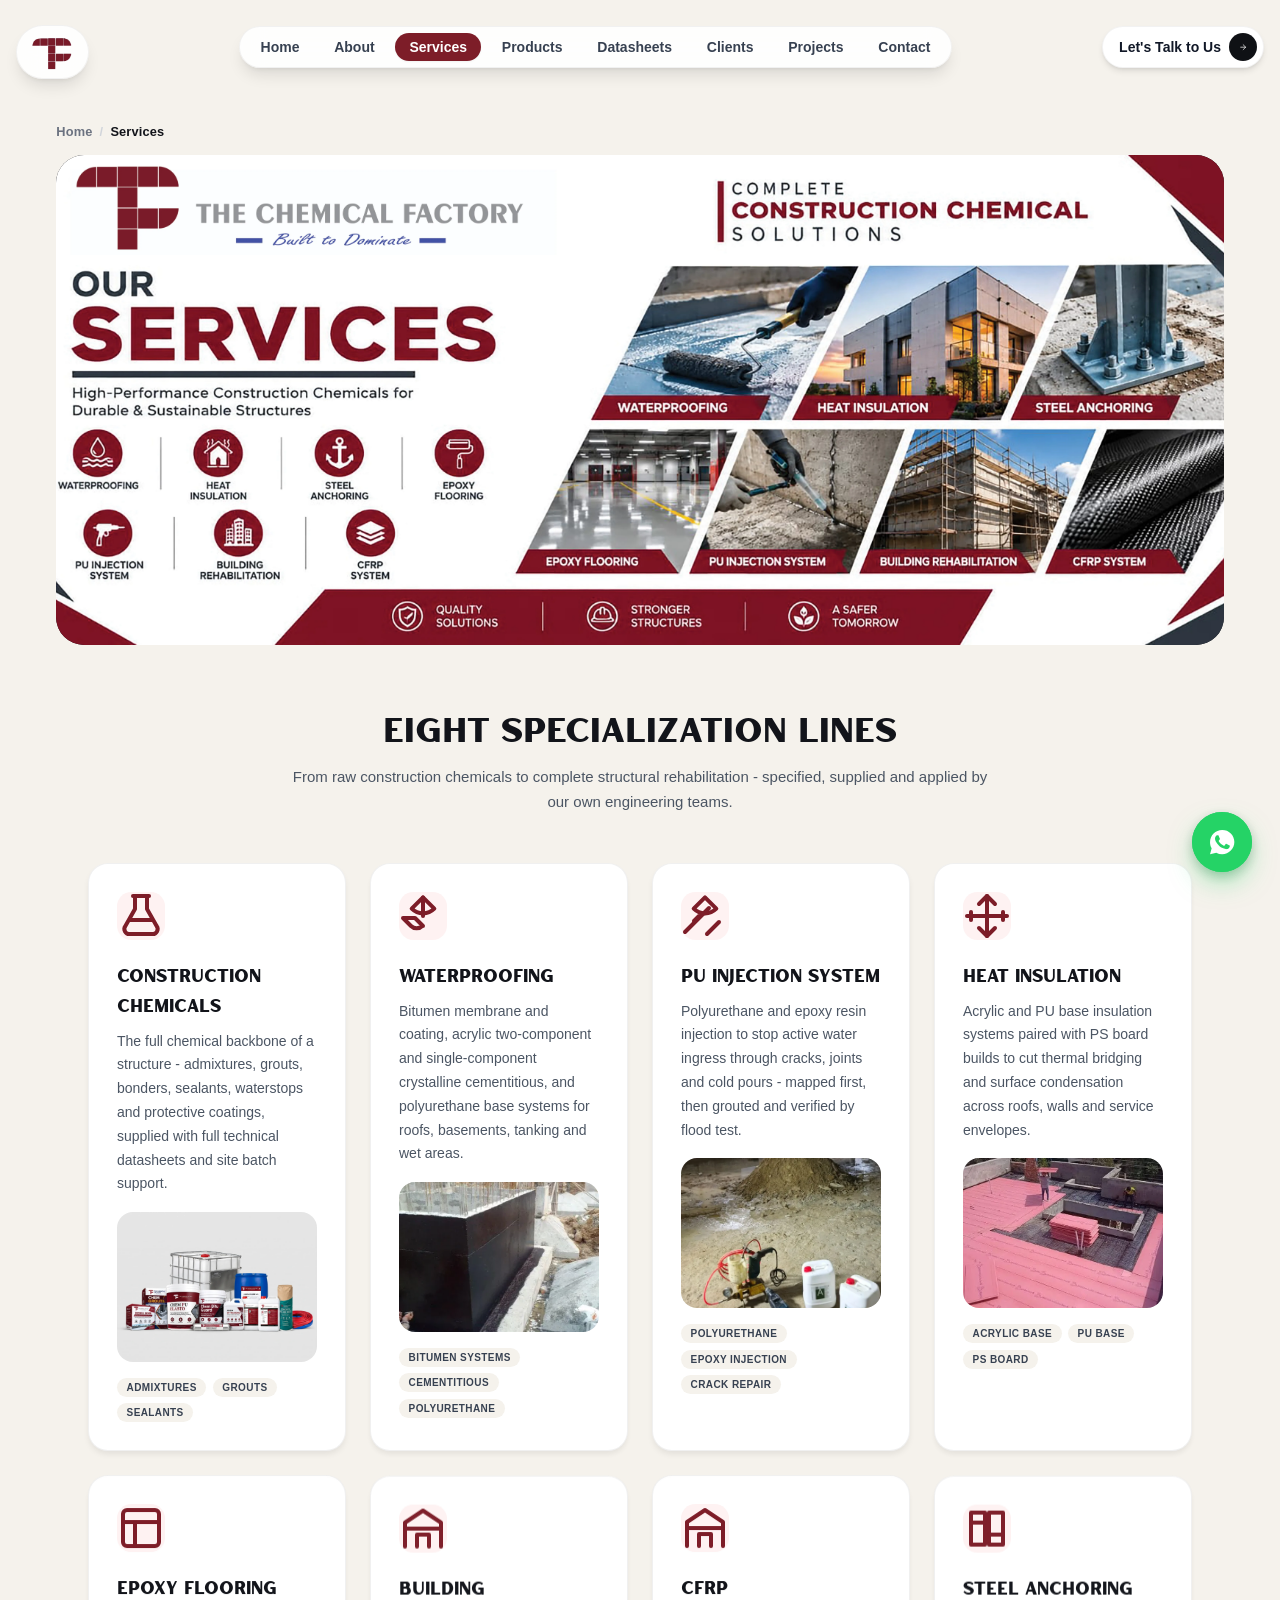
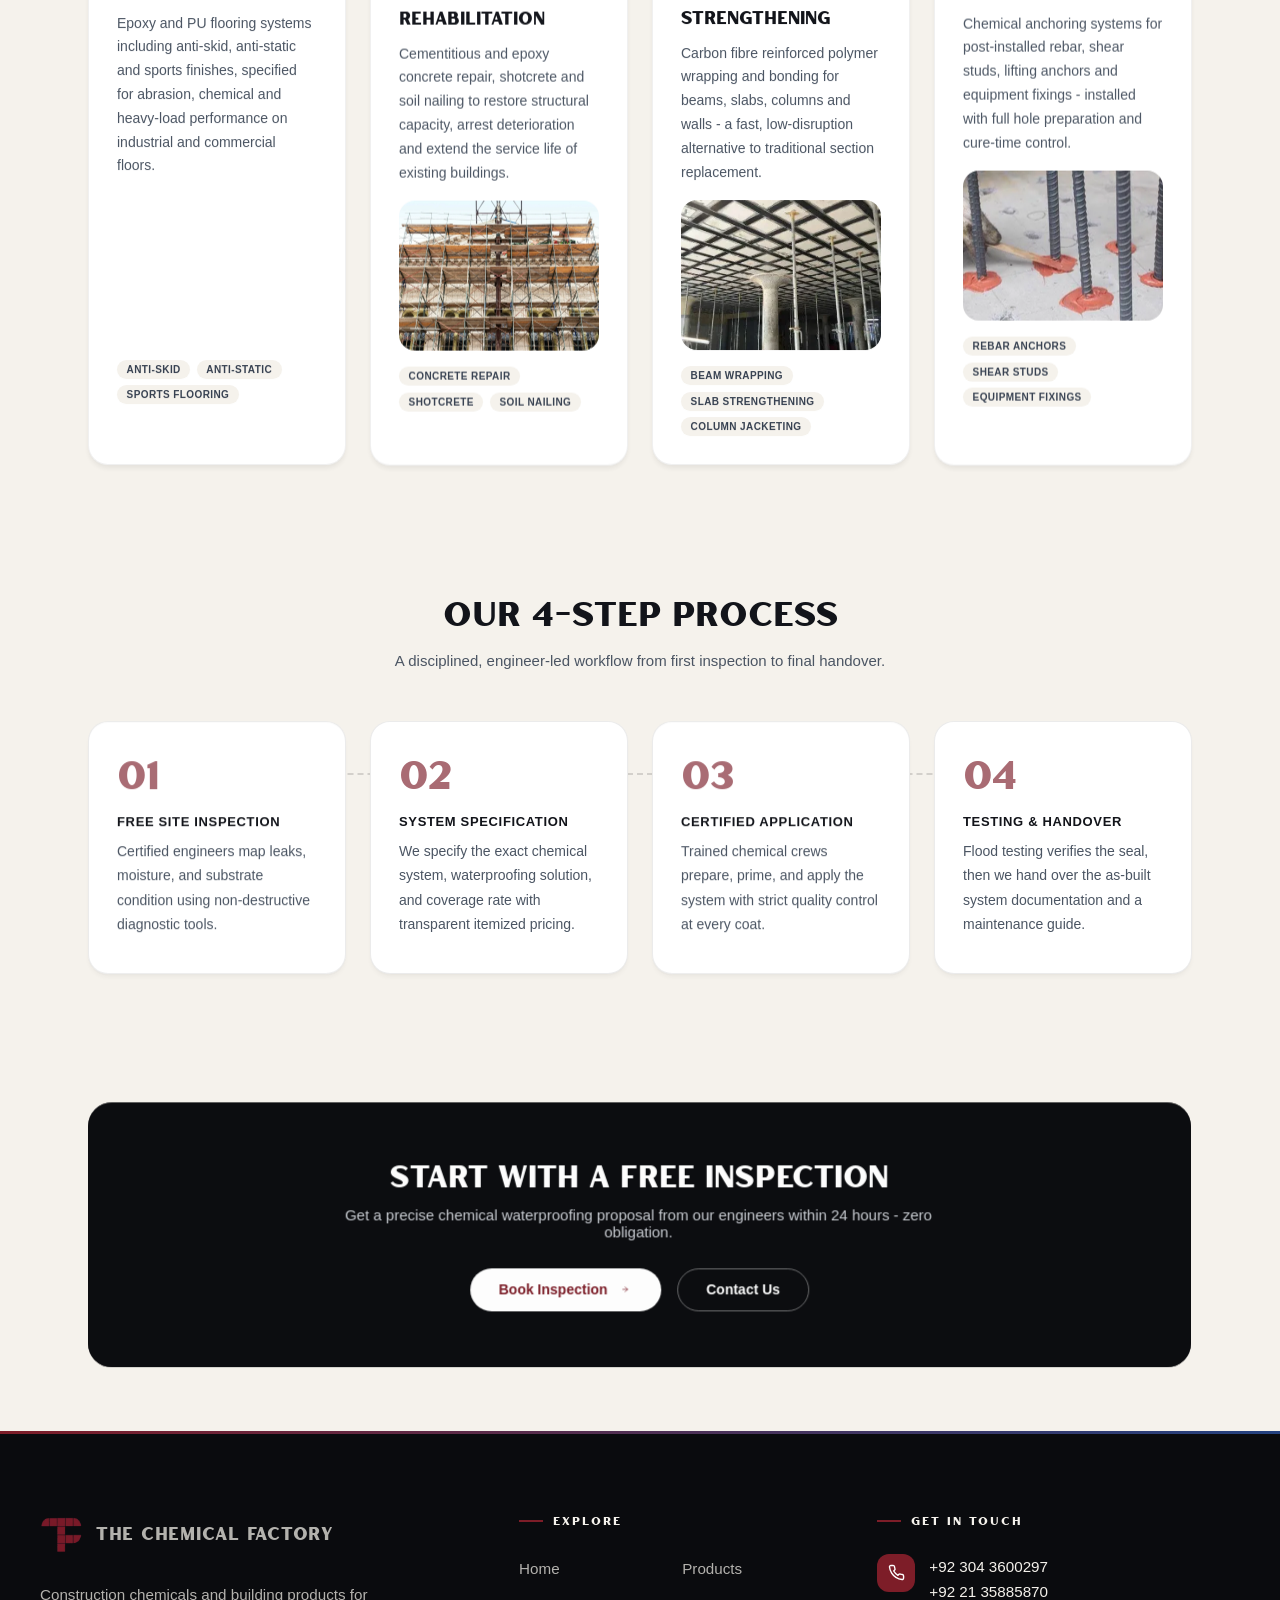
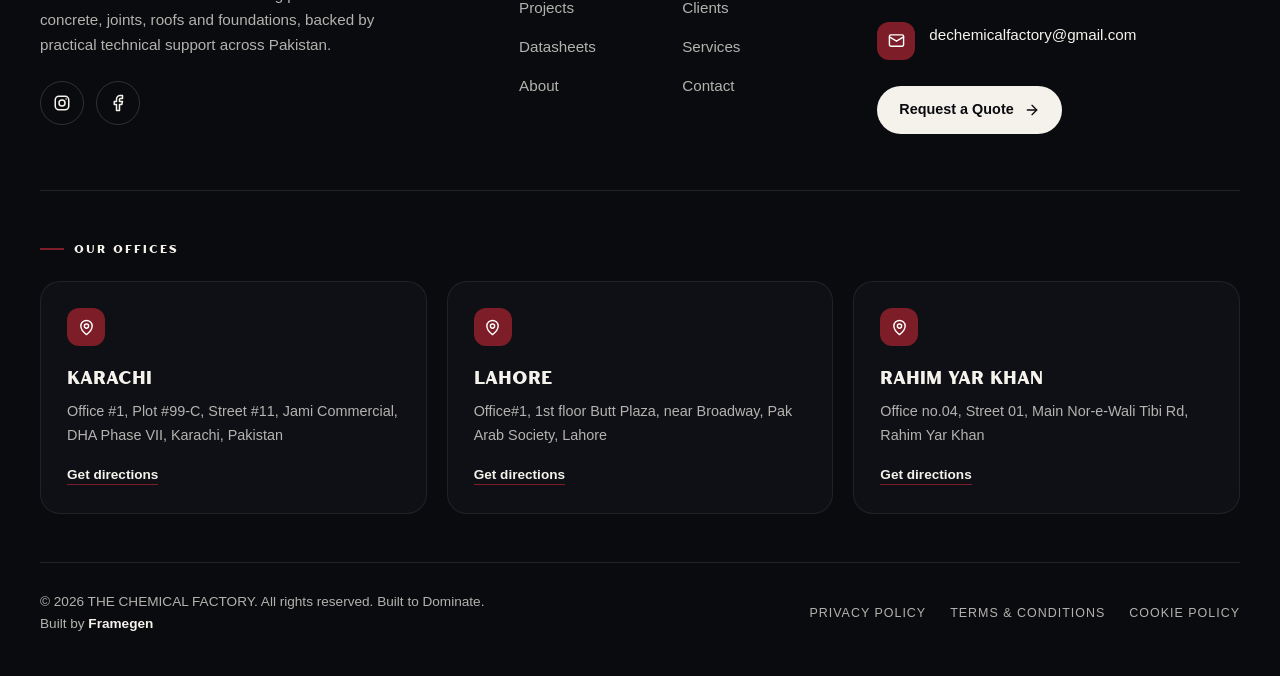
<file: services.html>
<!doctype html>
<html lang="en" class="scroll-smooth">
  <head>
    <meta charset="UTF-8" />
    <meta name="viewport" content="width=device-width, initial-scale=1.0" />
    <meta http-equiv="Content-Security-Policy" content="default-src 'self'; script-src 'self'; style-src 'self' 'unsafe-inline' https://fonts.googleapis.com; font-src 'self' https://fonts.gstatic.com; img-src 'self' data:; connect-src 'self'; frame-src https://www.google.com https://www.youtube-nocookie.com; object-src 'none'; base-uri 'self'; form-action 'self'" />
    <meta name="referrer" content="strict-origin-when-cross-origin" />
    <title>Services - THE CHEMICAL FACTORY</title>
      <!-- SEO (Phase 3.4) -->
      <meta name="description" content="Waterproofing and structural repair services: liquid applied membranes, PU injection, concrete protection and tanking for buildings, tanks and infrastructure in Pakistan." />
      <meta name="robots" content="index, follow, max-image-preview:large" />
      <meta property="og:type" content="website" />
      <meta property="og:site_name" content="The Chemical Factory" />
      <meta property="og:title" content="Services - THE CHEMICAL FACTORY" />
      <meta property="og:description" content="Waterproofing and structural repair services: liquid applied membranes, PU injection, concrete protection and tanking for buildings, tanks and infrastructure in Pakistan." />
      <meta property="og:image" content="https://the-chemical-factory.vercel.app/images/flat-roof.webp" />
      <meta property="og:image:alt" content="Services - THE CHEMICAL FACTORY" />
      <link rel="canonical" href="https://the-chemical-factory.vercel.app/services" />
      <script type="application/ld+json">
      {
        "@context": "https://schema.org",
        "@type": "Service",
        "serviceType": "Construction Chemicals & Waterproofing Services",
        "provider": {
          "@type": "LocalBusiness",
          "name": "The Chemical Factory",
          "url": "https://the-chemical-factory.vercel.app/"
        },
        "areaServed": {
          "@type": "Country",
          "name": "Pakistan"
        },
        "hasOfferCatalog": {
          "@type": "OfferCatalog",
          "name": "Construction Chemical Services",
          "itemListElement": [
            {"@type": "Offer", "itemOffered": {"@type": "Service", "name": "Construction Chemicals"}},
            {"@type": "Offer", "itemOffered": {"@type": "Service", "name": "Waterproofing"}},
            {"@type": "Offer", "itemOffered": {"@type": "Service", "name": "PU Injection Systems"}},
            {"@type": "Offer", "itemOffered": {"@type": "Service", "name": "Heat Insulation"}},
            {"@type": "Offer", "itemOffered": {"@type": "Service", "name": "Epoxy Flooring"}},
            {"@type": "Offer", "itemOffered": {"@type": "Service", "name": "Building Rehabilitation"}},
            {"@type": "Offer", "itemOffered": {"@type": "Service", "name": "CFRP Strengthening"}},
            {"@type": "Offer", "itemOffered": {"@type": "Service", "name": "Steel Anchoring"}}
          ]
        }
      }
      </script>
      <meta property="og:url" content="https://the-chemical-factory.vercel.app/services" />
      <meta name="twitter:card" content="summary_large_image" />
      <meta name="twitter:title" content="Services - THE CHEMICAL FACTORY" />
      <meta name="twitter:description" content="Waterproofing and structural repair services: liquid applied membranes, PU injection, concrete protection and tanking for buildings, tanks and infrastructure in Pakistan." />
      <meta name="twitter:image" content="https://the-chemical-factory.vercel.app/images/flat-roof.webp" />
    <link rel="stylesheet" href="css/styles.css">
    <link rel="stylesheet" href="css/icons-anim.css">
    <link rel="stylesheet" href="css/pages.css">
    <link rel="icon" type="image/webp" href="images/fav-log.webp" />
  </head>
  <body data-page="services">
    <div id="preloader-root"></div>
    <div id="nav-root"></div>

    <nav class="page-crumbs" aria-label="Breadcrumb">
      <ol class="page-crumbs__list">
        <li class="page-crumbs__item"><a href="index.html">Home</a></li>
        <li class="page-crumbs__sep" aria-hidden="true">/</li>
        <li class="page-crumbs__item" aria-current="page">Services</li>
      </ol>
    </nav>

    <section class="page-hero">
      <picture class="page-hero__banner-media">
        <source media="(max-width: 768px)" srcset="images/Services-Banner-mobile-Size.jpg.webp" />
        <img class="page-hero__banner" src="images/Services-Banner.jpg.webp" alt="" width="1983" height="793" loading="eager" fetchpriority="high" decoding="async" />
      </picture>
      <h1 class="page-hero__title"></h1>
      <p class="page-hero__sub"></p>
    </section>

    <section class="page-section">
      <div class="container">
        <div class="section-head">
          <h2 class="section-head__title">Eight Specialization Lines</h2>
          <p class="section-head__sub">
            From raw construction chemicals to complete structural rehabilitation - specified, supplied and applied by our own engineering teams.
          </p>
        </div>

        <div class="services-page__grid" id="services-page-grid">
          <div class="service-block" data-reveal>
            <div class="service-block__icon">
              <svg viewBox="0 0 24 24" fill="none" stroke="currentColor" stroke-width="2" stroke-linecap="round" stroke-linejoin="round"><path d="M9 2v6.5L4.2 17A2.5 2.5 0 0 0 6.4 21h11.2a2.5 2.5 0 0 0 2.2-4L15 8.5V2"/><path d="M8 2h8"/><path d="M6.5 14h11"/></svg>
            </div>
            <h3 class="service-block__title">Construction Chemicals</h3>
            <p class="service-block__text">
              The full chemical backbone of a structure - admixtures, grouts, bonders, sealants, waterstops and
              protective coatings, supplied with full technical datasheets and site batch support.
            </p>
            <div class="service-card__img">
              <img src="images/construction_chemicals.webp" alt="Construction chemicals" width="1080" height="768" loading="lazy" decoding="async" />
            </div>
            <div class="service-block__uses">
              <span class="service-block__use">Admixtures</span>
              <span class="service-block__use">Grouts</span>
              <span class="service-block__use">Sealants</span>
            </div>
          </div>

          <div class="service-block" data-reveal>
            <div class="service-block__icon">
              <svg viewBox="0 0 24 24" fill="none" stroke="currentColor" stroke-width="2" stroke-linecap="round" stroke-linejoin="round"><path d="M12 2.69l5.66 5.66a8 8 0 0 1-11.31 0z"/><path d="m2 13 4 4a4 4 0 0 0 5.66 0L12 17l-4-4z"/><path d="M12 2.69V12"/></svg>
            </div>
            <h3 class="service-block__title">Waterproofing</h3>
            <p class="service-block__text">
              Bitumen membrane and coating, acrylic two-component and single-component crystalline cementitious, and
              polyurethane base systems for roofs, basements, tanking and wet areas.
            </p>
            <div class="service-card__img">
              <img src="projects/WhatsApp%20Image%202026-10-05%20at%209.49.48%20PM.webp" alt="Waterproofing systems" width="500" height="475" loading="lazy" decoding="async" />
            </div>
            <div class="service-block__uses">
              <span class="service-block__use">Bitumen Systems</span>
              <span class="service-block__use">Cementitious</span>
              <span class="service-block__use">Polyurethane</span>
            </div>
          </div>

          <div class="service-block" data-reveal>
            <div class="service-block__icon">
              <svg viewBox="0 0 24 24" fill="none" stroke="currentColor" stroke-width="2" stroke-linecap="round" stroke-linejoin="round"><path d="M12 2.69l5.66 5.66a8 8 0 0 1-11.31 0z"/><path d="m19 15-6 6"/><path d="m9 12-2.5 2.5"/><path d="M14 8 2 20"/></svg>
            </div>
            <h3 class="service-block__title">PU Injection System</h3>
            <p class="service-block__text">
              Polyurethane and epoxy resin injection to stop active water ingress through cracks, joints and cold
              pours - mapped first, then grouted and verified by flood test.
            </p>
            <div class="service-card__img">
              <img src="images/PU%20Injection%20System.webp" alt="PU injection system" width="892" height="714" loading="lazy" decoding="async" />
            </div>
            <div class="service-block__uses">
              <span class="service-block__use">Polyurethane</span>
              <span class="service-block__use">Epoxy Injection</span>
              <span class="service-block__use">Crack Repair</span>
            </div>
          </div>

          <div class="service-block" data-reveal>
            <div class="service-block__icon">
              <svg viewBox="0 0 24 24" fill="none" stroke="currentColor" stroke-width="2" stroke-linecap="round" stroke-linejoin="round"><path d="M12 2v20"/><path d="m8 6 4-4 4 4"/><path d="m8 18 4 4 4-4"/><path d="M4 10v4"/><path d="M20 10v4"/><path d="M2 12h20"/></svg>
            </div>
            <h3 class="service-block__title">Heat Insulation</h3>
            <p class="service-block__text">
              Acrylic and PU base insulation systems paired with PS board builds to cut thermal bridging and
              surface condensation across roofs, walls and service envelopes.
            </p>
            <div class="service-card__img">
              <img src="images/Heat insulation.webp" alt="Heat insulation system" loading="lazy" decoding="async" />
            </div>
            <div class="service-block__uses">
              <span class="service-block__use">Acrylic Base</span>
              <span class="service-block__use">PU Base</span>
              <span class="service-block__use">PS Board</span>
            </div>
          </div>

          <div class="service-block" data-reveal>
            <div class="service-block__icon">
              <svg viewBox="0 0 24 24" fill="none" stroke="currentColor" stroke-width="2" stroke-linecap="round" stroke-linejoin="round"><rect width="18" height="18" x="3" y="3" rx="2"/><path d="M3 9h18"/><path d="M9 21V9"/></svg>
            </div>
            <h3 class="service-block__title">Epoxy Flooring</h3>
            <p class="service-block__text">
              Epoxy and PU flooring systems including anti-skid, anti-static and sports finishes, specified for
              abrasion, chemical and heavy-load performance on industrial and commercial floors.
            </p>
            <div class="service-card__img">
              <img src="projects/WhatsApp%20Image%202026-10-05%20at%209.50.27%20PM.webp" alt="Epoxy flooring system" width="720" height="1280" loading="lazy" decoding="async" />
            </div>
            <div class="service-block__uses">
              <span class="service-block__use">Anti-Skid</span>
              <span class="service-block__use">Anti-Static</span>
              <span class="service-block__use">Sports Flooring</span>
            </div>
          </div>

          <div class="service-block" data-reveal>
            <div class="service-block__icon">
              <svg viewBox="0 0 24 24" fill="none" stroke="currentColor" stroke-width="2" stroke-linecap="round" stroke-linejoin="round"><path d="M3 21V9l9-6 9 6v12"/><path d="M9 21v-6h6v6"/><path d="M3 12h18"/></svg>
            </div>
            <h3 class="service-block__title">Building Rehabilitation</h3>
            <p class="service-block__text">
              Cementitious and epoxy concrete repair, shotcrete and soil nailing to restore structural capacity,
              arrest deterioration and extend the service life of existing buildings.
            </p>
            <div class="service-card__img">
              <img src="images/Building rehabilitation.webp" alt="Building rehabilitation" loading="lazy" decoding="async" />
            </div>
            <div class="service-block__uses">
              <span class="service-block__use">Concrete Repair</span>
              <span class="service-block__use">Shotcrete</span>
              <span class="service-block__use">Soil Nailing</span>
            </div>
          </div>

          <div class="service-block" data-reveal>
            <div class="service-block__icon">
              <svg viewBox="0 0 24 24" fill="none" stroke="currentColor" stroke-width="2" stroke-linecap="round" stroke-linejoin="round"><path d="M3 21V9l9-6 9 6v12"/><path d="M9 21v-6h6v6"/><path d="M3 12h18"/></svg>
            </div>
            <h3 class="service-block__title">CFRP Strengthening</h3>
            <p class="service-block__text">
              Carbon fibre reinforced polymer wrapping and bonding for beams, slabs, columns and walls - a fast,
              low-disruption alternative to traditional section replacement.
            </p>
            <div class="service-card__img">
              <img src="images/CFRP.webp" alt="CFRP strengthening" loading="lazy" decoding="async" />
            </div>
            <div class="service-block__uses">
              <span class="service-block__use">Beam Wrapping</span>
              <span class="service-block__use">Slab Strengthening</span>
              <span class="service-block__use">Column Jacketing</span>
            </div>
          </div>

          <div class="service-block" data-reveal>
            <div class="service-block__icon">
              <svg viewBox="0 0 24 24" fill="none" stroke="currentColor" stroke-width="2" stroke-linecap="round" stroke-linejoin="round"><path d="M4 4h7v16H4z"/><path d="M13 4h7v16h-7z"/><path d="M4 9h7"/><path d="M13 15h7"/></svg>
            </div>
            <h3 class="service-block__title">Steel Anchoring</h3>
            <p class="service-block__text">
              Chemical anchoring systems for post-installed rebar, shear studs, lifting anchors and equipment
              fixings - installed with full hole preparation and cure-time control.
            </p>
            <div class="service-card__img">
              <img src="images/Steel anchoring.webp" alt="Steel anchoring" loading="lazy" decoding="async" />
            </div>
            <div class="service-block__uses">
              <span class="service-block__use">Rebar Anchors</span>
              <span class="service-block__use">Shear Studs</span>
              <span class="service-block__use">Equipment Fixings</span>
            </div>
          </div>
        </div>
      </div>
    </section>

    <section class="page-section page-section--muted">
      <div class="container">
        <div class="section-head">
          <h2 class="section-head__title">Our 4-Step Process</h2>
          <p class="section-head__sub">A disciplined, engineer-led workflow from first inspection to final handover.</p>
        </div>

        <div class="process-steps">
          <div class="process-step" data-reveal>
            <div class="process-step__num">01</div>
            <h3 class="process-step__title">Free Site Inspection</h3>
            <p class="process-step__text">Certified engineers map leaks, moisture, and substrate condition using non-destructive diagnostic tools.</p>
          </div>
          <div class="process-step" data-reveal>
            <div class="process-step__num">02</div>
            <h3 class="process-step__title">System Specification</h3>
            <p class="process-step__text">We specify the exact chemical system, waterproofing solution, and coverage rate with transparent itemized pricing.</p>
          </div>
          <div class="process-step" data-reveal>
            <div class="process-step__num">03</div>
            <h3 class="process-step__title">Certified Application</h3>
            <p class="process-step__text">Trained chemical crews prepare, prime, and apply the system with strict quality control at every coat.</p>
          </div>
          <div class="process-step" data-reveal>
            <div class="process-step__num">04</div>
            <h3 class="process-step__title">Testing &amp; Handover</h3>
            <p class="process-step__text">Flood testing verifies the seal, then we hand over the as-built system documentation and a maintenance guide.</p>
          </div>
        </div>
      </div>
    </section>

    <section class="page-section">
      <div class="container">
        <div class="cta-band" data-reveal>
          <div class="cta-band__bg"></div>
          <div class="cta-band__box">
            <h2 class="cta-band__title">Start With a Free Inspection</h2>
            <p class="cta-band__sub">
              Get a precise chemical waterproofing proposal from our engineers within 24 hours - zero obligation.
            </p>
            <div class="cta-band__actions">
              <button type="button" class="btn-white js-open-quote"><span>Book Inspection</span><span data-icon="arrow-right"></span></button>
              <a href="contact.html" class="btn-outline">Contact Us</a>
            </div>
          </div>
        </div>
      </div>
    </section>

    <div id="footer-root"></div>
    <div id="modal-root"></div>

    <script src="js/vendor/gsap.min.js"></script>
    <script src="js/vendor/ScrollTrigger.min.js"></script>
    <script src="js/motion.js"></script>
    <script src="js/icons.js"></script>
    <script src="js/components.js"></script>
    <script src="js/forms.js"></script>
    <script src="js/main.js"></script>
    <script src="js/animations.js"></script>
  </body>
</html>
</file>
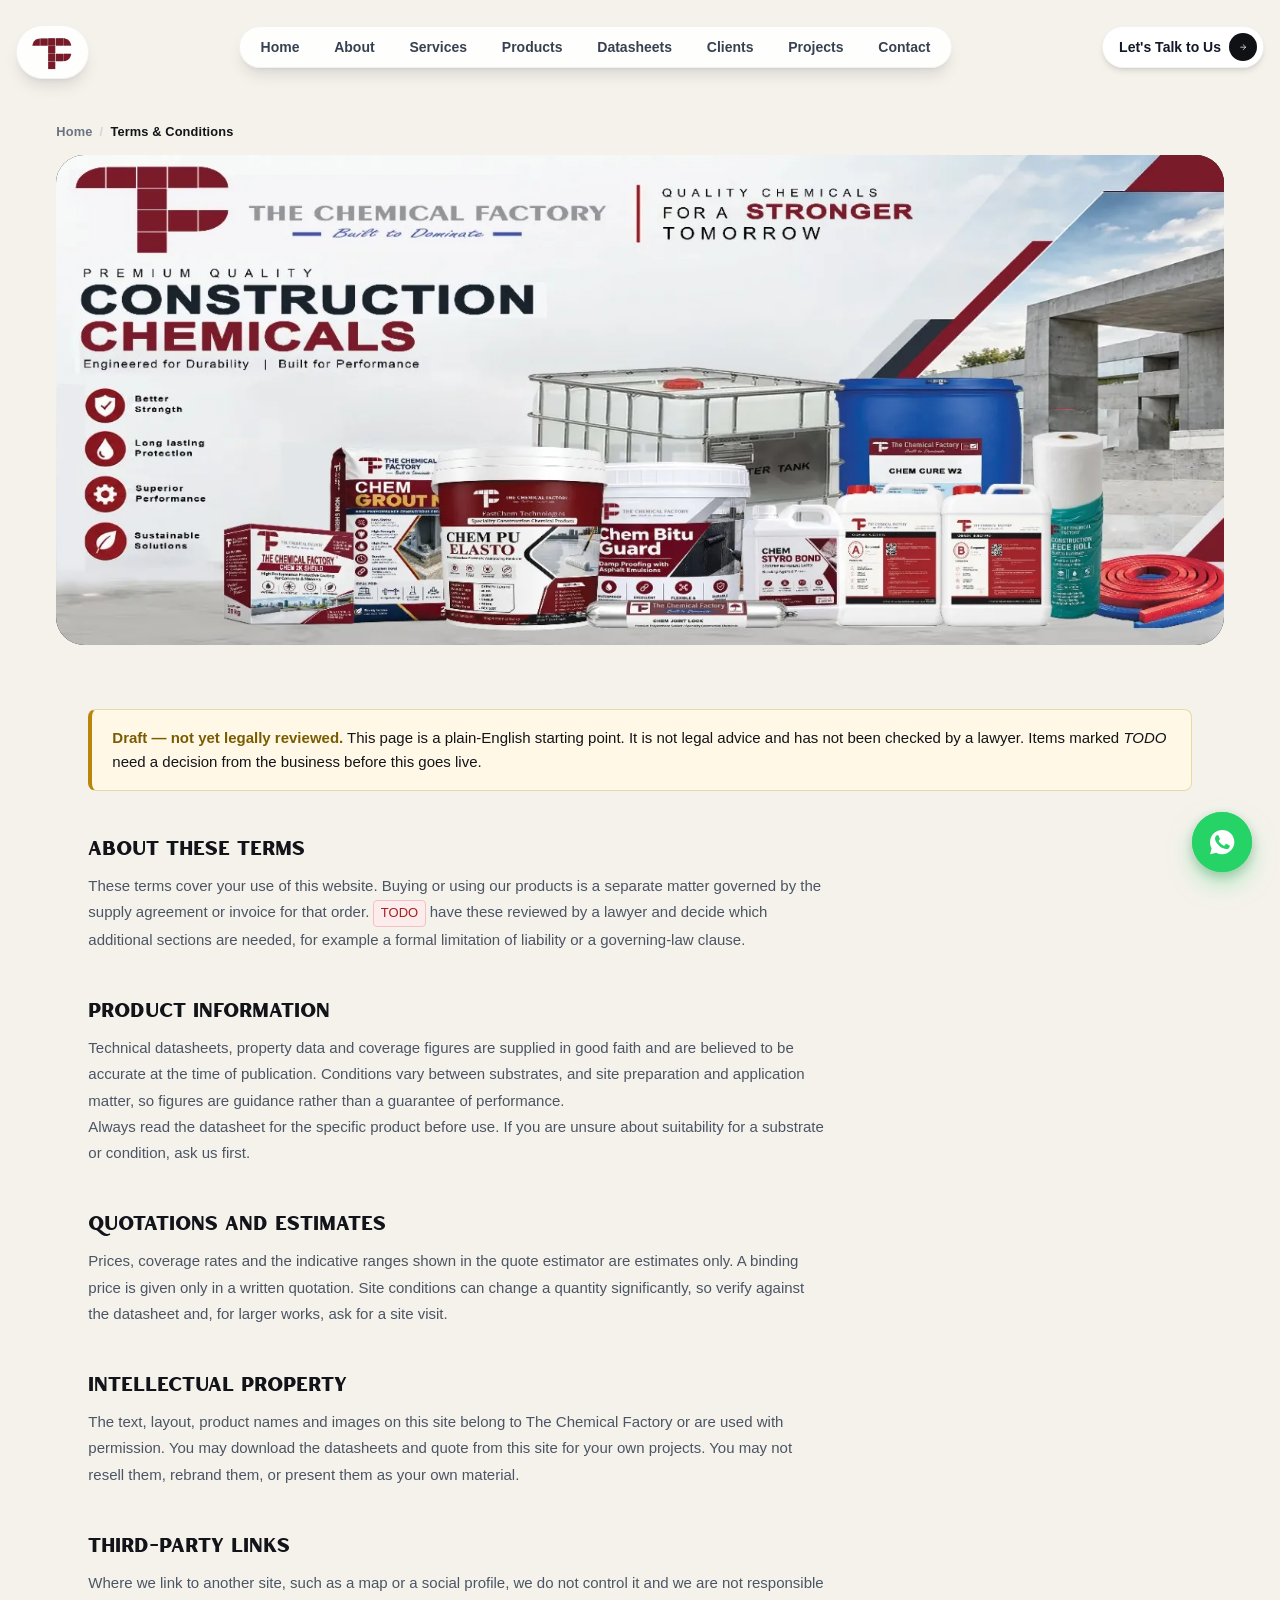
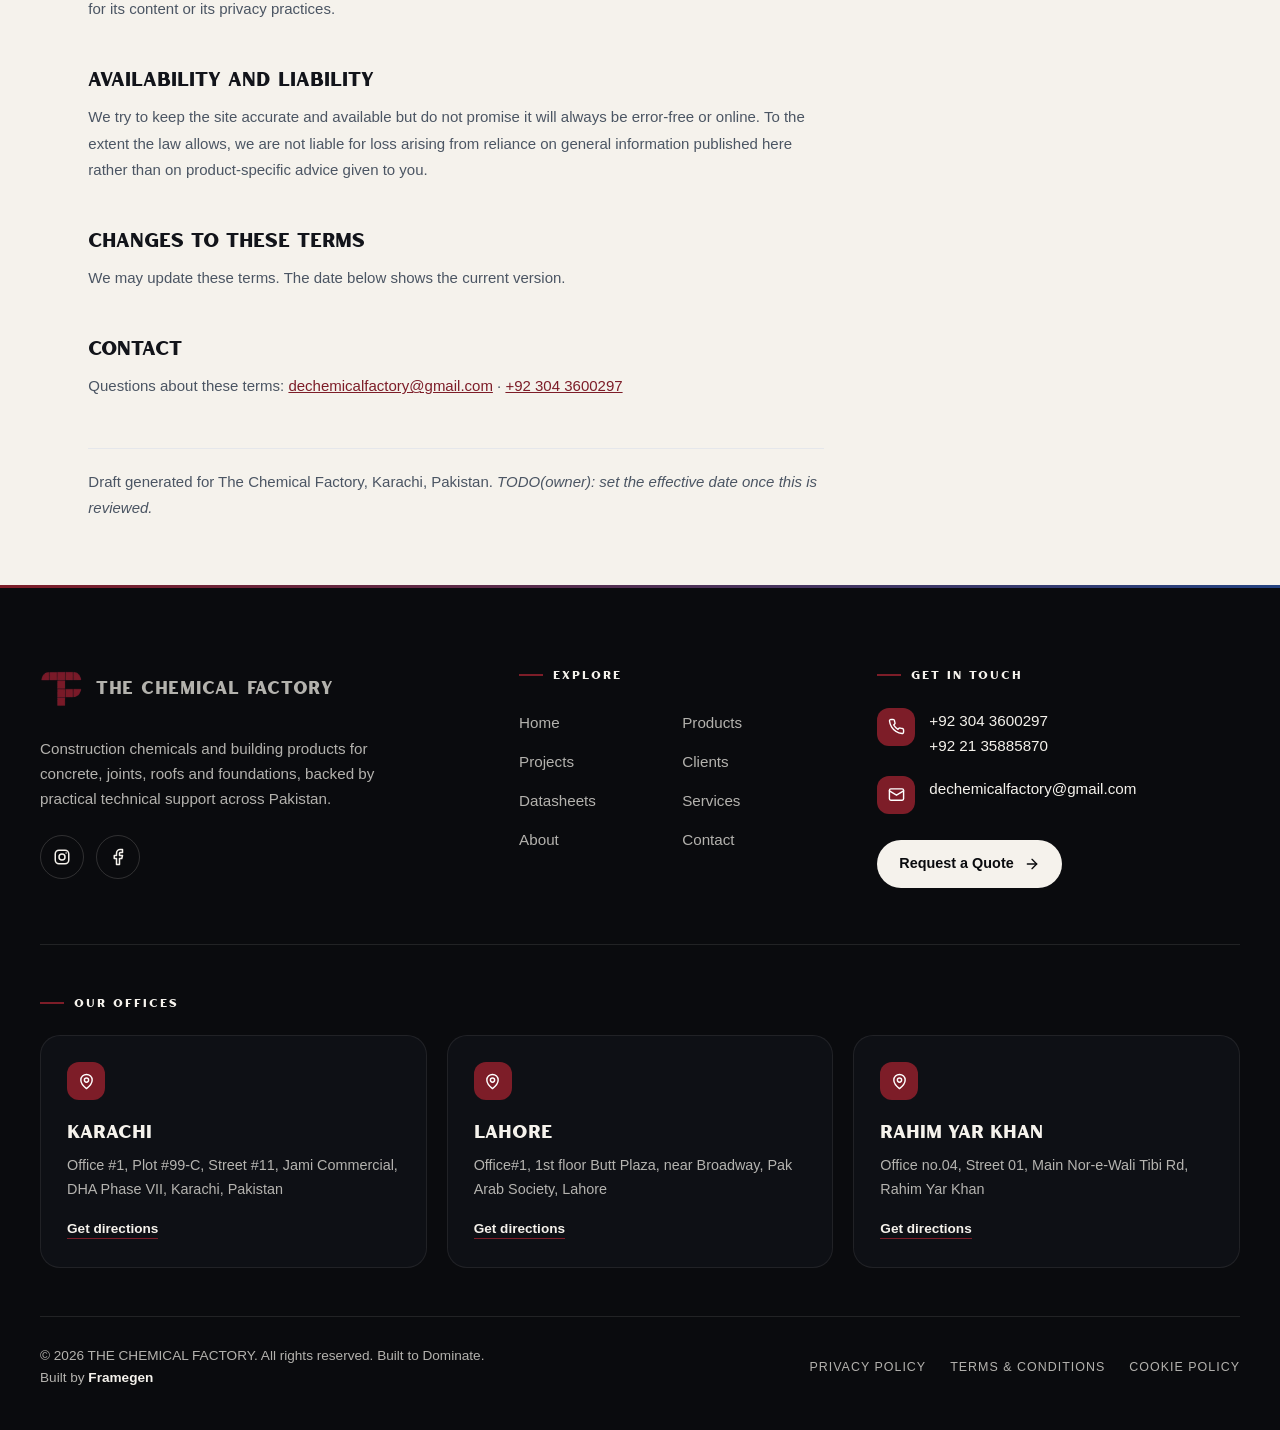
<file: terms.html>
<!doctype html>
<html lang="en" class="scroll-smooth">
  <head>
    <meta charset="UTF-8" />
    <meta name="viewport" content="width=device-width, initial-scale=1.0" />
    <meta http-equiv="Content-Security-Policy" content="default-src 'self'; script-src 'self'; style-src 'self' 'unsafe-inline' https://fonts.googleapis.com; font-src 'self' https://fonts.gstatic.com; img-src 'self' data:; connect-src 'self'; frame-src https://www.google.com https://www.youtube-nocookie.com; object-src 'none'; base-uri 'self'; form-action 'self'" />
    <meta name="referrer" content="strict-origin-when-cross-origin" />
    <title>Terms & Conditions â€” THE CHEMICAL FACTORY</title>
    <meta name="description" content="Terms of use for The Chemical Factory's website and products. Draft pending legal review." />
    <meta name="robots" content="noindex, follow" />
    <meta property="og:type" content="website" />
    <meta property="og:site_name" content="The Chemical Factory" />
    <meta property="og:title" content="Terms & Conditions â€” THE CHEMICAL FACTORY" />
    <meta property="og:description" content="Terms of use for The Chemical Factory's website and products. Draft pending legal review." />
    <meta property="og:image" content="https://the-chemical-factory.vercel.app/images/logo.webp" />
    <link rel="canonical" href="https://the-chemical-factory.vercel.app/terms" />
    <meta property="og:url" content="https://the-chemical-factory.vercel.app/terms" />
    <meta name="twitter:card" content="summary_large_image" />
    <meta name="twitter:title" content="Terms & Conditions â€” THE CHEMICAL FACTORY" />
    <meta name="twitter:description" content="Terms of use for The Chemical Factory's website and products. Draft pending legal review." />
    <meta name="twitter:image" content="https://the-chemical-factory.vercel.app/images/logo.webp" />
    <link rel="stylesheet" href="css/styles.css">
    <link rel="stylesheet" href="css/icons-anim.css">
    <link rel="stylesheet" href="css/pages.css">
    <link rel="icon" type="image/webp" href="images/fav-log.webp" />
    <style>/* Policy pages (privacy / terms / cookie) - Phase 3.5 */
.policy-draft {
  background: #fff8e6;
  border: 1px solid #e8d9a8;
  border-left: 4px solid #b8860b;
  border-radius: 0.5rem;
  padding: 1rem 1.25rem;
  margin: 0 0 2.5rem;
  font-size: 0.9375rem;
  line-height: 1.6;
}
.policy-draft strong { color: #7a5c00; }
.policy-body { max-width: 46rem; }
.policy-body h2 {
  margin: 2.75rem 0 0.75rem;
  font-size: 1.25rem;
  line-height: 1.3;
}
.policy-body h3 { margin: 1.75rem 0 0.5rem; font-size: 1.0625rem; }
.policy-body p,
.policy-body li { font-size: 0.9375rem; line-height: 1.75; color: var(--gray-600); }
.policy-body ul { padding-left: 1.25rem; margin: 0.75rem 0; }
.policy-body li { margin-bottom: 0.4rem; }
.policy-body li::marker { color: var(--burgundy); }
.policy-body a { color: var(--burgundy); text-decoration: underline; }
.policy-body a:hover { color: var(--burgundy-dark); }
.policy-todo {
  display: inline-block;
  background: #fdecec;
  border: 1px solid #f2c2c2;
  border-radius: 0.25rem;
  padding: 0.05rem 0.4rem;
  font-size: 0.8125rem;
  font-style: normal;
  color: #a32020;
}
.policy-updated {
  margin-top: 3rem;
  padding-top: 1.25rem;
  border-top: 1px solid var(--gray-200);
  font-size: 0.8125rem;
  color: var(--gray-500);
}</style>
  </head>
  <body data-page="policy">
    <div id="preloader-root"></div>
    <div id="nav-root"></div>

    <main id="main">
      <nav class="page-crumbs" aria-label="Breadcrumb">
      <ol class="page-crumbs__list">
        <li class="page-crumbs__item"><a href="index.html">Home</a></li>
        <li class="page-crumbs__sep" aria-hidden="true">/</li>
        <li class="page-crumbs__item" aria-current="page">Terms &amp; Conditions</li>
      </ol>
    </nav>

    <section class="page-hero">
        <picture class="page-hero__banner-media">
          <source media="(max-width: 768px)" srcset="images/mobile_banner.webp" />
          <img class="page-hero__banner" src="images/banner.webp" alt="" width="1983" height="793" loading="eager" fetchpriority="high" decoding="async" />
        </picture>
      </section>

      <section class="page-section">
        <div class="container">
          <div class="policy-draft" role="note">
        <strong>Draft &mdash; not yet legally reviewed.</strong>
        This page is a plain-English starting point. It is not legal advice and
        has not been checked by a lawyer. Items marked
        <em>TODO</em> need a decision from the business before this goes live.
      </div>
          <div class="policy-body">
            <h2>About these terms</h2>
            <p>
              These terms cover your use of this website. Buying or using our
              products is a separate matter governed by the supply agreement or
              invoice for that order.
              <em class="policy-todo">TODO</em> have these reviewed by a lawyer and decide which
              additional sections are needed, for example a formal limitation of
              liability or a governing-law clause.
            </p>

            <h2>Product information</h2>
            <p>
              Technical datasheets, property data and coverage figures are
              supplied in good faith and are believed to be accurate at the
              time of publication. Conditions vary between substrates, and site
              preparation and application matter, so figures are guidance rather
              than a guarantee of performance.
            </p>
            <p>
              Always read the datasheet for the specific product before use. If
              you are unsure about suitability for a substrate or condition, ask
              us first.
            </p>

            <h2>Quotations and estimates</h2>
            <p>
              Prices, coverage rates and the indicative ranges shown in the
              quote estimator are estimates only. A binding price is given
              only in a written quotation. Site conditions can change a
              quantity significantly, so verify against the datasheet and, for
              larger works, ask for a site visit.
            </p>

            <h2>Intellectual property</h2>
            <p>
              The text, layout, product names and images on this site belong to
              The Chemical Factory or are used with permission. You may download
              the datasheets and quote from this site for your own projects.
              You may not resell them, rebrand them, or present them as your
              own material.
            </p>

            <h2>Third-party links</h2>
            <p>
              Where we link to another site, such as a map or a social profile,
              we do not control it and we are not responsible for its content or
              its privacy practices.
            </p>

            <h2>Availability and liability</h2>
            <p>
              We try to keep the site accurate and available but do not promise
              it will always be error-free or online. To the extent the law
              allows, we are not liable for loss arising from reliance on
              general information published here rather than on product-specific
              advice given to you.
            </p>

            <h2>Changes to these terms</h2>
            <p>
              We may update these terms. The date below shows the current
              version.
            </p>

            <h2>Contact</h2>
            <p>
              Questions about these terms:
              <a href="mailto:dechemicalfactory@gmail.com">dechemicalfactory@gmail.com</a>
              &middot; <a href="tel:+923043600297">+92 304 3600297</a>
            </p>
            <p class="policy-updated">
              Draft generated for The Chemical Factory, Karachi, Pakistan.
              <em>TODO(owner): set the effective date once this is reviewed.</em>
            </p>
          </div>
        </div>
      </section>
    </main>

    <div id="footer-root"></div>
    <div id="modal-root"></div>

    <script src="js/vendor/gsap.min.js"></script>
    <script src="js/vendor/ScrollTrigger.min.js"></script>
    <script src="js/motion.js"></script>
    <script src="js/icons.js"></script>
    <script src="js/components.js"></script>
    <script src="js/forms.js"></script>
    <script src="js/main.js"></script>
    <script src="js/animations.js"></script>
  </body>
</html>
</file>
<file: css/styles.css>
@import url('https://fonts.googleapis.com/css2?family=Caveat:wght@400..700&family=DM+Sans:ital,opsz,wght@0,9..40,100..1000;1,9..40,100..1000&display=swap');

/* ============================================================
   THE CHEMICAL FACTORY — Waterproofing Products & Solutions
   Reconstructed static site (HTML + CSS + JS)
   ============================================================ */

/* Visually hidden but available to screen readers. Used for labels on
   icon-only / placeholder-driven inputs (search bars, filter selects). */
.sr-only {
  position: absolute !important;
  width: 1px;
  height: 1px;
  padding: 0;
  margin: -1px;
  overflow: hidden;
  clip: rect(0, 0, 0, 0);
  clip-path: inset(50%);
  white-space: nowrap;
  border: 0;
}


@font-face {
  font-family: 'Hertical Sans';
  src: url('../fonts/Hertical Sans.ttf') format('truetype');
  font-weight: 100 900;
  font-style: normal;
  font-display: swap;
}

:root {
  --gutter: clamp(16px, 4.4vw, 85px);
  --sand: #F5F2EC;
  --ink: #12141A;
  --burgundy: #7D1D28;
  --burgundy-dark: #61131E;
  --blue: #244280;
  --dark: #0A0B0E;
  --dark2: #0E1015;

  --gray-50: #f9fafb;
  --gray-100: #f3f4f6;
  --gray-200: #e5e7eb;
  --gray-300: #d1d5db;
  --gray-400: #9ca3af;
  --gray-500: #6b7280;
  --gray-600: #4b5563;
  --gray-700: #374151;
  --gray-800: #1f2937;
  --gray-900: #111827;

  --blue-900: #1e3a8a;
  --blue-600: #2563eb;

  --red-300: #fca5a5;
  --blue-300: #93c5fd;
  --emerald-400: #34d399;
  --red-400: #f87171;
  --blue-400: #60a5fa;
  --amber-400: #fbbf24;
  --emerald-600: #059669;
  --emerald-100: #d1fae5;
  --red-50: #fef2f2;
  --red-200: #fecaca;

  --font-heading: 'Hertical Sans', sans-serif;
  --font-body: 'DM Sans', -apple-system, BlinkMacSystemFont, 'Segoe UI', Roboto, sans-serif;
  --font-serif: 'Caveat', cursive;
}

/* ---------- Reset & Base ---------- */
*,
*::before,
*::after {
  box-sizing: border-box;
  margin: 0;
  padding: 0;
}

html {
  scroll-behavior: smooth;
}

body {
  font-family: var(--font-body);
  background-color: var(--sand);
  color: var(--ink);
  -webkit-font-smoothing: antialiased;
  -moz-osx-font-smoothing: grayscale;
  overflow-x: hidden;
}
section:not(.hero),
section.hero {
  padding-left: var(--gutter);
  padding-right: var(--gutter);
}
/* Full-bleed dark sections keep edge-to-edge coverage behind the page gutter */
.svg-defs {
  position: absolute;
  top: 0;
  left: 0;
  width: 0;
  height: 0;
  overflow: hidden;
  pointer-events: none;
}

h1, h2, h3, h4, h5, h6 {
  font-family: var(--font-heading);
}

img {
  max-width: 100%;
  display: block;
}

a {
  text-decoration: none;
  color: inherit;
}

button {
  font-family: inherit;
  cursor: pointer;
}

::selection {
  background: var(--burgundy);
  color: #fff;
}

/* ---------- Custom Scrollbar ---------- */
::-webkit-scrollbar {
  width: 8px;
}
::-webkit-scrollbar-track {
  background: #EBE5DB;
}
::-webkit-scrollbar-thumb {
  background: var(--burgundy);
  border-radius: 4px;
}
::-webkit-scrollbar-thumb:hover {
  background: var(--burgundy-dark);
}

/* ---------- Layout Helpers ---------- */
.container {
  max-width: 80rem;
  margin: 0 auto;
  padding-left: 1rem;
  padding-right: 1rem;
}
.container--narrow {
  max-width: 56rem;
}

.section {
  padding-top: 5rem;
  padding-bottom: 5rem;
}

.section-label {
  font-family: var(--font-serif);
  font-weight: 500;
  font-size: 25px !important;
  color: var(--burgundy);
  letter-spacing: 0;
  text-transform: none;
  margin-bottom: 0.75rem;
  display: inline-flex;
  align-items: center;
  gap: 0.5rem;
}
.section-label__rule {
  width: 1.5rem;
  height: 2px;
  background: var(--burgundy);
  display: inline-block;
}
.section-label--centered {
  justify-content: center;
  margin-bottom: 0.5rem;
}
.section-label--dark {
  color: var(--burgundy);
}

/* Accent font (Caveat) — script accent inside headings */
.heading-accent {
  font-family: var(--font-serif);
  font-weight: 500;
  font-style: italic;
  letter-spacing: 0;
  text-transform: none;
  white-space: nowrap;
}

/* ---------- Logo ---------- */
.logo {
  display: inline-flex;
  align-items: center;
  gap: 0.75rem;
  user-select: none;
  -webkit-user-select: none;
}
.logo__icon {
  flex-shrink: 0;
}
.logo--sm .logo__icon { width: 2rem; height: 2rem; }
.logo--md .logo__icon { width: 2.5rem; height: 2.5rem; }
.logo--lg .logo__icon { width: 3.5rem; height: 3.5rem; }

.logo__text {
  display: flex;
  flex-direction: column;
  line-height: 1;
}
.logo__name {
  font-family: var(--font-heading);
  text-transform: uppercase;
  color: var(--gray-700);
}
.logo--sm .logo__name { font-size: 0.875rem; letter-spacing: 0.05em; font-weight: 700; }
.logo--md .logo__name { font-size: 1rem; font-weight: 700; letter-spacing: 0.1em; }
.logo--lg .logo__name { font-size: 1.25rem; font-weight: 800; letter-spacing: 0.1em; }

.logo__tagline {
  display: flex;
  align-items: center;
  gap: 0.375rem;
  margin-top: 0.25rem;
}
.logo__rule {
  height: 2px;
  width: 0.75rem;
  background: var(--blue);
  display: inline-block;
}
.logo__tag {
  font-family: var(--font-serif);
  font-style: italic;
  font-weight: 500;
  color: var(--blue);
}
.logo--sm .logo__tag { font-size: 0.5625rem; }
.logo--md .logo__tag { font-size: 0.6875rem; }
.logo--lg .logo__tag { font-size: 0.8125rem; }

.logo--white .logo__name { color: #fff; }
.logo--white .logo__tag { color: var(--blue-300); }

.logo--centered {
  justify-content: center;
}

/* Navbar logo variant (white on transparent, dark when scrolled) */
.logo--navbar .logo__name { color: #fff; }
.logo--navbar .logo__tag { color: var(--blue-300); }
.navbar.scrolled .logo--navbar .logo__name { color: var(--gray-700); }
.navbar.scrolled .logo--navbar .logo__tag { color: var(--blue); }

/* ---------- Navbar ---------- */
.navbar {
  position: fixed;
  top: 0;
  left: 0;
  right: 0;
  z-index: 50;
  padding: 1.25rem 1rem;
  transition: all 0.3s;
}
.navbar.scrolled {
  background: rgba(245, 242, 236, 0.9);
  -webkit-backdrop-filter: blur(12px);
  backdrop-filter: blur(12px);
  box-shadow: 0 4px 6px -1px rgba(0, 0, 0, 0.1), 0 2px 4px -2px rgba(0, 0, 0, 0.1);
  padding-top: 0.75rem;
  padding-bottom: 0.75rem;
}

.navbar__inner {
  max-width: 80rem;
  margin: 0 auto;
  display: flex;
  align-items: center;
  justify-content: space-between;
}

.brand-link {
  display: flex;
  align-items: center;
  gap: 0.5rem;
}

.nav-pill {
  display: none;
  align-items: center;
  background: rgba(255, 255, 255, 0.9);
  -webkit-backdrop-filter: blur(12px);
  backdrop-filter: blur(12px);
  padding: 0.375rem;
  border-radius: 9999px;
  border: 1px solid rgba(0, 0, 0, 0.05);
  box-shadow: 0 10px 15px -3px rgba(0, 0, 0, 0.1), 0 4px 6px -4px rgba(0, 0, 0, 0.1);
}
.nav-pill__link {
  padding: 0.375rem 1rem;
  font-size: 0.75rem;
  font-weight: 600;
  border-radius: 9999px;
  transition: all 0.2s;
  display: flex;
  align-items: center;
  gap: 0.375rem;
  color: var(--gray-700);
  white-space: nowrap;
}
.nav-pill__link:hover {
  color: #000;
  background: rgba(0, 0, 0, 0.05);
}
.nav-pill__link.is-active {
  background: var(--burgundy);
  color: #fff;
  box-shadow: 0 1px 2px rgba(0, 0, 0, 0.05);
}
.nav-pill__icon {
  width: 0.875rem;
  height: 0.875rem;
  display: none;
}
.nav-pill__icon svg {
  width: 100%;
  height: 100%;
}
.nav-pill__link.is-active .nav-pill__icon {
  display: inline-block;
}

.navbar__actions {
  display: none;
  align-items: center;
  gap: 0.75rem;
}
.btn-nav-cta {
  display: flex;
  align-items: center;
  gap: 0.5rem;
  background: #fff;
  color: var(--gray-900);
  font-size: 0.75rem;
  font-weight: 700;
  padding-left: 1rem;
  padding-right: 0.375rem;
  padding-top: 0.375rem;
  padding-bottom: 0.375rem;
  border-radius: 9999px;
  border: 1px solid rgba(0, 0, 0, 0.05);
  box-shadow: 0 4px 6px -1px rgba(0, 0, 0, 0.1), 0 2px 4px -2px rgba(0, 0, 0, 0.1);
  transition: all 0.3s;
}
.btn-nav-cta:hover {
  background: var(--gray-100);
}
.btn-nav-cta__circle {
  width: 1.75rem;
  height: 1.75rem;
  border-radius: 9999px;
  background: #0F1115;
  color: #fff;
  display: flex;
  align-items: center;
  justify-content: center;
  transition: background 0.3s;
}
.btn-nav-cta:hover .btn-nav-cta__circle {
  background: var(--burgundy);
}
.btn-nav-cta__circle svg {
  width: 0.875rem;
  height: 0.875rem;
}

.mobile-toggle {
  display: inline-flex;
  padding: 0.5rem;
  border-radius: 0.75rem;
  background: rgba(255, 255, 255, 0.9);
  border: 1px solid rgba(0, 0, 0, 0.05);
  color: var(--gray-800);
  box-shadow: 0 4px 6px -1px rgba(0, 0, 0, 0.1), 0 2px 4px -2px rgba(0, 0, 0, 0.1);
  align-items: center;
  justify-content: center;
}
.mobile-toggle svg {
  width: 1.5rem;
  height: 1.5rem;
}

.mobile-menu {
  display: none;
  margin-top: 0.75rem;
  background: rgba(255, 255, 255, 0.95);
  -webkit-backdrop-filter: blur(24px);
  backdrop-filter: blur(24px);
  border-radius: 1rem;
  padding: 1.5rem;
  border: 1px solid rgba(0, 0, 0, 0.1);
  box-shadow: 0 25px 50px -12px rgba(0, 0, 0, 0.25);
}
.mobile-menu.open {
  display: block;
  animation: fadeIn 0.2s ease;
}
/* GSAP fades and slides the panel itself, so the keyframe above has to
   step aside or the two would animate opacity at the same time. */
.mobile-menu.js-menu-fx.open {
  animation: none;
}
.mobile-menu__links {
  display: flex;
  flex-direction: column;
  gap: 0.75rem;
}
.mobile-menu__link {
  padding: 0.75rem 1rem;
  border-radius: 0.75rem;
  font-size: 1rem;
  font-weight: 600;
  color: var(--gray-800);
  transition: background 0.2s, color 0.2s;
}
.mobile-menu__link:hover {
  background: var(--gray-100);
}
.mobile-menu__link.is-active {
  background: var(--burgundy);
  color: #fff;
}
.mobile-menu__divider {
  border: 0;
  border-top: 1px solid var(--gray-200);
  margin: 0.5rem 0;
}
.mobile-menu__quote {
  width: 100%;
  display: flex;
  align-items: center;
  justify-content: space-between;
  background: var(--burgundy);
  color: #fff;
  padding: 0.75rem 1.25rem;
  border-radius: 0.75rem;
  font-weight: 600;
  border: none;
  box-shadow: 0 4px 6px -1px rgba(0, 0, 0, 0.1);
}
.mobile-menu__quote svg {
  width: 1.25rem;
  height: 1.25rem;
}

/* ---------- HERO ---------- */
.hero {
  position: relative;
  isolation: isolate;
  min-height: 92vh;
  display: flex;
  flex-direction: column;
  justify-content: space-between;
  padding-top: 7rem;
  padding-bottom: 2.5rem;
  padding-left: 1rem;
  padding-right: 1rem;
  overflow: hidden;
  background: var(--dark);
}

.hero__bg {
  position: absolute;
  inset: 0;
  width: 100%;
  /* Taller than the hero and pulled up so the 0.28x downward parallax
     translate never exposes an edge (see js/main.js hero parallax). */
  height: 170%;
  top: -30%;
  z-index: 0;
  pointer-events: none;
  will-change: transform;
}
.hero__slider {
  display: block;
  width: 100%;
  height: 100%;
  overflow: hidden;
  position: relative;
}
.hero__slider-track {
  position: absolute;
  inset: 0;
  width: 100%;
  height: 100%;
}
.hero__slide {
  position: absolute;
  inset: 0;
  width: 100%;
  height: 100%;
  overflow: hidden;
}
/* <picture> wrapper (mobile <source> swap): block-level so the img's
   percentage sizes resolve against it and it adds no baseline gap. */
.hero__slide picture {
  display: block;
  width: 100%;
  height: 100%;
}
/* Every slide is stacked; GSAP drives opacity + a slow Ken Burns drift,
   so the cross-fade is a real transition rather than a hard cut. Without
   JS the first slide is on top and covers the rest. */
.hero__slide:not(:first-child) {
  opacity: 0;
}
html.js-hero-slider .hero__slide {
  opacity: 0;
  visibility: hidden;
}
html.js-hero-slider .hero__slide:first-child {
  opacity: 1;
  visibility: visible;
}
.hero__bg-img {
  width: 100%;
  height: 100%;
  object-fit: cover;
  opacity: 0.85;
  transform-origin: center center;
  /* The Ken Burns push-in (scale 1 -> 1.05) is driven by GSAP; no CSS
     transform here so GSAP owns the scale from a clean base. */
  transform: scale(1);
  will-change: transform;
}
.hero__bg-overlay {
  position: absolute;
  inset: 0;
  background: linear-gradient(to bottom, rgba(30, 58, 138, 0.2), transparent, rgba(0, 0, 0, 0.85));
}
.hero__bg-fade {
  position: absolute;
  bottom: 0;
  left: 0;
  right: 0;
  height: 50%;
  background: linear-gradient(to top, var(--dark), rgba(10, 11, 14, 0.6), transparent);
}

.hero__watermark {
  position: absolute;
  top: clamp(8rem, 18vh, 13rem);
  right: 0;
  left: 0;
  z-index: 3;
  display: flex;
  align-items: flex-start;
  justify-content: center;
  height: auto;
  pointer-events: none;
  user-select: none;
  -webkit-user-select: none;
  overflow: visible;
}
.hero__watermark-text {
  position: relative;
  z-index: 3;
  font-family: var(--font-heading);
  font-weight: 900;
  font-size: clamp(2.5rem, 6.5vw, 10rem);
  line-height: 1;
  letter-spacing: -0.04em;
  color: var(--burgundy);
  text-align: center;
  text-transform: uppercase;
  padding-inline: clamp(16px, 4.4vw, 85px);
  white-space: nowrap;
  opacity: 0.72;
  pointer-events: none;
  -webkit-mask-image: linear-gradient(to bottom, #000 45%, transparent 98%);
  mask-image: linear-gradient(to bottom, #000 45%, transparent 98%);
}

.hero__content {
  position: relative;
  z-index: 2;
  max-width: 80rem;
  margin: 0 auto;
  width: 100%;
  margin-top: auto;
  padding-top: 4rem;
}

.hero__row {
  display: flex;
  flex-direction: column;
  justify-content: space-between;
  gap: 2rem;
  padding-bottom: 1.5rem;
  /* border-bottom: 1px solid rgba(255, 255, 255, 0.15); */
}

.hero__subtext {
  position: relative;
  z-index: 2;
  width: 100%;
  max-width: 100%;
  min-height: 0;
  height: auto;
  background: rgba(0, 0, 0, 0.35);
  -webkit-backdrop-filter: blur(14px) saturate(140%) url("#glass-noise");
  backdrop-filter: blur(14px) saturate(140%) url("#glass-noise");
  border: 1px solid rgba(255, 255, 255, 0.18);
  border-radius: 1rem;
  padding: 24px 32px;
  margin-top: clamp(24px, 6vh, 80px);
  max-width: 380px;
  box-shadow: 0 8px 32px rgba(0, 0, 0, 0.25);
}
.hero__subtext p {
  color: var(--gray-200);
  font-size: 0.875rem;
  line-height: 1.625;
  font-weight: 400;
}
.hero__subtext .hero__slide-copy {
  font-size: 14px;
  display: -webkit-box;
  -webkit-box-orient: vertical;
  -webkit-line-clamp: 3;
  line-clamp: 3;
  overflow: hidden;
}

/* Hero slider: per-slide copy stack + dots (inside the glass card).
   Without JS only the first copy shows (`.hero__slide-copy +` rule)
   and the dots are hidden, so a script failure leaves a static hero.
   JS adds html.js-hero-slider: copies become a stacked, absolutely
   positioned block (visibility driven by GSAP) and the dots appear. */
.hero__slide-copy + .hero__slide-copy {
  display: none;
}
html.js-hero-slider .hero__slide-copies {
  position: relative;
}
html.js-hero-slider .hero__slide-copy {
  display: -webkit-box;
  position: absolute;
  top: 0;
  left: 0;
  right: 0;
  margin: 0;
}
.hero__slider-dots {
  display: none;
  align-items: center;
  gap: 0.5rem;
  margin-top: 0.85rem;
}
html.js-hero-slider .hero__slider-dots {
  display: flex;
}
.hero__slider-dot {
  position: relative;
  width: 2rem;
  height: 2rem;
  padding: 0;
  border: 0;
  background: transparent;
  display: flex;
  align-items: center;
  justify-content: center;
  border-radius: 9999px;
}
.hero__slider-dot::before {
  content: '';
  width: 0.5rem;
  height: 0.5rem;
  border-radius: 9999px;
  background: rgba(255, 255, 255, 0.35);
  transition: background 0.3s, width 0.3s;
}
.hero__slider-dot:hover::before {
  background: rgba(255, 255, 255, 0.75);
}
.hero__slider-dot.is-active::before {
  width: 1.375rem;
  background: var(--burgundy);
}
.hero__slider-dot:focus-visible {
  outline: 2px solid rgba(255, 255, 255, 0.9);
}

.hero__right {
  display: flex;
  flex-direction: column;
  align-items: flex-start;
  text-align: left;
}
.hero__right h1 {
  font-family: var(--font-heading);
  font-weight: 900;
  font-size: calc(2.25rem - 5px);
  text-transform: uppercase;
  letter-spacing: -0.025em;
  color: #fff;
  line-height: 1;
}
.hero__line2 {
  display: flex;
  flex-wrap: wrap;
  align-items: center;
  gap: 0.75rem;
  margin-top: 0.25rem;
}
.hero__headline2 {
  font-family: var(--font-heading);
  font-weight: 900;
  font-size: calc(2.25rem - 5px);
  text-transform: uppercase;
  letter-spacing: -0.025em;
  color: #fff;
  line-height: 1;
}

.btn-hero-cta {
  display: inline-flex;
  align-items: center;
  gap: 0.625rem;
  background: #fff;
  color: var(--gray-900);
  font-weight: 700;
  font-size: 0.875rem;
  padding-left: 1.25rem;
  padding-right: 0.5rem;
  padding-top: 0.5rem;
  padding-bottom: 0.5rem;
  border-radius: 9999px;
  border: 1px solid rgba(255, 255, 255, 0.3);
  box-shadow: 0 25px 50px -12px rgba(0, 0, 0, 0.25);
  transition: all 0.3s;
}
.btn-hero-cta:hover {
  background: var(--gray-100);
  transform: scale(1.05);
}
.btn-hero-cta__circle {
  width: 2rem;
  height: 2rem;
  border-radius: 9999px;
  background: var(--burgundy);
  color: #fff;
  display: flex;
  align-items: center;
  justify-content: center;
  transition: transform 0.3s;
}
.btn-hero-cta:hover .btn-hero-cta__circle {
  transform: translateX(2px);
}
.btn-hero-cta__circle svg {
  width: 1rem;
  height: 1rem;
}

/* Hero feature highlights */
.hero__features {
  padding-top: 1.5rem;
  display: grid;
  grid-template-columns: repeat(2, minmax(0, 1fr));
  gap: 1rem;
}
.feature {
  display: flex;
  align-items: center;
  gap: 0.75rem;
  color: rgba(255, 255, 255, 0.9);
  background: rgba(10, 11, 14, 0.55);
  -webkit-backdrop-filter: blur(10px);
  backdrop-filter: blur(10px);
  border: 1px solid rgba(255, 255, 255, 0.15);
  border-radius: 9999px;
  padding: 0.75rem 1.25rem;
}
.feature__icon {
  width: 2.25rem;
  height: 2.25rem;
  border-radius: 9999px;
  display: flex;
  align-items: center;
  justify-content: center;
  flex-shrink: 0;
}

/* Hide empty text elements on banners */
.hero__watermark-text:empty,
.hero__subtext p:empty,
.hero__line2 .btn-hero-cta span:first-child:empty,
.feature__label:empty,
.feature__value:empty,
.feature__short:empty {
  display: none;
}
.hero__subtext:has(p:empty),
.hero__features:has(.feature__label:empty):has(.feature__value:empty) {
  display: none;
}
.feature__icon--burgundy {
  background: rgba(125, 29, 40, 0.3);
  border: 1px solid rgba(125, 29, 40, 0.5);
}
.feature__icon--blue {
  background: rgba(30, 58, 138, 0.3);
  border: 1px solid rgba(37, 99, 235, 0.5);
}
.feature__icon--emerald {
  background: rgba(5, 150, 105, 0.25);
  border: 1px solid rgba(52, 211, 153, 0.5);
}
.feature__icon--white {
  background: rgba(255, 255, 255, 0.1);
  border: 1px solid rgba(255, 255, 255, 0.2);
}
.feature__svg {
  width: 1rem;
  height: 1rem;
}
.feature__svg--red { color: var(--red-300); }
.feature__svg--blue { color: var(--blue-300); }
.feature__svg--emerald { color: var(--emerald-400); }
.feature__cf {
  font-family: var(--font-heading);
  font-weight: 900;
  color: #fff;
  font-size: 0.875rem;
  letter-spacing: 0.02em;
  line-height: 1;
}
.feature__label {
  font-size: 0.6875rem;
  color: var(--gray-400);
  text-transform: uppercase;
  letter-spacing: 0.05em;
  font-weight: 600;
}
.feature__value {
  font-size: 0.75rem;
  font-weight: 700;
  color: #fff;
}
.feature__short {
  display: none;
}

/* ---------- ABOUT ---------- */
.about {
  background: var(--sand);
  position: relative;
  overflow: hidden;
}
.about__grid {
  display: grid;
  grid-template-columns: 1fr;
  gap: 3rem;
  align-items: center;
}
.about__left {
  display: flex;
  flex-direction: column;
  align-items: flex-start;
}
.about__heading {
  font-family: var(--font-heading);
  font-weight: 800;
  font-size: calc(1.5rem - 5px);
  line-height: 1.25;
  color: var(--ink);
  margin-bottom: 1.5rem;
}
.about__text {
  color: var(--gray-600);
  font-size: 1rem;
  line-height: 1.625;
  margin-bottom: 2rem;
}

.btn-dark {
  display: inline-flex;
  align-items: center;
  gap: 0.5rem;
  background: var(--ink);
  color: #fff;
  font-size: 0.875rem;
  font-weight: 600;
  padding-left: 1.25rem;
  padding-right: 0.5rem;
  padding-top: 0.625rem;
  padding-bottom: 0.625rem;
  border-radius: 9999px;
  border: none;
  box-shadow: 0 4px 6px -1px rgba(0, 0, 0, 0.1);
  transition: all 0.3s;
  margin-bottom: 3rem;
}
.btn-dark:hover {
  background: var(--burgundy);
}
.btn-dark__circle {
  width: 1.75rem;
  height: 1.75rem;
  border-radius: 9999px;
  background: rgba(255, 255, 255, 0.2);
  color: #fff;
  display: flex;
  align-items: center;
  justify-content: center;
  transition: all 0.3s;
}
.btn-dark:hover .btn-dark__circle {
  background: #fff;
  color: var(--burgundy);
}
.btn-dark__circle svg {
  width: 1rem;
  height: 1rem;
}

.stats {
  display: grid;
  grid-template-columns: repeat(2, minmax(0, 1fr));
  column-gap: 2rem;
  row-gap: 2rem;
  width: 100%;
  padding-top: 1.5rem;
  border-top: 1px solid rgba(0, 0, 0, 0.1);
}
.stat {
  display: flex;
  flex-direction: column;
}
.stat__value {
  font-family: var(--font-heading);
  font-weight: 900;
  font-size: 1.875rem;
  color: var(--burgundy);
}
.stat__label {
  color: var(--gray-600);
  font-weight: 500;
  font-size: 0.75rem;
  margin-top: 0.25rem;
}

.about__right {
  position: relative;
}
.about__stack {
  position: relative;
  max-width: 28rem;
  margin: 0 auto;
}
.about__img-main {
  position: relative;
  border-radius: 1.5rem;
  overflow: hidden;
  box-shadow: 0 25px 50px -12px rgba(0, 0, 0, 0.25);
  border: 4px solid #fff;
  aspect-ratio: 4 / 5;
  max-width: 32rem;
}
.about__img-main img {
  width: 100%;
  height: 100%;
  object-fit: cover;
}
.about__img-main-overlay {
  position: absolute;
  inset: 0;
  background: linear-gradient(to top, rgba(0, 0, 0, 0.5), transparent);
}
.about__img-main-caption {
  position: absolute;
  bottom: 1.5rem;
  left: 1.5rem;
  right: 1.5rem;
  color: #fff;
}
.about__badge-pill {
  background: var(--burgundy);
  color: #fff;
  font-size: 0.75rem;
  font-weight: 700;
  padding: 0.25rem 0.75rem;
  border-radius: 9999px;
  text-transform: uppercase;
  letter-spacing: 0.05em;
}
.about__img-title {
  font-family: var(--font-heading);
  font-weight: 700;
  font-size: 1.125rem;
  margin-top: 0.5rem;
}
.about__img-secondary {
  display: none;
  position: absolute;
  top: -2rem;
  right: -1rem;
  width: 50%;
  border-radius: 1rem;
  overflow: hidden;
  box-shadow: 0 25px 50px -12px rgba(0, 0, 0, 0.25);
  border: 4px solid #fff;
  aspect-ratio: 1;
  z-index: 10;
  transition: transform 0.1s ease-out;
  will-change: transform;
}
.about__img-secondary img {
  width: 100%;
  height: 100%;
  object-fit: cover;
}
.about__badge {
  position: absolute;
  bottom: -1.5rem;
  left: -1rem;
  background: #fff;
  padding: 1rem;
  border-radius: 1rem;
  box-shadow: 0 10px 15px -3px rgba(0, 0, 0, 0.1), 0 4px 6px -4px rgba(0, 0, 0, 0.1);
  border: 1px solid rgba(0, 0, 0, 0.05);
  z-index: 20;
  display: flex;
  align-items: center;
  gap: 0.75rem;
}
.about__badge-icon {
  width: 3rem;
  height: 3rem;
  border-radius: 0.75rem;
  background: rgba(125, 29, 40, 0.1);
  color: var(--burgundy);
  display: flex;
  align-items: center;
  justify-content: center;
  flex-shrink: 0;
}
.about__badge-icon svg {
  width: 1.5rem;
  height: 1.5rem;
}
.about__badge-title {
  font-size: 0.75rem;
  color: var(--gray-500);
  font-weight: 500;
}
.about__badge-sub {
  font-size: 0.875rem;
  font-weight: 700;
  color: var(--gray-900);
}

/* ---------- PROJECTS ---------- */
.projects {
  background: var(--sand);
}
.projects__header {
  display: flex;
  flex-direction: column;
  justify-content: space-between;
  gap: 2rem;
  margin-bottom: 3rem;
}
.projects__title {
  font-family: var(--font-heading);
  font-weight: 900;
  font-size: calc(1.875rem - 5px);
  color: var(--ink);
  letter-spacing: -0.025em;
}
.filter-tabs {
  display: flex;
  flex-wrap: wrap;
  gap: 0.5rem;
  margin-top: 1.5rem;
}
.filter-btn {
  padding: 0.5rem 1rem;
  border-radius: 9999px;
  font-size: 0.75rem;
  font-weight: 600;
  background: #fff;
  border: 1px solid rgba(0, 0, 0, 0.05);
  color: var(--gray-700);
  transition: all 0.2s;
}
.filter-btn:hover {
  background: rgba(0, 0, 0, 0.05);
}
.filter-btn.is-active {
  background: var(--burgundy);
  color: #fff;
  box-shadow: 0 4px 6px -1px rgba(0, 0, 0, 0.1);
}

.projects__header-right {
  max-width: 28rem;
  display: flex;
  flex-direction: column;
  align-items: flex-start;
  text-align: left;
}
.projects__header-right p {
  color: var(--gray-600);
  font-size: 0.875rem;
  line-height: 1.625;
  margin-bottom: 1rem;
}

.btn-burgundy {
  display: inline-flex;
  align-items: center;
  gap: 0.5rem;
  background: var(--burgundy);
  color: #fff;
  font-size: 0.875rem;
  font-weight: 700;
  padding-left: 1.25rem;
  padding-right: 0.5rem;
  padding-top: 0.5rem;
  padding-bottom: 0.5rem;
  border-radius: 9999px;
  border: none;
  box-shadow: 0 4px 6px -1px rgba(0, 0, 0, 0.1);
  transition: all 0.3s;
}
.btn-burgundy:hover {
  background: var(--burgundy-dark);
}
.btn-burgundy__circle {
  width: 1.75rem;
  height: 1.75rem;
  border-radius: 9999px;
  background: #fff;
  color: var(--burgundy);
  display: flex;
  align-items: center;
  justify-content: center;
  transition: transform 0.3s;
}
.btn-burgundy:hover .btn-burgundy__circle {
  transform: translateX(2px);
}
.btn-burgundy__circle svg {
  width: 1rem;
  height: 1rem;
}

.projects__grid {
  display: grid;
  grid-template-columns: 1fr;
  gap: 1.5rem;
  align-items: start;
}

.project-card {
  position: relative;
  border-radius: 1.5rem;
  overflow: hidden;
  box-shadow: 0 4px 6px -1px rgba(0, 0, 0, 0.1), 0 2px 4px -2px rgba(0, 0, 0, 0.1);
  border: 1px solid rgba(0, 0, 0, 0.05);
  background: #fff;
  cursor: pointer;
  transition: all 0.3s;
}
/* Per-card aspect ratios applied to the image (footer sits below in flow) */
.project-card:nth-child(1) > img { aspect-ratio: 4 / 5; }
.project-card:nth-child(2) > img { aspect-ratio: 16 / 10; }
.project-card:nth-child(3) > img { aspect-ratio: 4 / 3; }
.project-card:nth-child(4) > img { aspect-ratio: 1; }
.project-card:nth-child(5) > img { aspect-ratio: 4 / 5; }
.project-card:nth-child(6) > img { aspect-ratio: 16 / 9; }
.project-card:hover {
  box-shadow: 0 25px 50px -12px rgba(0, 0, 0, 0.25);
  transform: translateY(-0.25rem);
}
.project-card > img {
  display: block;
  width: 100%;
  height: auto;
  object-fit: cover;
  transition: transform 0.7s;
}
.project-card:hover > img {
  transform: scale(1.05);
}
.project-card__overlay {
  display: none;
}
.project-card__top {
  position: absolute;
  top: 1rem;
  left: 1rem;
  right: 1rem;
  display: flex;
  align-items: center;
  justify-content: space-between;
  z-index: 10;
}
.project-card__year {
  background: rgba(255, 255, 255, 0.9);
  -webkit-backdrop-filter: blur(12px);
  backdrop-filter: blur(12px);
  color: var(--ink);
  font-weight: 700;
  font-size: 0.75rem;
  padding: 0.25rem 0.75rem;
  border-radius: 9999px;
  box-shadow: 0 1px 2px rgba(0, 0, 0, 0.05);
}
.project-card__eye {
  width: 2.25rem;
  height: 2.25rem;
  border-radius: 9999px;
  background: rgba(0, 0, 0, 0.4);
  color: #fff;
  -webkit-backdrop-filter: blur(12px);
  backdrop-filter: blur(12px);
  display: flex;
  align-items: center;
  justify-content: center;
  opacity: 0;
  transform: scale(1);
  transition: all 0.3s;
}
.project-card:hover .project-card__eye {
  opacity: 1;
  transform: scale(1.1);
}
.project-card__eye svg {
  width: 1rem;
  height: 1rem;
}
.project-card__bottom {
  padding: 1.25rem 1.5rem 1.5rem;
  color: var(--ink);
}
.project-card__cat {
  color: var(--burgundy);
  background: var(--red-50);
  font-size: 0.75rem;
  font-weight: 700;
  padding: 0.125rem 0.625rem;
  border-radius: 0.375rem;
  letter-spacing: 0.05em;
  text-transform: uppercase;
  margin-bottom: 0.5rem;
  display: inline-block;
}
.project-card__title {
  font-family: var(--font-heading);
  font-weight: 800;
  font-size: 1.25rem;
  line-height: 1.25;
  transition: color 0.3s;
}
.project-card:hover .project-card__title {
  color: var(--burgundy);
}
.project-card__loc {
  color: var(--gray-600);
  font-size: 0.75rem;
  margin-top: 0.25rem;
  font-weight: 500;
}

/* Project grid spans & aspect ratios (md = 12 col, lg spans differ) */
@media (min-width: 768px) {
  .projects__grid {
    grid-template-columns: repeat(12, minmax(0, 1fr));
  }
  .project-card:nth-child(1) { grid-column: span 6; }
  .project-card:nth-child(2) { grid-column: span 6; }
  .project-card:nth-child(3) { grid-column: span 6; }
  .project-card:nth-child(4) { grid-column: span 6; }
  .project-card:nth-child(5) { grid-column: span 6; }
  .project-card:nth-child(6) { grid-column: span 12; }
}
@media (min-width: 1024px) {
  .project-card:nth-child(1) { grid-column: span 5; }
  .project-card:nth-child(2) { grid-column: span 7; }
  .project-card:nth-child(3) { grid-column: span 4; }
  .project-card:nth-child(4) { grid-column: span 4; }
  .project-card:nth-child(5) { grid-column: span 4; }
  .project-card:nth-child(6) { grid-column: span 8; }
}

/* ---------- Lightbox (Projects / Video / Quote) ---------- */
.lightbox {
  display: none;
  position: fixed;
  inset: 0;
  z-index: 50;
  align-items: center;
  justify-content: center;
  padding: 1rem;
  background: rgba(0, 0, 0, 0.8);
  -webkit-backdrop-filter: blur(12px);
  backdrop-filter: blur(12px);
}
.lightbox.open {
  display: flex;
  animation: fadeIn 0.2s ease;
}
/* GSAP owns the backdrop fade and the panel scale (js/animations.js). */
.lightbox.js-fx.open {
  animation: none;
}

.lightbox__panel {
  position: relative;
  background: #fff;
  border-radius: 1.5rem;
  max-width: 42rem;
  width: 100%;
  overflow: hidden;
  box-shadow: 0 25px 50px -12px rgba(0, 0, 0, 0.25);
  border: 1px solid rgba(0, 0, 0, 0.1);
}
.lightbox__close {
  position: absolute;
  top: 1rem;
  right: 1rem;
  z-index: 20;
  width: 2.5rem;
  height: 2.5rem;
  border-radius: 9999px;
  background: rgba(0, 0, 0, 0.6);
  color: #fff;
  border: none;
  display: flex;
  align-items: center;
  justify-content: center;
  transition: background 0.2s;
}
.lightbox__close:hover {
  background: #000;
}
.lightbox__close svg {
  width: 1.25rem;
  height: 1.25rem;
}
.lightbox__imgwrap {
  position: relative;
  height: 16rem;
}
.lightbox__imgwrap img {
  width: 100%;
  height: 100%;
  object-fit: cover;
}
.lightbox__img-overlay {
  position: absolute;
  inset: 0;
  background: linear-gradient(to top, rgba(0, 0, 0, 0.7), transparent);
}
.lightbox__img-caption {
  position: absolute;
  bottom: 1rem;
  left: 1.5rem;
  right: 1.5rem;
  color: #fff;
}
.lightbox__pill {
  background: var(--burgundy);
  color: #fff;
  font-size: 0.75rem;
  font-weight: 700;
  padding: 0.25rem 0.75rem;
  border-radius: 9999px;
  text-transform: uppercase;
}
.lightbox__title {
  font-family: var(--font-heading);
  font-weight: 800;
  font-size: 1.5rem;
  margin-top: 0.5rem;
}
.lightbox__body {
  padding: 1.5rem;
  display: flex;
  flex-direction: column;
  gap: 1rem;
}
.lightbox__eyebrow {
  font-size: 0.75rem;
  font-weight: 700;
  color: var(--gray-400);
  text-transform: uppercase;
  letter-spacing: 0.05em;
  display: block;
}
.lightbox__value {
  color: var(--gray-800);
  font-weight: 600;
}
.lightbox__desc {
  color: var(--gray-600);
  font-size: 0.875rem;
  line-height: 1.625;
  margin-top: 0.25rem;
}
.lightbox__spec {
  padding: 1rem;
  background: var(--sand);
  border-radius: 1rem;
  border: 1px solid rgba(0, 0, 0, 0.05);
}
.lightbox__eyebrow--burgundy {
  color: var(--burgundy);
}
.lightbox__spec-value {
  color: var(--gray-900);
  font-weight: 700;
  font-size: 0.875rem;
  margin-top: 0.125rem;
}
.lightbox__footer {
  padding-top: 0.5rem;
  display: flex;
  justify-content: flex-end;
}
.btn-close-details {
  background: var(--ink);
  color: #fff;
  font-weight: 600;
  font-size: 0.875rem;
  padding: 0.625rem 1.5rem;
  border-radius: 9999px;
  border: none;
  transition: background 0.2s;
}
.btn-close-details:hover {
  background: var(--burgundy);
}

.lightbox--video .lightbox__video-panel {
  position: relative;
  background: #000;
  border-radius: 1.5rem;
  max-width: 56rem;
  width: 100%;
  aspect-ratio: 16 / 9;
  overflow: hidden;
  box-shadow: 0 25px 50px -12px rgba(0, 0, 0, 0.25);
  border: 1px solid rgba(255, 255, 255, 0.2);
}
.lightbox__video-frame {
  width: 100%;
  height: 100%;
  border: 0;
}

/* ---------- SERVICES ---------- */
.services {
  background: var(--sand);
  overflow: hidden;
}
.services__header {
  text-align: center;
  max-width: 42rem;
  margin: 0 auto 4rem;
}
.services__title {
  font-family: var(--font-heading);
  font-weight: 900;
  font-size: calc(1.875rem - 5px);
  color: var(--ink);
  letter-spacing: -0.025em;
  margin-top: 0.25rem;
}
.services__sub {
  color: var(--gray-600);
  font-size: 0.875rem;
  margin-top: 0.75rem;
  line-height: 1.625;
}

.services__grid {
  display: grid;
  grid-template-columns: repeat(1, minmax(0, 1fr));
  gap: 1.5rem;
  padding-bottom: 2rem;
}
@media (min-width: 640px) {
  .services__grid { grid-template-columns: repeat(2, minmax(0, 1fr)); }
}
@media (min-width: 1024px) {
  .services__grid { grid-template-columns: repeat(4, minmax(0, 1fr)); }
}
.services__cta {
  display: flex;
  justify-content: center;
  margin-top: 2.5rem;
}
.service-card {
  background: #fff;
  border-radius: 1.5rem;
  padding: 1.5rem;
  border: 1px solid rgba(0, 0, 0, 0.05);
  box-shadow: 0 1px 2px rgba(0, 0, 0, 0.05), 0 1px 3px rgba(0, 0, 0, 0.06);
  display: flex;
  flex-direction: column;
  justify-content: space-between;
  gap: 1rem;
  transition: all 0.3s;
  cursor: pointer;
}
.service-card:hover {
  box-shadow: 0 10px 25px -8px rgba(0, 0, 0, 0.18);
  transform: translateY(-0.25rem);
}
.service-card__icon {
  width: 3rem;
  height: 3rem;
  border-radius: 1rem;
  background: var(--sand);
  display: flex;
  align-items: center;
  justify-content: center;
  margin-bottom: 1.25rem;
  transition: transform 0.3s;
}
.service-card:hover .service-card__icon {
  transform: scale(1.1);
}
.service-card__icon svg {
  width: 1.5rem;
  height: 1.5rem;
}
.icon-burgundy { color: var(--burgundy); }
.icon-blue { color: var(--blue); }
.service-card__title {
  font-family: var(--font-heading);
  font-weight: 800;
  font-size: 1.25rem;
  color: var(--ink);
  margin-bottom: 0.5rem;
  transition: color 0.3s;
}
.service-card:hover .service-card__title {
  color: var(--burgundy);
}
.service-card__desc {
  color: var(--gray-600);
  font-size: 0.75rem;
  line-height: 1.625;
  margin-bottom: 1.5rem;
}
.service-card__img {
  position: relative;
  border-radius: 1rem;
  overflow: hidden;
  aspect-ratio: 4 / 3;
  margin-bottom: 1rem;
}
.service-card__img img {
  width: 100%;
  height: 100%;
  object-fit: cover;
  transition: transform 0.5s;
}
.service-card:hover .service-card__img img {
  transform: scale(1.05);
}
.service-card__tags {
  display: flex;
  flex-wrap: wrap;
  gap: 0.375rem;
  padding-top: 0.5rem;
  border-top: 1px solid var(--gray-100);
}
.service-tag {
  font-size: 0.625rem;
  font-weight: 700;
  color: var(--gray-600);
  background: var(--gray-100);
  padding: 0.125rem 0.5rem;
  border-radius: 0.375rem;
}

.services__nav {
  display: flex;
  align-items: center;
  justify-content: center;
  gap: 1rem;
  margin-top: 3rem;
}
.services__arrow {
  width: 2.5rem;
  height: 2.5rem;
  border-radius: 9999px;
  border: 1px solid rgba(0, 0, 0, 0.1);
  background: #fff;
  color: var(--gray-800);
  display: flex;
  align-items: center;
  justify-content: center;
  box-shadow: 0 1px 2px rgba(0, 0, 0, 0.05);
  transition: all 0.2s;
}
.services__arrow:hover {
  background: var(--burgundy);
  color: #fff;
}
.services__arrow svg {
  width: 1.25rem;
  height: 1.25rem;
}
.services__arrow--dark {
  background: var(--ink);
  color: #fff;
}
.services__dots {
  display: flex;
  align-items: center;
  gap: 0.5rem;
}
.services__dot {
  height: 0.625rem;
  width: 0.625rem;
  border-radius: 9999px;
  background: var(--gray-300);
  border: none;
  padding: 0;
  transition: all 0.3s;
}
.services__dot.is-active {
  width: 2rem;
  background: var(--burgundy);
}

/* ---------- PRODUCTS SLIDER (home) ---------- */
.products-slider {
  background: #fff;
  overflow: hidden;
}
.products-slider__grid {
  overflow: hidden;
  padding-bottom: 2rem;
}
.products-slider__track {
  display: flex;
  gap: 1.5rem;
  transition: transform 0.6s cubic-bezier(0.22, 1, 0.36, 1);
  will-change: transform;
}
/* When GSAP drives the track (js/main.js initInfiniteCarousel) the
   stylesheet transition must get out of the way, otherwise both would
   animate the same transform and the slider would lag behind. */
.products-slider__track.js-gsap-track {
  transition: none;
}
.products-slider__track .product-card {
  flex: 0 0 100%;
}
.products-slider__track .product-card__foot {
  grid-template-columns: 1fr;
  padding-top: 0;
  border-top: 1px solid var(--gray-100);
  margin-top: 0.75rem;
}
.products-slider__track .product-card__more {
  display: flex;
  align-items: center;
  justify-content: space-between;
  width: 100%;
  padding: 0.75rem 0 0;
  text-decoration: none;
  color: var(--ink);
}
.products-slider__track .product-card__more-text {
  font-size: 0.8125rem;
  font-weight: 800;
  color: var(--ink);
  text-transform: uppercase;
  letter-spacing: 0.05em;
  transition: color 0.2s;
}
.products-slider__track .product-card__more:hover .product-card__more-text {
  color: var(--burgundy);
}
.products-slider__track .product-card__more-arrow {
  width: 2rem;
  height: 2rem;
  border-radius: 9999px;
  background: var(--sand);
  color: var(--burgundy);
  display: flex;
  align-items: center;
  justify-content: center;
  flex-shrink: 0;
  transition: background 0.2s, color 0.2s, transform 0.2s;
}
.products-slider__track .product-card__more:hover .product-card__more-arrow {
  background: var(--burgundy);
  color: #fff;
  transform: translateX(0.15rem);
}
.products-slider__track .product-card__more-arrow svg {
  width: 1rem;
  height: 1rem;
}
.products-slider__dot {
  height: 0.625rem;
  width: 0.625rem;
  border-radius: 9999px;
  background: var(--gray-300);
  border: none;
  padding: 0;
  transition: all 0.3s;
  cursor: pointer;
}
.products-slider__dot.is-active {
  width: 2rem;
  background: var(--burgundy);
}
@media (min-width: 640px) {
  .products-slider__track .product-card { flex: 0 0 calc((100% - 1.5rem) / 2); }
}
@media (min-width: 768px) {
  .products-slider__track .product-card { flex: 0 0 calc((100% - 3rem) / 3); }
}


/* ---------- WHY CHOOSE US ---------- */
.why {
  padding-top: 4rem;
  padding-bottom: 4rem;
  padding-left: 1rem;
  padding-right: 1rem;
  background: var(--sand);
}
.why__box {
  background: var(--dark2);
  color: #fff;
  border-radius: 2.5rem;
  padding: 2rem;
  box-shadow: 0 25px 50px -12px rgba(0, 0, 0, 0.25);
  position: relative;
  overflow: hidden;
}
.why__glow {
  position: absolute;
  top: 0;
  right: 0;
  width: 24rem;
  height: 24rem;
  background: rgba(125, 29, 40, 0.1);
  border-radius: 9999px;
  filter: blur(64px);
  pointer-events: none;
}
.why__grid {
  display: grid;
  grid-template-columns: 1fr;
  gap: 3rem;
  align-items: center;
  position: relative;
  z-index: 10;
}
.why__left {
  display: flex;
  flex-direction: column;
  align-items: flex-start;
}
.why__heading {
  font-family: var(--font-heading);
  font-weight: 900;
  font-size: calc(1.875rem - 5px);
  color: #fff;
  line-height: 1.25;
  margin-bottom: 2rem;
}
.why__worker {
  display: flex;
  align-items: center;
  gap: 1rem;
  background: rgba(255, 255, 255, 0.05);
  border: 1px solid rgba(255, 255, 255, 0.1);
  padding: 1rem;
  border-radius: 1rem;
  margin-bottom: 2rem;
  -webkit-backdrop-filter: blur(12px);
  backdrop-filter: blur(12px);
}
.why__worker img {
  width: 4rem;
  height: 4rem;
  border-radius: 0.75rem;
  object-fit: cover;
  flex-shrink: 0;
}
.why__worker p {
  color: var(--gray-300);
  font-size: 0.75rem;
  line-height: 1.625;
}

.btn-white-cta {
  display: inline-flex;
  align-items: center;
  gap: 0.5rem;
  background: #fff;
  color: var(--dark2);
  font-size: 0.875rem;
  font-weight: 700;
  padding-left: 1.5rem;
  padding-right: 0.5rem;
  padding-top: 0.625rem;
  padding-bottom: 0.625rem;
  border-radius: 9999px;
  border: none;
  box-shadow: 0 20px 25px -5px rgba(0, 0, 0, 0.1), 0 8px 10px -6px rgba(0, 0, 0, 0.1);
  transition: all 0.3s;
}
.btn-white-cta:hover {
  background: var(--burgundy);
  color: #fff;
}
.btn-white-cta__circle {
  width: 2rem;
  height: 2rem;
  border-radius: 9999px;
  background: var(--dark2);
  color: #fff;
  display: flex;
  align-items: center;
  justify-content: center;
  transition: all 0.3s;
}
.btn-white-cta:hover .btn-white-cta__circle {
  background: #fff;
  color: var(--burgundy);
}
.btn-white-cta__circle svg {
  width: 1rem;
  height: 1rem;
}

.why__features {
  display: grid;
  grid-template-columns: 1fr;
  gap: 2rem;
  padding-top: 2rem;
  border-top: 1px solid rgba(255, 255, 255, 0.1);
}
.why__feature {
  display: flex;
  flex-direction: column;
  gap: 0.75rem;
}
.why__feature-icon {
  width: 3rem;
  height: 3rem;
  display: flex;
  align-items: center;
  justify-content: center;
}
.why__feature-icon svg {
  width: 1.5rem;
  height: 1.5rem;
  color: #fff;
}
.why__svg--red { color: var(--red-400); }
.why__svg--blue { color: var(--blue-400); }
.why__svg--amber { color: var(--amber-400); }
.why__svg--emerald { color: var(--emerald-400); }
.why__feature-title {
  font-family: var(--font-heading);
  font-weight: 700;
  font-size: 1.25rem;
  color: #fff;
}
.why__feature-text {
  color: var(--gray-400);
  font-size: 0.75rem;
  line-height: 1.625;
}

/* ---------- TESTIMONIALS ---------- */
.testimonials {
  background: var(--sand);
}
.testimonials__title-wrap {
  text-align: center;
  margin: 0 auto 4rem;
}
.testimonials__title {
  font-family: var(--font-heading);
  font-weight: 900;
  font-size: calc(1.875rem - 5px);
  color: var(--ink);
  letter-spacing: -0.025em;
}

.testimonials__grid {
  display: grid;
  grid-template-columns: 1fr;
  gap: 1.5rem;
  margin-bottom: 2rem;
}
.testimonial-card {
  background: #fff;
  border-radius: 1.5rem;
  padding: 1.5rem;
  border: 1px solid rgba(0, 0, 0, 0.05);
  box-shadow: 0 4px 6px -1px rgba(0, 0, 0, 0.1), 0 2px 4px -2px rgba(0, 0, 0, 0.1);
  display: flex;
  flex-direction: column;
  justify-content: space-between;
}
.testimonial-card__top {
  display: flex;
  flex-direction: column;
  gap: 0.75rem;
}
.stars {
  display: flex;
  align-items: center;
  gap: 0.25rem;
  color: var(--amber-400);
}
.star svg {
  width: 1rem;
  height: 1rem;
}
.testimonial-card__quote {
  color: var(--gray-700);
  font-weight: 500;
  font-size: 0.75rem;
  line-height: 1.625;
}
.testimonial-card__person {
  display: flex;
  align-items: center;
  gap: 0.75rem;
  padding-top: 1rem;
  margin-top: 1rem;
  border-top: 1px solid var(--gray-100);
}
.testimonial-card__avatar {
  width: 2.75rem;
  height: 2.75rem;
  border-radius: 9999px;
  object-fit: cover;
}
.testimonial-card__avatar--sm {
  width: 2.25rem;
  height: 2.25rem;
}
.testimonial-card__name {
  font-family: var(--font-heading);
  font-weight: 700;
  font-size: 0.875rem;
  color: var(--ink);
}
.testimonial-card__name--sm {
  font-size: 0.75rem;
}
.testimonial-card__role {
  color: var(--gray-500);
  font-size: 0.75rem;
  font-weight: 500;
}
.testimonial-card__role--sm {
  font-size: 0.6875rem;
}
.testimonial-card__quote-mark {
  width: 1.5rem;
  height: 1.5rem;
  color: var(--gray-300);
  margin-left: auto;
  flex-shrink: 0;
}

/* Video card */
.video-card {
  position: relative;
  border-radius: 1.5rem;
  overflow: hidden;
  border: 1px solid rgba(0, 0, 0, 0.1);
  box-shadow: 0 25px 50px -12px rgba(0, 0, 0, 0.25);
  background: #000;
  height: 20rem;
}
.video-card__img {
  width: 100%;
  height: 100%;
  object-fit: cover;
  opacity: 0.8;
  transition: transform 0.7s;
}
.video-card:hover .video-card__img {
  transform: scale(1.05);
}
.video-card__overlay {
  position: absolute;
  inset: 0;
  background: linear-gradient(to top, rgba(0, 0, 0, 0.8), rgba(0, 0, 0, 0.3), transparent);
}
.video-card__play {
  position: absolute;
  inset: 0;
  display: flex;
  align-items: center;
  justify-content: center;
  background: transparent;
  border: none;
}
.video-card__play-btn {
  width: 4rem;
  height: 4rem;
  border-radius: 9999px;
  background: rgba(255, 255, 255, 0.9);
  color: var(--ink);
  display: flex;
  align-items: center;
  justify-content: center;
  box-shadow: 0 25px 50px -12px rgba(0, 0, 0, 0.25);
  transition: all 0.3s;
}
.video-card:hover .video-card__play-btn {
  background: var(--burgundy);
  color: #fff;
  transform: scale(1.1);
}
.video-card__play-btn svg {
  width: 1.75rem;
  height: 1.75rem;
  fill: currentColor;
  margin-left: 0.25rem;
}
.video-controls {
  position: absolute;
  bottom: 0;
  left: 0;
  right: 0;
  padding: 1rem 1.5rem;
  color: #fff;
  background: linear-gradient(to top, rgba(0, 0, 0, 0.9), transparent);
}
.video-controls__bar {
  width: 100%;
  height: 0.25rem;
  background: rgba(255, 255, 255, 0.3);
  border-radius: 9999px;
  margin-bottom: 0.75rem;
  overflow: hidden;
  cursor: pointer;
}
.video-controls__bar-fill {
  height: 100%;
  background: var(--burgundy);
  width: 33.333%;
  border-radius: 9999px;
}
.video-controls__row {
  display: flex;
  align-items: center;
  justify-content: space-between;
  font-size: 0.75rem;
  font-weight: 500;
}
.video-controls__left {
  display: flex;
  align-items: center;
  gap: 0.75rem;
}
.video-controls__icon-btn {
  background: transparent;
  border: none;
  color: #fff;
  padding: 0;
  transition: color 0.2s;
}
.video-controls__icon-btn:hover {
  color: var(--burgundy);
}
.video-controls__icon-btn svg {
  width: 1rem;
  height: 1rem;
  fill: currentColor;
}
.video-controls__title {
  display: none;
  font-size: 0.75rem;
  color: var(--gray-300);
}
.video-controls__right {
  display: flex;
  align-items: center;
  gap: 0.75rem;
}
.video-controls__right svg {
  width: 1rem;
  height: 1rem;
}

/* ---------- FAQ ---------- */
.faq {
  background: var(--sand);
}
.faq__header {
  text-align: center;
  margin-bottom: 4rem;
}
.faq__header-icon {
  width: 1rem;
  height: 1rem;
  color: var(--burgundy);
}
.faq__title {
  font-family: var(--font-heading);
  font-weight: 900;
  font-size: calc(1.875rem - 5px);
  color: var(--ink);
  letter-spacing: -0.025em;
  margin-top: 0.25rem;
}
.faq__list {
  display: flex;
  flex-direction: column;
  gap: 1rem;
}
.faq-item {
  background: #fff;
  border-radius: 1rem;
  border: 1px solid rgba(0, 0, 0, 0.05);
  box-shadow: 0 1px 2px rgba(0, 0, 0, 0.05);
  overflow: hidden;
  transition: all 0.3s;
}
.faq-item:hover {
  border-color: rgba(0, 0, 0, 0.2);
}
/* While GSAP tweens the card height, `transition: all` would animate the
   same property a frame behind. border-color and box-shadow are kept so the
   open/hover styling still eases. */
.js-faq-anim .faq-item {
  transition: border-color 0.3s, box-shadow 0.3s;
}
.faq-item.is-open {
  border-color: var(--burgundy);
  box-shadow: 0 10px 15px -3px rgba(0, 0, 0, 0.1), 0 4px 6px -4px rgba(0, 0, 0, 0.1);
}
.faq-item__q {
  width: 100%;
  padding: 1.5rem;
  text-align: left;
  display: flex;
  align-items: center;
  justify-content: space-between;
  gap: 1rem;
  background: transparent;
  border: none;
  font-family: var(--font-heading);
  font-weight: 700;
  font-size: 1rem;
  color: var(--ink);
}
.faq-item__icon {
  width: 2rem;
  height: 2rem;
  border-radius: 9999px;
  display: flex;
  align-items: center;
  justify-content: center;
  flex-shrink: 0;
  background: var(--sand);
  color: var(--gray-700);
  transition: background 0.3s, color 0.3s;
}
.faq-item.is-open .faq-item__icon {
  background: var(--burgundy);
  color: #fff;
}
.faq-item__icon svg {
  width: 1rem;
  height: 1rem;
}
.icon-plus { display: block; }
.icon-minus { display: none; }
.faq-item.is-open .icon-plus { display: none; }
.faq-item.is-open .icon-minus { display: block; }

.faq-item__a {
  display: none;
  padding: 0 1.5rem 1.5rem;
  border-top: 1px solid var(--gray-100);
  padding-top: 1rem;
  color: var(--gray-600);
  font-size: 0.875rem;
  line-height: 1.625;
}
.faq-item.is-open .faq-item__a {
  display: block;
  animation: fadeIn 0.2s ease;
}
.faq-cat {
  display: inline-block;
  font-size: 0.625rem;
  font-weight: 700;
  text-transform: uppercase;
  letter-spacing: 0.05em;
  color: var(--burgundy);
  background: var(--red-50);
  padding: 0.125rem 0.5rem;
  border-radius: 0.25rem;
  margin-bottom: 0.5rem;
}

/* ---------- FOOTER ---------- */
.footer {
  background: var(--dark);
  color: #fff;
  padding-top: 5rem;
  padding-bottom: 3rem;
  padding-left: 1rem;
  padding-right: 1rem;
  border-top: 1px solid rgba(255, 255, 255, 0.1);
  position: relative;
  overflow: hidden;
}
.footer__watermark {
  position: absolute;
  inset: 0;
  display: flex;
  flex-direction: column;
  justify-content: center;
  align-items: center;
  pointer-events: none;
  z-index: 0;
  overflow: hidden;
  opacity: 0.06;
  user-select: none;
  -webkit-user-select: none;
  line-height: 1;
}
.footer__watermark-line {
  font-family: var(--font-heading);
  font-weight: 900;
  font-size: 16vw;
  text-transform: uppercase;
  letter-spacing: -0.05em;
  color: #fff;
  display: block;
  white-space: nowrap;
}
.footer__watermark-line:first-child {
  margin-bottom: -3vw;
}
.footer__content {
  max-width: 80rem;
  margin: 0 auto;
  display: flex;
  flex-direction: column;
  align-items: center;
  text-align: center;
  position: relative;
  z-index: 10;
}
.footer__logo {
  margin-bottom: 2rem;
}
.footer__desc {
  color: var(--gray-400);
  font-size: 0.75rem;
  max-width: 32rem;
  line-height: 1.625;
  margin-bottom: 2rem;
}
.social-row {
  display: flex;
  align-items: center;
  justify-content: center;
  gap: 1.25rem;
  margin-bottom: 3rem;
}
.social-icon {
  width: 2.25rem;
  height: 2.25rem;
  border-radius: 9999px;
  background: rgba(255, 255, 255, 0.06);
  color: #fff;
  border: 1px solid rgba(255, 255, 255, 0.15);
  display: flex;
  align-items: center;
  justify-content: center;
  transition: background 0.2s, border-color 0.2s, transform 0.2s;
}
.social-icon:hover {
  background: rgba(255, 255, 255, 0.12);
  border-color: rgba(255, 255, 255, 0.3);
  transform: translateY(-2px);
}
.social-icon svg {
  width: 1rem;
  height: 1rem;
}
.footer__nav {
  display: flex;
  flex-wrap: wrap;
  align-items: center;
  justify-content: center;
  gap: 1.5rem;
  font-size: 0.75rem;
  color: var(--gray-400);
  font-weight: 500;
  margin-bottom: 2.5rem;
  border-top: 1px solid rgba(255, 255, 255, 0.1);
  border-bottom: 1px solid rgba(255, 255, 255, 0.1);
  padding-top: 1.5rem;
  padding-bottom: 1.5rem;
  width: 100%;
  max-width: 56rem;
}
.footer__nav-link {
  transition: color 0.2s;
}
.footer__nav-link:hover {
  color: #fff;
}
.footer__contact {
  display: flex;
  flex-direction: column;
  align-items: center;
  gap: 0.75rem;
  width: 100%;
  max-width: 46rem;
  margin-bottom: 2.5rem;
}
.footer__contact-row {
  display: flex;
  align-items: flex-start;
  justify-content: center;
  gap: 0.625rem;
  font-size: 0.8125rem;
  line-height: 1.5;
  color: var(--gray-400);
  font-weight: 500;
}
.footer__contact-row a {
  color: var(--gray-300);
  transition: color 0.2s;
}
.footer__contact-row a:hover {
  color: #fff;
}
.footer__contact-icon {
  flex-shrink: 0;
  display: inline-flex;
  align-items: center;
  justify-content: center;
  width: 1.5rem;
  height: 1.5rem;
  margin-top: 0.15rem;
  color: var(--burgundy);
}
.footer__contact-icon svg {
  width: 100%;
  height: 100%;
}
.footer__contact-sep {
  color: var(--gray-500);
}
@media (max-width: 640px) {
  .footer__contact-row {
    flex-wrap: wrap;
    font-size: 0.75rem;
  }
}
.footer__legal {
  display: flex;
  flex-wrap: wrap;
  align-items: center;
  justify-content: center;
  gap: 1.5rem;
  font-size: 0.75rem;
  color: var(--gray-500);
  margin-bottom: 2rem;
  text-transform: uppercase;
  letter-spacing: 0.05em;
  font-weight: 600;
}
.footer__legal-link {
  transition: color 0.2s;
}
.footer__legal-link:hover {
  color: var(--gray-300);
}
.footer__copy {
  color: var(--gray-500);
  font-size: 0.75rem;
  font-weight: 500;
  padding-bottom: 0.25rem;
}
.footer__credit {
  color: var(--gray-500);
  font-size: 0.75rem;
  font-weight: 500;
  padding-bottom: 1rem;
  display: flex;
  align-items: center;
  justify-content: center;
  gap: 0.375rem;
}
.footer__credit a {
  color: var(--gray-300);
  font-weight: 700;
  transition: color 0.2s;
}
.footer__credit a:hover {
  color: #fff;
}

/* ---------- QUOTE MODAL ---------- */
.quote-modal {
  position: relative;
  background: #fff;
  border-radius: 1.5rem;
  max-width: 42rem;
  width: 100%;
  overflow: hidden;
  box-shadow: 0 25px 50px -12px rgba(0, 0, 0, 0.25);
  border: 1px solid rgba(0, 0, 0, 0.1);
  max-height: 90vh;
  display: flex;
  flex-direction: column;
}
.modal-header {
  background: var(--dark2);
  color: #fff;
  padding: 1.5rem;
  display: flex;
  align-items: center;
  justify-content: space-between;
  flex-shrink: 0;
}
.modal-header__eyebrow {
  color: var(--burgundy);
  font-weight: 700;
  font-size: 0.75rem;
  text-transform: uppercase;
  letter-spacing: 0.1em;
  display: block;
}
.modal-header__title {
  font-family: var(--font-heading);
  font-weight: 900;
  font-size: 1.5rem;
  margin-top: 0.125rem;
}
.modal-close {
  width: 2.25rem;
  height: 2.25rem;
  border-radius: 9999px;
  background: rgba(255, 255, 255, 0.1);
  color: #fff;
  border: none;
  display: flex;
  align-items: center;
  justify-content: center;
  transition: background 0.2s;
}
.modal-close:hover {
  background: var(--burgundy);
}
.modal-close svg {
  width: 1.25rem;
  height: 1.25rem;
}
.modal-body {
  padding: 1.5rem;
  overflow-y: auto;
  display: flex;
  flex-direction: column;
  gap: 1.5rem;
}
.quote-form {
  display: flex;
  flex-direction: column;
  gap: 1.5rem;
}
.estimator {
  background: var(--sand);
  padding: 1.25rem;
  border-radius: 1rem;
  border: 1px solid rgba(0, 0, 0, 0.05);
  display: flex;
  flex-direction: column;
  gap: 1rem;
}
.estimator__title {
  display: flex;
  align-items: center;
  gap: 0.5rem;
  color: var(--burgundy);
  font-weight: 700;
  font-size: 0.75rem;
  text-transform: uppercase;
  letter-spacing: 0.05em;
}
.estimator__title svg {
  width: 1rem;
  height: 1rem;
}
.estimator__grid {
  display: grid;
  grid-template-columns: 1fr;
  gap: 1rem;
}
.form-label {
  font-size: 0.75rem;
  font-weight: 600;
  color: var(--gray-600);
  display: block;
  margin-bottom: 0.25rem;
}
.form-select {
  width: 100%;
  background: #fff;
  border: 1px solid var(--gray-300);
  border-radius: 0.75rem;
  padding: 0.625rem;
  font-size: 0.875rem;
  font-weight: 600;
  color: var(--gray-800);
  outline: none;
  font-family: inherit;
}
.form-select:focus {
  box-shadow: 0 0 0 2px var(--burgundy);
}
.estimator__slider-head {
  display: flex;
  align-items: center;
  justify-content: space-between;
  font-size: 0.75rem;
  font-weight: 700;
  color: var(--gray-700);
  margin-bottom: 0.25rem;
}
.estimator__sqft {
  color: var(--burgundy);
  font-weight: 800;
  font-size: 0.875rem;
}
.slider {
  width: 100%;
  accent-color: var(--burgundy);
  cursor: pointer;
}
.estimator__result {
  padding-top: 0.5rem;
  display: flex;
  align-items: center;
  justify-content: space-between;
  border-top: 1px solid var(--gray-200);
}
.estimator__result > span:first-child {
  font-size: 0.75rem;
  color: var(--gray-500);
  font-weight: 500;
}
.estimator__price {
  font-family: var(--font-heading);
  font-weight: 900;
  font-size: 1.125rem;
  color: var(--burgundy);
}
.form-grid {
  display: grid;
  grid-template-columns: 1fr;
  gap: 1rem;
}
.form-input,
.form-textarea {
  width: 100%;
  background: var(--gray-50);
  border: 1px solid var(--gray-300);
  border-radius: 0.75rem;
  padding: 0.75rem;
  font-size: 0.875rem;
  font-family: inherit;
  outline: none;
}
.form-input:focus,
.form-textarea:focus {
  box-shadow: 0 0 0 2px var(--burgundy);
}
.form-textarea {
  resize: vertical;
}

/* ---------- Form validation states (js/forms.js) ----------
   aria-invalid is set by JS; these rules are presentation only. The error text
   lives in a sibling .form-error with aria-live="polite" so screen readers
   announce it politely. */
.form-error {
  margin: 0.15rem 0 0;
  font-size: 0.75rem;
  font-weight: 600;
  color: #b3261e;
  min-height: 0;
}
.form-error:empty {
  display: none;
}

/* ---------- Send failure fallback (js/forms.js) ----------
   Shown only when the server answers { ok: false } or is unreachable. It
   keeps the form on screen and offers mailto / WhatsApp alternatives. */
.form-send-error {
  margin: 1rem 0 0;
  padding: 0.9rem 1.1rem;
  border: 1px solid var(--red-200);
  border-left: 4px solid var(--burgundy);
  border-radius: 0.5rem;
  background: var(--red-50);
  color: var(--burgundy-dark);
  font-size: 0.875rem;
  line-height: 1.5;
}
.form-send-error p {
  margin: 0 0 0.5rem;
}
.form-send-error__actions {
  display: flex;
  flex-wrap: wrap;
  gap: 0.5rem 1.25rem;
}
.form-send-error a {
  color: var(--burgundy);
  font-weight: 700;
  text-decoration: underline;
}
.form-send-error a:hover {
  color: var(--burgundy-dark);
}
.form-send-error[hidden] {
  display: none;
}
.form-hint {
  margin: 0.2rem 0 0;
  font-size: 0.7rem;
  color: var(--gray-500, #6b7280);
}
.form-field__opt {
  font-weight: 400;
  opacity: 0.7;
}
.form-input.has-error,
.form-textarea.has-error,
.form-field input.has-error,
.form-field textarea.has-error {
  border-color: #b3261e;
  box-shadow: 0 0 0 1px #b3261e;
}
.form-input.has-error:focus,
.form-textarea.has-error:focus {
  box-shadow: 0 0 0 2px #b3261e;
}

/* Honeypot: pushed off-screen rather than display:none, so naive bots that
   skip hidden fields still trip it. aria-hidden keeps it out of the a11y tree
   and tabindex="-1" keeps it out of the tab order. */
.hp-field {
  position: absolute !important;
  width: 1px;
  height: 1px;
  padding: 0;
  margin: -1px;
  overflow: hidden;
  clip: rect(0, 0, 0, 0);
  white-space: nowrap;
  border: 0;
  opacity: 0;
  pointer-events: none;
}
.form-footer {
  padding-top: 0.5rem;
  display: flex;
  align-items: center;
  justify-content: space-between;
  gap: 0.75rem;
  flex-wrap: wrap;
}
.form-footer__note {
  display: flex;
  align-items: center;
  gap: 0.375rem;
  font-size: 0.75rem;
  color: var(--gray-500);
}
.form-footer__note svg {
  width: 1rem;
  height: 1rem;
  color: var(--burgundy);
}
.btn-submit {
  display: inline-flex;
  align-items: center;
  gap: 0.5rem;
  background: var(--burgundy);
  color: #fff;
  font-weight: 700;
  font-size: 0.875rem;
  padding: 0.75rem 2rem;
  border-radius: 9999px;
  border: none;
  box-shadow: 0 10px 15px -3px rgba(0, 0, 0, 0.1);
  transition: background 0.2s;
}
.btn-submit:hover {
  background: var(--burgundy-dark);
}
.btn-submit svg {
  width: 1rem;
  height: 1rem;
}

.quote-success {
  text-align: center;
  padding: 3rem 0;
  display: flex;
  flex-direction: column;
  gap: 1rem;
}
.quote-success__icon {
  width: 4rem;
  height: 4rem;
  border-radius: 9999px;
  background: var(--emerald-100);
  color: var(--emerald-600);
  display: flex;
  align-items: center;
  justify-content: center;
  margin: 0 auto;
}
.quote-success__icon svg {
  width: 2.5rem;
  height: 2.5rem;
}
.quote-success__title {
  font-family: var(--font-heading);
  font-weight: 700;
  font-size: 1.5rem;
  color: var(--gray-900);
}
.quote-success__text {
  color: var(--gray-600);
  font-size: 0.875rem;
  max-width: 28rem;
  margin: 0 auto;
  line-height: 1.625;
}
.quote-success__strong {
  font-weight: 700;
  color: var(--gray-900);
}
.btn-success-done {
  margin-top: 1.5rem;
  background: var(--burgundy);
  color: #fff;
  font-weight: 700;
  font-size: 0.875rem;
  padding: 0.75rem 2rem;
  border-radius: 9999px;
  border: none;
  align-self: center;
  transition: background 0.2s;
}
.btn-success-done:hover {
  background: var(--burgundy-dark);
}

/* ---------- Animations ---------- */
@keyframes fadeIn {
  from {
    opacity: 0;
    transform: translateY(0);
  }
  to {
    opacity: 1;
    transform: translateY(0);
  }
}

/* ---------- Preloader ---------- */
.preloader {
  position: fixed;
  inset: 0;
  z-index: 9999;
  background: var(--sand);
  overflow: hidden;
}
.preloader__text {
  position: absolute;
  inset: 0;
  z-index: 2;
  display: flex;
  align-items: center;
  justify-content: center;
  flex-wrap: wrap;
  align-content: center;
  row-gap: 0;
  text-align: center;
  padding: 0 1.5rem;
  font-family: var(--font-heading);
  font-weight: 900;
  font-size: clamp(2.5rem, 8vw, 6rem);
  line-height: 1.05;
  letter-spacing: -0.04em;
  color: var(--ink);
  text-transform: uppercase;
  pointer-events: none;
  user-select: none;
  -webkit-user-select: none;
  gap: 0.3em;
}
/* Force the line break before the accent word: everything up to <em>
   sits on line 1, the accent and anything after it drop to line 2. */
.preloader__text::before {
  content: "";
  flex-basis: 100%;
  height: 0;
  order: 1;
}
.preloader__text em,
.preloader__text em ~ .preloader__word {
  order: 2;
}
/* Per-word spans written by js/components.js so the reveal can stagger
   them. inline-block is what gives each span its own transform box. */
.preloader__word {
  display: inline-block;
  will-change: transform, opacity;
}
.preloader__brush {
  position: absolute;
  left: 0;
  top: 50%;
  z-index: 3;
  width: 20rem;
  height: 20rem;
  transform: translate(-50%, -50%);
  pointer-events: none;
}
.preloader__brush-img {
  width: 100%;
  height: 100%;
  object-fit: contain;
}
.preloader.is-done {
  display: none;
}
.preloader-active {
  overflow: hidden;
}

/* ============================================================
   Reduced motion - CSS safety net
   ------------------------------------------------------------
   The authoritative gate is js/motion.js (one gsap.matchMedia()
   context shared by main.js and animations.js). This block is the
   belt-and-braces half:

     1. It kills every CSS keyframe animation and transition, so
        decorative loops stop even when they are not GSAP-driven.
     2. It force-shows anything that could be left at its "before"
        state. Without this, an element that GSAP set to opacity:0
        before the preference was read would stay invisible.

   Do not add "hide until animated" rules above this point -- the
   reduced-motion query below must always be able to win.
   ============================================================ */
@media (prefers-reduced-motion: reduce) {
  *,
  *::before,
  *::after {
    animation-duration: 0.01ms !important;
    animation-iteration-count: 1 !important;
    transition-duration: 0.01ms !important;
    scroll-behavior: auto !important;
  }

  /* Belt and braces for the JS-driven reveal states. `!important`
     is deliberate: it has to beat the inline opacity that GSAP
     writes when it sets a "before" state. */
  [data-reveal],
  [data-hero],
  .hero__watermark,
  .hero__front-img,
  .hero__slide-copy {
    opacity: 1 !important;
    transform: none !important;
    visibility: visible !important;
  }
  /* Reduced motion: no autoplay, no cross-fade, no Ken Burns. Only the
     first slide stays visible and only the first copy shows. */
  .hero__slide {
    opacity: 0 !important;
    transform: none !important;
    visibility: hidden !important;
  }
  .hero__slide:first-child {
    opacity: 1 !important;
    visibility: visible !important;
  }
  .hero__bg-img {
    transform: none !important;
  }
  html.js-hero-slider .hero__slide-copy {
    position: static !important;
  }
  .hero__slide-copy + .hero__slide-copy {
    display: none !important;
  }
  .hero__slider-dots {
    display: none !important;
  }

  /* Nothing should be able to strand the page behind the preloader. */
  .preloader { display: none !important; }
  .preloader-active { overflow: visible !important; }
}

/* ---------- Responsive ---------- */
@media (min-width: 640px) {
  .navbar__actions {
    display: flex;
  }
  .about__img-secondary {
    display: block;
  }
  .about__badge {
    left: -2rem;
  }
  .about__img-secondary {
    right: -2rem;
  }
  .projects__title,
  .services__title,
  .why__heading,
  .testimonials__title,
  .faq__title {
    font-size: calc(2.25rem - 5px);
  }
  .stat__value {
    font-size: 2.25rem;
  }
  .about__heading {
    font-size: calc(1.875rem - 5px);
  }
  .hero__right h1,
  .hero__headline2 {
    font-size: calc(3.75rem - 5px);
  }
  .btn-hero-cta {
    font-size: 1rem;
  }
  .btn-hero-cta__circle {
    width: 2.25rem;
    height: 2.25rem;
  }
  .btn-hero-cta__circle svg {
    width: 1.25rem;
    height: 1.25rem;
  }
  .hero__line2 {
    gap: 1.25rem;
    margin-top: 0.5rem;
  }
  .video-card {
    height: 24rem;
  }
  .video-card__play-btn {
    width: 5rem;
    height: 5rem;
  }
  .video-card__play-btn svg {
    width: 2rem;
    height: 2rem;
  }
  .why__features {
    grid-template-columns: repeat(2, minmax(0, 1fr));
  }
  .why {
    padding-left: 2rem;
    padding-right: 2rem;
  }
  .why__box {
    padding: 3rem;
  }
  .testimonial-card__quote {
    font-size: 0.875rem;
  }
  .testimonial-card--featured .testimonial-card__top {
    gap: 1rem;
  }
  .testimonial-card--featured .testimonial-card__quote {
    font-size: 1rem;
  }
  .testimonial-card--featured .testimonial-card__person {
    padding-top: 1.5rem;
    margin-top: 1.5rem;
  }
  .hero__features {
    gap: 1rem;
  }
  .feature__value {
    font-size: 0.875rem;
  }
  .container {
    padding-left: 2rem;
    padding-right: 2rem;
  }
  .form-grid,
  .estimator__grid {
    grid-template-columns: repeat(2, minmax(0, 1fr));
  }
  .modal-body {
    padding: 2rem;
  }
  .lightbox__imgwrap {
    height: 20rem;
  }
  .lightbox__body {
    padding: 2rem;
  }
  .footer__watermark-line {
    font-size: 12vw;
  }
  .footer__nav {
    gap: 3rem;
  }
}

@media (min-width: 768px) {
  .nav-pill {
    display: flex;
  }
  .mobile-toggle,
  .mobile-menu {
    display: none;
  }
  .hero__right h1,
  .hero__headline2 {
    font-size: calc(4.5rem - 5px);
  }
  .hero__watermark-text {
    font-size: clamp(2.5rem, 6.5vw, 9rem);
  }
  .hero {
    padding-left: 2rem;
    padding-right: 2rem;
  }
  .hero__features {
    grid-template-columns: repeat(4, minmax(0, 1fr));
  }
  .hero__row {
    gap: 3rem;
  }
  .hero__subtext p {
    font-size: 1rem;
  }
  .section {
    padding-top: 7rem;
    padding-bottom: 7rem;
  }
  .stats {
    column-gap: 2rem;
  }
  .about__grid {
    gap: 4rem;
  }
  .projects__header {
    flex-direction: row;
    align-items: flex-end;
  }
  .projects__header-right {
    align-items: flex-end;
    text-align: right;
  }
  .filter-btn {
    font-size: 0.875rem;
  }
  .video-controls__title {
    display: block;
  }
  .btn-hero-cta {
    font-size: 1.125rem;
  }
  .btn-hero-cta__circle {
    width: 2.5rem;
    height: 2.5rem;
  }
}

@media (min-width: 1024px) {
  .section {
    padding-top: 7rem;
    padding-bottom: 7rem;
  }
  .hero {
    min-height: 100vh;
    padding-left: 3rem;
    padding-right: 3rem;
  }
  .hero__right {
    align-items: flex-end;
    text-align: right;
  }
  .hero__right h1,
  .hero__headline2 {
    font-size: calc(6rem - 5px);
  }
  .hero__row {
    flex-direction: row;
    align-items: flex-end;
  }
  .nav-pill__link {
    font-size: 0.875rem;
  }
  .btn-nav-cta {
    font-size: 0.875rem;
  }
  .about__grid {
    grid-template-columns: repeat(12, minmax(0, 1fr));
    gap: 4rem;
  }
  .about__left {
    grid-column: span 6;
  }
  .about__right {
    grid-column: span 6;
  }
  .about__stack {
    max-width: none;
  }
  .about__heading {
    font-size: calc(3rem - 5px);
  }
  .about__text {
    font-size: 1.125rem;
  }
  .stat__value {
    font-size: 3rem;
  }
  .stat__label {
    font-size: 0.875rem;
  }
  .projects__header {
    gap: 2rem;
  }
  .projects__title {
    font-size: calc(3rem - 5px);
  }
  .services__title {
    font-size: calc(3rem - 5px);
  }
  .services__sub {
    font-size: 1rem;
  }
  .service-card__desc {
    font-size: 0.875rem;
  }
  .service-tag {
    font-size: 0.625rem;
  }
  .why__box {
    padding: 4rem;
  }
  .why__grid {
    grid-template-columns: repeat(12, minmax(0, 1fr));
  }
  .why__left {
    grid-column: span 5;
  }
  .why__features {
    grid-column: span 7;
    padding-left: 2rem;
    padding-top: 0;
    border-top: 0;
    border-left: 1px solid rgba(255, 255, 255, 0.1);
  }
  .why__heading {
    font-size: calc(3rem - 5px);
  }
  .why__worker p,
  .why__feature-text {
    font-size: 0.875rem;
  }
  .testimonials__grid {
    grid-template-columns: repeat(12, minmax(0, 1fr));
  }
  .testimonial-card:nth-child(1) {
    grid-column: span 5;
    padding: 2rem;
  }
  .testimonial-card:nth-child(2) {
    grid-column: span 3;
  }
  .testimonial-card:nth-child(3) {
    grid-column: span 4;
  }
  .testimonials__title {
    font-size: calc(3rem - 5px);
  }
  .video-card {
    height: 24rem;
  }
  .faq__title {
    font-size: calc(3rem - 5px);
  }
  .faq-item__q {
    font-size: 1.125rem;
  }
  .faq-item__a {
    font-size: 1rem;
  }
  .section-label {
    font-size: 0.875rem;
  }
  .container {
    padding-left: 2rem;
    padding-right: 2rem;
  }
}

/* ---------- WhatsApp floating button ---------- */
.whatsapp-fab {
  position: fixed;
  right: 1.25rem;
  bottom: 1.25rem;
  z-index: 150;
  width: 3.5rem;
  height: 3.5rem;
  border-radius: 9999px;
  background: #25d366;
  color: #fff;
  display: flex;
  align-items: center;
  justify-content: center;
  box-shadow: 0 12px 28px -6px rgba(37, 211, 102, 0.55), 0 4px 12px rgba(0, 0, 0, 0.2);
  transition: transform 0.25s, box-shadow 0.25s;
}
.whatsapp-fab svg {
  width: 1.9rem;
  height: 1.9rem;
}
.whatsapp-fab:hover {
  transform: translateY(-3px) scale(1.05);
  background: #1ebe5d;
  box-shadow: 0 18px 36px -8px rgba(37, 211, 102, 0.65), 0 4px 12px rgba(0, 0, 0, 0.25);
}
.whatsapp-fab::after {
  content: '';
  position: absolute;
  inset: 0;
  border-radius: 9999px;
  background: #25d366;
  z-index: -1;
  animation: whatsapp-pulse 2.2s ease-out infinite;
}
@keyframes whatsapp-pulse {
  0% { transform: scale(1); opacity: 0.55; }
  70% { transform: scale(1.55); opacity: 0; }
  100% { transform: scale(1.55); opacity: 0; }
}
@media (min-width: 768px) {
  .whatsapp-fab {
    right: 1.75rem;
    bottom: 1.75rem;
    width: 3.75rem;
    height: 3.75rem;
  }
}

/* ---------- Mobile (<=767px) hero, preloader & FAB refinements ---------- */
@media (max-width: 767px) {
  .hero {
    min-height: 100vh;
    min-height: 100dvh;
    padding-top: 7rem;
  }
  .hero__content {
    padding-top: 2.5rem;
  }
  .hero__row {
    gap: 1.25rem;
    padding-bottom: 1rem;
  }
  .hero__subtext {
    width: 100%;
    max-width: none;
    background: rgba(0, 0, 0, 0.45);
    -webkit-backdrop-filter: blur(6px) url("#glass-noise");
    backdrop-filter: blur(6px) url("#glass-noise");
    padding: 0.75rem 0.95rem;
  }
  .hero__subtext p {
    color: #fff;
    font-size: 0.9375rem;
    font-weight: 700;
    line-height: 1.5;
    filter: none;
  }
  .hero__watermark-text {
    white-space: normal;
    text-align: center;
  }
  .hero__slider-dots {
    margin-top: 0.6rem;
  }
  .hero__slider-dot {
    width: 2.25rem;
    height: 2.25rem;
  }
  .btn-hero-cta {
    background: var(--burgundy);
    color: #fff;
    font-size: 0.875rem;
    min-height: 2.5rem;
    padding: 0.55rem 0.85rem 0.55rem 1.25rem;
    box-shadow: 0 14px 28px -8px rgba(125, 29, 40, 0.55), 0 6px 14px rgba(0, 0, 0, 0.28);
  }
  .btn-hero-cta:hover {
    background: var(--burgundy-dark);
  }
  .btn-hero-cta__circle {
    width: 1.875rem;
    height: 1.875rem;
    background: #fff;
    color: var(--burgundy);
  }
  /* Mobile: feature pills hidden — the description card and the Get
     Started button (the .hero__row) drop to the bottom of the hero
     (.hero__content is bottom-anchored via margin-top: auto). */
  .hero__features {
    display: none;
  }
  .feature {
    background: #fff;
    border: 1px solid rgba(18, 20, 26, 0.07);
    box-shadow: 0 6px 16px -6px rgba(18, 20, 26, 0.18);
    border-radius: 0.75rem;
    padding: 0.5rem 0.65rem;
    gap: 0.5rem;
    color: var(--ink);
    -webkit-backdrop-filter: none;
    backdrop-filter: none;
  }
  .hero__features .feature__icon {
    width: 1.625rem;
    height: 1.625rem;
    background: var(--red-50);
    border: 1px solid rgba(125, 29, 40, 0.18);
  }
  .hero__features .feature__svg {
    width: 0.9375rem;
    height: 0.9375rem;
    color: var(--burgundy);
  }
  .hero__features .feature__cf {
    color: var(--burgundy);
    font-size: 0.75rem;
  }
  .feature__label,
  .feature__value {
    display: none;
  }
  .feature__short {
    display: block;
    font-size: 0.75rem;
    font-weight: 700;
    line-height: 1.3;
    color: var(--ink);
  }
  .preloader__text {
    font-size: clamp(1.875rem, 6vw, 3rem);
  }
  .preloader__brush {
    width: 12rem;
    height: 12rem;
  }
  .whatsapp-fab {
    right: 1rem;
    bottom: calc(2.75rem + env(safe-area-inset-bottom, 0px));
    width: 3rem;
    height: 3rem;
    border: 2px solid #fff;
    box-shadow: 0 10px 24px -6px rgba(37, 211, 102, 0.5), 0 4px 12px rgba(0, 0, 0, 0.25);
  }
  .whatsapp-fab svg {
    width: 1.5rem;
    height: 1.5rem;
  }
}

/* ----- New footer styles (tcf-footer) ----- */
.tcf-footer {
  --f-dark: var(--dark, #0A0B0E);
  --f-dark2: var(--dark2, #0E1015);
  --f-burgundy: var(--burgundy, #7D1D28);
  --f-burgundy-dark: var(--burgundy-dark, #61131E);
  --f-blue: var(--blue, #244280);
  --f-sand: var(--sand, #F5F2EC);

  position: relative;
  background: var(--f-dark);
  color: rgba(245, 242, 236, .72);
  font-family: "DM Sans", sans-serif;
  font-size: .95rem;
  line-height: 1.65;
  padding: 80px 24px 40px;
}
.tcf-footer::before {
  content: "";
  position: absolute;
  inset: 0 0 auto 0;
  height: 3px;
  background: linear-gradient(90deg, var(--f-burgundy), var(--f-blue));
}
.tcf-footer a { color: inherit; text-decoration: none; transition: color .25s ease; }
.tcf-footer a:hover { color: #fff; }
.tcf-footer ul { list-style: none; margin: 0; padding: 0; }

.tcf-footer__inner { max-width: 1200px; margin: 0 auto; }

.tcf-footer__top {
  display: grid;
  grid-template-columns: 1.4fr 1fr 1.2fr;
  gap: 56px;
  padding-bottom: 56px;
}
.tcf-footer__logo {
  display: inline-flex;
  align-items: center;
  gap: 12px;
  color: var(--f-sand);
  font-family: "Hertical Sans", "DM Sans", sans-serif;
  font-size: 1.15rem;
  letter-spacing: .04em;
}
.tcf-footer__logo img { border-radius: 10px; }
.tcf-footer__about { margin: 20px 0 24px; max-width: 380px; }

.tcf-footer__social { display: flex; gap: 12px; }
.tcf-footer__social a {
  display: grid;
  place-items: center;
  width: 44px; height: 44px;
  border-radius: 50%;
  border: 1px solid rgba(245, 242, 236, .16);
  color: var(--f-sand);
}
.tcf-footer__social a:hover { background: var(--f-burgundy); border-color: var(--f-burgundy); }
.tcf-footer__social svg { width: 18px; height: 18px; }

.tcf-footer__title {
  display: flex;
  align-items: center;
  gap: 10px;
  margin: 0 0 22px;
  color: var(--f-sand);
  font-size: .78rem;
  font-weight: 600;
  letter-spacing: .16em;
  text-transform: uppercase;
}
.tcf-footer__title::before {
  content: "";
  width: 24px; height: 2px;
  background: var(--f-burgundy);
}

.tcf-footer__links { display: grid; grid-template-columns: 1fr 1fr; gap: 10px 24px; }
.tcf-footer__links a { position: relative; display: inline-block; padding: 2px 0; }
.tcf-footer__links a::after {
  content: "";
  position: absolute; left: 0; bottom: 0;
  width: 0; height: 1px;
  background: var(--f-burgundy);
  transition: width .3s ease;
}
.tcf-footer__links a:hover::after { width: 100%; }

.tcf-footer__contact { display: grid; gap: 18px; }
.tcf-footer__contact li { display: flex; align-items: flex-start; gap: 14px; color: var(--f-sand); }
.tcf-footer__ico {
  flex: none;
  display: grid;
  place-items: center;
  width: 38px; height: 38px;
  border-radius: 12px;
  background: var(--f-burgundy);
  color: #fff;
}
.tcf-footer__ico svg { width: 17px; height: 17px; }

.tcf-footer__cta {
  display: inline-flex;
  align-items: center;
  gap: 10px;
  margin-top: 26px;
  padding: 12px 22px;
  border-radius: 9999px;
  background: var(--f-sand);
  color: var(--f-dark) !important;
  font-weight: 600;
  font-size: .9rem;
  transition: background .25s ease, color .25s ease, transform .25s ease;
}
.tcf-footer__cta svg { width: 16px; height: 16px; transition: transform .25s ease; }
.tcf-footer__cta:hover { background: var(--f-burgundy); color: #fff !important; }
.tcf-footer__cta:hover svg { transform: translateX(4px); }

.tcf-footer__offices { padding: 48px 0; border-top: 1px solid rgba(245, 242, 236, .1); }
.tcf-footer__office-grid { display: grid; grid-template-columns: repeat(3, 1fr); gap: 20px; }
.tcf-office {
  padding: 26px;
  border-radius: 20px;
  background: var(--f-dark2);
  border: 1px solid rgba(245, 242, 236, .08);
  transition: transform .3s ease, border-color .3s ease;
}
.tcf-office:hover { transform: translateY(-4px); border-color: rgba(125, 29, 40, .7); }
.tcf-office h4 {
  margin: 16px 0 6px;
  color: var(--f-sand);
  font-family: "Hertical Sans", "DM Sans", sans-serif;
  font-size: 1.2rem;
  font-weight: 400;
}
.tcf-office p { margin: 0 0 14px; font-size: .9rem; }
.tcf-office > a {
  font-size: .85rem;
  font-weight: 600;
  color: var(--f-sand);
  border-bottom: 1px solid var(--f-burgundy);
  padding-bottom: 2px;
}

.tcf-footer__bottom {
  display: flex;
  align-items: center;
  justify-content: space-between;
  gap: 20px;
  padding-top: 28px;
  border-top: 1px solid rgba(245, 242, 236, .1);
  font-size: .85rem;
}
.tcf-footer__bottom p { margin: 0; }
.tcf-footer__bottom p a { color: var(--f-sand); font-weight: 600; }
.tcf-footer__legal { display: flex; flex-wrap: wrap; gap: 8px 24px; }
.tcf-footer__legal a { font-size: .78rem; letter-spacing: .08em; text-transform: uppercase; }

@media (max-width: 991px) {
  .tcf-footer { padding-top: 64px; }
  .tcf-footer__top { grid-template-columns: 1fr 1fr; gap: 40px; }
  .tcf-footer__brand { grid-column: 1 / -1; }
  .tcf-footer__office-grid { grid-template-columns: 1fr; }
}
@media (max-width: 640px) {
  .tcf-footer__top { grid-template-columns: 1fr; }
  .tcf-footer__bottom { flex-direction: column; align-items: flex-start; }
  .tcf-footer { padding-bottom: 110px; }
}
@media (prefers-reduced-motion: reduce) {
  .tcf-office, .tcf-footer__cta, .tcf-footer__cta svg, .tcf-footer__links a::after { transition: none; }
}

/* ===== Intro video section (prefix: ivid) ===== */
.ivid {
  --v-burgundy: var(--burgundy, #7D1D28);
  --v-burgundy-dark: var(--burgundy-dark, #61131E);
  --v-ink: var(--ink, #12141A);
}

.ivid__panel {
  position: relative;
  isolation: isolate;
  overflow: hidden;
  display: grid;
  grid-template-columns: 1fr;
  gap: 44px;
  padding: 36px 22px 44px;
  border-radius: 24px;
  color: var(--v-ink);
}

/* ---------- copy ---------- */
.ivid .section-label,
.ivid .section-label__rule { color: var(--burgundy); }
.ivid .section-label__rule { background: var(--burgundy); }

.ivid__title {
  margin: 16px 0 20px;
  color: var(--v-ink);
  font-family: "Hertical Sans", "DM Sans", sans-serif;
  font-size: clamp(calc(2rem - 5px), calc(4.4vw - 5px), calc(3.4rem - 5px));
  line-height: 1.05;
  text-transform: uppercase;
}
.ivid__text {
  max-width: 540px;
  margin: 0;
  color: var(--gray-600);
  font-family: var(--font-body);
  font-size: 1rem;
  line-height: 1.625;
}

.ivid__actions { display: flex; flex-wrap: wrap; gap: 12px; }

/* ---------- video stage ---------- */
.ivid__stage {
  position: relative;
  width: 100%;
  max-width: 320px;
  margin: 0 auto;
}
.ivid__stage::before {
  content: "";
  position: absolute;
  inset: 0;
  border: 1px solid var(--v-burgundy-dark);
  border-radius: 28px;
  transform: translate(12px, 12px);
}

.ivid__frame {
  position: relative;
  z-index: 1;
  aspect-ratio: 9 / 16;
  overflow: hidden;
  border-radius: 28px;
  background: #000;
  border: 2px solid var(--v-burgundy);
  box-shadow: 0 30px 60px -20px rgba(0, 0, 0, .7);
}
.ivid__frame video {
  display: block;
  width: 100%;
  height: 100%;
  object-fit: cover;
  cursor: pointer;
}

/* big play button */
.ivid__play {
  position: absolute;
  top: 50%; left: 50%;
  display: grid;
  place-items: center;
  width: 76px; height: 76px;
  margin: -38px 0 0 -38px;
  border: 0;
  border-radius: 50%;
  background: var(--v-burgundy);
  color: #fff;
  cursor: pointer;
  box-shadow: 0 0 0 6px rgba(0, 0, 0, .3);
  transition: transform .25s ease, background .25s ease, opacity .25s ease;
}
.ivid__play svg { width: 30px; height: 30px; margin-left: 4px; }
.ivid__play::after {
  content: "";
  position: absolute;
  inset: 0;
  border-radius: 50%;
  border: 2px solid #fff;
  opacity: .5;
  animation: ivid-ring 2.2s ease-out infinite;
}
.ivid__play:hover { background: var(--v-burgundy-dark); transform: scale(1.07); }
.ivid__play:focus-visible,
.ivid__btn:focus-visible,
.ivid__progress:focus-visible { outline: 2px solid var(--v-ink); outline-offset: 3px; }
.ivid__stage.is-playing .ivid__play { opacity: 0; pointer-events: none; }
@keyframes ivid-ring { 0% { transform: scale(1); opacity: .5; } 100% { transform: scale(1.7); opacity: 0; } }

/* control bar */
.ivid__bar {
  position: absolute;
  inset: auto 0 0 0;
  display: flex;
  align-items: center;
  gap: 10px;
  padding: 36px 14px 14px;
  background: linear-gradient(to top, rgba(125, 29, 40, .9), transparent);
  opacity: 0;
  transform: translateY(6px);
  pointer-events: none;
  transition: opacity .3s ease, transform .3s ease;
}
.ivid__stage.has-started .ivid__bar { opacity: 1; transform: none; pointer-events: auto; }

.ivid__btn {
  flex: none;
  display: grid;
  place-items: center;
  width: 36px; height: 36px;
  border: 0;
  border-radius: 50%;
  background: rgba(0, 0, 0, .5);
  color: #fff;
  cursor: pointer;
  transition: background .25s ease;
}
.ivid__btn:hover { background: var(--v-burgundy-dark); }
.ivid__btn svg { width: 16px; height: 16px; }
.ivid__btn .i-pause, .ivid__btn .i-muted { display: none; }
.ivid__stage.is-playing .ivid__btn .i-play { display: none; }
.ivid__stage.is-playing .ivid__btn .i-pause { display: block; }
.ivid__stage.is-muted .ivid__btn .i-vol { display: none; }
.ivid__stage.is-muted .ivid__btn .i-muted { display: block; }

.ivid__progress {
  position: relative;
  flex: 1;
  height: 4px;
  border-radius: 4px;
  background: rgba(0, 0, 0, .3);
  cursor: pointer;
}
.ivid__progress::before { content: ""; position: absolute; inset: -12px 0; }
.ivid__fill {
  position: absolute;
  inset: 0 auto 0 0;
  width: 0;
  border-radius: 4px;
  background: #fff;
}

/* ---------- desktop ---------- */
@media (min-width: 992px) {
  .ivid__panel {
    grid-template-columns: 1.15fr .85fr;
    align-items: center;
    gap: 72px;
    padding: 64px 72px;
    border-radius: 32px;
  }
  .ivid__stage { max-width: 340px; margin: 0 auto; }
  .ivid__stage::before { transform: translate(18px, 18px); }
}

@media (prefers-reduced-motion: reduce) {
  .ivid__play::after { animation: none; }
  .ivid__play, .ivid__bar { transition: none; }
}
</file>
<file: css/icons-anim.css>
/* ============================================================
   ANIMATED ICON SYSTEM — CSS ports of lucide-animated icons
   Triggered on hover of the .ani wrapper or its interactive
   ancestor (buttons, cards, links). Uses CSS nesting.
   ============================================================ */

@keyframes ai-draw { from { stroke-dashoffset: 1; opacity: 0; } to { stroke-dashoffset: 0; opacity: 1; } }
@keyframes ai-pop { 0% { transform: scale(1); } 45% { transform: scale(.72); } 100% { transform: scale(1); } }
@keyframes ai-wiggle { 0% { transform: rotate(0); } 20% { transform: rotate(-11deg); } 40% { transform: rotate(10deg); } 60% { transform: rotate(-7deg); } 80% { transform: rotate(4deg); } 100% { transform: rotate(0); } }
@keyframes ai-hop { 0%,100% { transform: translateY(0); } 50% { transform: translateY(-5px); } }
@keyframes ai-sink { 0%,100% { transform: translateY(0); } 50% { transform: translateY(3px); } }
@keyframes ai-shift-x { 0%,100% { transform: translateX(0); } 50% { transform: translateX(4px); } }
@keyframes ai-spin { to { transform: rotate(360deg); } }
@keyframes ai-spin180 { to { transform: rotate(180deg); } }
@keyframes ai-pulse { 0%,100% { transform: scale(1); } 50% { transform: scale(1.14); } }
@keyframes ai-flicker { 0%,100% { transform: scale(1) rotate(0); } 25% { transform: scale(1.08) rotate(-2deg); } 50% { transform: scale(.96) rotate(2deg); } 75% { transform: scale(1.05) rotate(-1deg); } }
@keyframes ai-swing { 0% { transform: rotate(0); } 30% { transform: rotate(16deg); } 60% { transform: rotate(-10deg); } 85% { transform: rotate(6deg); } 100% { transform: rotate(0); } }
@keyframes ai-blink { 0%,30%,100% { opacity: 1; } 50% { opacity: 0; } }
@keyframes ai-blinkx { 0%,100% { transform: scaleY(1); opacity: 1; } 50% { transform: scaleY(.12); opacity: .3; } }
@keyframes ai-fly { 0% { transform: translate(0,0) scale(1); } 100% { transform: translate(4px,-4px) scale(.8); } }
@keyframes ai-morph-r { 0%,100% { d: path("M5 12h14"); } 50% { d: path("M5 12h9"); } }
@keyframes ai-morph-d { 0%,100% { d: path("M12 5v14"); } 50% { d: path("M12 5v9"); } }
@keyframes ai-lift1 { 0%,100% { transform: translateY(0); } 45% { transform: translateY(-9px); } }
@keyframes ai-lift2 { 0%,100% { transform: translateY(0); } 45% { transform: translateY(-5px); } }
@keyframes ai-grid1 { 0%,100% { transform: translate(0,0); } 45% { transform: translate(11px,0); } }
@keyframes ai-grid2 { 0%,100% { transform: translate(0,0); } 45% { transform: translate(0,11px); } }
@keyframes ai-grid3 { 0%,100% { transform: translate(0,0); } 45% { transform: translate(-11px,0); } }
@keyframes ai-grid4 { 0%,100% { transform: translate(0,0); } 45% { transform: translate(0,-11px); } }
@keyframes ai-hand1 { to { transform: rotate(360deg); } }
@keyframes ai-hand2 { to { transform: rotate(45deg); } }
@keyframes ai-spray { 0%,100% { opacity: 0; } 45% { opacity: 1; } 70% { opacity: 0; } }
@keyframes ai-nudge-ur { 0%,100% { transform: scale(1) translate(0,0); } 50% { transform: scale(.82) translate(-4px,4px); } }

.ani { display: inline-flex; align-items: center; justify-content: center; line-height: 0; }
.ani svg { display: block; width: 50%; height: 50%; overflow: visible; }
.ani .b-draw, .ani .b-draw2, .ani .b-draw3 { stroke-dasharray: 1; }

/* Sizing inside fixed-size containers */
.social-icon .ani, .btn-nav-cta__circle .ani, .nav-pill__icon .ani, .product-card__arrow .ani, .feature-card__icon .ani, .service-block__icon .ani, .process-step__num .ani, .mission-card__icon .ani, .cert-card__icon .ani, .info-card__icon .ani, .stat__icon .ani, .quote-feature__icon .ani {
  width: 100%; height: 100%;
}
.btn-burgundy .ani, .btn-white .ani, .btn-outline .ani, .btn-download .ani, .btn-nav-cta .ani, .mobile-menu__quote .ani, .ani-link .ani, .lightbox__close .ani, .feature-card__link .ani, .project-card__eye .ani, .hero__cta .ani, .video-card__play .ani, .mobile-toggle .ani {
  width: 1rem; height: 1rem;
}
.btn-nav-cta__circle { display: flex; }
.btn-nav-cta__circle .ani, .video-card__play .ani, .project-card__eye .ani { width: 60%; height: 60%; }
.quote-feature__icon .ani, .feature-card__icon .ani, .service-block__icon .ani, .mission-card__icon .ani, .cert-card__icon .ani, .info-card__icon .ani, .stat__icon .ani { width: 60%; height: 60%; }
.process-step__num .ani { width: 55%; height: 55%; }

.ani .b-pop, .ani .b-wiggle, .ani .b-hop, .ani .b-sink, .ani .b-shift-x, .ani .b-pulse, .ani .b-flicker, .ani .b-swing, .ani .b-fly, .ani .b-spin, .ani .b-blinkx, .ani .b-nudge-ur, .ani .l1, .ani .l2, .ani .r1, .ani .r2, .ani .r3, .ani .r4, .ani .needle {
  transform-box: fill-box; transform-origin: center;
}
.ani .h1, .ani .h2 { transform-box: view-box; transform-origin: 12px 12px; }

.ani:hover,
:is(.feature-card, .service-block, .project-card, .product-card, .process-step, .mission-card, .cert-card, .facility-card, .info-card, .faq-item, .btn-nav-cta, .mobile-menu__quote, .social-icon, .brand-link, .story__media, .video-card, .cta-band__box, .stat, .ani-link, .lightbox__close, .quote-feature):hover .ani {
  .b-draw { animation: ai-draw .45s ease-out; }
  .b-draw2 { animation: ai-draw .45s ease-out .18s; }
  .b-draw3 { animation: ai-draw .45s ease-out .34s; }
  .b-pop { animation: ai-pop .5s cubic-bezier(.34,1.56,.64,1); }
  .b-wiggle { animation: ai-wiggle .6s ease-in-out; }
  .b-hop { animation: ai-hop .5s ease-in-out; }
  .b-sink { animation: ai-sink .5s ease-in-out; }
  .b-shift-x { animation: ai-shift-x .45s ease-in-out; }
  .b-spin { animation: ai-spin .6s cubic-bezier(.4,0,.2,1); }
  .b-pulse { animation: ai-pulse .7s ease-in-out; }
  .b-flicker { animation: ai-flicker .8s ease-in-out; }
  .b-swing { animation: ai-swing .75s ease-in-out; }
  .b-fly { animation: ai-fly .5s cubic-bezier(.34,1.56,.64,1); }
  .b-blinkx { animation: ai-blinkx .4s ease-in-out; }
  .b-nudge-ur { animation: ai-nudge-ur .5s ease-in-out; }
  .b-blink { animation: ai-blink 1.8s ease-in-out 2; }

  &.ani--arrow-right .p1 { animation: ai-morph-r .45s ease; }
  &.ani--arrow-down .p2 { animation: ai-morph-d .45s ease; }
  &.ani--layers .l1 { animation: ai-lift1 .5s cubic-bezier(.34,1.56,.64,1); }
  &.ani--layers .l2 { animation: ai-lift2 .5s cubic-bezier(.34,1.56,.64,1); }
  &.ani--layout-grid .r1 { animation: ai-grid1 .8s ease-in-out; }
  &.ani--layout-grid .r2 { animation: ai-grid2 .8s ease-in-out; }
  &.ani--layout-grid .r3 { animation: ai-grid3 .8s ease-in-out; }
  &.ani--layout-grid .r4 { animation: ai-grid4 .8s ease-in-out; }
  &.ani--clock .h1 { animation: ai-hand1 .6s ease-in-out; }
  &.ani--clock .h2 { animation: ai-hand2 .5s ease-in-out; }
  &.ani--plus svg { animation: ai-spin180 .5s cubic-bezier(.34,1.56,.64,1); }
  &.ani--spray-can .dots path { animation: ai-spray 1.2s ease-in-out infinite; }
  &.ani--spray-can .dots .d2 { animation-delay: .07s; }
  &.ani--spray-can .dots .d3 { animation-delay: .14s; }
  &.ani--spray-can .dots .d4 { animation-delay: .21s; }
  &.ani--spray-can .dots .d5 { animation-delay: .28s; }
  &.ani--spray-can .dots .d6 { animation-delay: .35s; }
  &.ani--sparkles .s1 { animation: ai-blink 2s ease-in-out .4s; }
  &.ani--sparkles .s2 { animation: ai-blink 2s ease-in-out .8s; }
  &.ani--sparkles .s3 { animation: ai-blink 2s ease-in-out 1.2s; }
  &.ani--sparkles .s4 { animation: ai-blink 2s ease-in-out 1.6s; }
}

/* Auto-play once on load (hero accents, stats) */
.ani.auto .b-draw { animation: ai-draw .8s ease-out both; }
.ani.auto .b-draw2 { animation: ai-draw .8s ease-out .25s both; }
.ani.auto .b-pop { animation: ai-pop .7s cubic-bezier(.34,1.56,.64,1) both; }
.ani.auto .b-wiggle { animation: ai-wiggle .9s ease-in-out; }
.ani.auto .b-pulse { animation: ai-pulse 1.8s ease-in-out infinite; }
.ani.auto .b-blink { animation: ai-blink 2.4s ease-in-out infinite; }

/* Social brand tints on hover */
.social-icon:hover .ani--instagram svg { color: #e4405f; }
.social-icon:hover .ani--facebook svg { color: #1877f2; }
.social-icon:hover .ani--linkedin svg { color: #0a66c2; }
.social-icon:hover .ani--twitter svg { color: #1da1f2; }
</file>
<file: css/pages.css>
/* ============================================================
   THE CHEMICAL FACTORY — multi-page site styles
   Inner-page heroes, products, datasheets, services, about,
   contact, CTA band, bento projects grid, logo image.
   ============================================================ */

/* ---------- Logo image (replaces inline SVG logo) ---------- */
.logo__img { display: block; width: auto; height: 2.75rem; object-fit: contain; border-radius: 0.5rem; }
.logo__img--footer { height: 4.5rem; border-radius: 0.75rem; }

/* ---------- Navbar tuning for 7 page links ---------- */
.brand-pill {
  display: flex;
  align-items: center;
  justify-content: center;
  background: rgba(255, 255, 255, 0.9);
  -webkit-backdrop-filter: blur(12px);
  backdrop-filter: blur(12px);
  padding: 0.375rem 0.875rem;
  border-radius: 9999px;
  border: 1px solid rgba(0, 0, 0, 0.05);
  box-shadow: 0 10px 15px -3px rgba(0, 0, 0, 0.1), 0 4px 6px -4px rgba(0, 0, 0, 0.1);
  transform: translateY(5px);
}
.brand-pill .logo__img { height: 2.5rem; }
body[data-page="home"] .brand-pill { transform: translateY(9px); }
body[data-page="home"] .brand-pill .logo__img { height: 2.75rem; }
.nav-pill { gap: 0.375rem; }
@media (min-width: 768px) { .nav-pill { display: flex; } }
@media (max-width: 1023px) { .navbar__actions { display: none; } }
.nav-pill__link { white-space: nowrap; }
@media (min-width: 1024px) { .nav-pill__link { padding: 0.375rem 0.9rem; } }

/* ---------- Page hero (inner pages) ---------- */
.page-hero {
  position: relative;
  margin: 7.5rem auto 0;
  width: calc(100% - var(--gutter) - var(--gutter));
  max-width: 1750px;
  padding: 3.5rem 3rem 3rem;
  height: 500px;
  display: flex;
  align-items: center;
  background: linear-gradient(180deg, var(--dark) 0%, var(--dark2) 100%);
  border-radius: 1.75rem;
  overflow: hidden;
  isolation: isolate;
}
/* Banner image behind the hero copy (every page except the home page) */
.page-hero__banner-media { display: contents; }
.page-hero__banner {
  position: absolute;
  inset: 0;
  z-index: 0;
  width: 100%;
  height: 100%;
  display: block;
  border-radius: 24px;
  object-fit: cover;
  object-position: center;
}
/* Dark wash so the crumb / title / sub copy stays readable over the photo */
/* .page-hero::after {
  content: '';
  position: absolute;
  inset: 0;
  z-index: 0;
  background:
    linear-gradient(90deg, rgba(10, 10, 12, 0.94) 0%, rgba(10, 10, 12, 0.86) 42%, rgba(10, 10, 12, 0.62) 100%),
    linear-gradient(180deg, rgba(125, 29, 40, 0.22) 0%, rgba(10, 10, 12, 0.5) 100%);
} */
.page-hero__crumb {
  position: relative;
  z-index: 2;
  display: inline-flex;
  align-items: center;
  gap: 0.5rem;
  background: rgba(255, 255, 255, 0.06);
  border: 1px solid rgba(255, 255, 255, 0.1);
  border-radius: 9999px;
  padding: 0.5rem 1.1rem;
  font-size: 0.6875rem;
  font-weight: 700;
  letter-spacing: 0.08em;
  text-transform: uppercase;
  color: var(--gray-400);
  margin-bottom: 1.75rem;
}
/* Breadcrumb bar above the page-hero banner on inner pages */
.page-crumbs {
  width: calc(100% - var(--gutter) - var(--gutter));
  max-width: 1750px;
  margin: 7.75rem auto 0;
  padding: 0;
}
.page-crumbs__list {
  list-style: none;
  display: flex;
  flex-wrap: wrap;
  align-items: center;
  gap: 0.45rem;
  margin: 0;
  padding: 0;
  font-size: 0.8rem;
  font-weight: 600;
  letter-spacing: 0.01em;
}
.page-crumbs__item a {
  color: var(--gray-500);
  text-decoration: none;
  transition: color 0.2s ease;
}
.page-crumbs__item a:hover,
.page-crumbs__item a:focus-visible { color: var(--burgundy); }
.page-crumbs__item [aria-current='page'] { color: var(--dark); font-weight: 700; }
.page-crumbs__sep { color: var(--gray-300); user-select: none; }
.page-crumbs + .page-hero { margin-top: 1rem; }
.page-hero__crumb:empty,
.page-hero__title:empty,
.page-hero__sub:empty,
.page-hero__search:empty {
  display: none;
}
.page-hero__title {
  position: relative;
  z-index: 2;
  font-family: var(--font-heading);
  font-weight: 800;
  font-size: clamp(calc(2.25rem - 5px), calc(4.5vw - 5px), calc(3.75rem - 5px));
  line-height: 1.05;
  letter-spacing: -0.02em;
  color: #fff;
  max-width: 20ch;
  margin-bottom: 1.5rem;
}
.page-hero__title em { font-style: normal; color: var(--burgundy); }
.page-hero__sub {
  position: relative;
  z-index: 2;
  font-size: 1rem;
  line-height: 1.65;
  color: var(--gray-400);
  max-width: 46rem;
  margin: 0;
}
.page-hero__search {
  position: relative;
  z-index: 2;
  display: flex;
  align-items: center;
  gap: 0.75rem;
  max-width: 34rem;
  margin-top: 2rem;
  background: rgba(255, 255, 255, 0.06);
  border: 1px solid rgba(255, 255, 255, 0.12);
  border-radius: 9999px;
  padding: 0.35rem 0.5rem 0.35rem 1.15rem;
  transition: border-color 0.25s ease, background 0.25s ease;
}
.page-hero__search:focus-within { border-color: var(--burgundy); background: rgba(255, 255, 255, 0.09); }
.page-hero__search svg { flex-shrink: 0; color: var(--gray-500); }
.page-hero__search input {
  flex: 1;
  background: transparent;
  border: none;
  outline: none;
  font-family: var(--font-body);
  font-size: 0.875rem;
  font-weight: 600;
  color: #fff;
  padding: 0.7rem 0;
}
.page-hero__search input::placeholder { color: var(--gray-500); font-weight: 500; }

/* ---------- Clients strip (home) ---------- */
.clients-strip-section {
  overflow: hidden;
}
.clients-strip__head {
  max-width: 44rem;
  margin: 0 auto 2.75rem;
  text-align: center;
}
.clients-strip__title {
  font-family: var(--font-heading);
  font-size: clamp(calc(1.75rem - 5px), calc(4vw - 5px), calc(2.5rem - 5px));
  line-height: 1.15;
  color: var(--ink);
  margin-top: 1rem;
}
.clients-strip__sub {
  color: var(--gray-600);
  margin-top: 0.9rem;
  font-size: 0.9375rem;
  line-height: 1.7;
}
.clients-strip {
  position: relative;
  width: 100%;
}
/* Edge fade done with painted overlays instead of mask-image: masking a
   GPU-composited marquee made some tiles paint black until a forced repaint. */
.clients-strip::before,
.clients-strip::after {
  content: "";
  position: absolute;
  top: 0;
  bottom: 0;
  width: 8%;
  z-index: 2;
  pointer-events: none;
}
.clients-strip::before {
  left: 0;
  background: linear-gradient(90deg, var(--sand), rgba(245, 242, 236, 0));
}
.clients-strip::after {
  right: 0;
  background: linear-gradient(270deg, var(--sand), rgba(245, 242, 236, 0));
}
.clients-strip__track {
  display: flex;
  width: max-content;
  animation: clients-scroll 48s linear infinite;
  will-change: transform;
}
.clients-strip__row {
  display: flex;
  align-items: center;
  gap: 1rem;
  margin: 0;
  padding: 0 0.5rem;
  list-style: none;
}
.clients-strip__logo {
  display: flex;
  align-items: center;
  justify-content: center;
  flex-shrink: 0;
  min-width: 12rem;
  padding: 1.15rem 1.5rem;
  background: #fff;
  border: 1px solid rgba(18, 20, 26, 0.08);
  border-radius: 0.875rem;
  box-shadow: 0 1px 2px rgba(18, 20, 26, 0.04);
  font-family: var(--font-heading);
  font-size: 0.875rem;
  font-weight: 700;
  letter-spacing: -0.01em;
  line-height: 1.3;
  text-align: center;
  color: var(--ink);
  white-space: nowrap;
}
.clients-strip__logo img {
  display: block;
  max-width: 11rem;
  max-height: 2.75rem;
  width: auto;
  height: auto;
  object-fit: contain;
}
.clients-strip__logo--img {
  width: 9.5rem;
  min-width: 0;
  height: 9.5rem;
  padding: 1.1rem;
}
.clients-strip__logo--img img {
  max-width: 100%;
  max-height: 100%;
}
.clients-strip__cta {
  display: flex;
  flex-wrap: wrap;
  align-items: center;
  justify-content: center;
  gap: 1rem;
  margin-top: 2.75rem;
}
.clients-strip__cta .btn-outline { color: var(--burgundy); border-color: rgba(125, 29, 40, 0.35); }
.clients-strip__cta .btn-outline:hover { background: var(--burgundy); color: #fff; border-color: var(--burgundy); }
@keyframes clients-scroll {
  from { transform: translate3d(0, 0, 0); }
  to { transform: translate3d(-50%, 0, 0); }
}
@media (prefers-reduced-motion: reduce) {
  .clients-strip__track { animation: none; flex-wrap: wrap; width: 100%; justify-content: center; }
  .clients-strip__row[aria-hidden="true"] { display: none; }
  .clients-strip::before, .clients-strip::after { display: none; }
}
@media (max-width: 640px) {
  .clients-strip__logo { min-width: 9.5rem; padding: 0.9rem 1.1rem; font-size: 0.8125rem; }
  .clients-strip__logo--img { width: 7.25rem; min-width: 0; height: 7.25rem; padding: 0.9rem; }
  .clients-strip__logo--img img { max-height: 100%; }
}

/* ---------- Clients page ---------- */
.clients-group__tiles {
  display: grid;
  grid-template-columns: repeat(auto-fill, minmax(6.75rem, 1fr));
  gap: 1rem 0.75rem;
  margin: 0;
  padding: 0;
  list-style: none;
}
.client-tile {
  display: flex;
  flex-direction: column;
  align-items: center;
  gap: 0.5rem;
  text-align: center;
}
.client-tile__frame {
  box-sizing: border-box;
  display: flex;
  align-items: center;
  justify-content: center;
  width: 100%;
  aspect-ratio: 1;
  padding: 0.75rem;
  background: #fff;
  border: 1px solid rgba(18, 20, 26, 0.07);
  border-radius: 0.875rem;
  box-shadow: 0 1px 2px rgba(18, 20, 26, 0.04);
}
.client-tile__frame img {
  display: block;
  max-width: 100%;
  max-height: 100%;
  width: auto;
  height: auto;
  object-fit: contain;
}
.client-tile--text .client-tile__frame { background: var(--sand); padding: 0.5rem; }
.client-tile__initials {
  font-family: var(--font-heading);
  font-size: 1.25rem;
  font-weight: 800;
  letter-spacing: 0.02em;
  color: var(--burgundy);
}
.client-tile__name {
  font-size: 0.75rem;
  font-weight: 600;
  line-height: 1.35;
  color: var(--gray-700, var(--gray-600));
}
@media (min-width: 768px) {
  .clients-group__tiles { grid-template-columns: repeat(auto-fill, minmax(7.5rem, 1fr)); }
}
.clients-groups {
  display: grid;
  gap: 1.5rem;
}
.clients-group {
  background: #fff;
  border: 1px solid rgba(18, 20, 26, 0.07);
  border-radius: 1.25rem;
  padding: 1.75rem;
}
.clients-group__title {
  display: flex;
  align-items: center;
  gap: 0.625rem;
  font-family: var(--font-heading);
  font-size: calc(1.0625rem - 5px);
  font-weight: 800;
  letter-spacing: -0.01em;
  color: var(--ink);
  margin-bottom: 1.1rem;
}
@media (min-width: 768px) { .clients-group { padding: 2.25rem; } }
.clients-note {
  margin-top: 2rem;
  font-size: 0.8125rem;
  line-height: 1.7;
  color: var(--gray-500);
  text-align: center;
  max-width: 46rem;
  margin-left: auto;
  margin-right: auto;
}

/* ---------- Shared sections ---------- */
.page-section { padding: 5rem var(--gutter); }
@media (min-width: 768px) { .page-section { padding: 6.5rem var(--gutter); } }
body:not([data-page="home"]) .page-section { padding: 3rem var(--gutter); }
@media (min-width: 768px) { body:not([data-page="home"]) .page-section { padding: 4rem var(--gutter); } }
.page-section--muted { background: var(--sand); }
.section-head { max-width: 44rem; margin: 0 auto 3rem; text-align: center; }
.section-head__title { font-family: var(--font-heading); font-size: clamp(calc(1.75rem - 5px), calc(4vw - 5px), calc(2.5rem - 5px)); line-height: 1.15; color: var(--ink); }
.section-head__sub { color: var(--gray-600); margin-top: 0.9rem; font-size: 0.9375rem; line-height: 1.7; }

/* ---------- Buttons ---------- */
.btn-white {
  display: inline-flex; align-items: center; gap: 0.6rem; background: #fff; color: var(--burgundy);
  font-weight: 700; font-size: 0.875rem; padding: 0.8rem 1.75rem; border-radius: 9999px; border: none; cursor: pointer;
  transition: all 0.3s;
}
.btn-white:hover { transform: translateY(-2px); box-shadow: 0 10px 15px -3px rgba(0, 0, 0, 0.3); }
.btn-outline {
  display: inline-flex; align-items: center; gap: 0.6rem; background: transparent; color: #fff; font-weight: 700;
  font-size: 0.875rem; padding: 0.8rem 1.75rem; border-radius: 9999px; border: 1px solid rgba(255, 255, 255, 0.4);
  cursor: pointer; transition: all 0.3s;
}
.btn-outline:hover { background: #fff; color: var(--burgundy); border-color: #fff; }

/* ---------- CTA band ---------- */
.cta-band {
  position: relative; background: var(--dark); color: #fff; border-radius: 1.5rem; overflow: hidden;
  padding: 3.5rem 2rem; text-align: center;
}
.cta-band__bg { position: absolute; inset: 0; }
.cta-band__bg img { width: 100%; height: 100%; object-fit: cover; opacity: 0.25; }
.cta-band__bg::after { content: ''; position: absolute; inset: 0; background: linear-gradient(180deg, rgba(10, 11, 14, 0.72), rgba(10, 11, 14, 0.86)); }
.cta-band__box { position: relative; z-index: 2; }
.cta-band__title { font-family: var(--font-heading); font-size: clamp(calc(1.5rem - 5px), calc(3.5vw - 5px), calc(2.25rem - 5px)); line-height: 1.15; }
.cta-band__sub { color: var(--gray-300); margin: 0.75rem auto 0; max-width: 40rem; font-size: 0.9375rem; }
.cta-band__actions { margin-top: 1.75rem; display: flex; gap: 1rem; justify-content: center; flex-wrap: wrap; }

/* ---------- Home: feature cards ---------- */
.features-block { display: grid; gap: 1.5rem; }
@media (min-width: 768px) { .features-block { grid-template-columns: repeat(2, minmax(0, 1fr)); } }
@media (min-width: 1024px) { .features-block { grid-template-columns: repeat(4, minmax(0, 1fr)); } }
.feature-card {
  background: #fff; border-radius: 1.25rem; padding: 1.75rem; border: 1px solid rgba(0, 0, 0, 0.06);
  box-shadow: 0 4px 6px -1px rgba(0, 0, 0, 0.06); display: flex; flex-direction: column; transition: all 0.3s;
}
.feature-card:hover { transform: translateY(-0.35rem); box-shadow: 0 25px 50px -12px rgba(0, 0, 0, 0.18); }
.feature-card__icon {
  width: 3rem; height: 3rem; border-radius: 0.9rem; background: var(--red-50); color: var(--burgundy);
  display: flex; align-items: center; justify-content: center; margin-bottom: 1.1rem;
}
.feature-card__title { font-family: var(--font-heading); font-size: 1.0625rem; font-weight: 800; color: var(--ink); }
.feature-card__text { font-size: 0.85rem; color: var(--gray-600); line-height: 1.7; margin-top: 0.5rem; flex: 1; }
.feature-card__link { margin-top: 1rem; display: inline-flex; align-items: center; gap: 0.4rem; font-size: 0.75rem; font-weight: 700; color: var(--burgundy); }

/* ---------- Stats bar (products / about) ---------- */
.stats-bar {
  display: grid;
  grid-template-columns: repeat(2, minmax(0, 1fr));
  margin-top: 3rem;
  background: #fff;
  border: 1px solid rgba(0, 0, 0, 0.06);
  border-radius: 1.25rem;
  overflow: hidden;
  box-shadow: 0 18px 40px -32px rgba(18, 20, 26, 0.45);
}
@media (min-width: 768px) { .stats-bar { grid-template-columns: repeat(4, minmax(0, 1fr)); } }
.stat-tile {
  position: relative;
  padding: 1.75rem 1.25rem;
  text-align: center;
  color: var(--ink);
  transition: background 0.25s ease;
}
.stat-tile:hover { background: var(--sand); }
@media (max-width: 767px) {
  .stat-tile:nth-child(odd) { border-right: 1px solid rgba(0, 0, 0, 0.07); }
  .stat-tile:nth-child(-n + 2) { border-bottom: 1px solid rgba(0, 0, 0, 0.07); }
}
@media (min-width: 768px) {
  .stat-tile + .stat-tile { border-left: 1px solid rgba(0, 0, 0, 0.07); }
}
.stat-tile__value {
  font-family: var(--font-heading);
  font-size: clamp(1.875rem, 3.5vw, 2.75rem);
  font-weight: 900;
  line-height: 1;
  letter-spacing: -0.02em;
  color: var(--ink);
}
.stat-tile__value::after {
  content: "";
  display: block;
  width: 2rem;
  height: 3px;
  border-radius: 999px;
  background: var(--burgundy);
  margin: 0.7rem auto 0;
}
.stat-tile__label {
  margin-top: 0.75rem;
  font-size: 0.6875rem;
  font-weight: 700;
  text-transform: uppercase;
  letter-spacing: 0.07em;
  color: var(--gray-600);
}

/* ---------- Home: featured projects ---------- */
.featured-grid { display: grid; gap: 1.5rem; }
@media (min-width: 768px) { .featured-grid { grid-template-columns: repeat(3, minmax(0, 1fr)); } }
.featured-grid .project-card > img { aspect-ratio: 4 / 3; }

/* ---------- Home: quote features ---------- */
.quote-features { display: grid; gap: 1rem; margin-top: 2rem; }
@media (min-width: 768px) { .quote-features { grid-template-columns: repeat(2, minmax(0, 1fr)); } }
.quote-feature {
  display: flex; gap: 0.9rem; align-items: flex-start; background: #fff; border: 1px solid rgba(0, 0, 0, 0.06);
  border-radius: 1.25rem; padding: 1.25rem;
}
.quote-feature__icon {
  flex-shrink: 0; width: 2.75rem; height: 2.75rem; border-radius: 0.85rem; background: var(--red-50);
  color: var(--burgundy); display: flex; align-items: center; justify-content: center;
}
.quote-feature__title { font-weight: 800; color: var(--ink); font-size: 0.9375rem; }
.quote-feature__text { font-size: 0.8125rem; color: var(--gray-600); margin-top: 0.3rem; line-height: 1.6; }

/* ---------- Bento projects grid (projects page) ----------
   True bento grid: 12 cols x 72px rows on desktop, explicit placements.
   Blocks of 4 tiles alternate templates A and B with no empty cells.
   Tablet (640-1023px): 6 cols. Mobile (<640px): 2 cols, 64px rows. */
.bento {
  display: grid;
  grid-template-columns: repeat(12, 1fr);
  grid-auto-rows: 72px;
  gap: 0.75rem;
}
.bento .project-card {
  width: 100%;
  height: 100%;
  position: relative;
  overflow: hidden;
  border-radius: 1rem;
  /* transition for filter re-pack */
  transition: opacity 250ms ease, transform 250ms ease;
}
.bento .project-card > img,
.bento .project-card > video {
  position: absolute;
  inset: 0;
  width: 100%;
  height: 100%;
  object-fit: cover;
  object-position: center 40%;
  transition: transform 900ms ease;
  z-index: 0;
}
.bento .project-card:hover > img,
.bento .project-card:hover > video { transform: scale(1.05); }
.bento .project-card__bottom {
  position: absolute;
  left: 0.75rem;
  right: auto;
  bottom: 0.75rem;
  z-index: 2;
  display: flex;
  flex-direction: column;
  gap: 0.125rem;
  padding: 0.5rem 0.875rem;
  border-radius: 999px;
  background: rgba(255, 255, 255, 0.95);
  backdrop-filter: blur(8px);
  -webkit-backdrop-filter: blur(8px);
  box-shadow: 0 10px 30px rgba(0, 0, 0, 0.25);
  max-width: calc(100% - 1.5rem);
}
.bento .project-card__title {
  color: var(--burgundy);
  font-weight: 600;
  font-size: 0.9rem;
  margin: 0;
  white-space: nowrap;
  overflow: hidden;
  text-overflow: ellipsis;
}
.bento .project-card__loc {
  color: #111;
  font-size: 0.8rem;
  margin: 0;
  white-space: nowrap;
  overflow: hidden;
  text-overflow: ellipsis;
}
.bento .project-card > video { display: block; background: var(--ink); }
.bento .project-card__top { justify-content: flex-end; }
.bento .project-card__eye { opacity: 1; }
.bento .project-card__eye svg { width: 1.125rem; height: 1.125rem; }
.bento .project-card--video .project-card__eye { color: #fff; }

/* Tablet: 6 columns, 72px rows */
@media (min-width: 640px) and (max-width: 1023px) {
  .bento { grid-template-columns: repeat(6, 1fr); }
}
/* Mobile: single column, stacked cards */
@media (max-width: 639px) {
  .bento {
    grid-template-columns: 1fr;
    grid-auto-rows: auto;
    gap: 1rem;
  }
  .bento .project-card {
    height: 280px;
  }
}

/* ---------- Projects page media lightbox ---------- */
.lightbox__panel--media {
  max-width: 60rem;
  background: #000;
  border-color: rgba(255, 255, 255, 0.18);
}
.lightbox__media {
  display: flex;
  align-items: center;
  justify-content: center;
  width: 100%;
  max-height: 85vh;
  background: #000;
}
.lightbox__media img,
.lightbox__media video {
  display: block;
  max-width: 100%;
  max-height: 85vh;
  width: auto;
  height: auto;
  object-fit: contain;
}
.lightbox__media [hidden] { display: none; }

/* ---------- Home: projects grid (uniform cards, decoupled from projects page) ---------- */
body[data-page="home"] .projects__grid .project-card > img { aspect-ratio: 4 / 3; }
@media (min-width: 768px) {
  body[data-page="home"] .project-card { grid-column: span 4; }
}

/* ---------- Products ---------- */
.filter-bar { display: flex; flex-wrap: wrap; gap: 0.5rem; justify-content: center; margin-bottom: 2.5rem; }
.filter-btn {
  background: #fff; border: 1px solid var(--gray-200); color: var(--gray-600); font-size: 0.75rem; font-weight: 700;
  padding: 0.5rem 1.1rem; border-radius: 9999px; cursor: pointer; transition: all 0.25s;
}
.filter-btn:hover { border-color: var(--burgundy); color: var(--burgundy); }
.filter-btn.is-active { background: var(--burgundy); border-color: var(--burgundy); color: #fff; }
.products__grid { display: grid; gap: 1.5rem; }
@media (min-width: 768px) { .products__grid { grid-template-columns: repeat(2, minmax(0, 1fr)); } }
@media (min-width: 1024px) { .products__grid { grid-template-columns: repeat(3, minmax(0, 1fr)); } }
.product-card {
  background: #fff; border-radius: 1.25rem; overflow: hidden; border: 1px solid rgba(0, 0, 0, 0.06);
  box-shadow: 0 4px 6px -1px rgba(0, 0, 0, 0.08); display: flex; flex-direction: column; transition: all 0.3s;
}
.product-card:hover { transform: translateY(-0.35rem); box-shadow: 0 25px 50px -12px rgba(0, 0, 0, 0.2); }
.product-card__img { aspect-ratio: 16 / 10; overflow: hidden; position: relative; }
.product-card__img img { width: 100%; height: 100%; object-fit: cover; transition: transform 0.6s; }
.product-card:hover .product-card__img img { transform: scale(1.06); }
.product-card__cat {
  position: absolute; top: 0.75rem; left: 0.75rem; background: rgba(255, 255, 255, 0.92); color: var(--burgundy);
  font-size: 0.625rem; font-weight: 700; text-transform: uppercase; letter-spacing: 0.05em; padding: 0.25rem 0.6rem; border-radius: 9999px;
}
.product-card__body { padding: 1.25rem 1.5rem 1.5rem; display: flex; flex-direction: column; gap: 0.5rem; flex: 1; }
.product-card__name { font-family: var(--font-heading); font-size: 1.125rem; font-weight: 800; color: var(--ink); }
.product-card__spec { font-size: 0.8125rem; color: var(--gray-600); line-height: 1.6; }
.product-card__foot { margin-top: auto; display: grid; grid-template-columns: 1fr 1fr; gap: 0.5rem; padding-top: 0.75rem; align-items: center; }
.product-card__view {
  display: inline-flex; align-items: center; justify-content: center; gap: 0.4rem;
  font-size: 0.75rem; font-weight: 700; color: var(--burgundy);
  background: var(--red-50); border-radius: 9999px; padding: 0 0.875rem; height: 2.5rem;
  transition: background 0.2s;
}
.product-card__view:hover { background: #fbe2e5; }
.product-card__arrow {
  width: 1.625rem; height: 1.625rem; border-radius: 9999px; background: #fff; color: var(--burgundy);
  display: flex; align-items: center; justify-content: center; flex-shrink: 0;
}

/* ---------- Product cards (data-driven catalog) ---------- */
.product-card__img { display: block; }
.product-card__badges {
  position: absolute; top: 0.75rem; right: 0.75rem; z-index: 2;
  display: flex; flex-direction: column; gap: 0.35rem; align-items: flex-end;
}
.product-card__badge {
  font-size: 0.625rem; font-weight: 800; text-transform: uppercase; letter-spacing: 0.05em;
  padding: 0.25rem 0.6rem; border-radius: 9999px; background: var(--ink); color: #fff;
  box-shadow: 0 4px 10px rgba(0, 0, 0, 0.2);
}
.product-card__badge--sale { background: var(--burgundy); }
.product-card__packs { display: flex; flex-wrap: wrap; gap: 0.375rem; margin-top: 0.375rem; }
.product-card__chip {
  font-size: 0.625rem; font-weight: 700; padding: 0.2rem 0.55rem; border-radius: 9999px;
  border: 1px solid var(--gray-200); background: var(--gray-50); color: var(--gray-700);
}
.product-card__chip--more { border-color: rgba(125, 29, 40, 0.25); background: var(--red-50); color: var(--burgundy); }
.product-card__download {
  display: inline-flex; align-items: center; justify-content: center; gap: 0.4rem;
  font-size: 0.75rem; font-weight: 700; color: #fff;
  background: var(--burgundy); border: none; border-radius: 9999px; padding: 0 0.875rem; height: 2.5rem;
  cursor: pointer; transition: background 0.2s;
  white-space: nowrap; overflow: hidden; text-overflow: ellipsis; min-width: 0;
}
.product-card__download:hover { background: var(--burgundy-dark); }
.product-card__download-icon { display: inline-flex; align-items: center; }
.product-card__download-icon svg { width: 0.875rem; height: 0.875rem; }
.product-card__download--meta-only .product-card__download-meta {
  border-left: 0; padding-left: 0; margin-left: 0; opacity: 1;
}
/* Measured type + size, e.g. "PDF · 1.6 MB" (Phase 2). */
.product-card__download-meta {
  font-size: 0.6875rem; font-weight: 600; opacity: 0.75;
  padding-left: 0.4rem; margin-left: 0.1rem;
  border-left: 1px solid rgba(255, 255, 255, 0.35);
}
@media (max-width: 380px) {
  .product-card__download:not(.product-card__download--meta-only) .product-card__download-meta { display: none; }
}
/* ---------- Catalog search bar ---------- */
.catalog-search { margin-top: 1.5rem; }
.catalog-search__bar {
  display: flex;
  align-items: center;
  gap: 0.75rem;
  background: #fff;
  border: 1px solid rgba(0, 0, 0, 0.06);
  border-radius: 1.25rem;
  box-shadow: 0 4px 6px -1px rgba(0, 0, 0, 0.08);
  padding: 0.5rem 0.5rem 0.5rem 1.35rem;
  transition: box-shadow 0.25s ease, border-color 0.25s ease;
}
.catalog-search__bar:focus-within { border-color: var(--burgundy); box-shadow: 0 8px 20px -6px rgba(125, 29, 40, 0.25); }
.catalog-search__bar svg { flex-shrink: 0; color: var(--gray-500); }
.catalog-search__bar input {
  flex: 1;
  background: transparent;
  border: none;
  outline: none;
  font-family: var(--font-body);
  font-size: 0.9375rem;
  font-weight: 600;
  color: var(--ink);
  padding: 0.85rem 0;
}
.catalog-search__bar input::placeholder { color: var(--gray-400); font-weight: 500; }
.catalog-search__btn {
  flex-shrink: 0;
  background: var(--burgundy);
  color: #fff;
  border: none;
  border-radius: 9999px;
  font-family: var(--font-body);
  font-size: 0.8125rem;
  font-weight: 700;
  padding: 0.85rem 1.5rem;
  cursor: pointer;
  transition: background 0.25s ease, transform 0.2s ease;
}
.catalog-search__btn:hover { background: var(--burgundy-dark); transform: translateY(-1px); }

/* ---------- Catalog layout ---------- */
.catalog { display: grid; grid-template-columns: 1fr; gap: 2rem; align-items: start; margin-top: 2rem; }
@media (min-width: 1024px) {
  .catalog { grid-template-columns: repeat(12, minmax(0, 1fr)); }
  .sidebar { grid-column: span 3; }
  .content { grid-column: span 9; }
}
.sidebar { display: none; flex-direction: column; gap: 1.5rem; }
@media (min-width: 1024px) { .sidebar { display: flex; } }

/* ---------- Sidebar card ---------- */
.sidebar .card {
  background: #fff;
  border-radius: 1.25rem;
  border: 1px solid rgba(0, 0, 0, 0.06);
  padding: 1.5rem;
  box-shadow: 0 4px 6px -1px rgba(0, 0, 0, 0.08);
}
.sidebar .card h3 {
  font-family: var(--font-heading);
  font-weight: 800;
  font-size: 0.8125rem;
  text-transform: uppercase;
  letter-spacing: 0.08em;
  display: flex;
  align-items: center;
  justify-content: space-between;
  padding-bottom: 0.75rem;
  margin-bottom: 1rem;
  border-bottom: 1px solid var(--gray-100);
  color: var(--ink);
}
.sidebar .card h3 .icon { color: var(--burgundy); font-size: 0.9375rem; }
.sidebar .card h3 .icon-amber { color: var(--amber-400); }
.cat-tree { display: flex; flex-direction: column; gap: 0.25rem; }
.cat-item {
  width: 100%; text-align: left;
  display: flex; align-items: center; justify-content: space-between;
  padding: 0.5rem 0.75rem;
  border: none; background: transparent;
  border-radius: 0.75rem;
  font-size: 0.75rem;
  font-weight: 600;
  color: var(--gray-600);
  cursor: pointer;
  transition: all 0.15s;
}
.cat-item:hover { background: var(--gray-50); color: var(--ink); }
.cat-item.active { background: var(--red-50); color: var(--burgundy); font-weight: 700; }
.cat-item .n { font-size: 0.6875rem; color: var(--gray-400); }
.price-range h3 { justify-content: space-between; }
.price-value { color: var(--burgundy); font-size: 0.75rem; }
.range-input { width: 100%; accent-color: var(--burgundy); cursor: pointer; margin: 0.5rem 0; }
.range-labels { display: flex; justify-content: space-between; font-size: 0.6875rem; color: var(--gray-400); }

/* ---------- Support card ---------- */
.sidebar .support {
  background: var(--dark); color: #fff; border-radius: 1.25rem;
  border: 1px solid rgba(255, 255, 255, 0.1);
  padding: 1.5rem; position: relative; overflow: hidden;
}
.sidebar .support h4 { font-family: var(--font-heading); font-weight: 800; font-size: 1rem; text-transform: uppercase; margin-bottom: 0.5rem; }
.sidebar .support p { font-size: 0.75rem; color: var(--gray-400); line-height: 1.6; margin-bottom: 1rem; }
.btn-support {
  width: 100%; padding: 0.625rem 1rem; border: none; border-radius: 9999px;
  background: var(--burgundy); color: #fff; font-size: 0.75rem; font-weight: 700;
  text-transform: uppercase; letter-spacing: 0.05em;
  display: flex; align-items: center; justify-content: center; gap: 0.5rem;
  transition: background 0.2s; text-decoration: none;
}
.btn-support:hover { background: var(--burgundy-dark); }

/* ---------- Toolbar ---------- */
.toolbar {
  display: flex; flex-wrap: wrap; align-items: center; justify-content: space-between; gap: 1rem;
  background: #fff; border: 1px solid rgba(0, 0, 0, 0.06); border-radius: 1rem; padding: 1rem;
}
.results-text { font-size: 0.75rem; font-weight: 700; text-transform: uppercase; letter-spacing: 0.05em; color: var(--gray-500); }
.results-text strong { color: var(--ink); font-weight: 800; }
.results-text .in-cat { color: var(--burgundy); margin-left: 0.25rem; }
.toolbar-right { display: flex; align-items: center; gap: 0.75rem; }
.btn-filter-mobile {
  display: inline-flex; align-items: center; gap: 0.375rem;
  padding: 0.5rem 0.875rem; border: none; border-radius: 0.75rem;
  background: var(--gray-100); color: var(--ink); font-size: 0.75rem; font-weight: 700;
  text-transform: uppercase; cursor: pointer;
}
@media (min-width: 1024px) { .btn-filter-mobile { display: none; } }
.sort-wrap { display: flex; align-items: center; gap: 0.5rem; }
.sort-wrap svg { color: var(--gray-400); width: 0.875rem; height: 0.875rem; }
.sort-select {
  background: var(--gray-50); border: 1px solid var(--gray-200); border-radius: 0.75rem;
  padding: 0.375rem 0.75rem; font-size: 0.75rem; font-weight: 700; color: var(--gray-800);
  outline: none; font-family: var(--font-body);
}
.sort-select:focus { box-shadow: 0 0 0 1px var(--burgundy); }

/* ---------- Mobile filters ---------- */
.mobile-filters { background: #fff; border: 1px solid rgba(0, 0, 0, 0.06); border-radius: 1.5rem; padding: 1.5rem; margin-top: 1rem; }
.mobile-filters-head { display: flex; justify-content: space-between; align-items: center; padding-bottom: 0.5rem; border-bottom: 1px solid var(--gray-100); margin-bottom: 1rem; }
.mobile-filters-head h4 { font-family: var(--font-heading); font-size: 0.875rem; text-transform: uppercase; font-weight: 800; color: var(--ink); }
.close-btn { border: none; background: transparent; font-size: 1rem; color: var(--gray-600); cursor: pointer; }
.mobile-filters label { display: block; font-size: 0.75rem; font-weight: 700; text-transform: uppercase; color: var(--gray-600); margin-bottom: 0.5rem; }
.mobile-filters select {
  width: 100%; background: var(--gray-50); padding: 0.625rem; border: 1px solid var(--gray-200);
  border-radius: 0.75rem; font-size: 0.75rem; font-weight: 700; color: var(--ink); font-family: var(--font-body);
}

/* ---------- Grouped results ---------- */
.grouped { display: flex; flex-direction: column; gap: 4rem; margin-top: 2rem; }
.cat-group { display: flex; flex-direction: column; gap: 1.5rem; }
.cat-group__head {
  display: flex; align-items: center; justify-content: space-between;
  padding-bottom: 0.75rem; border-bottom: 2px solid var(--ink);
}
.cat-group__title { display: flex; align-items: center; gap: 0.75rem; }
.cat-group__dot { width: 0.75rem; height: 0.75rem; border-radius: 50%; background: var(--burgundy); }
.cat-group__head h2 { font-family: var(--font-heading); font-weight: 800; font-size: calc(1.75rem - 5px); text-transform: uppercase; letter-spacing: -0.02em; color: var(--ink); }
.cat-group__count { font-size: 0.75rem; font-weight: 700; color: var(--gray-500); text-transform: uppercase; letter-spacing: 0.05em; }
.products__grid--catalog { grid-template-columns: 1fr; }
@media (min-width: 768px) { .products__grid--catalog { grid-template-columns: repeat(2, minmax(0, 1fr)); } }

/* ---------- Empty state ---------- */
.empty { text-align: center; padding: 4rem 1.5rem; }
.empty-icon { font-size: 2.5rem; margin-bottom: 1rem; }
.empty h3 { font-family: var(--font-heading); font-size: 1.25rem; font-weight: 800; color: var(--ink); margin-bottom: 0.5rem; }
.empty p { font-size: 0.875rem; color: var(--gray-600); margin-bottom: 1.5rem; }
.btn-reset {
  background: var(--burgundy); color: #fff; border: none; border-radius: 9999px;
  font-family: var(--font-body); font-size: 0.75rem; font-weight: 700; text-transform: uppercase; letter-spacing: 0.05em;
  padding: 0.7rem 1.5rem; cursor: pointer; transition: background 0.2s;
}
.btn-reset:hover { background: var(--burgundy-dark); }

/* ---------- Page hero responsive ---------- */
@media (max-width: 768px) {
  .page-crumbs { margin: 6.75rem auto 0; }
  .page-hero { margin: 6.5rem auto 0; padding: 3rem 1.5rem 2rem; min-height: 620px; height: 620px !important; border-radius: 1.25rem; }
  .page-crumbs + .page-hero { margin-top: 0.85rem; }
  .page-hero__watermark { display: none; }
  .catalog-search__bar { flex-wrap: wrap; border-radius: 1.25rem; }
  .catalog-search__bar input { width: 100%; }
  .catalog-search__btn { width: 100%; }
  .cat-group__head h2 { font-size: calc(1.4rem - 5px); }
  /* Datasheet rows become two aligned lines on phones */
  .ds-card {
    grid-template-columns: auto minmax(0, 1fr) minmax(0, 1fr);
    grid-template-areas:
      "thumb title    download"
      "thumb packaging coverage";
    column-gap: 0.85rem;
    row-gap: 0.35rem;
  }

  .ds-card__preview { grid-area: thumb; align-self: start; }
  .ds-card__title { grid-area: title; }
  .ds-card__meta .ds-card__meta-row:first-child { grid-area: packaging; }
  .ds-card__meta .ds-card__meta-row:last-child { grid-area: coverage; }
  .ds-card__download { grid-area: download; align-self: start; }
}

@media (min-width: 769px) {
  .page-hero { height: 490px; }
}

/* ---------- Product detail page ---------- */
.hidden { display: none !important; }
.detail-grid { display: grid; gap: 2.5rem; align-items: start; }
@media (min-width: 1024px) { .detail-grid { grid-template-columns: 5fr 7fr; } }
.detail-media { display: flex; flex-direction: column; gap: 1rem; }
@media (min-width: 1024px) { .detail-media { position: sticky; top: 7rem; } }
.detail-imgbox {
  position: relative; border-radius: 1.5rem; overflow: hidden; border: 1px solid rgba(0, 0, 0, 0.06);
  box-shadow: 0 4px 6px -1px rgba(0, 0, 0, 0.08); background: var(--sand);
}
    .detail-imgbox img { width: 100%; height: auto; aspect-ratio: 16 / 10; object-fit: contain; display: block; }
.detail-imgbox .product-card__cat { top: 1rem; left: 1rem; }
.detail-chips { display: flex; flex-wrap: wrap; gap: 0.5rem; }
.detail-chip {
  flex: 1 1 auto; display: flex; align-items: center; gap: 0.4rem; background: #fff;
  border: 1px solid rgba(0, 0, 0, 0.06); border-radius: 0.9rem; padding: 0.65rem 0.85rem;
  font-size: 0.75rem; font-weight: 600; color: var(--gray-700);
}
.detail-chip strong { color: var(--burgundy); }
.detail-panel {
  background: #fff; border: 1px solid rgba(0, 0, 0, 0.06); border-radius: 1.25rem; padding: 1.75rem;
  box-shadow: 0 4px 6px -1px rgba(0, 0, 0, 0.06);
}
.detail-panel + .detail-panel { margin-top: 1.5rem; }
.detail-cat { font-size: 0.6875rem; font-weight: 700; text-transform: uppercase; letter-spacing: 0.08em; color: var(--burgundy); }
.detail-title { font-family: var(--font-heading); font-size: clamp(calc(1.5rem - 5px), calc(3vw - 5px), calc(2.25rem - 5px)); line-height: 1.15; color: var(--ink); margin-top: 0.5rem; }
.detail-sub { color: var(--gray-600); font-size: 1rem; margin-top: 0.5rem; }
.detail-desc { color: var(--gray-600); font-size: 0.9rem; line-height: 1.75; margin-top: 1rem; }
.detail-panel__title { font-family: var(--font-heading); font-size: 1.125rem; font-weight: 800; color: var(--ink); margin-bottom: 1rem; }
.detail-was { font-size: 0.75rem; color: var(--gray-400); text-decoration: line-through; margin-left: 0.4rem; font-weight: 400; }
.detail-actions { display: flex; gap: 0.75rem; flex-wrap: wrap; margin-top: 1.5rem; }
.btn-wa {
  display: inline-flex; align-items: center; gap: 0.5rem; background: #25d366; color: #fff; font-weight: 700;
  font-size: 0.875rem; padding: 0.8rem 1.5rem; border-radius: 9999px; transition: all 0.3s;
}
.btn-wa:hover { background: #1ebe5d; transform: translateY(-2px); box-shadow: 0 10px 15px -3px rgba(37, 211, 102, 0.4); }
.btn-wa svg { width: 1.1rem; height: 1.1rem; }
.detail-lists { display: grid; gap: 1.5rem; }
@media (min-width: 768px) { .detail-lists { grid-template-columns: 1fr 1fr; } }
.detail-list { list-style: none; display: flex; flex-direction: column; gap: 0.6rem; }
.detail-list li { position: relative; padding-left: 1.4rem; font-size: 0.875rem; color: var(--gray-700); line-height: 1.6; }
.detail-list li::before { content: '\2713'; position: absolute; left: 0; top: 0; color: var(--burgundy); font-weight: 800; }
.detail-extra { display: grid; gap: 1.5rem; margin-top: 2rem; }
@media (min-width: 768px) { .detail-extra { grid-template-columns: 1fr 1fr; } }
.detail-extra__card {
  display: flex; gap: 0.9rem; align-items: flex-start; background: var(--dark); color: #fff;
  border-radius: 1.25rem; padding: 1.5rem; border: 1px solid rgba(255, 255, 255, 0.08);
}
.detail-extra__icon {
  flex-shrink: 0; width: 2.75rem; height: 2.75rem; border-radius: 0.85rem;
  background: rgba(255, 255, 255, 0.1); color: var(--red-300);
  display: flex; align-items: center; justify-content: center;
}
.detail-extra__label { font-size: 0.6875rem; font-weight: 700; text-transform: uppercase; letter-spacing: 0.08em; color: var(--gray-400); }
.detail-extra__value { font-weight: 700; margin-top: 0.35rem; font-size: 0.9rem; line-height: 1.5; }

/* ---------- Datasheets ---------- */
.search-bar { position: relative; max-width: 28rem; margin: 0 auto 2.5rem; }
.search-bar input {
  width: 100%; background: #fff; border: 1px solid var(--gray-200); border-radius: 9999px;
  padding: 0.7rem 1.25rem 0.7rem 2.75rem; font-size: 0.875rem; color: var(--ink); outline: none;
  transition: border-color 0.2s, box-shadow 0.2s;
}
.search-bar input:focus { border-color: var(--burgundy); box-shadow: 0 0 0 3px rgba(125, 29, 40, 0.12); }
.search-bar .search-bar__icon { position: absolute; left: 1rem; top: 50%; transform: translateY(-50%); width: 1.1rem; height: 1.1rem; color: var(--gray-400); }
.data-table-wrap {
  background: #fff; border-radius: 1.25rem; border: 1px solid rgba(0, 0, 0, 0.06); overflow: hidden;
  box-shadow: 0 4px 6px -1px rgba(0, 0, 0, 0.08);
}
.data-table { width: 100%; border-collapse: collapse; font-size: 0.8125rem; }
.data-table thead th {
  background: var(--dark); color: #fff; text-align: left; padding: 0.85rem 1.25rem; font-size: 0.6875rem;
  text-transform: uppercase; letter-spacing: 0.06em;
}
.data-table tbody td { padding: 0.85rem 1.25rem; border-top: 1px solid rgba(0, 0, 0, 0.05); color: var(--gray-700); vertical-align: middle; }
.data-table tbody tr:hover { background: var(--red-50); }
.data-table__name { font-weight: 700; color: var(--ink); }
.data-table__cat {
  display: inline-block; font-size: 0.625rem; font-weight: 700; text-transform: uppercase; letter-spacing: 0.04em;
  padding: 0.2rem 0.55rem; border-radius: 9999px; background: var(--red-50); color: var(--burgundy);
}
.btn-download {
  display: inline-flex; align-items: center; gap: 0.4rem; font-size: 0.6875rem; font-weight: 700; color: var(--burgundy);
  border: 1px solid rgba(125, 29, 40, 0.25); padding: 0.35rem 0.8rem; border-radius: 9999px; transition: all 0.25s;
}
.btn-download:hover { background: var(--burgundy); color: #fff; }
.data-table-wrap { overflow-x: auto; }

/* ============================================================
   Datasheets page - compact row: thumb, heading, packaging, coverage, download
   All cards share one grid (subgrid) so every column lines up.
   ============================================================ */
.ds-grid {
  display: grid;
  gap: 0.6rem;
  grid-template-columns: auto minmax(0, 1.1fr) auto minmax(0, 1.6fr) auto;
}
.ds-card {
  display: grid;
  grid-column: 1 / -1;
  grid-template-columns: auto minmax(0, 1.1fr) auto minmax(0, 1.6fr) auto;
  grid-template-columns: subgrid;
  align-items: center;
  column-gap: 1.25rem;
  row-gap: 0.4rem;
  padding: 0.7rem 1rem;
  background: #fff;
  border: 1px solid rgba(0, 0, 0, 0.06);
  border-radius: 0.75rem;
  box-shadow: 0 2px 4px -2px rgba(0, 0, 0, 0.05);
  transition: transform 0.25s ease, box-shadow 0.25s ease, border-color 0.25s ease;
}
.ds-card:hover {
  transform: translateY(-1px);
  border-color: rgba(125, 29, 40, 0.22);
  box-shadow: 0 10px 18px -14px rgba(125, 29, 40, 0.4);
}

/* --- small thumbnail --- */
.ds-card__preview {
  display: block;
  width: 3rem;
  height: 3rem;
  border-radius: 0.5rem;
  overflow: hidden;
  background: var(--gray-50);
  text-decoration: none;
}
.ds-card__img {
  width: 100%;
  height: 100%;
  object-fit: cover;
}

/* Flatten the wrapper so heading, meta cells and button
   become direct columns of the shared row grid. */
.ds-card__body { display: contents; }
.ds-card__meta { display: contents; }

.ds-card__title {
  min-width: 0;
  font-family: var(--font-heading);
  font-size: 0.9375rem;
  font-weight: 800;
  line-height: 1.3;
  color: var(--ink);
}

/* --- packaging / coverage cells --- */
.ds-card__meta-row {
  display: flex;
  flex-direction: column;
  gap: 0.1rem;
  min-width: 0;
  font-size: 0.75rem;
}
.ds-card__meta-row dt {
  font-weight: 700;
  text-transform: uppercase;
  letter-spacing: 0.05em;
  font-size: 0.625rem;
  color: var(--gray-500);
}
.ds-card__meta-row dd {
  margin: 0;
  line-height: 1.45;
  color: var(--ink);
  font-weight: 600;
}

/* --- download --- */
.ds-card__download {
  display: inline-flex;
  align-items: center;
  justify-content: center;
  gap: 0.4rem;
  justify-self: end;
  font-size: 0.75rem;
  font-weight: 700;
  color: #fff;
  background: var(--burgundy);
  border-radius: 9999px;
  padding: 0.55rem 1.1rem;
  text-decoration: none;
  white-space: nowrap;
  transition: background 0.25s ease, transform 0.25s ease;
}
.ds-card__download:hover { background: var(--burgundy-dark); transform: translateY(-2px); }
.ds-card__download .product-card__download-icon { display: inline-flex; }
.ds-card__download .product-card__download-icon svg { width: 0.875rem; height: 0.875rem; }

/* ============================================================
   Inspection questions (quote modal, opened from a product page)
   ============================================================ */
.inspection-picker {
  margin-top: 1.5rem;
  padding: 1.25rem 1.35rem;
  border: 1px dashed rgba(125, 29, 40, 0.32);
  border-radius: 1.1rem;
  background: var(--red-50);
}
.inspection-picker__title {
  display: flex;
  align-items: center;
  gap: 0.55rem;
  font-size: 0.8125rem;
  font-weight: 800;
  text-transform: uppercase;
  letter-spacing: 0.07em;
  color: var(--burgundy);
  margin-bottom: 0.5rem;
}
.inspection-picker__title svg { width: 1rem; height: 1rem; flex-shrink: 0; }
.inspection-picker__hint {
  font-size: 0.75rem;
  line-height: 1.6;
  color: var(--gray-600);
  margin-bottom: 1.1rem;
}
.inspection-picker__product {
  display: flex;
  flex-direction: column;
  gap: 0.2rem;
  padding: 0.85rem 1rem;
  margin-bottom: 1.1rem;
  background: #fff;
  border-radius: 0.85rem;
  border: 1px solid rgba(0, 0, 0, 0.06);
}
.inspection-picker__product strong {
  font-family: var(--font-heading);
  font-size: 0.9375rem;
  color: var(--ink);
}
.inspection-picker__product > span {
  font-size: 0.75rem;
  line-height: 1.5;
  color: var(--gray-600);
}
.inspection-picker__meta {
  font-size: 0.6875rem !important;
  text-transform: uppercase;
  letter-spacing: 0.04em;
  font-weight: 700;
  color: var(--burgundy) !important;
}

/* Checkbox chips */
.chip-group { display: flex; flex-wrap: wrap; gap: 0.5rem; margin-top: 0.45rem; }
.chip-check { position: relative; cursor: pointer; }
.chip-check input {
  position: absolute;
  opacity: 0;
  width: 0;
  height: 0;
}
.chip-check span {
  display: inline-block;
  font-size: 0.75rem;
  font-weight: 600;
  padding: 0.45rem 0.9rem;
  border-radius: 9999px;
  border: 1px solid var(--gray-200);
  background: #fff;
  color: var(--gray-700);
  transition: all 0.2s ease;
}
.chip-check input:checked + span {
  background: var(--burgundy);
  border-color: var(--burgundy);
  color: #fff;
}
.chip-check input:focus-visible + span {
  outline: 2px solid var(--burgundy);
  outline-offset: 2px;
}
.chip-check:hover span { border-color: rgba(125, 29, 40, 0.35); }

.inspection-picker__note {
  font-size: 0.75rem;
  line-height: 1.6;
  color: var(--gray-600);
  margin-top: 1.1rem;
}
.inspection-picker__actions { margin-top: 0.9rem; }
.btn-inspection-continue {
  display: inline-flex;
  align-items: center;
  gap: 0.55rem;
  font-family: var(--font-body);
  font-size: 0.8125rem;
  font-weight: 700;
  color: #fff;
  background: var(--burgundy);
  border: none;
  border-radius: 9999px;
  padding: 0.85rem 1.6rem;
  cursor: pointer;
  transition: background 0.25s ease, transform 0.25s ease;
}
.btn-inspection-continue:hover { background: var(--burgundy-dark); transform: translateY(-2px); }
.btn-inspection-continue svg { width: 1rem; height: 1rem; }

/* Contact form highlight when pre-filled from an inspection */
.contact-form-wrap.is-prefilled {
  animation: prefilledGlow 2.4s ease;
}
@keyframes prefilledGlow {
  0%, 100% { box-shadow: none; }
  15%, 70% { box-shadow: 0 0 0 3px rgba(125, 29, 40, 0.22); }
}

/* ---------- Services page ---------- */
.services-page__grid { display: grid; gap: 1.5rem; }
@media (min-width: 768px) { .services-page__grid { grid-template-columns: repeat(2, minmax(0, 1fr)); } }
@media (min-width: 1100px) { .services-page__grid { grid-template-columns: repeat(4, minmax(0, 1fr)); } }
.service-block {
  background: #fff; border-radius: 1.25rem; padding: 1.75rem; border: 1px solid rgba(0, 0, 0, 0.06);
  box-shadow: 0 4px 6px -1px rgba(0, 0, 0, 0.08); transition: all 0.3s;
}
.service-block:hover { transform: translateY(-0.35rem); box-shadow: 0 25px 50px -12px rgba(0, 0, 0, 0.2); }
.service-block__icon {
  width: 3rem; height: 3rem; border-radius: 0.9rem; background: var(--red-50); color: var(--burgundy);
  display: flex; align-items: center; justify-content: center; margin-bottom: 1.25rem;
}
.service-block__title { font-family: var(--font-heading); font-size: 1.125rem; font-weight: 800; color: var(--ink); }
.service-block__text { font-size: 0.875rem; color: var(--gray-600); line-height: 1.7; margin-top: 0.6rem; }
.service-block__uses { margin-top: 1rem; display: flex; flex-wrap: wrap; gap: 0.4rem; }
.service-block__use {
  font-size: 0.625rem; font-weight: 700; text-transform: uppercase; letter-spacing: 0.04em;
  padding: 0.25rem 0.6rem; border-radius: 9999px; background: var(--sand); color: var(--gray-700);
}
.service-block .service-card__img { margin-top: 1rem; }
.service-block .service-block__uses { margin-top: 1rem; }
.process-steps { display: grid; gap: 1.5rem; margin-top: 3rem; }
@media (min-width: 768px) { .process-steps { grid-template-columns: repeat(2, minmax(0, 1fr)); } }
@media (min-width: 1024px) { .process-steps { grid-template-columns: repeat(4, minmax(0, 1fr)); } }
.process-step { background: #fff; border-radius: 1.25rem; padding: 1.75rem; border: 1px solid rgba(0, 0, 0, 0.06); }
.process-step__num {
  width: 3rem; height: 3rem; border-radius: 9999px; background: var(--dark); color: #fff;
  display: flex; align-items: center; justify-content: center; margin-bottom: 1rem;
}
.process-step__title { font-family: var(--font-heading); font-size: 1.0625rem; font-weight: 800; color: var(--ink); }
.process-step__text { font-size: 0.875rem; color: var(--gray-600); line-height: 1.7; margin-top: 0.5rem; }

/* ---------- Services: 4-step process (minimal white card design) ---------- */
body[data-page="services"] .process-steps { position: relative; }
@media (min-width: 1024px) {
  body[data-page="services"] .process-steps::before {
    content: '';
    position: absolute;
    top: 3.25rem;
    left: 0;
    right: 0;
    border-top: 2px dashed rgba(0, 0, 0, 0.14);
    z-index: 0;
    pointer-events: none;
  }
}
body[data-page="services"] .process-step {
  position: relative; z-index: 1;
  background: #fff;
  border: 1px solid rgba(0, 0, 0, 0.08);
  border-radius: 1.25rem;
  padding: 2rem 1.75rem 2.25rem;
  box-shadow: 0 4px 6px -1px rgba(0, 0, 0, 0.05), 0 2px 4px -2px rgba(0, 0, 0, 0.04);
  transition: transform 0.3s ease, box-shadow 0.3s ease;
}
body[data-page="services"] .process-step:hover {
  transform: translateY(-0.5rem);
  box-shadow: 0 24px 40px -12px rgba(0, 0, 0, 0.22);
}
body[data-page="services"] .process-step__num {
  width: auto; height: auto; border-radius: 0; background: none;
  color: #A96B73;
  display: block;
  font-family: var(--font-heading);
  font-size: 2.5rem;
  font-weight: 800;
  line-height: 1;
  letter-spacing: -0.02em;
  margin-bottom: 1.25rem;
  transition: color 0.3s ease;
}
body[data-page="services"] .process-step:hover .process-step__num { color: var(--burgundy); }
body[data-page="services"] .process-step__title {
  font-family: var(--font-body);
  font-size: 0.8125rem;
  font-weight: 800;
  letter-spacing: 0.05em;
  text-transform: uppercase;
  color: var(--ink);
  margin-bottom: 0.6rem;
}
body[data-page="services"] .process-step__text {
  font-size: 0.875rem;
  color: var(--gray-600);
  line-height: 1.75;
  margin-top: 0;
}

/* ---------- About page ---------- */
.story { display: grid; gap: 2.5rem; align-items: center; }
@media (min-width: 1024px) { .story { grid-template-columns: 1fr 1fr; } }
.story__media { position: relative; border-radius: 1.5rem; overflow: hidden; aspect-ratio: 4 / 3; }
.story__media img { width: 100%; height: 100%; object-fit: cover; }
.story__media-badge {
  position: absolute; bottom: 1.25rem; left: 1.25rem; background: rgba(255, 255, 255, 0.92); color: var(--burgundy);
  padding: 0.5rem 0.9rem; border-radius: 9999px; font-size: 0.75rem; font-weight: 700;
}
.story__eyebrow { font-size: 0.6875rem; font-weight: 700; text-transform: uppercase; letter-spacing: 0.08em; color: var(--burgundy); }
.story__title { font-family: var(--font-heading); font-size: clamp(calc(1.5rem - 5px), calc(3vw - 5px), calc(2.25rem - 5px)); color: var(--ink); line-height: 1.2; margin-top: 0.75rem; }
.story__text { color: var(--gray-600); line-height: 1.75; margin-top: 1rem; font-size: 0.9375rem; }
.story__text + .story__text { margin-top: 0.9rem; }
.story__journey { margin-top: 2.5rem; }
@media (min-width: 1024px) { .story__media { position: sticky; top: 7rem; align-self: start; } }
.mission-cards { display: grid; gap: 1.5rem; margin-top: 3rem; }
@media (min-width: 768px) { .mission-cards { grid-template-columns: repeat(3, minmax(0, 1fr)); } }
.mission-card { background: #fff; border-radius: 1.25rem; padding: 1.75rem; border: 1px solid rgba(0, 0, 0, 0.06); }
.mission-card__icon {
  width: 3rem; height: 3rem; border-radius: 0.9rem; background: var(--red-50); color: var(--burgundy);
  display: flex; align-items: center; justify-content: center; margin-bottom: 1.1rem;
}
.mission-card__title { font-family: var(--font-heading); font-size: 1.0625rem; font-weight: 800; color: var(--ink); }
.mission-card__text { font-size: 0.875rem; color: var(--gray-600); line-height: 1.7; margin-top: 0.5rem; }
.cert-grid { display: grid; gap: 1.25rem; margin-top: 2.5rem; }
@media (min-width: 768px) { .cert-grid { grid-template-columns: repeat(2, minmax(0, 1fr)); } }
@media (min-width: 1024px) { .cert-grid { grid-template-columns: repeat(4, minmax(0, 1fr)); } }
.cert-card { background: #fff; border-radius: 1.25rem; padding: 1.5rem; border: 1px solid rgba(0, 0, 0, 0.06); text-align: center; }
.cert-card__icon {
  width: 3rem; height: 3rem; margin: 0 auto 1rem; border-radius: 0.9rem; background: var(--red-50); color: var(--burgundy);
  display: flex; align-items: center; justify-content: center;
}
.cert-card__title { font-family: var(--font-heading); font-size: 1rem; font-weight: 800; color: var(--ink); }
.cert-card__text { font-size: 0.75rem; color: var(--gray-600); margin-top: 0.4rem; }
.facility-cards { display: grid; gap: 1.5rem; margin-top: 3rem; }
@media (min-width: 768px) { .facility-cards { grid-template-columns: repeat(2, minmax(0, 1fr)); } }
.facility-card {
  display: flex; gap: 1rem; align-items: flex-start; background: #fff; border-radius: 1.25rem; padding: 1.5rem;
  border: 1px solid rgba(0, 0, 0, 0.06);
}
.facility-card__icon {
  flex-shrink: 0; width: 2.75rem; height: 2.75rem; border-radius: 0.85rem; background: var(--red-50);
  color: var(--burgundy); display: flex; align-items: center; justify-content: center;
}
.facility-card__title { font-weight: 800; color: var(--ink); font-size: 0.9375rem; }
.facility-card__text { font-size: 0.8125rem; color: var(--gray-600); margin-top: 0.3rem; line-height: 1.6; }

/* ---------- Contact page ---------- */
.contact-grid { display: grid; gap: 2rem; margin-top: 3rem; }
@media (min-width: 1024px) { .contact-grid { grid-template-columns: 1.1fr 0.9fr; align-items: start; } }
.contact-form-wrap {
  background: #fff; border-radius: 1.5rem; padding: 2rem; border: 1px solid rgba(0, 0, 0, 0.06);
  box-shadow: 0 4px 6px -1px rgba(0, 0, 0, 0.08);
}
.form-grid-2 { display: grid; gap: 1rem; grid-template-columns: 1fr; }
@media (min-width: 640px) { .form-grid-2 { grid-template-columns: 1fr 1fr; } }
.form-field { display: flex; flex-direction: column; gap: 0.4rem; margin-bottom: 1rem; }
.form-field label { font-size: 0.75rem; font-weight: 700; color: var(--ink); }
.form-field input,
.form-field textarea,
.form-field select {
  border: 1px solid var(--gray-200); border-radius: 0.75rem; padding: 0.7rem 1rem; font-size: 0.875rem;
  color: var(--ink); background: #fff; outline: none; font-family: inherit;
  transition: border-color 0.2s, box-shadow 0.2s;
}
.form-field input:focus,
.form-field textarea:focus,
.form-field select:focus { border-color: var(--burgundy); box-shadow: 0 0 0 3px rgba(125, 29, 40, 0.1); }
.info-cards { display: grid; gap: 1rem; }
.info-card {
  display: flex; gap: 1rem; align-items: flex-start; background: #fff; border-radius: 1.25rem; padding: 1.5rem;
  border: 1px solid rgba(0, 0, 0, 0.06);
}
.info-card__icon {
  flex-shrink: 0; width: 2.75rem; height: 2.75rem; border-radius: 0.85rem; background: var(--red-50);
  color: var(--burgundy); display: flex; align-items: center; justify-content: center;
}
.info-card__label { font-size: 0.6875rem; font-weight: 700; text-transform: uppercase; letter-spacing: 0.05em; color: var(--gray-500); }
.info-card__value { font-weight: 700; color: var(--ink); margin-top: 0.25rem; font-size: 0.9rem; }
.info-card__value a { color: var(--burgundy); }
.map-wrap {
  margin-top: 2rem; border-radius: 1.5rem; overflow: hidden; border: 1px solid rgba(0, 0, 0, 0.06);
  background: var(--dark2);
}
.map-wrap__frame { width: 100%; height: 420px; }
.map-wrap__frame iframe { width: 100%; height: 100%; border: 0; display: block; }
@media (max-width: 768px) {
  .map-wrap__frame { height: 320px; }
}

/* ---------- Contact form ---------- */
.contact-form-wrap .btn-burgundy {
  width: auto;
  justify-content: center;
  padding-top: 0.85rem;
  padding-bottom: 0.85rem;
}
/* .form-field is a flex column (default align-items:stretch) which would
   stretch the submit button back to full width — centre the flex axis. */
.contact-form-wrap .form-field--submit {
  align-items: center;
  text-align: center;
}

/* ---------- Toast ---------- */
.toast {
  position: fixed; bottom: 1.5rem; left: 50%; transform: translate(-50%, 20px); z-index: 200;
  background: var(--dark); color: #fff; padding: 0.85rem 1.5rem; border-radius: 9999px; font-size: 0.875rem;
  font-weight: 600; opacity: 0; pointer-events: none; transition: all 0.35s; box-shadow: 0 20px 40px -12px rgba(0, 0, 0, 0.4);
}
.toast.is-show { opacity: 1; transform: translate(-50%, 0); }

/* ============================================================
   PRODUCT CATALOG v2 — real product cards, filters & datasheets
   ============================================================ */

/* ---------- Card: key feature bullets ---------- */
.product-card__points { list-style: none; display: flex; flex-direction: column; gap: 0.4rem; margin-top: 0.25rem; }
.product-card__points li {
  position: relative; padding-left: 1.35rem;
  font-size: 0.75rem; line-height: 1.55; color: var(--gray-700);
  display: -webkit-box; -webkit-line-clamp: 2; -webkit-box-orient: vertical; overflow: hidden;
}
.product-card__tick {
  position: absolute; left: 0; top: 0.15rem;
  width: 0.9rem; height: 0.9rem; border-radius: 9999px;
  background: var(--red-50); color: var(--burgundy);
  display: flex; align-items: center; justify-content: center;
}
.product-card__tick svg { width: 0.55rem; height: 0.55rem; }

/* ---------- Card: datasheet download link ---------- */
a.product-card__download { text-decoration: none; }

/* ---------- Sidebar: datasheet list ---------- */
.pdf-list { display: flex; flex-direction: column; gap: 0.25rem; max-height: 22rem; overflow-y: auto; }
.pdf-list::-webkit-scrollbar { width: 5px; }
.pdf-list::-webkit-scrollbar-thumb { background: var(--gray-200); border-radius: 9999px; }
.pdf-item {
  display: flex; align-items: center; gap: 0.6rem;
  padding: 0.45rem 0.6rem; border-radius: 0.75rem;
  text-decoration: none; transition: background 0.15s;
  border: 1px solid transparent;
}
.pdf-item:hover { background: var(--red-50); border-color: rgba(125, 29, 40, 0.15); }
.pdf-item__icon {
  flex-shrink: 0; width: 1.75rem; height: 1.75rem; border-radius: 0.5rem;
  background: var(--red-50); color: var(--burgundy);
  display: flex; align-items: center; justify-content: center;
}
.pdf-item__icon svg { width: 0.9rem; height: 0.9rem; }
.pdf-item__text {
  flex: 1; min-width: 0; font-size: 0.6875rem; font-weight: 700; color: var(--gray-700);
  overflow: hidden; text-overflow: ellipsis; white-space: nowrap;
}
.pdf-item:hover .pdf-item__text { color: var(--burgundy); }
.pdf-item__size {
  flex-shrink: 0; font-size: 0.5625rem; font-weight: 800; letter-spacing: 0.06em;
  color: var(--gray-400); border: 1px solid var(--gray-200); border-radius: 9999px; padding: 0.1rem 0.35rem;
}

/* ---------- Detail: quick facts row ---------- */
.detail-extra--top { grid-template-columns: 1fr; margin-top: 1.5rem; gap: 0.75rem; }
@media (min-width: 640px) { .detail-extra--top { grid-template-columns: 1fr 1fr; } }
.detail-pdf-link {
  display: inline-flex; align-items: center; gap: 0.4rem;
  font-size: 0.8125rem; font-weight: 700; color: #fff; text-decoration: none;
  background: var(--burgundy); border-radius: 9999px; padding: 0.55rem 1.1rem;
  transition: background 0.2s;
}
.detail-pdf-link:hover { background: var(--burgundy-dark); }
.detail-pdf-link .product-card__download-icon { display: inline-flex; }
.detail-pdf-link svg { width: 0.9rem; height: 0.9rem; }

/* ---------- Detail: plain list + note ---------- */
.detail-list--plain li::before { content: '\2022'; color: var(--gray-400); font-weight: 700; }
.detail-note {
  margin-top: 1rem; padding: 0.9rem 1.1rem; border-radius: 0.9rem;
  background: var(--gray-50); border-left: 3px solid var(--burgundy);
  font-size: 0.8125rem; line-height: 1.7; color: var(--gray-700);
}

/* ---------- Detail: application guidelines ---------- */
.guidelines { display: grid; gap: 1.25rem; }
@media (min-width: 768px) { .guidelines { grid-template-columns: 1fr 1fr; } }
.guideline {
  background: #fff; border: 1px solid rgba(0, 0, 0, 0.06); border-radius: 1.25rem; padding: 1.5rem;
  box-shadow: 0 4px 6px -1px rgba(0, 0, 0, 0.06);
}
.guideline__head { display: flex; align-items: center; gap: 0.7rem; margin-bottom: 0.75rem; }
.guideline__icon {
  flex-shrink: 0; width: 2.1rem; height: 2.1rem; border-radius: 0.65rem;
  background: var(--red-50); color: var(--burgundy);
  display: flex; align-items: center; justify-content: center;
}
.guideline__icon svg { width: 1rem; height: 1rem; }
.guideline__title { font-family: var(--font-heading); font-size: 1rem; font-weight: 800; color: var(--ink); }
.guideline__text { font-size: 0.8125rem; line-height: 1.75; color: var(--gray-600); }

/* ---------- Detail: datasheet call-to-action ---------- */
.datasheet-cta {
  display: flex; flex-wrap: wrap; align-items: center; gap: 1.25rem;
  background: var(--dark); color: #fff; border-radius: 1.5rem; padding: 2rem;
  border: 1px solid rgba(255, 255, 255, 0.08);
}
.datasheet-cta__icon {
  flex-shrink: 0; width: 3.5rem; height: 3.5rem; border-radius: 1rem;
  background: rgba(255, 255, 255, 0.1); color: var(--red-300);
  display: flex; align-items: center; justify-content: center;
}
.datasheet-cta__icon svg { width: 1.6rem; height: 1.6rem; }
.datasheet-cta__text { flex: 1 1 16rem; }
.datasheet-cta__title { font-family: var(--font-heading); font-size: calc(1.25rem - 5px); font-weight: 800; }
.datasheet-cta__sub { font-size: 0.8125rem; line-height: 1.65; color: var(--gray-400); margin-top: 0.35rem; }
.btn-datasheet-download {
  display: inline-flex; align-items: center; gap: 0.5rem; text-decoration: none;
  background: var(--burgundy); color: #fff; font-size: 0.8125rem; font-weight: 700;
  border-radius: 9999px; padding: 0.85rem 1.6rem; transition: all 0.25s; white-space: nowrap;
}
.btn-datasheet-download:hover { background: var(--burgundy-dark); transform: translateY(-2px); }
.btn-datasheet-download svg { width: 1rem; height: 1rem; }

/* ---------- Detail: disclaimer ---------- */
.detail-disclaimer {
  background: var(--gray-50); border: 1px solid var(--gray-200); border-radius: 1.25rem; padding: 1.75rem;
}
.detail-disclaimer__title {
  font-family: var(--font-heading); font-size: 0.8125rem; font-weight: 800;
  text-transform: uppercase; letter-spacing: 0.08em; color: var(--gray-500); margin-bottom: 0.75rem;
}
.detail-disclaimer__text { font-size: 0.8125rem; line-height: 1.8; color: var(--gray-600); }

/* ---------- Datasheets page ---------- */
.ds-product { display: flex; align-items: center; gap: 0.75rem; text-decoration: none; }
.ds-product__img {
  flex-shrink: 0; width: 3.25rem; height: 2.5rem; border-radius: 0.5rem;
  object-fit: cover; background: var(--sand);
}
.ds-product__text { display: flex; flex-direction: column; gap: 0.15rem; min-width: 0; }
.ds-product__name { font-weight: 700; color: var(--ink); font-size: 0.8125rem; }
.ds-product:hover .ds-product__name { color: var(--burgundy); }
.ds-product__sub { font-size: 0.6875rem; color: var(--gray-500); line-height: 1.4; }
a.btn-download { text-decoration: none; white-space: nowrap; }
a.btn-download svg { width: 0.8rem; height: 0.8rem; }
.data-table td:nth-child(4) { max-width: 18rem; font-size: 0.75rem; line-height: 1.5; }

/* ---------- Reveal hooks for GSAP ---------- */
[data-reveal] { will-change: opacity, transform; }

/* ---------- Home page: tighter section spacing ---------- */
body[data-page="home"] .section,
body[data-page="home"] .page-section {
  padding-top: 3rem;
  padding-bottom: 3rem;
}
body[data-page="home"] .services__header,
body[data-page="home"] .testimonials__title-wrap,
body[data-page="home"] .faq__header {
  margin-bottom: 2.5rem;
}

@media (max-width: 640px) {
  .cat-group__head {
    flex-direction: column;
    align-items: flex-start;
    gap: 10px;
  }
  .cat-group__title {
    align-items: flex-start;
    gap: 12px;
  }
  .cat-group__dot {
    width: 10px;
    height: 10px;
    flex-shrink: 0;
    margin-top: 0.35em;
  }
  .cat-group__head h2 {
    font-size: clamp(calc(1.35rem - 5px), calc(6vw - 5px), calc(1.75rem - 5px));
    line-height: 1.15;
    word-break: break-word;
    overflow-wrap: break-word;
    hyphens: auto;
    margin: 0;
  }
  .cat-group__count {
    align-self: flex-start;
    margin-left: 22px;
    color: #7D1D28;
    background: rgba(125, 29, 40, 0.08);
    padding: 0.2rem 0.6rem;
    border-radius: 9999px;
    letter-spacing: 0.06em;
  }
}

@media (max-width: 768px) {
  .bento {
    display: grid !important;
    grid-template-columns: repeat(2, minmax(0, 1fr)) !important;
    grid-template-rows: none !important;
    grid-auto-rows: auto !important;
    grid-auto-flow: row dense !important;
    gap: 12px;
    width: 100%;
    max-width: 100%;
  }

  .bento .project-card {
    grid-area: auto !important;
    grid-column: span 1 !important;
    grid-row: auto !important;
    position: relative;
    height: auto;
    min-height: 0;
    min-width: 0;
    aspect-ratio: 9 / 16;
    border-radius: 20px;
    overflow: hidden;
  }

  .bento .project-card:not(.project-card--port) {
    grid-column: 1 / -1 !important;
    aspect-ratio: 16 / 10;
  }

  .bento .project-card img,
  .bento .project-card video {
    width: 100%;
    height: 100%;
    object-fit: cover;
  }

  .bento .project-card__bottom {
    position: absolute;
    left: 8px;
    right: 8px;
    bottom: 8px;
    width: auto;
    max-width: none;
    padding: 8px 12px;
    border-radius: 16px;
  }
  .bento .project-card__title,
  .bento .project-card__loc {
    white-space: normal;
    text-overflow: clip;
    overflow: hidden;
    display: -webkit-box;
    -webkit-box-orient: vertical;
  }
  .bento .project-card__title {
    -webkit-line-clamp: 2;
    font-size: .72rem;
    line-height: 1.25;
  }
  .bento .project-card__loc {
    -webkit-line-clamp: 2;
    font-size: .7rem;
    line-height: 1.3;
  }
  .bento .project-card:not(.project-card--port) .project-card__title { font-size: .85rem; }
  .bento .project-card:not(.project-card--port) .project-card__loc   { font-size: .78rem; }
}

@media (max-width: 380px) {
  .bento { grid-template-columns: 1fr !important; }
  .bento .project-card { grid-column: 1 / -1 !important; }
}
</file>
<file: css/loader.css>
/* ============================================================
   THE CHEMICAL FACTORY — fullscreen loader
   ------------------------------------------------------------
   Fixed overlay, Sand background, centered ring of circular text,
   a hand-stacked pile of portrait cards and a 0-100% counter.
   Only the existing design tokens are used; no new colours.
   ============================================================ */

.tcf-loader {
  position: fixed;
  inset: 0;
  z-index: 9999;
  display: flex;
  flex-direction: column;
  align-items: center;
  justify-content: center;
  gap: 1.75rem;
  background: var(--sand);
  /* Promote to its own layer: the counter + ring animate every frame. */
  transform: translateZ(0);
  will-change: opacity;
}
/* `hidden` wins until loader.js removes it, so no flash before JS runs. */
.tcf-loader[hidden] { display: none; }

.tcf-loader__inner {
  position: relative;
  width: clamp(220px, 32vw, 360px);
  height: clamp(220px, 32vw, 360px);
  display: flex;
  align-items: center;
  justify-content: center;
  margin-bottom: clamp(2rem, 6vw, 3rem);
}

/* ---------- 1. Circular text ring ---------- */
.tcf-loader__ring {
  position: absolute;
  inset: 0;
  animation: tcf-ring-spin 20s linear infinite;
  transform-origin: 50% 50%;
}
.tcf-loader__ring-svg {
  width: 100%;
  height: 100%;
  display: block;
  overflow: visible;
}
.tcf-loader__ring-text {
  font-family: var(--font-heading);
  font-size: 11px;
  font-weight: 800;
  letter-spacing: 0.34em;
  text-transform: uppercase;
  fill: var(--ink);
}
@keyframes tcf-ring-spin {
  from { transform: rotate(0deg); }
  to   { transform: rotate(360deg); }
}

/* ---------- 2. Image stack ---------- */
.tcf-loader__stack {
  position: absolute;
  inset: 0;
  display: flex;
  align-items: center;
  justify-content: center;
  /* Sized relative to the ring so it scales with the clamp() width. */
  width: 55%;
  height: 55%;
  margin: auto;
  pointer-events: none;
}
.tcf-loader__card {
  position: absolute;
  width: 100%;
  height: 100%;
  border-radius: 10px;
  overflow: hidden;
  /* --ink with alpha — not a new colour. */
  box-shadow: 0 18px 45px rgba(18, 20, 26, 0.28);
  /* Hidden until its slice of the 0-100 range is reached. */
  clip-path: inset(100% 0 0 0);
  will-change: clip-path, transform, opacity;
}
.tcf-loader__card img {
  width: 100%;
  height: 100%;
  object-fit: cover;
  display: block;
}

/* Full-bleed handoff banner: the last image, clipped to the card's rect,
   expands to cover the viewport at the end of the count. */
.tcf-loader__banner {
  position: fixed;
  inset: 0;
  z-index: 2;
  overflow: hidden;
}
.tcf-loader__banner img {
  display: block;
  width: 100%;
  height: 100%;
  object-fit: cover;
}

/* ---------- 3. Counter ---------- */
.tcf-loader__counter {
  position: absolute;
  left: clamp(1rem, 3vw, 2rem);
  bottom: clamp(1rem, 3vw, 2rem);
  z-index: 3;
  display: flex;
  align-items: baseline;
  justify-content: flex-start;
  gap: 0.06em;
  font-family: var(--font-heading);
  font-weight: 900;
  font-size: clamp(2.25rem, 7vw, 4.5rem);
  line-height: 1;
  letter-spacing: -0.03em;
  color: #fff; /* required by the difference blend (inverts the backdrop); not a new design colour */
  /* Difference blend keeps it legible over any card beneath it. */
  mix-blend-mode: difference;
  /* Fixed box so the number never shifts layout (~4 chars max). */
  font-variant-numeric: tabular-nums;
}
.tcf-loader__num {
  display: inline-block;
  min-width: 2.2ch;
  text-align: right;
}
.tcf-loader__pct {
  font-size: 0.5em;
}
.tcf-loader.is-finished .tcf-loader__counter {
  mix-blend-mode: normal;
  color: var(--ink);
}

/* ---------- 4. Tagline ---------- */
.tcf-loader__tagline {
  position: absolute;
  left: 50%;
  bottom: clamp(1rem, 3vw, 2rem);
  transform: translateX(-50%);
  margin: 0;
  font-family: var(--font-body);
  font-size: clamp(0.7rem, 2.2vw, 0.85rem);
  font-weight: 500;
  letter-spacing: 0.28em;
  text-transform: uppercase;
  color: var(--ink);
  text-align: center;
}
.tcf-loader__tagline-accent {
  font-family: var(--font-serif);
  font-weight: 500;
  font-style: italic;
  letter-spacing: 0.02em;
  text-transform: none;
  color: var(--burgundy);
}

/* ---------- Responsive: mobile ---------- */
@media (max-width: 767px) {
  .tcf-loader__inner {
    /* 70vw ring on mobile. */
    width: clamp(260px, 70vw, 420px);
    height: clamp(260px, 70vw, 420px);
  }
  .tcf-loader__stack {
    /* Card 50% of the ring on mobile. */
    width: 50%;
    height: 50%;
  }
  .tcf-loader__ring-text {
    letter-spacing: 0.26em;
  }
}

/* ---------- Reduced motion: plain counter, no ring spin ---------- */
@media (prefers-reduced-motion: reduce) {
  .tcf-loader__ring {
    animation: none;
  }
  .tcf-loader__card {
    clip-path: none;
    opacity: 0;
  }
}

/* ---------- Hero headline word masks (created by loader.js) ----------
   Per-word overflow-hidden masks so the headline words can slide up
   independently during the post-loader hero reveal. */
.tcf-word-mask {
  display: inline-block;
  overflow: hidden;
  vertical-align: bottom;
  /* Room for descenders (y, g) so overflow:hidden does not clip them. */
  padding-bottom: 0.14em;
  margin-bottom: -0.14em;
}
.tcf-word {
  display: inline-block;
  will-change: transform;
}
</file>
<file: css/presence.css>
/* ============================================================
   PRESENCE SECTION
   Theme tokens are the project's :root tokens, with hex fallbacks
   in case this stylesheet is loaded on its own.
   ============================================================ */
.presence {
  --presence-ink: var(--ink, #12141A);
  --presence-sand: var(--sand, #F5F2EC);
  --presence-burgundy: var(--burgundy, #771A28);
  --presence-num-size: clamp(2rem, 4vw, 2.75rem);
  background: #fff;
  overflow: hidden;
}

.presence__layout {
  display: grid;
  grid-template-columns: minmax(0, 1fr);
  gap: 1.25rem;
}

.presence__map-visual {
  display: flex;
  align-items: center;
  justify-content: center;
  width: 100%;
  min-height: 14rem;
  padding: 0;
  border-radius: 1.5rem;
  background: var(--presence-sand);
  overflow: hidden;
}

.presence__map-visual img {
  display: block;
  width: 100%;
  height: 100%;
  max-height: none;
  object-fit: cover;
}

.presence__card {
  position: relative;
  display: flex;
  flex-direction: column;
  justify-content: center;
  min-height: 11rem;
  padding: 1.75rem;
  border: 1px solid rgba(0, 0, 0, 0.06);
  border-radius: 1.5rem;
  background: var(--presence-sand);
  box-shadow: 0 4px 6px -1px rgba(0, 0, 0, 0.05);
  transition: transform 0.3s ease, box-shadow 0.3s ease;
}

.presence__card:hover {
  transform: translateY(-0.25rem);
  box-shadow: 0 18px 35px -18px rgba(0, 0, 0, 0.25);
}

.presence__num {
  display: block;
  font-family: var(--font-heading);
  font-size: var(--presence-num-size);
  font-weight: 900;
  line-height: 1;
  letter-spacing: -0.035em;
  color: var(--presence-ink);
}

.presence__label {
  display: block;
  margin-top: 0.75rem;
  font-size: 0.6875rem;
  font-weight: 800;
  letter-spacing: 0.12em;
  text-transform: uppercase;
  color: var(--gray-600, #4b5563);
}

.presence__sub {
  display: block;
  margin-top: 0.4rem;
  font-size: 0.75rem;
  font-weight: 700;
  line-height: 1.45;
  color: var(--gray-600, #4b5563);
}

.presence__card--text .presence__label {
  font-family: var(--font-body);
  font-size: 0.6875rem;
  font-weight: 800;
  letter-spacing: 0.12em;
  text-transform: uppercase;
  color: var(--gray-600);
  margin-top: 0;
}

.presence__card--text .presence__sub {
  font-family: var(--font-heading);
  font-size: var(--presence-num-size);
  font-weight: 900;
  line-height: 1.05;
  letter-spacing: -0.035em;
  text-transform: none;
  overflow-wrap: break-word;
  color: var(--presence-ink);
  margin-top: 0.35rem;
}

.presence__card--highlight {
  color: var(--presence-sand);
  background: var(--presence-burgundy);
  border-color: transparent;
}

.presence__card--highlight .presence__num {
  color: #fff;
}

.presence__card--highlight .presence__label {
  color: rgba(255, 255, 255, 0.72);
}

.presence__pills {
  display: flex;
  flex-wrap: wrap;
  gap: 0.4rem;
  margin-top: 1.25rem;
}

.presence__pill {
  padding: 0.35rem 0.7rem;
  border: 1px solid rgba(255, 255, 255, 0.24);
  border-radius: 9999px;
  background: rgba(255, 255, 255, 0.12);
  color: var(--presence-sand);
  font-size: 0.625rem;
  font-weight: 700;
  line-height: 1.2;
}

@media (min-width: 768px) {
  .presence__layout {
    grid-template-columns: repeat(2, minmax(0, 1fr));
    grid-template-areas:
      "cities cities"
      "employees active"
      "projects specs"
      "years production"
      "map map";
  }

  .presence__card:nth-child(1) { grid-area: employees; }
  .presence__card:nth-child(2) { grid-area: cities; }
  .presence__card:nth-child(3) { grid-area: active; }
  .presence__card:nth-child(4) { grid-area: projects; }
  .presence__card:nth-child(5) { grid-area: specs; }
  .presence__card:nth-child(6) { grid-area: years; }
  .presence__card:nth-child(7) { grid-area: production; }
  .presence__map-visual { grid-area: map; }
}

@media (min-width: 1024px) {
  .presence__layout {
    grid-template-columns: repeat(4, minmax(0, 1fr));
    grid-template-areas:
      "employees cities cities active"
      "projects specs map map"
      "years production map map";
  }
}

@media (prefers-reduced-motion: reduce) {
  .presence__card {
    transition: none;
  }
}
</file>
